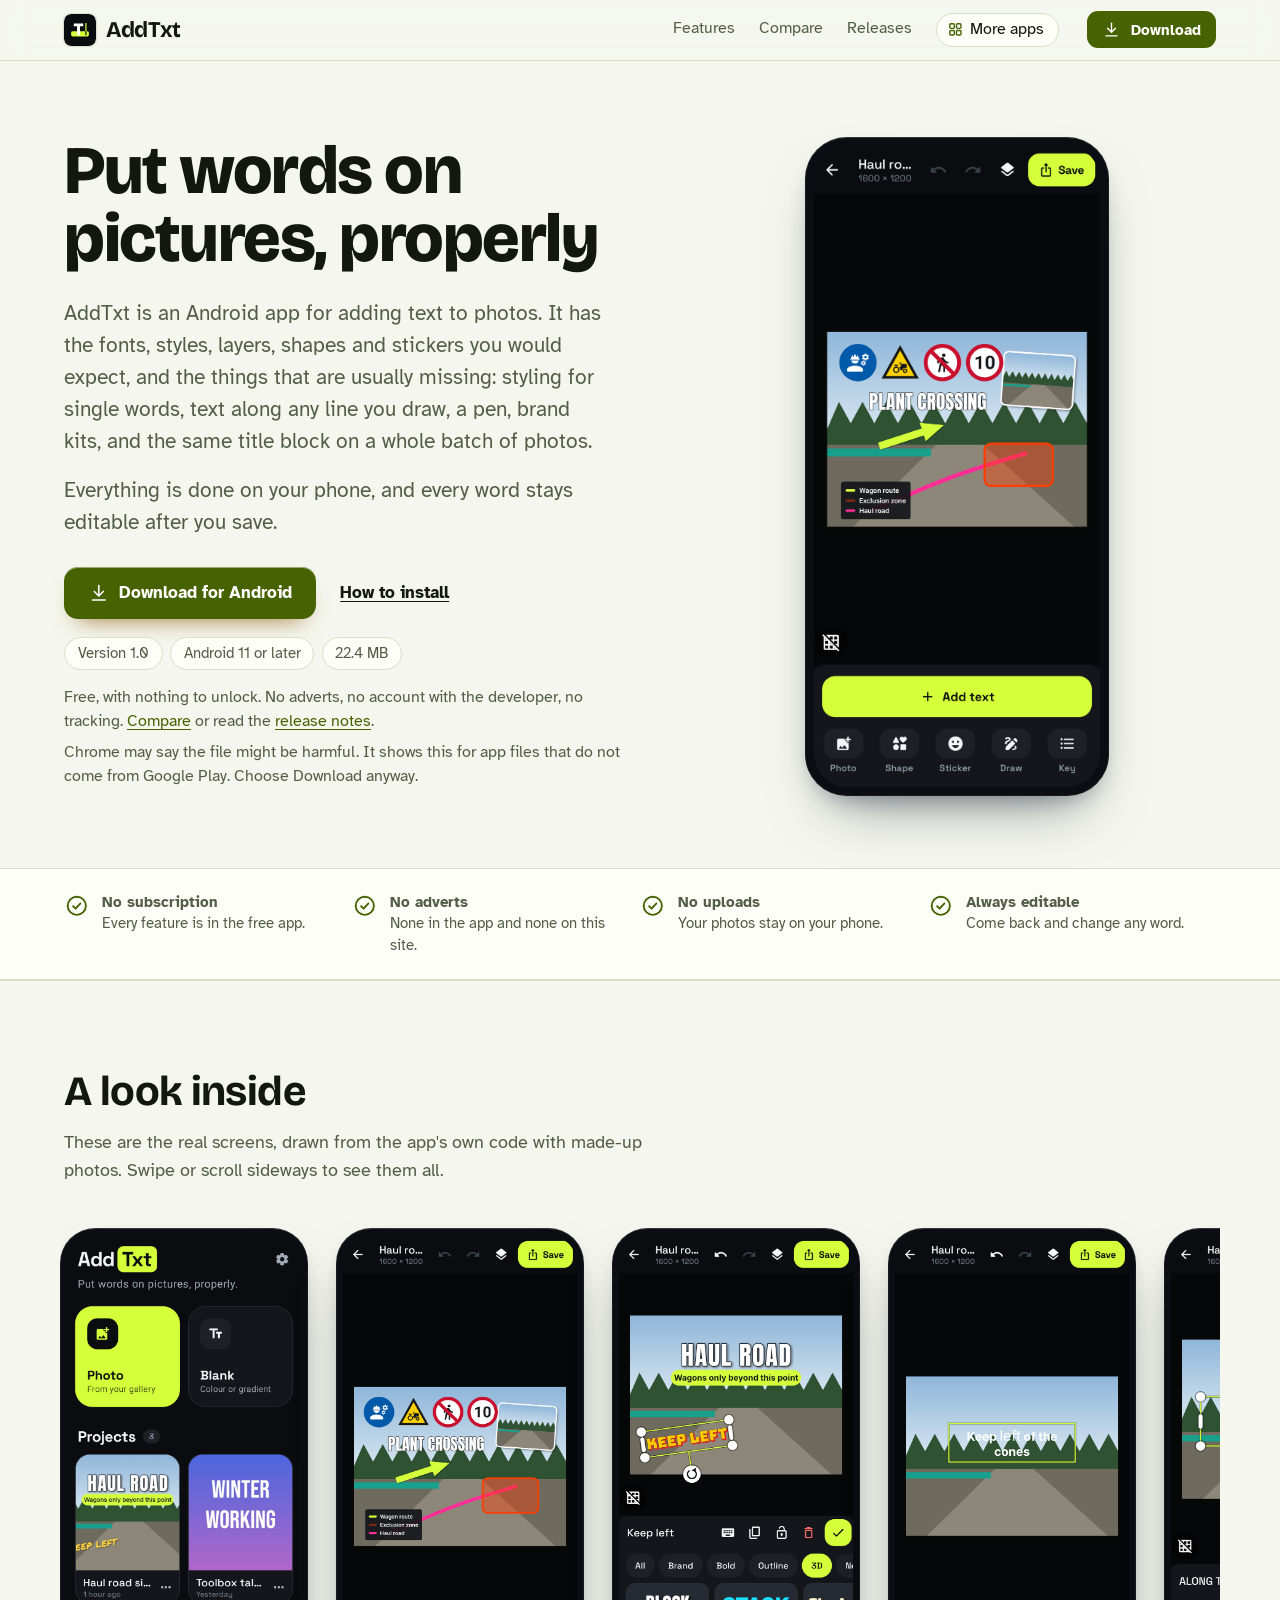
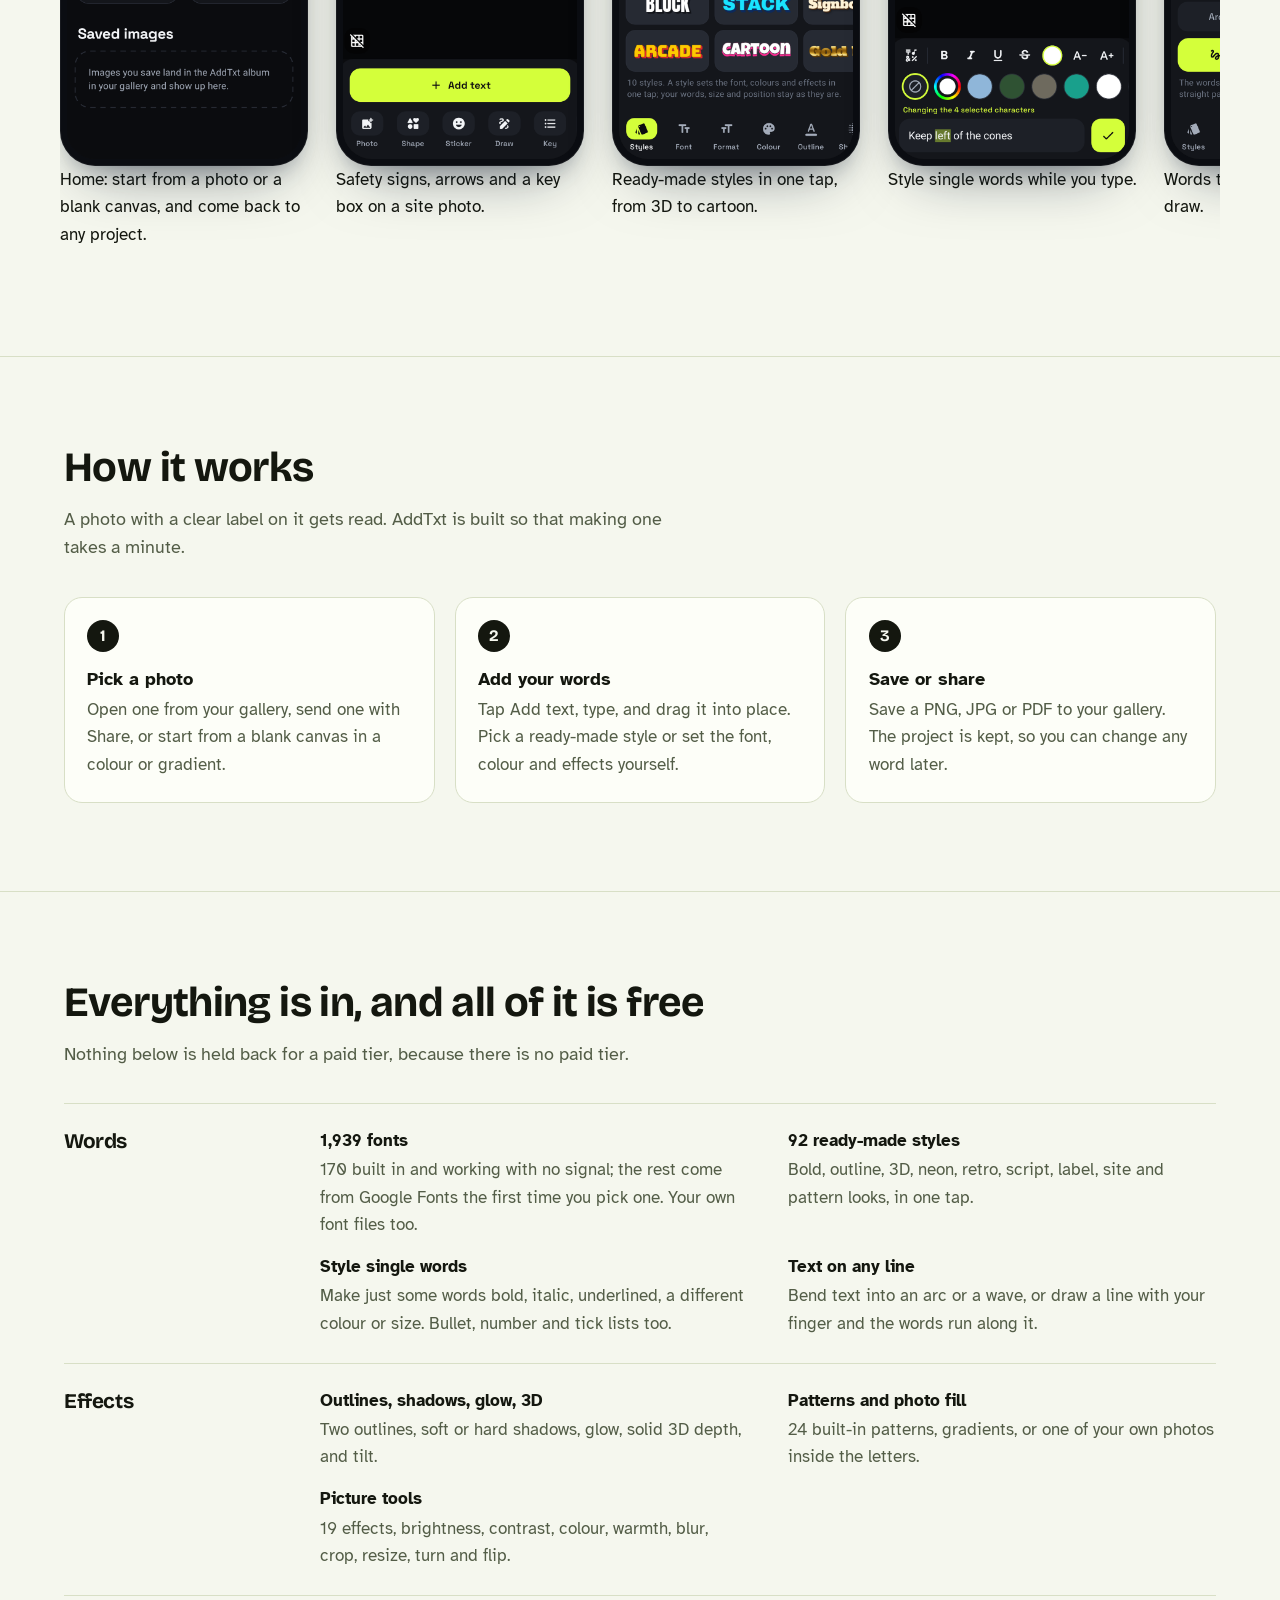
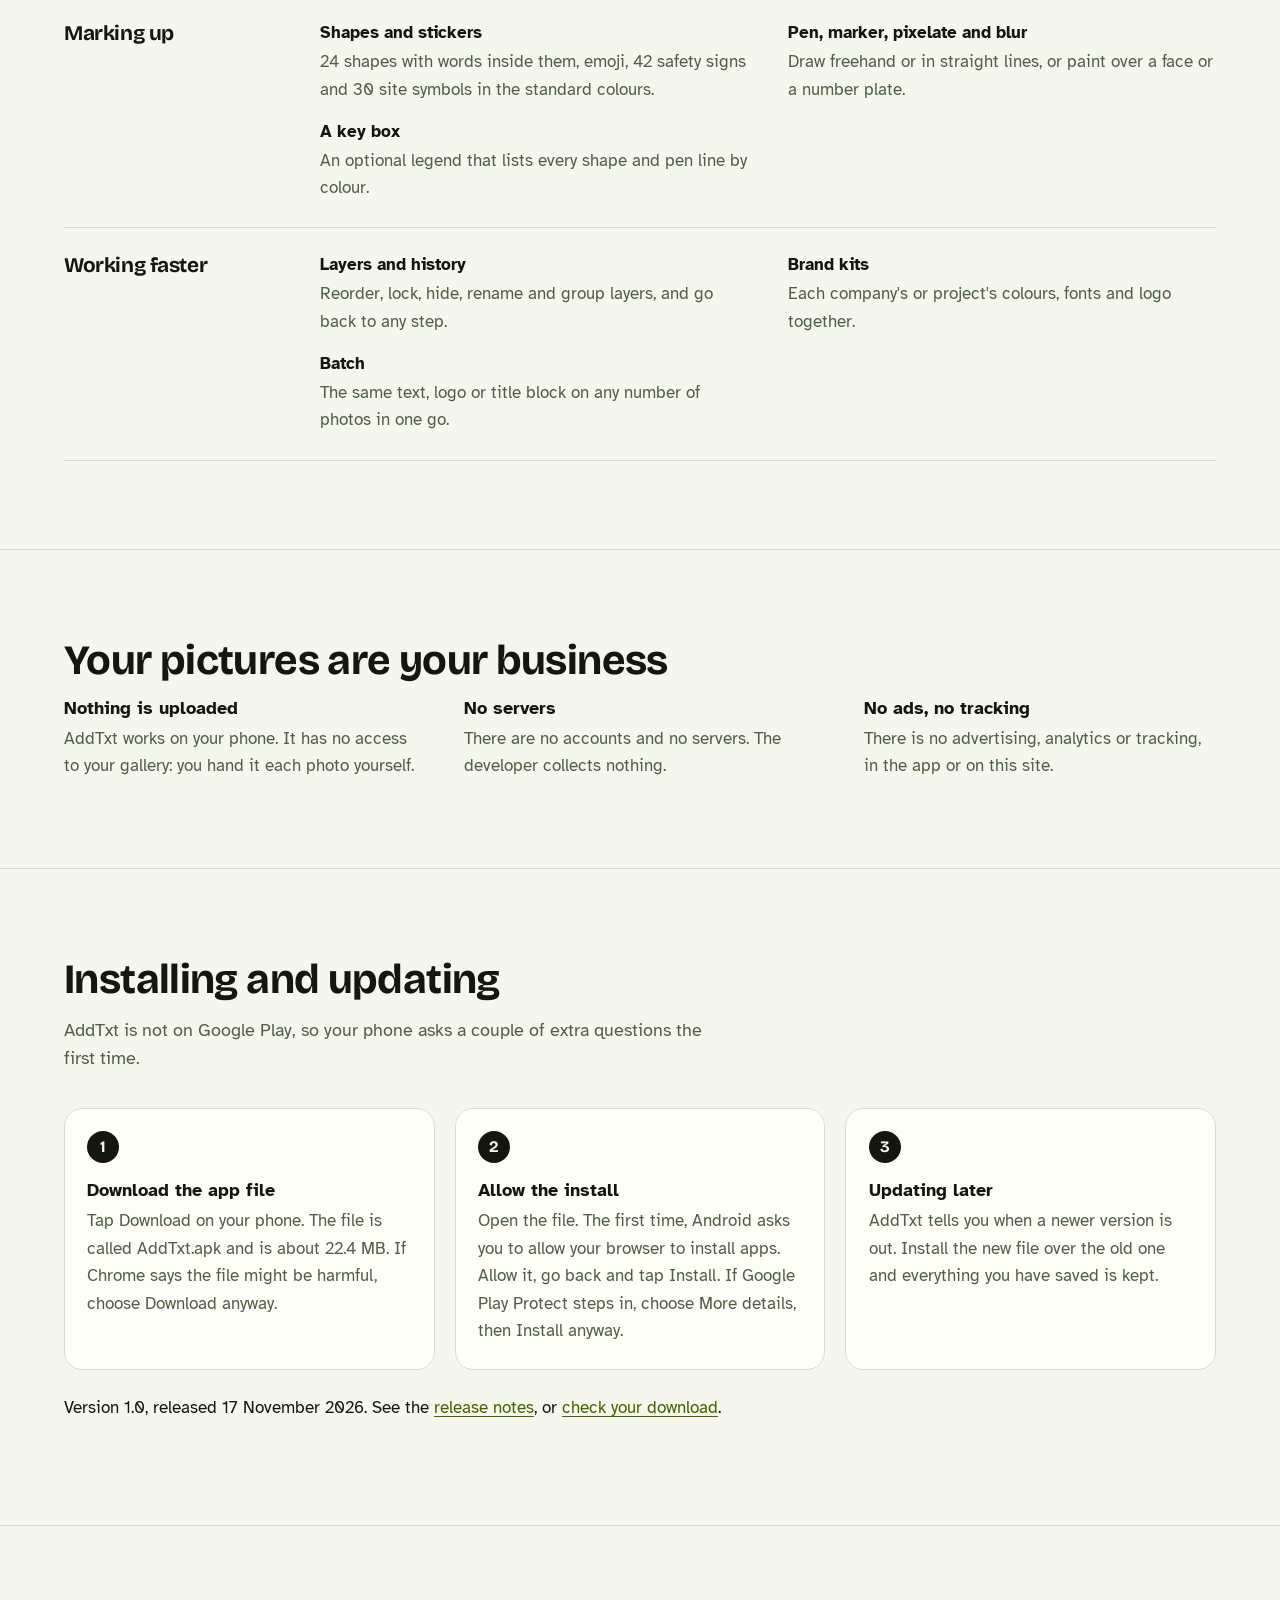
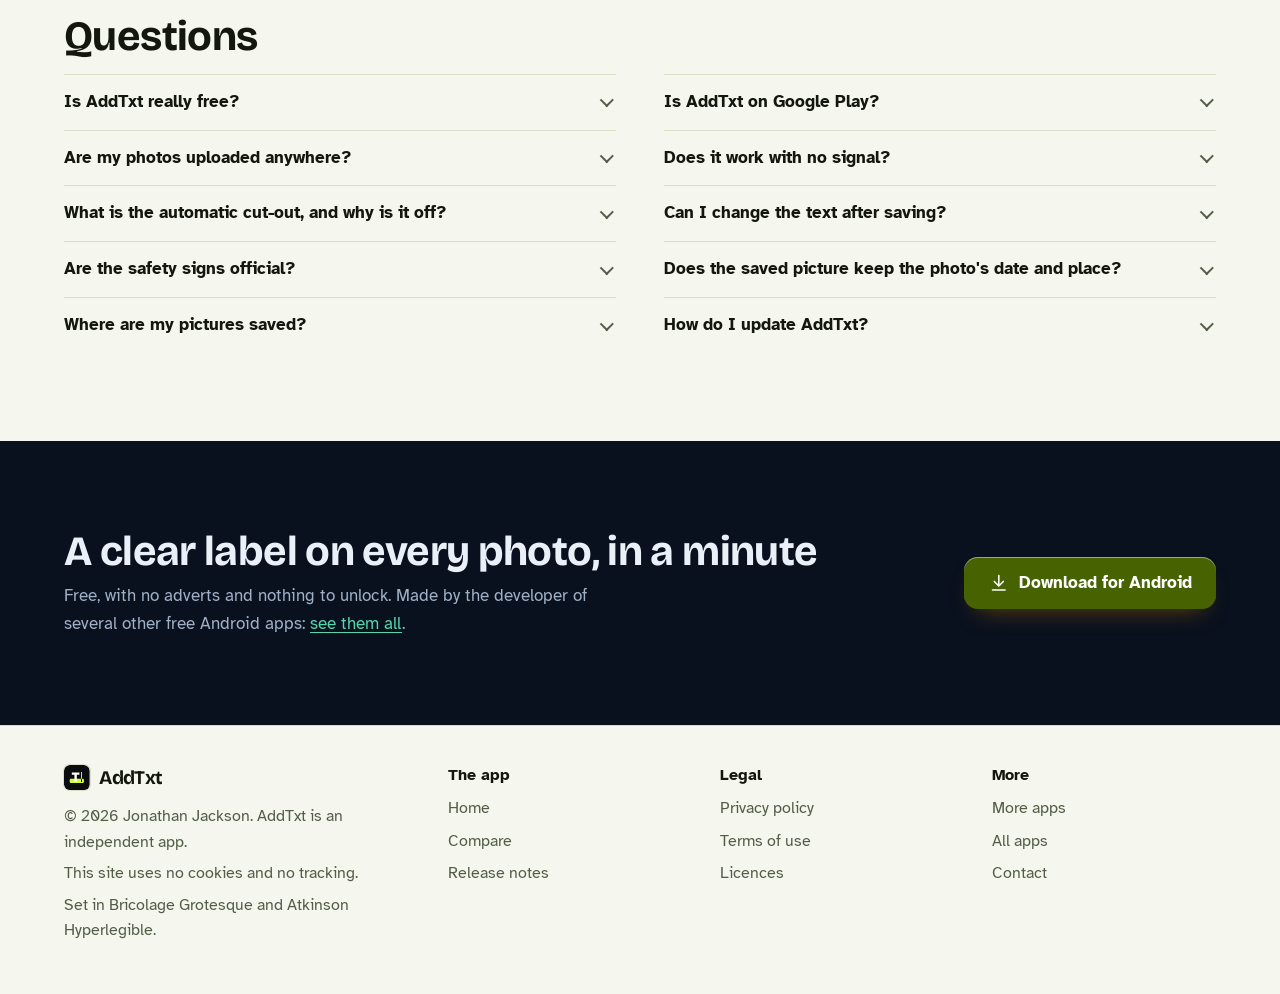
<file: index.html>
<!DOCTYPE html>
<html lang="en-GB">
<head>
<meta charset="utf-8">
<meta name="viewport" content="width=device-width, initial-scale=1">
<title>AddTxt: put words on pictures, properly</title>
<meta name="description" content="AddTxt is a free Android app for adding text to photos: 1,939 fonts, 92 ready-made styles, text along any line, layers, shapes, safety signs, a pen, brand kits and batches. No adverts, no uploads.">
<meta name="author" content="Jonathan Jackson">
<link rel="canonical" href="https://customgpter.github.io/addtxt/">
<meta name="theme-color" content="#f5f7ee" media="(prefers-color-scheme: light)">
<meta name="theme-color" content="#0b0c0f" media="(prefers-color-scheme: dark)">
<meta property="og:type" content="website">
<meta property="og:site_name" content="AddTxt">
<meta property="og:title" content="AddTxt: put words on pictures, properly">
<meta property="og:description" content="AddTxt is a free Android app for adding text to photos: 1,939 fonts, 92 ready-made styles, text along any line, layers, shapes, safety signs, a pen, brand kits and batches. No adverts, no uploads.">
<meta property="og:url" content="https://customgpter.github.io/addtxt/">
<meta property="og:image" content="https://customgpter.github.io/addtxt/assets/og.png">
<meta property="og:image:width" content="1200">
<meta property="og:image:height" content="630">
<meta property="og:image:alt" content="AddTxt&#x27;s editor with a haul road sign written on a site photo">
<meta property="og:locale" content="en_GB">
<meta name="twitter:card" content="summary_large_image">
<link rel="icon" href="./assets/favicon.svg" type="image/svg+xml">
<link rel="apple-touch-icon" href="./assets/apple-touch-icon.png">
<link rel="preload" href="./assets/fonts/bricolage-grotesque-latin.woff2" as="font" type="font/woff2" crossorigin>
<link rel="preload" href="./assets/fonts/atkinson-hyperlegible-latin-400-normal.woff2" as="font" type="font/woff2" crossorigin>
<link rel="stylesheet" href="./assets/site.css?v=1">
<link rel="stylesheet" href="./assets/house.css?v=1">
<link rel="stylesheet" href="./assets/apps-list.css?v=1">
<script src="./assets/apps-list.js?v=1" defer></script>
<script type="application/ld+json">{"@context":"https://schema.org","@type":"SoftwareApplication","name":"AddTxt","url":"https://customgpter.github.io/addtxt/","description":"AddTxt is a free Android app for adding text to photos: 1,939 fonts, 92 ready-made styles, text along any line, layers, shapes, safety signs, a pen, brand kits and batches. No adverts, no uploads.","applicationCategory":"PhotographyApplication","operatingSystem":"Android 11 or later","softwareVersion":"1.0","downloadUrl":"https://github.com/CustomGPTer/addtxt/releases/latest/download/AddTxt.apk","releaseNotes":"https://customgpter.github.io/addtxt/releases.html","offers":{"@type":"Offer","price":"0","priceCurrency":"GBP"},"inLanguage":"en-GB","image":"https://customgpter.github.io/addtxt/assets/og.png","featureList":["1,939 fonts","92 ready-made styles","Style single words","Text on any line","Outlines, shadows, glow, 3D","Patterns and photo fill","Picture tools","Shapes and stickers","Pen, marker, pixelate and blur","A key box","Layers and history","Brand kits"],"author":{"@type":"Person","name":"Jonathan Jackson"}}</script>
<script type="application/ld+json">{"@context":"https://schema.org","@type":"FAQPage","mainEntity":[{"@type":"Question","name":"Is AddTxt really free?","acceptedAnswer":{"@type":"Answer","text":"Yes. There is no paid version, no subscription and no adverts, and nothing in the app is locked."}},{"@type":"Question","name":"Is AddTxt on Google Play?","acceptedAnswer":{"@type":"Answer","text":"No. AddTxt is a personal project and is downloaded from this site as an Android app file. It needs Android 11 or later."}},{"@type":"Question","name":"Are my photos uploaded anywhere?","acceptedAnswer":{"@type":"Answer","text":"No. AddTxt reads and saves pictures on your phone, and it has no servers. It goes online for two things only: to fetch a font you pick, and to look for a newer version of itself."}},{"@type":"Question","name":"Does it work with no signal?","acceptedAnswer":{"@type":"Answer","text":"Yes. The 170 built-in fonts and every tool work offline. Only fonts you have not used before, and the first set-up of the optional automatic cut-out, need the internet."}},{"@type":"Question","name":"What is the automatic cut-out, and why is it off?","acceptedAnswer":{"@type":"Answer","text":"It finds the person or object in a photo by itself. It is made by Google, runs on the phone and never uploads a picture, but Google Play has to download it once and it reports details of the phone and how well it ran to Google. So it stays off, and nothing of it runs, until you switch it on in Settings."}},{"@type":"Question","name":"Can I change the text after saving?","acceptedAnswer":{"@type":"Answer","text":"Yes. Saving makes a picture in your gallery, and the project stays in AddTxt with every layer still editable."}},{"@type":"Question","name":"Are the safety signs official?","acceptedAnswer":{"@type":"Answer","text":"No. They use the standard colours and outlines with general pictograms, which is right for a briefing slide, a plan or a marked-up photo. They are not the official artwork and are no substitute for the printed signs a site needs."}},{"@type":"Question","name":"Does the saved picture keep the photo's date and place?","acceptedAnswer":{"@type":"Answer","text":"By default, yes, so it sorts beside the original. One switch in Settings removes them from everything you save, which is worth doing before sharing outside your team."}},{"@type":"Question","name":"Where are my pictures saved?","acceptedAnswer":{"@type":"Answer","text":"Pictures go to the AddTxt album in Pictures, and PDFs to Documents, AddTxt. Projects are kept inside the app and are not backed up anywhere."}},{"@type":"Question","name":"How do I update AddTxt?","acceptedAnswer":{"@type":"Answer","text":"AddTxt tells you on its home screen when a newer version is out. Download it from this site and install it over the one you have. Your projects and settings are kept."}}]}</script>
</head>
<body>
<a class="skip" href="#main">Skip to content</a>
<header class="masthead">
<div class="wrap">
<a class="brand" href="./" aria-label="AddTxt home"><svg viewBox="0 0 108 108" aria-hidden="true"><rect width="108" height="108" rx="24" fill="#0b0c0f"/><path fill="#d4ff3a" d="M29 58h50a5 5 0 0 1 5 5v8a5 5 0 0 1-5 5H29a5 5 0 0 1-5-5v-8a5 5 0 0 1 5-5z"/><path fill="#fff" d="M33 32h32v9H54v31H44V41H33z"/><path fill="#d4ff3a" d="M72 30h4v28h-4z"/><path fill="#0b0c0f" d="M72 58h4v14h-4z"/></svg><span>AddTxt</span></a>
<nav aria-label="Main"><ul><li><a href="./#features">Features</a></li><li><a href="./compare.html">Compare</a></li><li><a href="./releases.html">Releases</a></li><li><a class="more-apps" href="./more-apps.html"><svg class="ico" viewBox="0 0 24 24" aria-hidden="true"><rect x="4" y="4" width="6.5" height="6.5" rx="1.6"/><rect x="13.5" y="4" width="6.5" height="6.5" rx="1.6"/><rect x="4" y="13.5" width="6.5" height="6.5" rx="1.6"/><rect x="13.5" y="13.5" width="6.5" height="6.5" rx="1.6"/></svg>More apps</a></li></ul></nav>
<a class="button small" href="https://github.com/CustomGPTer/addtxt/releases/latest/download/AddTxt.apk"><svg class="ico" viewBox="0 0 24 24" aria-hidden="true"><path d="M12 4v11"/><path d="M7 10.5l5 5 5-5"/><path d="M5 20h14"/></svg>Download</a>
</div>
</header>
<main id="main">
<div class="hero">
<div class="wrap hero-grid">
<div class="hero-copy">
<h1>Put words on pictures, properly</h1>
<p class="lede">AddTxt is an Android app for adding text to photos. It has the fonts, styles, layers, shapes and stickers you would expect, and the things that are usually missing: styling for single words, text along any line you draw, a pen, brand kits, and the same title block on a whole batch of photos.</p><p class="lede">Everything is done on your phone, and every word stays editable after you save.</p>

<p class="get" id="download"><a class="button" href="https://github.com/CustomGPTer/addtxt/releases/latest/download/AddTxt.apk"><svg class="ico" viewBox="0 0 24 24" aria-hidden="true"><path d="M12 4v11"/><path d="M7 10.5l5 5 5-5"/><path d="M5 20h14"/></svg>Download for Android</a><a class="aside" href="#install">How to install</a></p>
<ul class="pills"><li>Version 1.0</li><li>Android 11 or later</li><li>22.4 MB</li></ul>
<p class="facts">Free, with nothing to unlock. No adverts, no account with the developer, no tracking. <a href="compare.html">Compare</a> or read the <a href="releases.html">release notes</a>.</p>
<p class="facts">Chrome may say the file might be harmful. It shows this for app files that do not come from Google Play. Choose Download anyway.</p>
</div>
<div class="hero-phone"><div class="phone"><img src="./assets/screens/signs.png" alt="Safety signs, arrows and a key box on a site photo." width="393" height="852" fetchpriority="high"></div></div>
</div>
</div>

<section class="promises" aria-label="In short">
<div class="wrap"><ul><li><svg class="ico" viewBox="0 0 24 24" aria-hidden="true"><circle cx="12" cy="12" r="8.5"/><path d="M8.6 12.4l2.3 2.3 4.5-4.9"/></svg><span><b>No subscription</b><span>Every feature is in the free app.</span></span></li><li><svg class="ico" viewBox="0 0 24 24" aria-hidden="true"><circle cx="12" cy="12" r="8.5"/><path d="M8.6 12.4l2.3 2.3 4.5-4.9"/></svg><span><b>No adverts</b><span>None in the app and none on this site.</span></span></li><li><svg class="ico" viewBox="0 0 24 24" aria-hidden="true"><circle cx="12" cy="12" r="8.5"/><path d="M8.6 12.4l2.3 2.3 4.5-4.9"/></svg><span><b>No uploads</b><span>Your photos stay on your phone.</span></span></li><li><svg class="ico" viewBox="0 0 24 24" aria-hidden="true"><circle cx="12" cy="12" r="8.5"/><path d="M8.6 12.4l2.3 2.3 4.5-4.9"/></svg><span><b>Always editable</b><span>Come back and change any word.</span></span></li></ul></div>
</section>

<section id="screens" aria-labelledby="screens-h">
<div class="wrap">
<h2 id="screens-h">A look inside</h2>
<p class="intro">These are the real screens, drawn from the app&#x27;s own code with made-up photos. Swipe or scroll sideways to see them all.</p>
<div class="gallery" tabindex="0" role="region" aria-label="Screens from AddTxt"><figure class="shot"><div class="phone"><img src="./assets/screens/home.png" alt="Home: start from a photo or a blank canvas, and come back to any project." width="393" height="852" loading="eager" decoding="async"></div><figcaption>Home: start from a photo or a blank canvas, and come back to any project.</figcaption></figure><figure class="shot"><div class="phone"><img src="./assets/screens/signs.png" alt="Safety signs, arrows and a key box on a site photo." width="393" height="852" loading="eager" decoding="async"></div><figcaption>Safety signs, arrows and a key box on a site photo.</figcaption></figure><figure class="shot"><div class="phone"><img src="./assets/screens/styles.png" alt="Ready-made styles in one tap, from 3D to cartoon." width="393" height="852" loading="eager" decoding="async"></div><figcaption>Ready-made styles in one tap, from 3D to cartoon.</figcaption></figure><figure class="shot"><div class="phone"><img src="./assets/screens/words.png" alt="Style single words while you type." width="393" height="852" loading="eager" decoding="async"></div><figcaption>Style single words while you type.</figcaption></figure><figure class="shot"><div class="phone"><img src="./assets/screens/line.png" alt="Words that run along a line you draw." width="393" height="852" loading="eager" decoding="async"></div><figcaption>Words that run along a line you draw.</figcaption></figure><figure class="shot"><div class="phone"><img src="./assets/screens/stickers.png" alt="Safety signs and symbols in the standard colours." width="393" height="852" loading="eager" decoding="async"></div><figcaption>Safety signs and symbols in the standard colours.</figcaption></figure><figure class="shot"><div class="phone"><img src="./assets/screens/layers.png" alt="Layers you can reorder, lock, hide and group." width="393" height="852" loading="eager" decoding="async"></div><figcaption>Layers you can reorder, lock, hide and group.</figcaption></figure><figure class="shot"><div class="phone"><img src="./assets/screens/save.png" alt="Save as PNG, JPG or PDF, or put the same layers on more photos." width="393" height="852" loading="eager" decoding="async"></div><figcaption>Save as PNG, JPG or PDF, or put the same layers on more photos.</figcaption></figure></div>
</div>
</section>

<section id="how" aria-labelledby="how-h">
<div class="wrap">
<h2 id="how-h">How it works</h2>
<p class="intro">A photo with a clear label on it gets read. AddTxt is built so that making one takes a minute.</p>
<ol class="steps"><li><h3>Pick a photo</h3><p>Open one from your gallery, send one with Share, or start from a blank canvas in a colour or gradient.</p></li><li><h3>Add your words</h3><p>Tap Add text, type, and drag it into place. Pick a ready-made style or set the font, colour and effects yourself.</p></li><li><h3>Save or share</h3><p>Save a PNG, JPG or PDF to your gallery. The project is kept, so you can change any word later.</p></li></ol>
</div>
</section>

<section id="features" aria-labelledby="features-h">
<div class="wrap">
<h2 id="features-h">Everything is in, and all of it is free</h2>
<p class="intro">Nothing below is held back for a paid tier, because there is no paid tier.</p>
<div class="groups"><div class="group"><h3>Words</h3><dl><div><dt>1,939 fonts</dt><dd>170 built in and working with no signal; the rest come from Google Fonts the first time you pick one. Your own font files too.</dd></div><div><dt>92 ready-made styles</dt><dd>Bold, outline, 3D, neon, retro, script, label, site and pattern looks, in one tap.</dd></div><div><dt>Style single words</dt><dd>Make just some words bold, italic, underlined, a different colour or size. Bullet, number and tick lists too.</dd></div><div><dt>Text on any line</dt><dd>Bend text into an arc or a wave, or draw a line with your finger and the words run along it.</dd></div></dl></div><div class="group"><h3>Effects</h3><dl><div><dt>Outlines, shadows, glow, 3D</dt><dd>Two outlines, soft or hard shadows, glow, solid 3D depth, and tilt.</dd></div><div><dt>Patterns and photo fill</dt><dd>24 built-in patterns, gradients, or one of your own photos inside the letters.</dd></div><div><dt>Picture tools</dt><dd>19 effects, brightness, contrast, colour, warmth, blur, crop, resize, turn and flip.</dd></div></dl></div><div class="group"><h3>Marking up</h3><dl><div><dt>Shapes and stickers</dt><dd>24 shapes with words inside them, emoji, 42 safety signs and 30 site symbols in the standard colours.</dd></div><div><dt>Pen, marker, pixelate and blur</dt><dd>Draw freehand or in straight lines, or paint over a face or a number plate.</dd></div><div><dt>A key box</dt><dd>An optional legend that lists every shape and pen line by colour.</dd></div></dl></div><div class="group"><h3>Working faster</h3><dl><div><dt>Layers and history</dt><dd>Reorder, lock, hide, rename and group layers, and go back to any step.</dd></div><div><dt>Brand kits</dt><dd>Each company's or project's colours, fonts and logo together.</dd></div><div><dt>Batch</dt><dd>The same text, logo or title block on any number of photos in one go.</dd></div></dl></div></div>
</div>
</section>

<section id="privacy" aria-labelledby="privacy-h">
<div class="wrap">
<h2 id="privacy-h">Your pictures are your business</h2>
<ul class="plain"><li><h3>Nothing is uploaded</h3><p>AddTxt works on your phone. It has no access to your gallery: you hand it each photo yourself.</p></li><li><h3>No servers</h3><p>There are no accounts and no servers. The developer collects nothing.</p></li><li><h3>No ads, no tracking</h3><p>There is no advertising, analytics or tracking, in the app or on this site.</p></li></ul>
</div>
</section>

<section id="install" aria-labelledby="install-h">
<div class="wrap">
<h2 id="install-h">Installing and updating</h2>
<p class="intro">AddTxt is not on Google Play, so your phone asks a couple of extra questions the first time.</p>
<ol class="steps"><li><h3>Download the app file</h3><p>Tap Download on your phone. The file is called AddTxt.apk and is about 22.4 MB. If Chrome says the file might be harmful, choose Download anyway.</p></li><li><h3>Allow the install</h3><p>Open the file. The first time, Android asks you to allow your browser to install apps. Allow it, go back and tap Install. If Google Play Protect steps in, choose More details, then Install anyway.</p></li><li><h3>Updating later</h3><p>AddTxt tells you when a newer version is out. Install the new file over the old one and everything you have saved is kept.</p></li></ol>
<p class="after-table">Version 1.0, released 17 November 2026. See the <a href="releases.html">release notes</a>, or <a href="releases.html#checking">check your download</a>.</p>
</div>
</section>

<section id="questions" aria-labelledby="questions-h">
<div class="wrap">
<h2 id="questions-h">Questions</h2>
<div class="faq"><details><summary>Is AddTxt really free?</summary><p>Yes. There is no paid version, no subscription and no adverts, and nothing in the app is locked.</p></details><details><summary>Is AddTxt on Google Play?</summary><p>No. AddTxt is a personal project and is downloaded from this site as an Android app file. It needs Android 11 or later.</p></details><details><summary>Are my photos uploaded anywhere?</summary><p>No. AddTxt reads and saves pictures on your phone, and it has no servers. It goes online for two things only: to fetch a font you pick, and to look for a newer version of itself.</p></details><details><summary>Does it work with no signal?</summary><p>Yes. The 170 built-in fonts and every tool work offline. Only fonts you have not used before, and the first set-up of the optional automatic cut-out, need the internet.</p></details><details><summary>What is the automatic cut-out, and why is it off?</summary><p>It finds the person or object in a photo by itself. It is made by Google, runs on the phone and never uploads a picture, but Google Play has to download it once and it reports details of the phone and how well it ran to Google. So it stays off, and nothing of it runs, until you switch it on in Settings.</p></details><details><summary>Can I change the text after saving?</summary><p>Yes. Saving makes a picture in your gallery, and the project stays in AddTxt with every layer still editable.</p></details><details><summary>Are the safety signs official?</summary><p>No. They use the standard colours and outlines with general pictograms, which is right for a briefing slide, a plan or a marked-up photo. They are not the official artwork and are no substitute for the printed signs a site needs.</p></details><details><summary>Does the saved picture keep the photo&#x27;s date and place?</summary><p>By default, yes, so it sorts beside the original. One switch in Settings removes them from everything you save, which is worth doing before sharing outside your team.</p></details><details><summary>Where are my pictures saved?</summary><p>Pictures go to the AddTxt album in Pictures, and PDFs to Documents, AddTxt. Projects are kept inside the app and are not backed up anywhere.</p></details><details><summary>How do I update AddTxt?</summary><p>AddTxt tells you on its home screen when a newer version is out. Download it from this site and install it over the one you have. Your projects and settings are kept.</p></details></div>
</div>
</section>

<section class="closing" aria-labelledby="closing-h">
<div class="wrap">
<div><h2 id="closing-h">A clear label on every photo, in a minute</h2><p>Free, with no adverts and nothing to unlock. Made by the developer of several other free Android apps: <a href="more-apps.html">see them all</a>.</p></div>
<a class="button" href="https://github.com/CustomGPTer/addtxt/releases/latest/download/AddTxt.apk"><svg class="ico" viewBox="0 0 24 24" aria-hidden="true"><path d="M12 4v11"/><path d="M7 10.5l5 5 5-5"/><path d="M5 20h14"/></svg>Download for Android</a>
</div>
</section>
</main>
<footer class="colophon">
<div class="wrap">
<div>
<a class="brand" href="./" aria-label="AddTxt home"><svg viewBox="0 0 108 108" aria-hidden="true"><rect width="108" height="108" rx="24" fill="#0b0c0f"/><path fill="#d4ff3a" d="M29 58h50a5 5 0 0 1 5 5v8a5 5 0 0 1-5 5H29a5 5 0 0 1-5-5v-8a5 5 0 0 1 5-5z"/><path fill="#fff" d="M33 32h32v9H54v31H44V41H33z"/><path fill="#d4ff3a" d="M72 30h4v28h-4z"/><path fill="#0b0c0f" d="M72 58h4v14h-4z"/></svg><span>AddTxt</span></a>
<p>&copy; 2026 Jonathan Jackson. AddTxt is an independent app.</p>
<p>This site uses no cookies and no tracking.</p>
<p>Set in Bricolage Grotesque and Atkinson Hyperlegible.</p>
</div>
<nav aria-label="The app"><h2>The app</h2><ul>
<li><a href="./">Home</a></li>
<li><a href="./compare.html">Compare</a></li>
<li><a href="./releases.html">Release notes</a></li>

</ul></nav>
<nav aria-label="Legal"><h2>Legal</h2><ul>
<li><a href="./privacy.html">Privacy policy</a></li>
<li><a href="./terms.html">Terms of use</a></li>
<li><a href="./licences.html">Licences</a></li>
</ul></nav>
<nav aria-label="More"><h2>More</h2><ul>
<li><a href="./more-apps.html">More apps</a></li>
<li><a href="https://customgpter.github.io/">All apps</a></li>
<li><a href="https://github.com/CustomGPTer/addtxt/issues">Contact</a></li>
</ul></nav>
</div>
</footer>
</body>
</html>
</file>
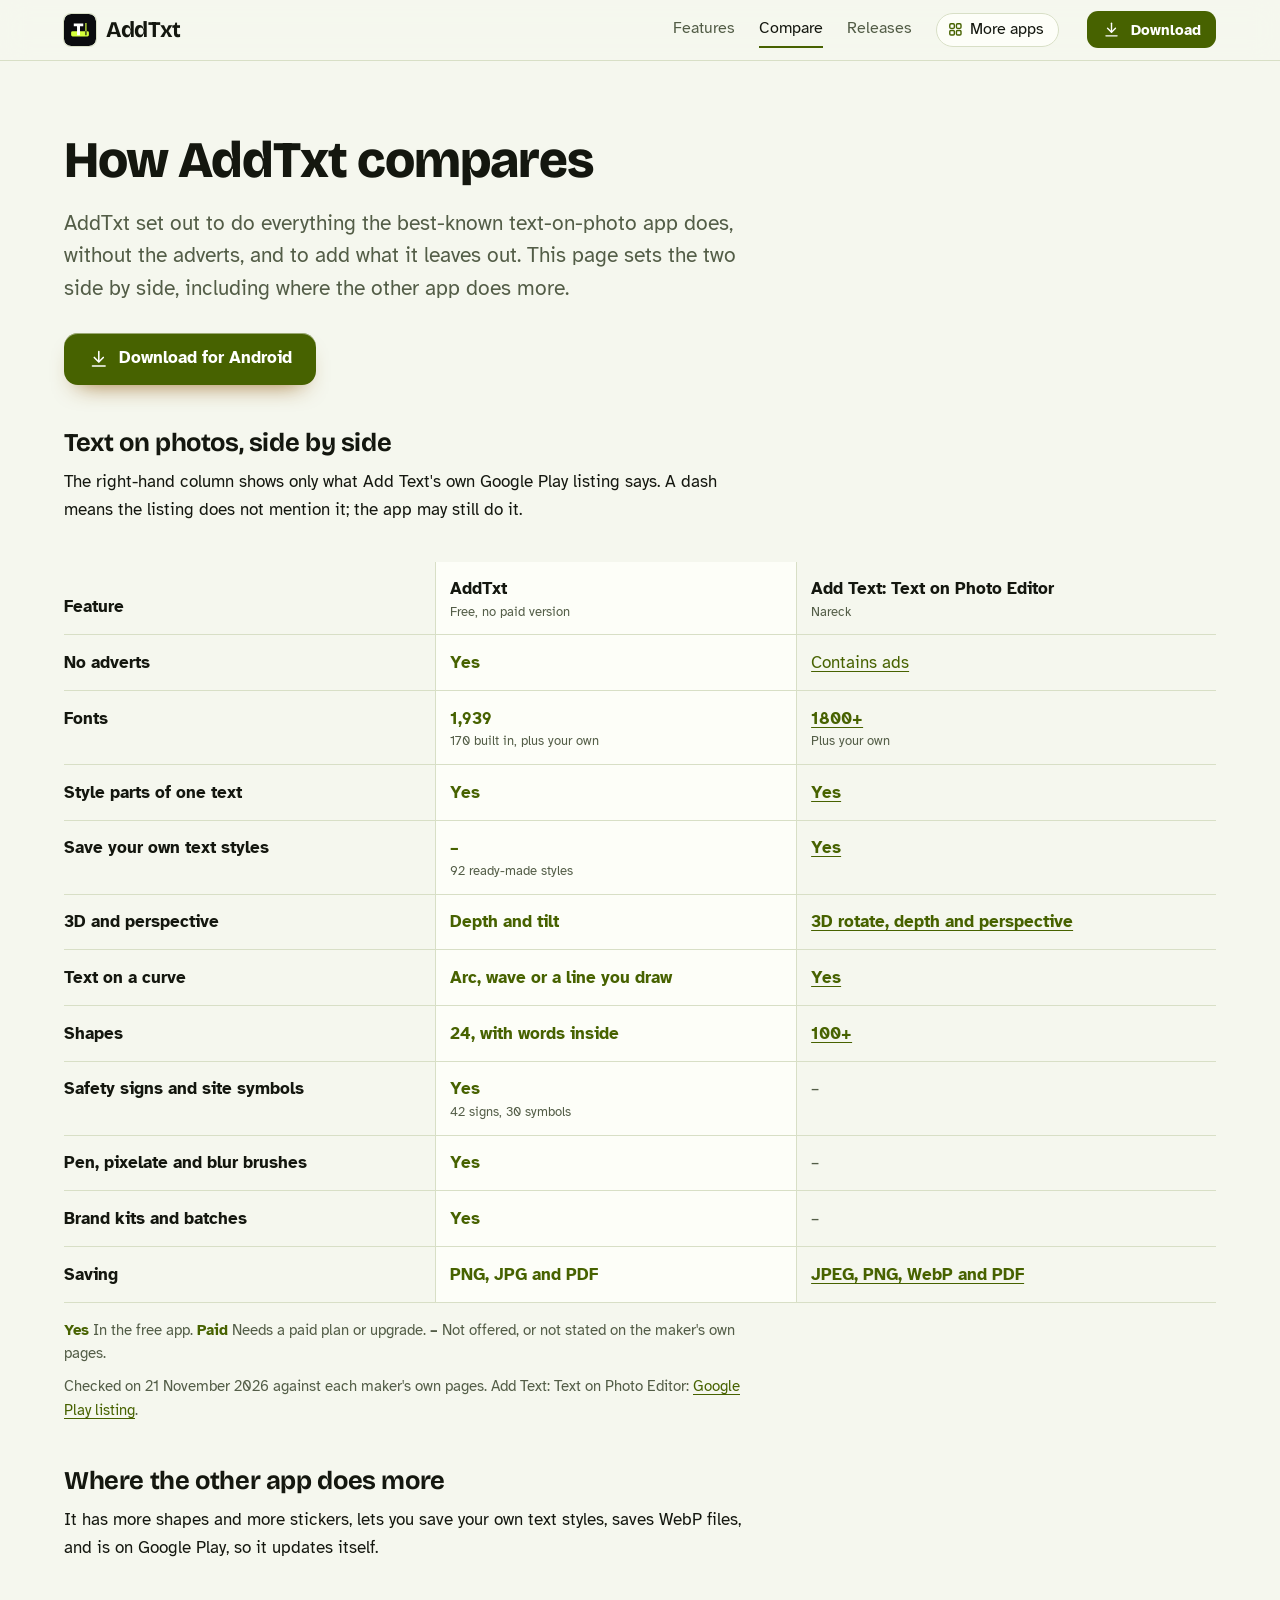
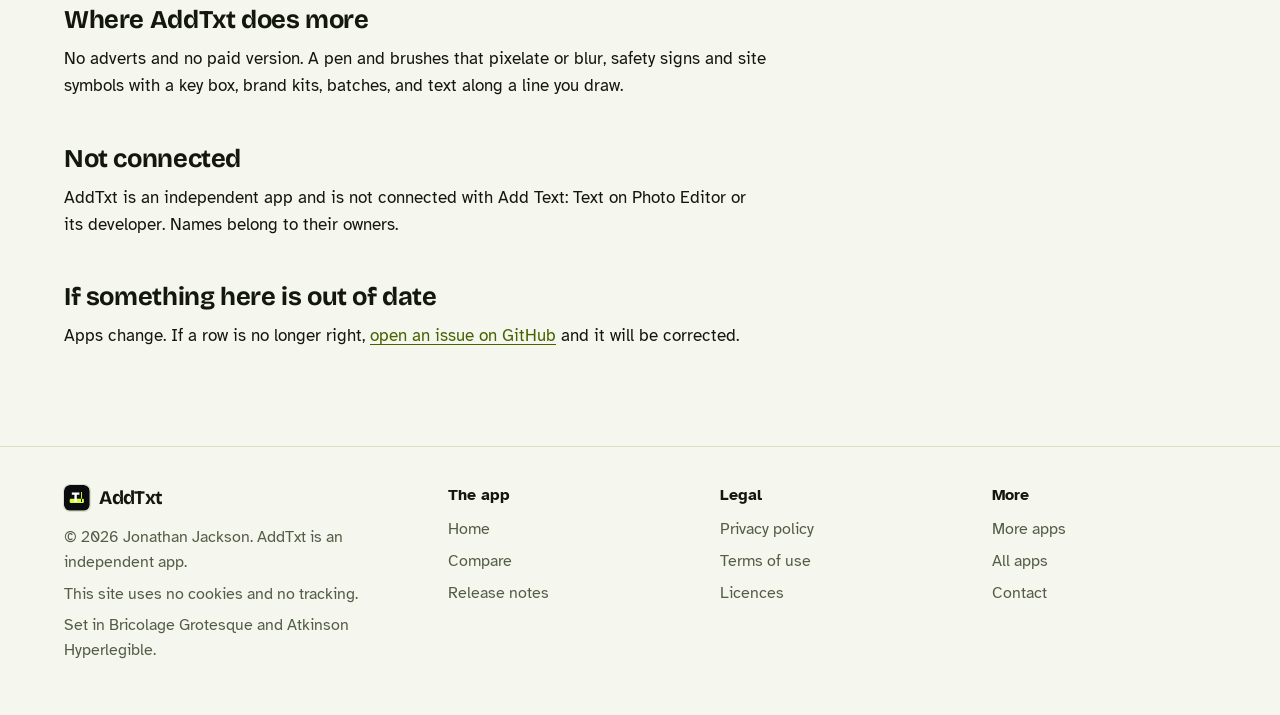
<file: compare.html>
<!DOCTYPE html>
<html lang="en-GB">
<head>
<meta charset="utf-8">
<meta name="viewport" content="width=device-width, initial-scale=1">
<title>AddTxt compared with Add Text: Text on Photo Editor</title>
<meta name="description" content="How AddTxt compares with Add Text: Text on Photo Editor, row by row, taken from that app&#x27;s own Google Play listing, including where it does more.">
<meta name="author" content="Jonathan Jackson">
<link rel="canonical" href="https://customgpter.github.io/addtxt/compare.html">
<meta name="theme-color" content="#f5f7ee" media="(prefers-color-scheme: light)">
<meta name="theme-color" content="#0b0c0f" media="(prefers-color-scheme: dark)">
<meta property="og:type" content="website">
<meta property="og:site_name" content="AddTxt">
<meta property="og:title" content="AddTxt compared with Add Text: Text on Photo Editor">
<meta property="og:description" content="How AddTxt compares with Add Text: Text on Photo Editor, row by row, taken from that app&#x27;s own Google Play listing, including where it does more.">
<meta property="og:url" content="https://customgpter.github.io/addtxt/compare.html">
<meta property="og:image" content="https://customgpter.github.io/addtxt/assets/og.png">
<meta property="og:image:width" content="1200">
<meta property="og:image:height" content="630">
<meta property="og:image:alt" content="AddTxt&#x27;s editor with a haul road sign written on a site photo">
<meta property="og:locale" content="en_GB">
<meta name="twitter:card" content="summary_large_image">
<link rel="icon" href="./assets/favicon.svg" type="image/svg+xml">
<link rel="apple-touch-icon" href="./assets/apple-touch-icon.png">
<link rel="preload" href="./assets/fonts/bricolage-grotesque-latin.woff2" as="font" type="font/woff2" crossorigin>
<link rel="preload" href="./assets/fonts/atkinson-hyperlegible-latin-400-normal.woff2" as="font" type="font/woff2" crossorigin>
<link rel="stylesheet" href="./assets/site.css?v=1">
<link rel="stylesheet" href="./assets/house.css?v=1">
<link rel="stylesheet" href="./assets/apps-list.css?v=1">
<script src="./assets/apps-list.js?v=1" defer></script>
</head>
<body>
<a class="skip" href="#main">Skip to content</a>
<header class="masthead">
<div class="wrap">
<a class="brand" href="./" aria-label="AddTxt home"><svg viewBox="0 0 108 108" aria-hidden="true"><rect width="108" height="108" rx="24" fill="#0b0c0f"/><path fill="#d4ff3a" d="M29 58h50a5 5 0 0 1 5 5v8a5 5 0 0 1-5 5H29a5 5 0 0 1-5-5v-8a5 5 0 0 1 5-5z"/><path fill="#fff" d="M33 32h32v9H54v31H44V41H33z"/><path fill="#d4ff3a" d="M72 30h4v28h-4z"/><path fill="#0b0c0f" d="M72 58h4v14h-4z"/></svg><span>AddTxt</span></a>
<nav aria-label="Main"><ul><li><a href="./#features">Features</a></li><li><a href="./compare.html" aria-current="page">Compare</a></li><li><a href="./releases.html">Releases</a></li><li><a class="more-apps" href="./more-apps.html"><svg class="ico" viewBox="0 0 24 24" aria-hidden="true"><rect x="4" y="4" width="6.5" height="6.5" rx="1.6"/><rect x="13.5" y="4" width="6.5" height="6.5" rx="1.6"/><rect x="4" y="13.5" width="6.5" height="6.5" rx="1.6"/><rect x="13.5" y="13.5" width="6.5" height="6.5" rx="1.6"/></svg>More apps</a></li></ul></nav>
<a class="button small" href="https://github.com/CustomGPTer/addtxt/releases/latest/download/AddTxt.apk"><svg class="ico" viewBox="0 0 24 24" aria-hidden="true"><path d="M12 4v11"/><path d="M7 10.5l5 5 5-5"/><path d="M5 20h14"/></svg>Download</a>
</div>
</header>
<main id="main" class="doc">
<div class="wrap">
<div class="measure">
<h1>How AddTxt compares</h1>
<p class="lede">AddTxt set out to do everything the best-known text-on-photo app does, without the adverts, and to add what it leaves out. This page sets the two side by side, including where the other app does more.</p>
<p class="get"><a class="button" href="https://github.com/CustomGPTer/addtxt/releases/latest/download/AddTxt.apk"><svg class="ico" viewBox="0 0 24 24" aria-hidden="true"><path d="M12 4v11"/><path d="M7 10.5l5 5 5-5"/><path d="M5 20h14"/></svg>Download for Android</a></p>
<h2 id="table">Text on photos, side by side</h2>
<p>The right-hand column shows only what Add Text's own Google Play listing says. A dash means the listing does not mention it; the app may still do it.</p>
</div>
<div class="scroll">
<table class="cmp">
<thead><tr><th scope="col">Feature</th><th scope="col" class="ours">AddTxt<small>Free, no paid version</small></th><th scope="col">Add Text: Text on Photo Editor<small>Nareck</small></th></tr></thead>
<tbody>
<tr><th scope="row">No adverts</th><td class="yes ours"><span class="app">AddTxt</span><span class="v">Yes</span></td><td class="na"><span class="app">Add Text: Text on Photo Editor</span><span class="v"><a href="https://play.google.com/store/apps/details?id=com.nand.addtext">Contains ads</a></span></td></tr>
<tr><th scope="row">Fonts</th><td class="yes ours"><span class="app">AddTxt</span><span class="v">1,939<small>170 built in, plus your own</small></span></td><td class="yes"><span class="app">Add Text: Text on Photo Editor</span><span class="v"><a href="https://play.google.com/store/apps/details?id=com.nand.addtext">1800+</a><small>Plus your own</small></span></td></tr>
<tr><th scope="row">Style parts of one text</th><td class="yes ours"><span class="app">AddTxt</span><span class="v">Yes</span></td><td class="yes"><span class="app">Add Text: Text on Photo Editor</span><span class="v"><a href="https://play.google.com/store/apps/details?id=com.nand.addtext">Yes</a></span></td></tr>
<tr><th scope="row">Save your own text styles</th><td class="yes ours"><span class="app">AddTxt</span><span class="v">&ndash;<small>92 ready-made styles</small></span></td><td class="yes"><span class="app">Add Text: Text on Photo Editor</span><span class="v"><a href="https://play.google.com/store/apps/details?id=com.nand.addtext">Yes</a></span></td></tr>
<tr><th scope="row">3D and perspective</th><td class="yes ours"><span class="app">AddTxt</span><span class="v">Depth and tilt</span></td><td class="yes"><span class="app">Add Text: Text on Photo Editor</span><span class="v"><a href="https://play.google.com/store/apps/details?id=com.nand.addtext">3D rotate, depth and perspective</a></span></td></tr>
<tr><th scope="row">Text on a curve</th><td class="yes ours"><span class="app">AddTxt</span><span class="v">Arc, wave or a line you draw</span></td><td class="yes"><span class="app">Add Text: Text on Photo Editor</span><span class="v"><a href="https://play.google.com/store/apps/details?id=com.nand.addtext">Yes</a></span></td></tr>
<tr><th scope="row">Shapes</th><td class="yes ours"><span class="app">AddTxt</span><span class="v">24, with words inside</span></td><td class="yes"><span class="app">Add Text: Text on Photo Editor</span><span class="v"><a href="https://play.google.com/store/apps/details?id=com.nand.addtext">100+</a></span></td></tr>
<tr><th scope="row">Safety signs and site symbols</th><td class="yes ours"><span class="app">AddTxt</span><span class="v">Yes<small>42 signs, 30 symbols</small></span></td><td class="na"><span class="app">Add Text: Text on Photo Editor</span><span class="v">&ndash;</span></td></tr>
<tr><th scope="row">Pen, pixelate and blur brushes</th><td class="yes ours"><span class="app">AddTxt</span><span class="v">Yes</span></td><td class="na"><span class="app">Add Text: Text on Photo Editor</span><span class="v">&ndash;</span></td></tr>
<tr><th scope="row">Brand kits and batches</th><td class="yes ours"><span class="app">AddTxt</span><span class="v">Yes</span></td><td class="na"><span class="app">Add Text: Text on Photo Editor</span><span class="v">&ndash;</span></td></tr>
<tr><th scope="row">Saving</th><td class="yes ours"><span class="app">AddTxt</span><span class="v">PNG, JPG and PDF</span></td><td class="yes"><span class="app">Add Text: Text on Photo Editor</span><span class="v"><a href="https://play.google.com/store/apps/details?id=com.nand.addtext">JPEG, PNG, WebP and PDF</a></span></td></tr>
</tbody>
</table>
</div>
<div class="measure">
<p class="key"><strong class="yes">Yes</strong> In the free app. <strong class="pay">Paid</strong> Needs a paid plan or upgrade. <strong>&ndash;</strong> Not offered, or not stated on the maker's own pages.</p>
<p class="key">Checked on 21 November 2026 against each maker's own pages. Add Text: Text on Photo Editor: <a href="https://play.google.com/store/apps/details?id=com.nand.addtext">Google Play listing</a>.</p>
<h2>Where the other app does more</h2><p>It has more shapes and more stickers, lets you save your own text styles, saves WebP files, and is on Google Play, so it updates itself.</p><h2>Where AddTxt does more</h2><p>No adverts and no paid version. A pen and brushes that pixelate or blur, safety signs and site symbols with a key box, brand kits, batches, and text along a line you draw.</p><h2>Not connected</h2><p>AddTxt is an independent app and is not connected with Add Text: Text on Photo Editor or its developer. Names belong to their owners.</p>
<h2 id="wrong">If something here is out of date</h2>
<p>Apps change. If a row is no longer right, <a href="https://github.com/CustomGPTer/addtxt/issues">open an issue on GitHub</a> and it will be corrected.</p>
</div>
</div>
</main>
<footer class="colophon">
<div class="wrap">
<div>
<a class="brand" href="./" aria-label="AddTxt home"><svg viewBox="0 0 108 108" aria-hidden="true"><rect width="108" height="108" rx="24" fill="#0b0c0f"/><path fill="#d4ff3a" d="M29 58h50a5 5 0 0 1 5 5v8a5 5 0 0 1-5 5H29a5 5 0 0 1-5-5v-8a5 5 0 0 1 5-5z"/><path fill="#fff" d="M33 32h32v9H54v31H44V41H33z"/><path fill="#d4ff3a" d="M72 30h4v28h-4z"/><path fill="#0b0c0f" d="M72 58h4v14h-4z"/></svg><span>AddTxt</span></a>
<p>&copy; 2026 Jonathan Jackson. AddTxt is an independent app.</p>
<p>This site uses no cookies and no tracking.</p>
<p>Set in Bricolage Grotesque and Atkinson Hyperlegible.</p>
</div>
<nav aria-label="The app"><h2>The app</h2><ul>
<li><a href="./">Home</a></li>
<li><a href="./compare.html">Compare</a></li>
<li><a href="./releases.html">Release notes</a></li>

</ul></nav>
<nav aria-label="Legal"><h2>Legal</h2><ul>
<li><a href="./privacy.html">Privacy policy</a></li>
<li><a href="./terms.html">Terms of use</a></li>
<li><a href="./licences.html">Licences</a></li>
</ul></nav>
<nav aria-label="More"><h2>More</h2><ul>
<li><a href="./more-apps.html">More apps</a></li>
<li><a href="https://customgpter.github.io/">All apps</a></li>
<li><a href="https://github.com/CustomGPTer/addtxt/issues">Contact</a></li>
</ul></nav>
</div>
</footer>
</body>
</html>
</file>
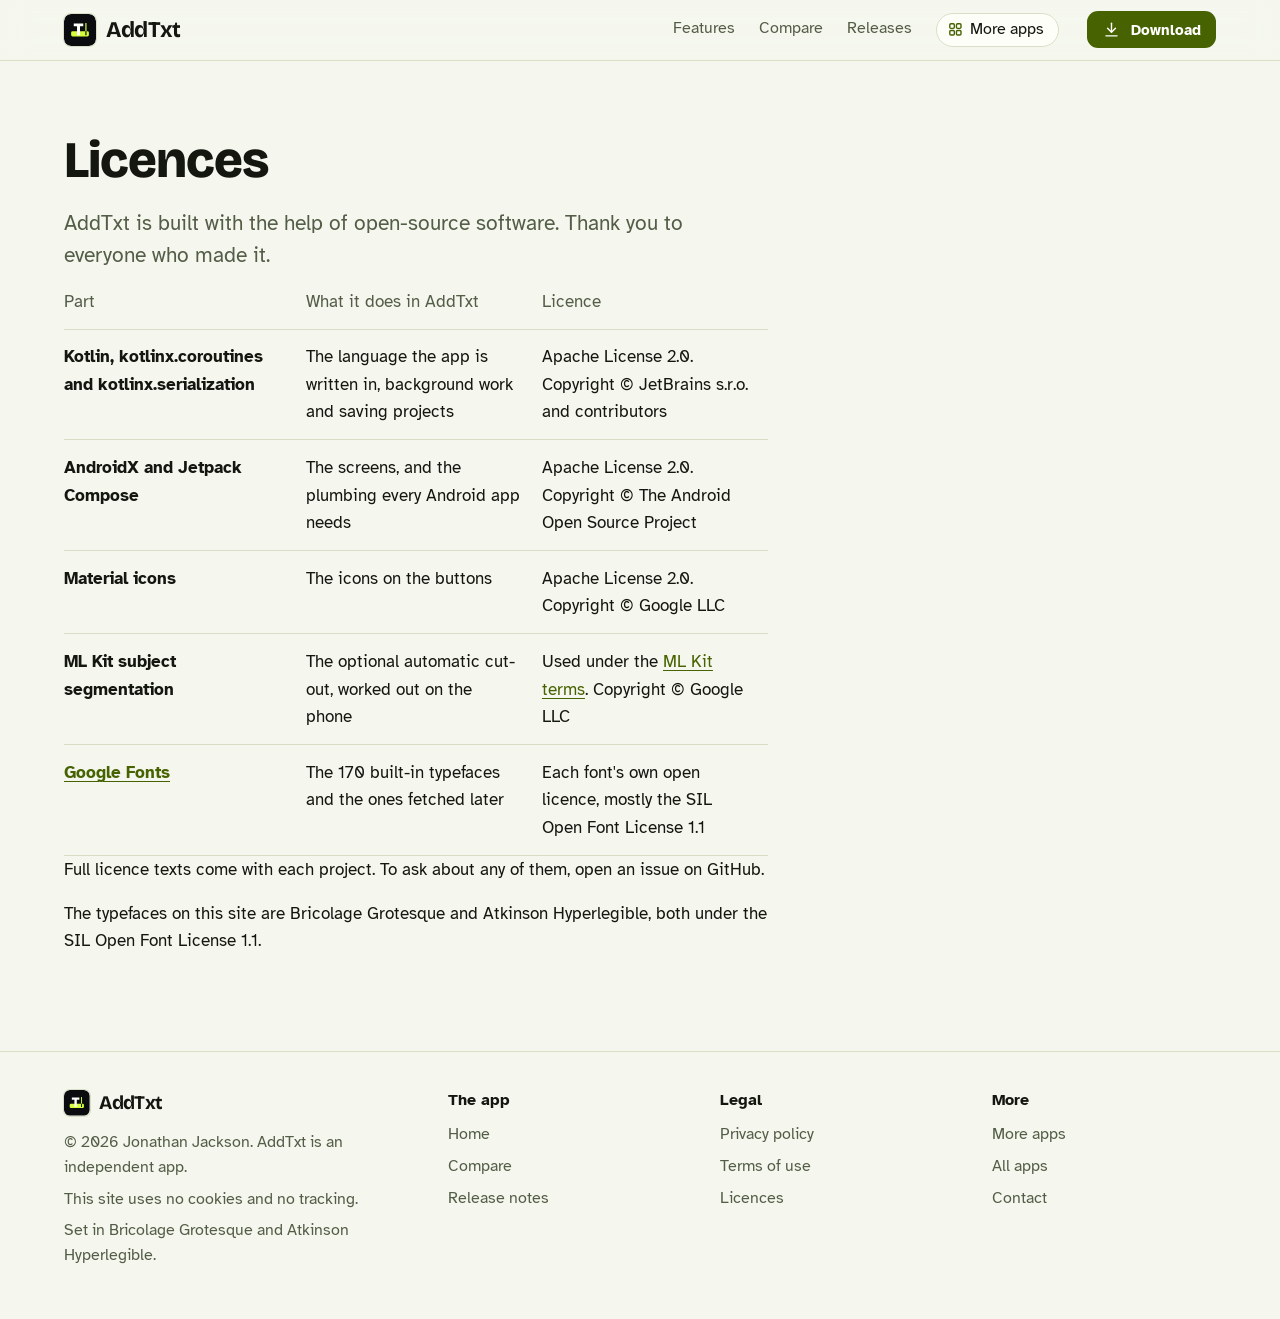
<file: licences.html>
<!DOCTYPE html>
<html lang="en-GB">
<head>
<meta charset="utf-8">
<meta name="viewport" content="width=device-width, initial-scale=1">
<title>AddTxt licences</title>
<meta name="description" content="The open-source parts inside AddTxt and their licences.">
<meta name="author" content="Jonathan Jackson">
<link rel="canonical" href="https://customgpter.github.io/addtxt/licences.html">
<meta name="theme-color" content="#f5f7ee" media="(prefers-color-scheme: light)">
<meta name="theme-color" content="#0b0c0f" media="(prefers-color-scheme: dark)">
<meta property="og:type" content="website">
<meta property="og:site_name" content="AddTxt">
<meta property="og:title" content="AddTxt licences">
<meta property="og:description" content="The open-source parts inside AddTxt and their licences.">
<meta property="og:url" content="https://customgpter.github.io/addtxt/licences.html">
<meta property="og:image" content="https://customgpter.github.io/addtxt/assets/og.png">
<meta property="og:image:width" content="1200">
<meta property="og:image:height" content="630">
<meta property="og:image:alt" content="AddTxt&#x27;s editor with a haul road sign written on a site photo">
<meta property="og:locale" content="en_GB">
<meta name="twitter:card" content="summary_large_image">
<link rel="icon" href="./assets/favicon.svg" type="image/svg+xml">
<link rel="apple-touch-icon" href="./assets/apple-touch-icon.png">
<link rel="preload" href="./assets/fonts/bricolage-grotesque-latin.woff2" as="font" type="font/woff2" crossorigin>
<link rel="preload" href="./assets/fonts/atkinson-hyperlegible-latin-400-normal.woff2" as="font" type="font/woff2" crossorigin>
<link rel="stylesheet" href="./assets/site.css?v=1">
<link rel="stylesheet" href="./assets/house.css?v=1">
<link rel="stylesheet" href="./assets/apps-list.css?v=1">
<script src="./assets/apps-list.js?v=1" defer></script>
</head>
<body>
<a class="skip" href="#main">Skip to content</a>
<header class="masthead">
<div class="wrap">
<a class="brand" href="./" aria-label="AddTxt home"><svg viewBox="0 0 108 108" aria-hidden="true"><rect width="108" height="108" rx="24" fill="#0b0c0f"/><path fill="#d4ff3a" d="M29 58h50a5 5 0 0 1 5 5v8a5 5 0 0 1-5 5H29a5 5 0 0 1-5-5v-8a5 5 0 0 1 5-5z"/><path fill="#fff" d="M33 32h32v9H54v31H44V41H33z"/><path fill="#d4ff3a" d="M72 30h4v28h-4z"/><path fill="#0b0c0f" d="M72 58h4v14h-4z"/></svg><span>AddTxt</span></a>
<nav aria-label="Main"><ul><li><a href="./#features">Features</a></li><li><a href="./compare.html">Compare</a></li><li><a href="./releases.html">Releases</a></li><li><a class="more-apps" href="./more-apps.html"><svg class="ico" viewBox="0 0 24 24" aria-hidden="true"><rect x="4" y="4" width="6.5" height="6.5" rx="1.6"/><rect x="13.5" y="4" width="6.5" height="6.5" rx="1.6"/><rect x="4" y="13.5" width="6.5" height="6.5" rx="1.6"/><rect x="13.5" y="13.5" width="6.5" height="6.5" rx="1.6"/></svg>More apps</a></li></ul></nav>
<a class="button small" href="https://github.com/CustomGPTer/addtxt/releases/latest/download/AddTxt.apk"><svg class="ico" viewBox="0 0 24 24" aria-hidden="true"><path d="M12 4v11"/><path d="M7 10.5l5 5 5-5"/><path d="M5 20h14"/></svg>Download</a>
</div>
</header>
<main id="main" class="doc">
<div class="wrap">
<div class="measure">
<h1>Licences</h1>
<p class="lede">AddTxt is built with the help of open-source software. Thank you to everyone who made it.</p>
<div class="scroll"><table><thead><tr><th scope="col">Part</th><th scope="col">What it does in AddTxt</th><th scope="col">Licence</th></tr></thead><tbody><tr><th scope="row">Kotlin, kotlinx.coroutines and kotlinx.serialization</th><td>The language the app is written in, background work and saving projects</td><td>Apache License 2.0. Copyright &copy; JetBrains s.r.o. and contributors</td></tr><tr><th scope="row">AndroidX and Jetpack Compose</th><td>The screens, and the plumbing every Android app needs</td><td>Apache License 2.0. Copyright &copy; The Android Open Source Project</td></tr><tr><th scope="row">Material icons</th><td>The icons on the buttons</td><td>Apache License 2.0. Copyright &copy; Google LLC</td></tr><tr><th scope="row">ML Kit subject segmentation</th><td>The optional automatic cut-out, worked out on the phone</td><td>Used under the <a href="https://developers.google.com/ml-kit/terms">ML Kit terms</a>. Copyright &copy; Google LLC</td></tr><tr><th scope="row"><a href="https://fonts.google.com/">Google Fonts</a></th><td>The 170 built-in typefaces and the ones fetched later</td><td>Each font's own open licence, mostly the SIL Open Font License 1.1</td></tr></tbody></table></div>
<p>Full licence texts come with each project. To ask about any of them, open an issue on GitHub.</p>
<p>The typefaces on this site are Bricolage Grotesque and Atkinson Hyperlegible, both under the SIL Open Font License 1.1.</p>
</div>
</div>
</main>
<footer class="colophon">
<div class="wrap">
<div>
<a class="brand" href="./" aria-label="AddTxt home"><svg viewBox="0 0 108 108" aria-hidden="true"><rect width="108" height="108" rx="24" fill="#0b0c0f"/><path fill="#d4ff3a" d="M29 58h50a5 5 0 0 1 5 5v8a5 5 0 0 1-5 5H29a5 5 0 0 1-5-5v-8a5 5 0 0 1 5-5z"/><path fill="#fff" d="M33 32h32v9H54v31H44V41H33z"/><path fill="#d4ff3a" d="M72 30h4v28h-4z"/><path fill="#0b0c0f" d="M72 58h4v14h-4z"/></svg><span>AddTxt</span></a>
<p>&copy; 2026 Jonathan Jackson. AddTxt is an independent app.</p>
<p>This site uses no cookies and no tracking.</p>
<p>Set in Bricolage Grotesque and Atkinson Hyperlegible.</p>
</div>
<nav aria-label="The app"><h2>The app</h2><ul>
<li><a href="./">Home</a></li>
<li><a href="./compare.html">Compare</a></li>
<li><a href="./releases.html">Release notes</a></li>

</ul></nav>
<nav aria-label="Legal"><h2>Legal</h2><ul>
<li><a href="./privacy.html">Privacy policy</a></li>
<li><a href="./terms.html">Terms of use</a></li>
<li><a href="./licences.html">Licences</a></li>
</ul></nav>
<nav aria-label="More"><h2>More</h2><ul>
<li><a href="./more-apps.html">More apps</a></li>
<li><a href="https://customgpter.github.io/">All apps</a></li>
<li><a href="https://github.com/CustomGPTer/addtxt/issues">Contact</a></li>
</ul></nav>
</div>
</footer>
</body>
</html>
</file>
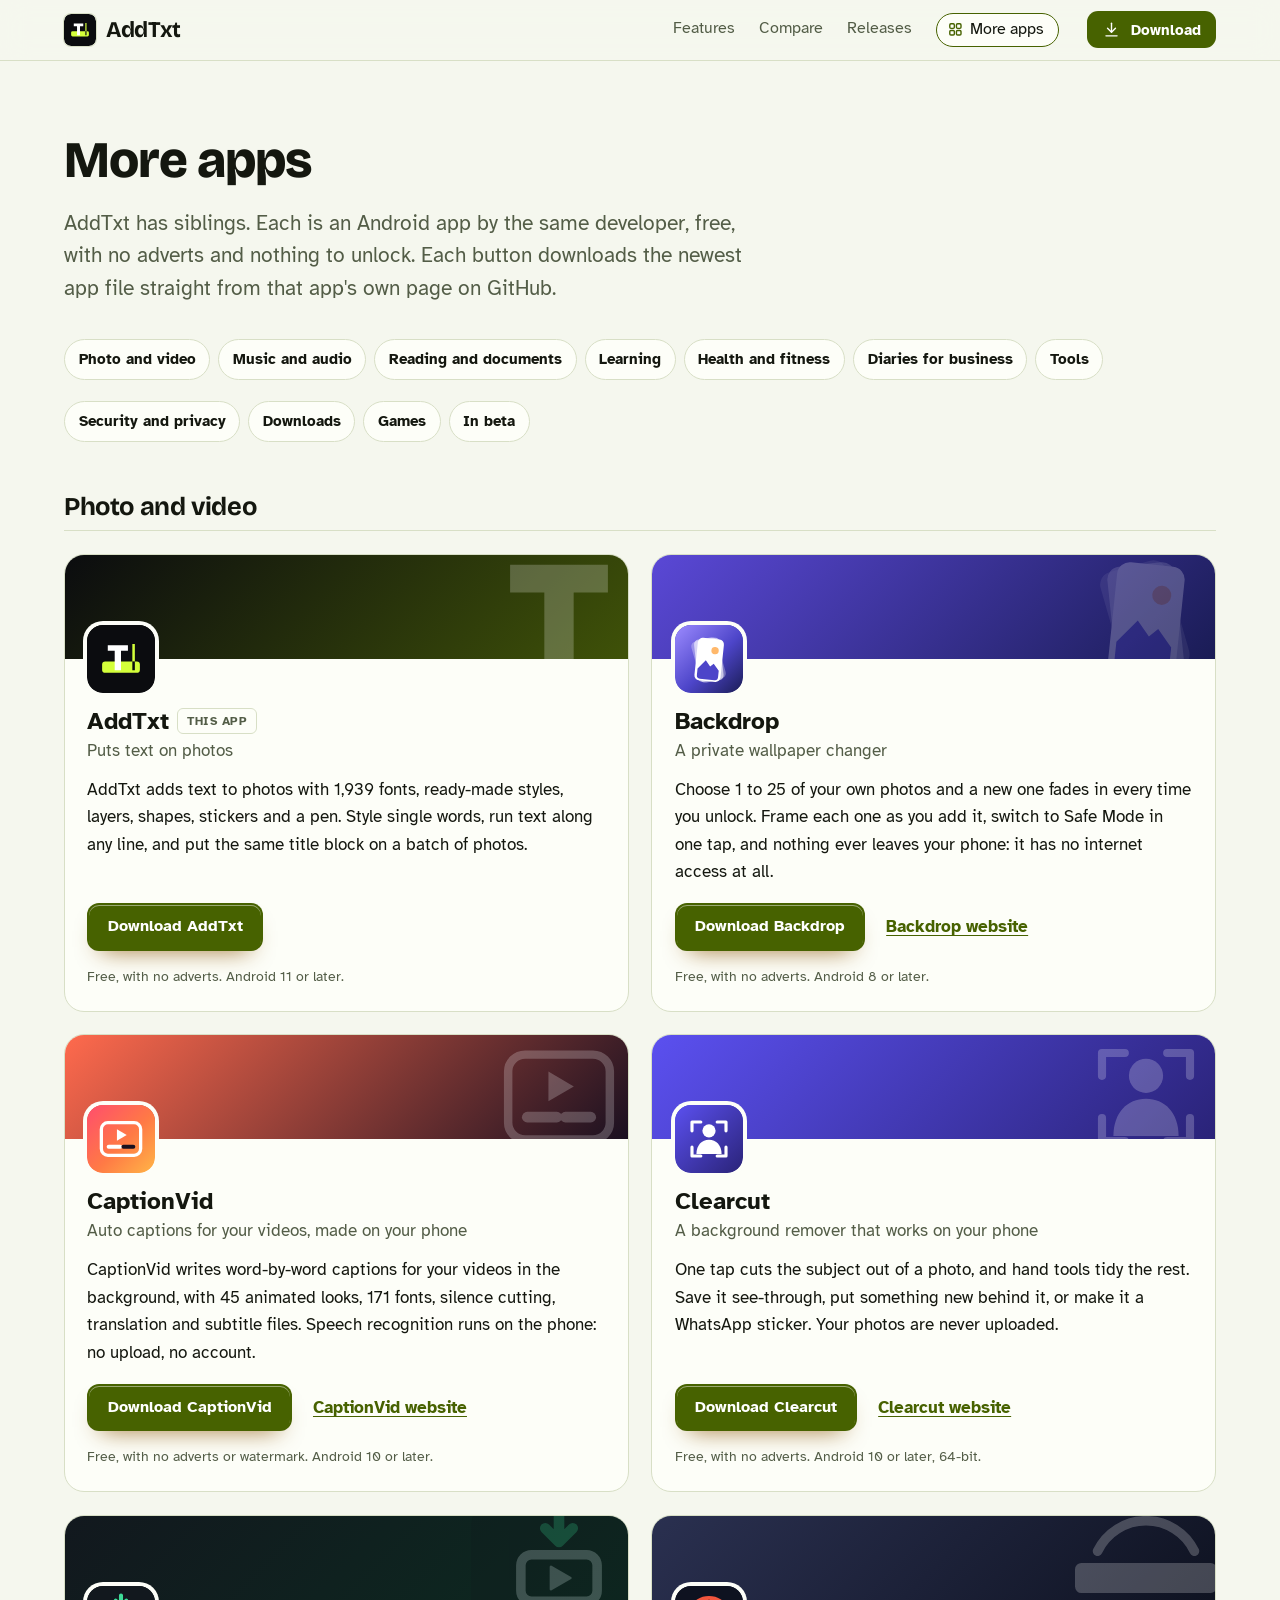
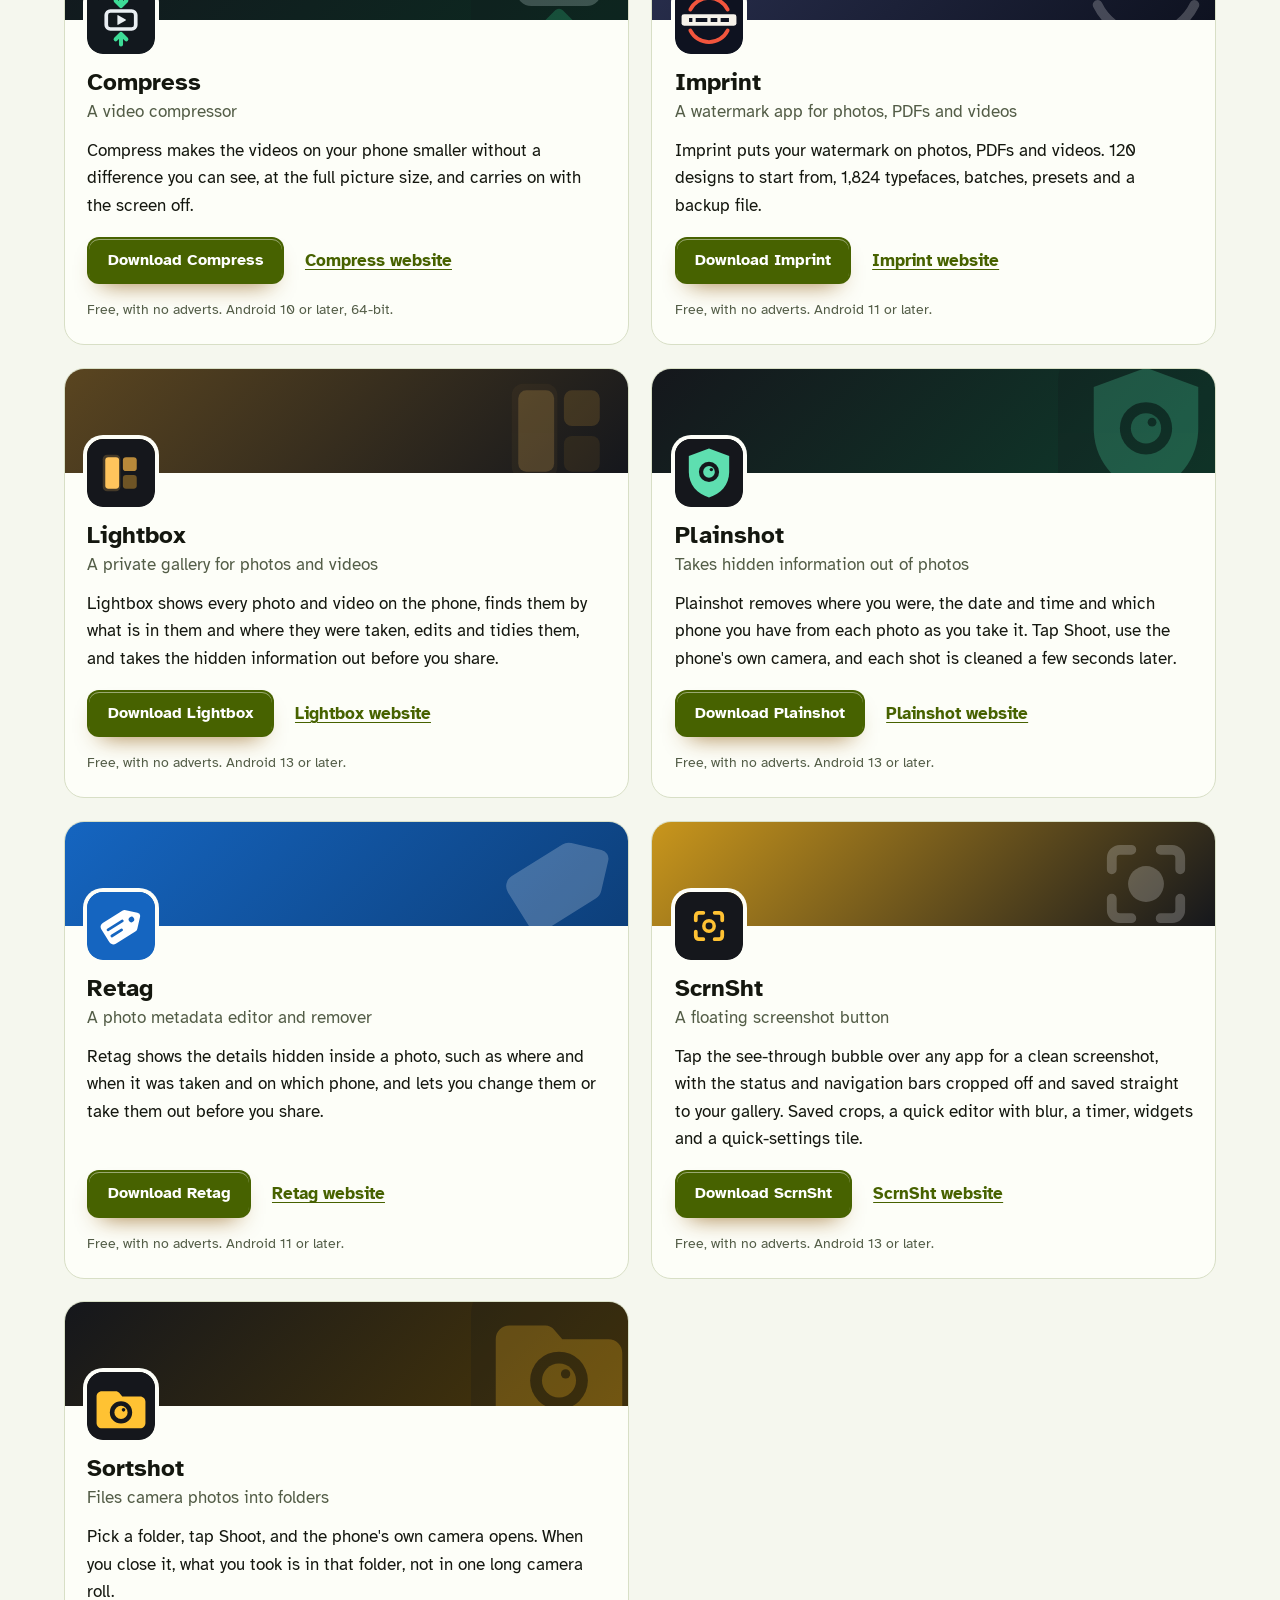
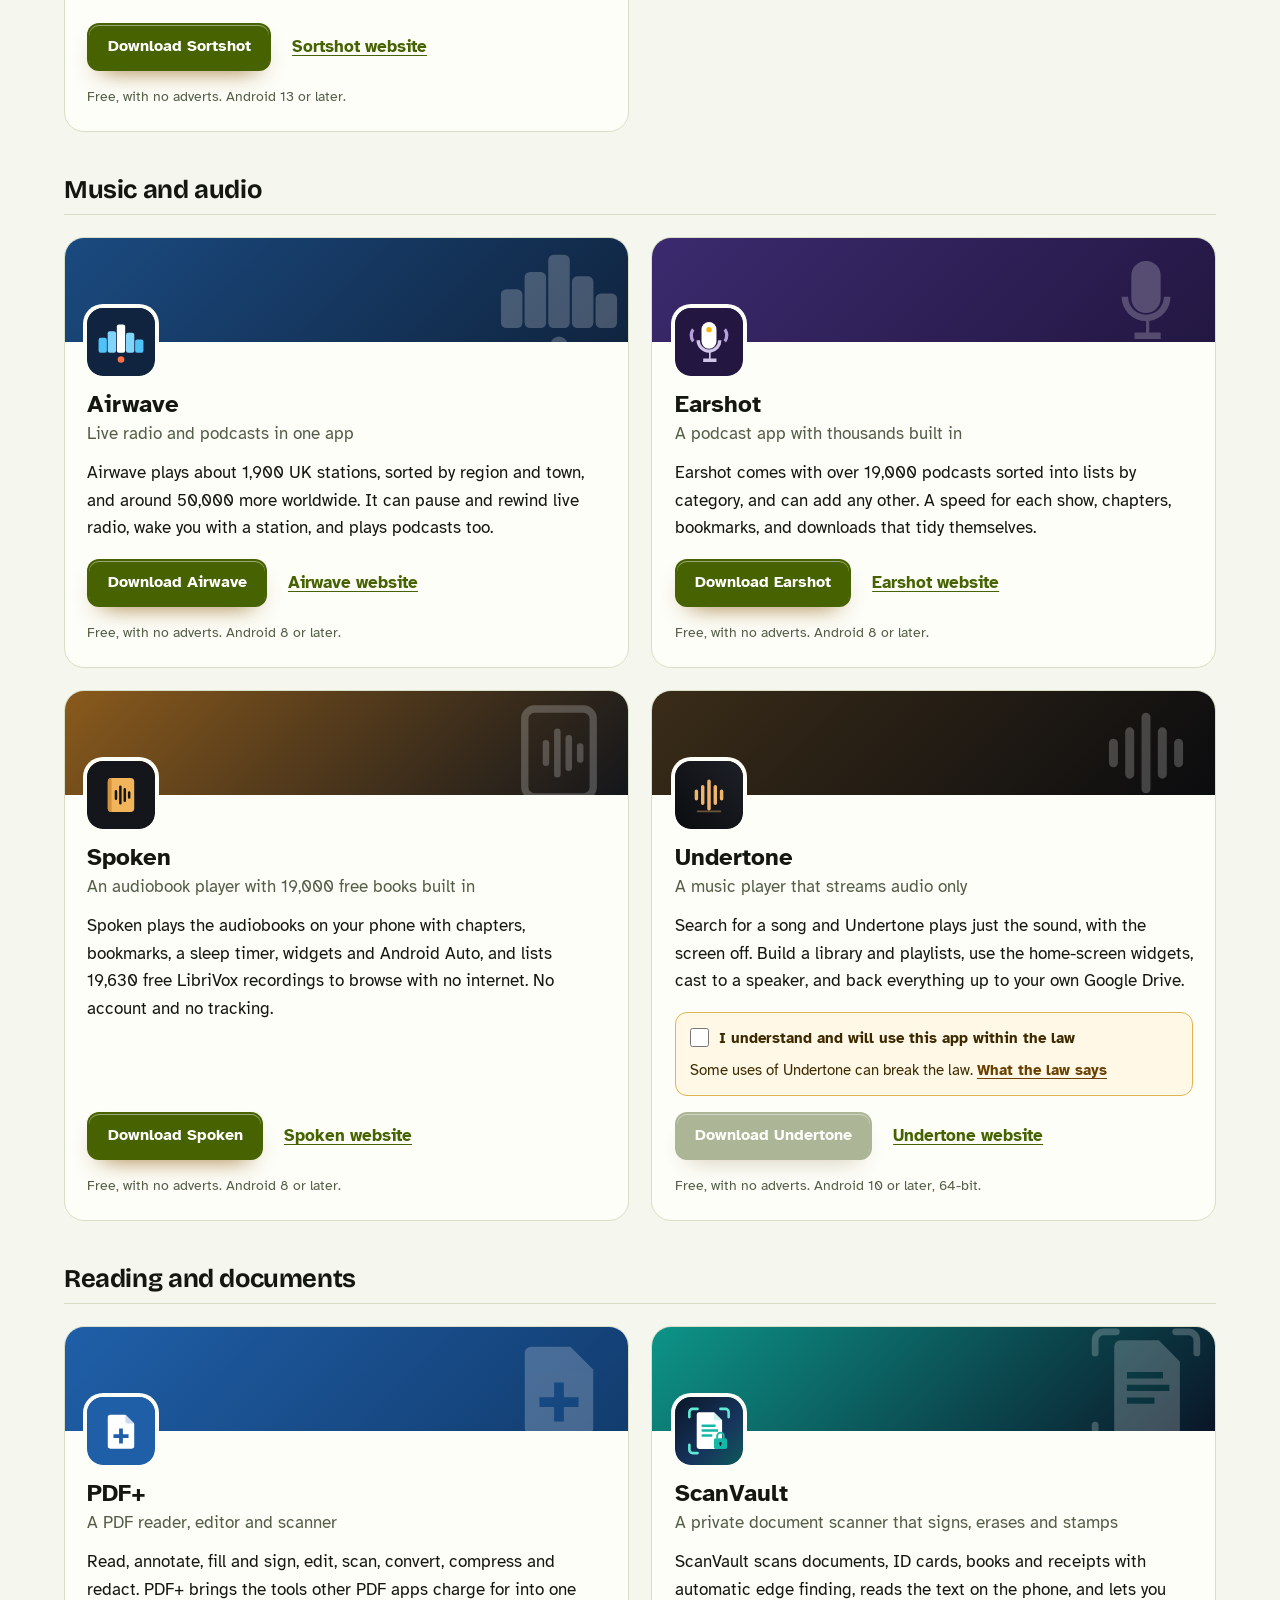
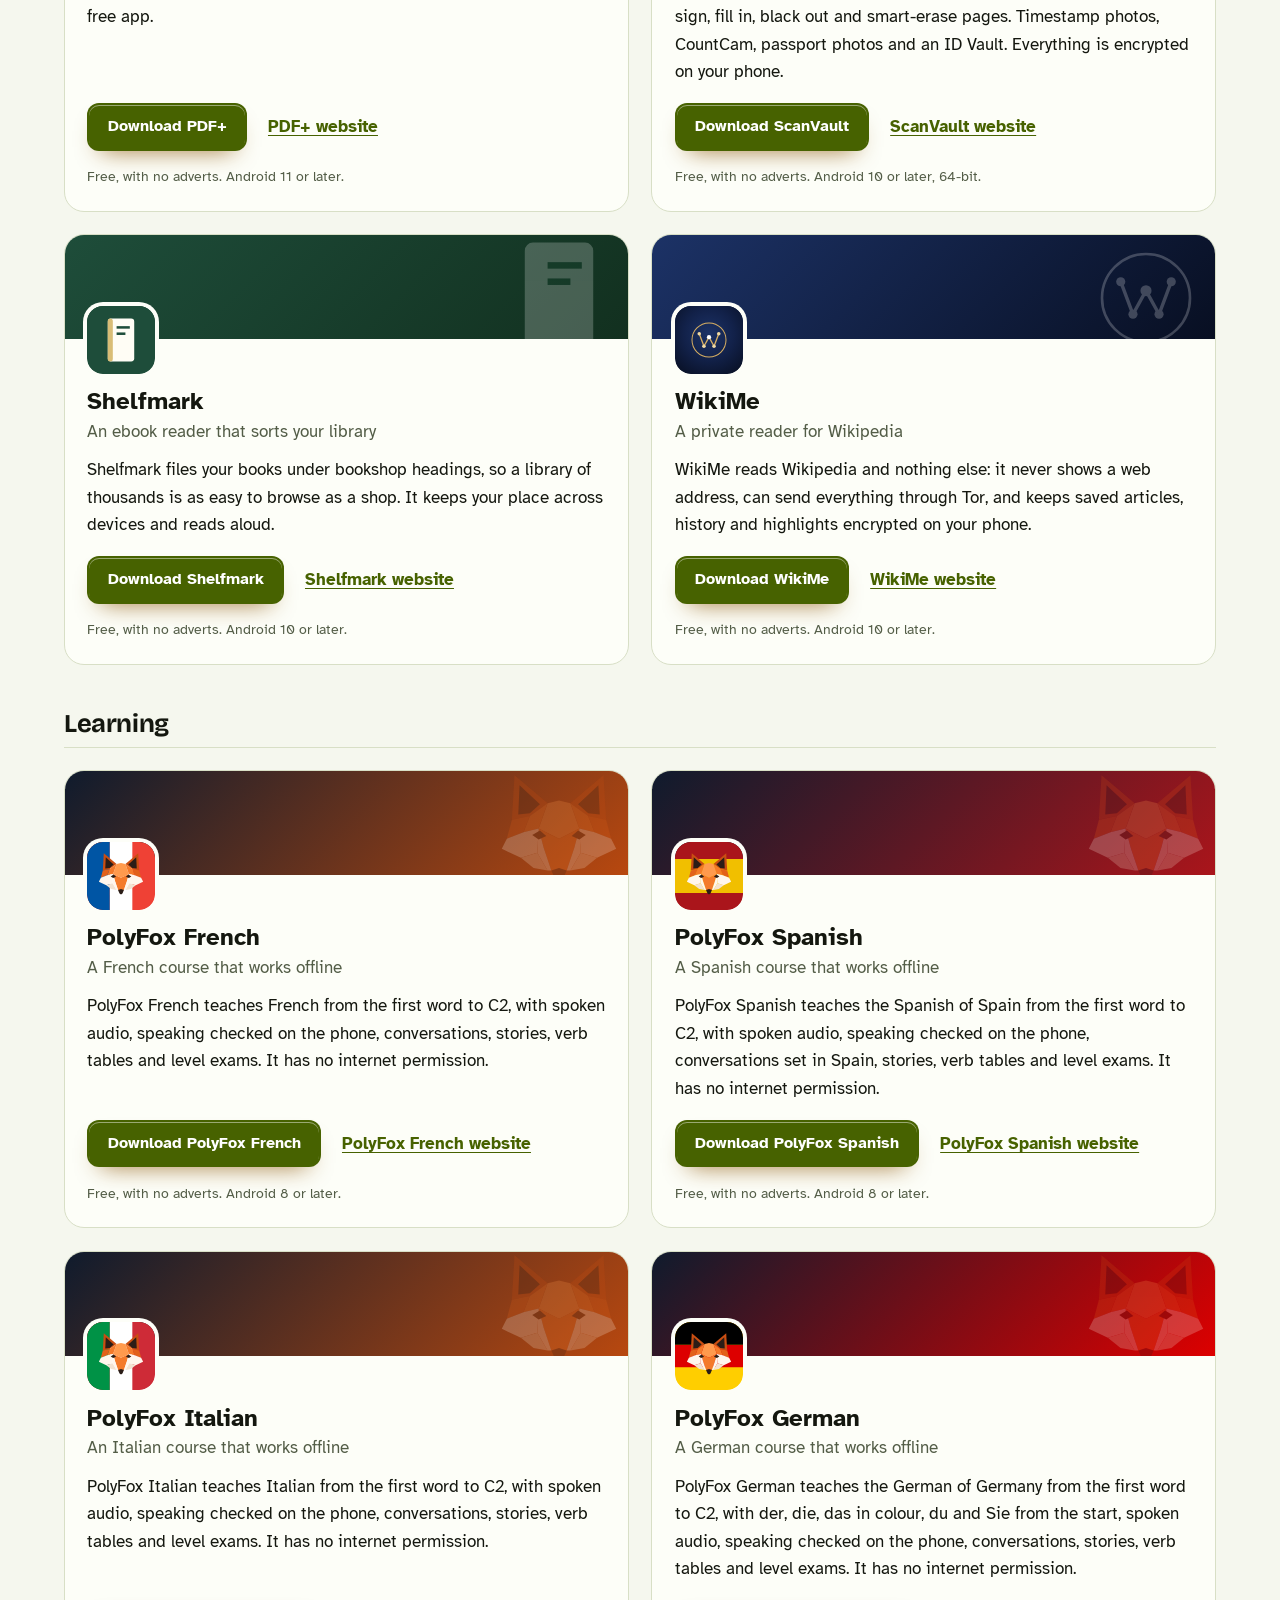
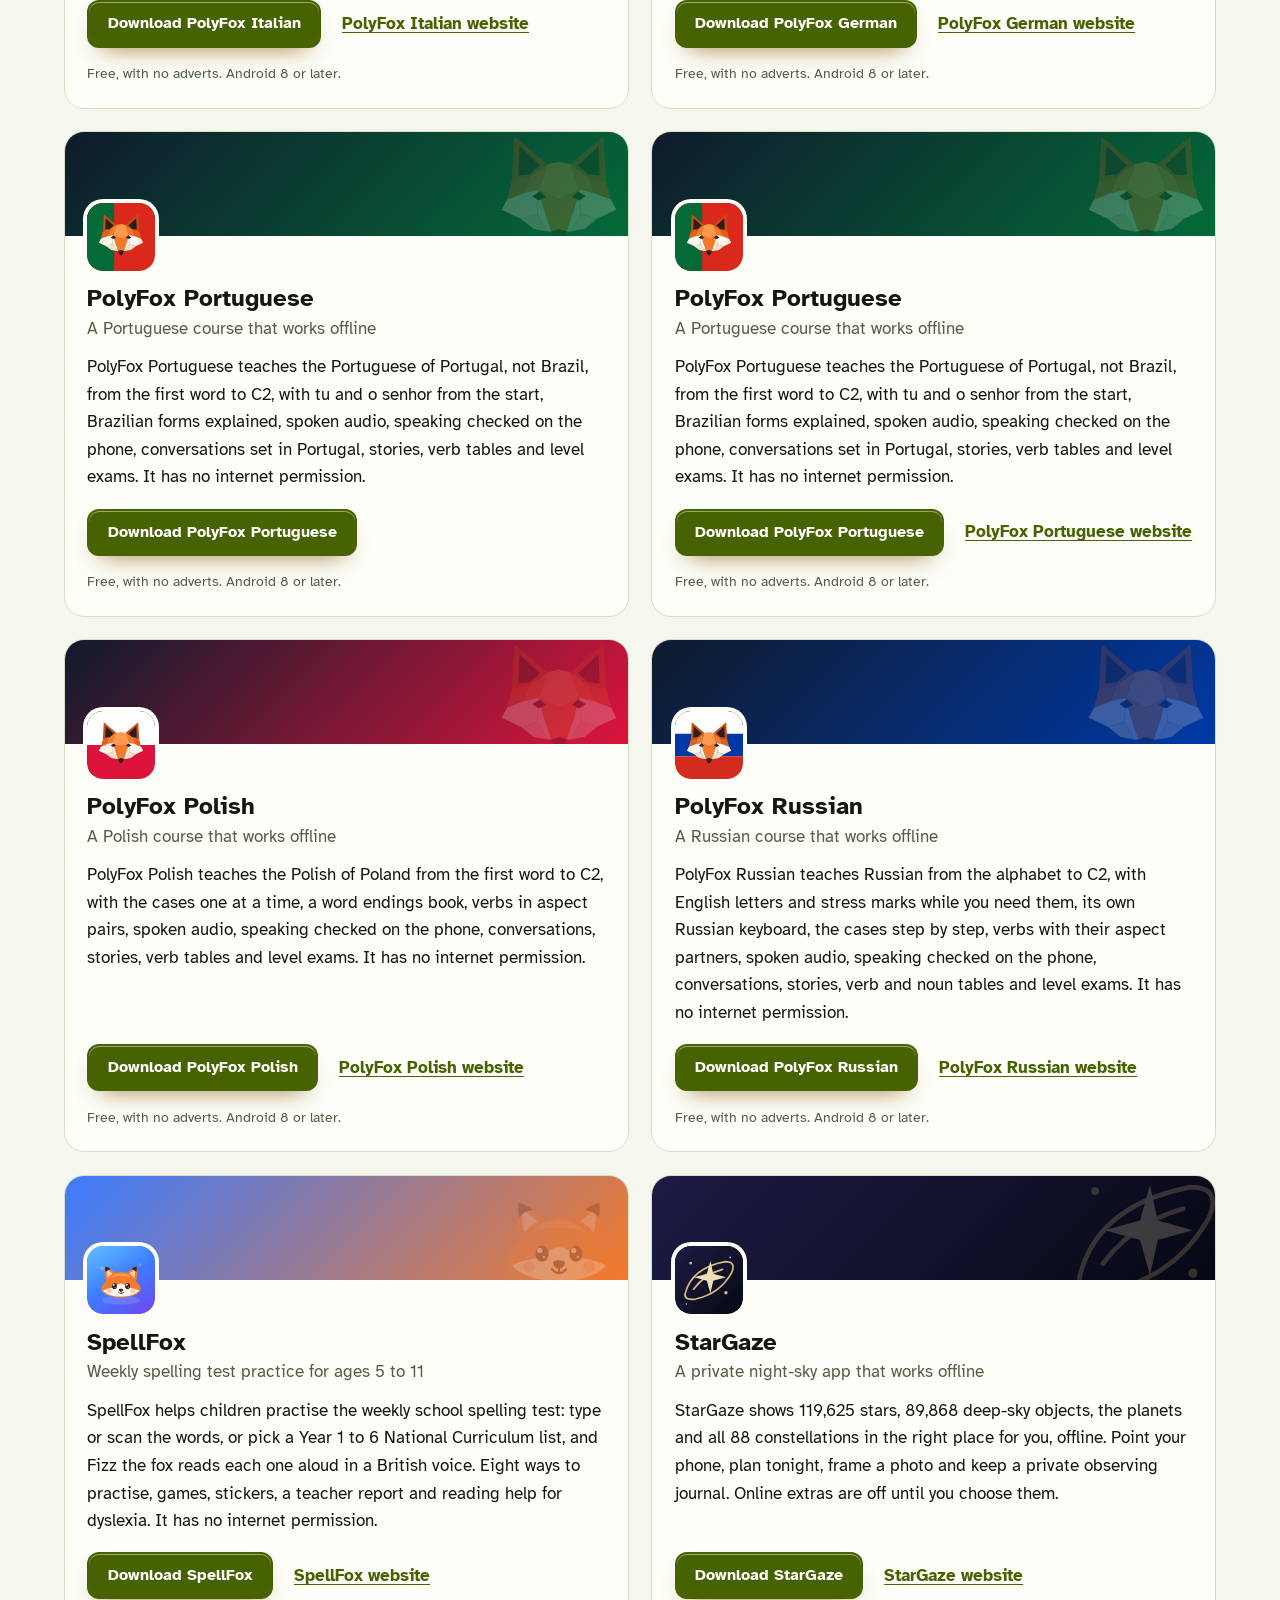
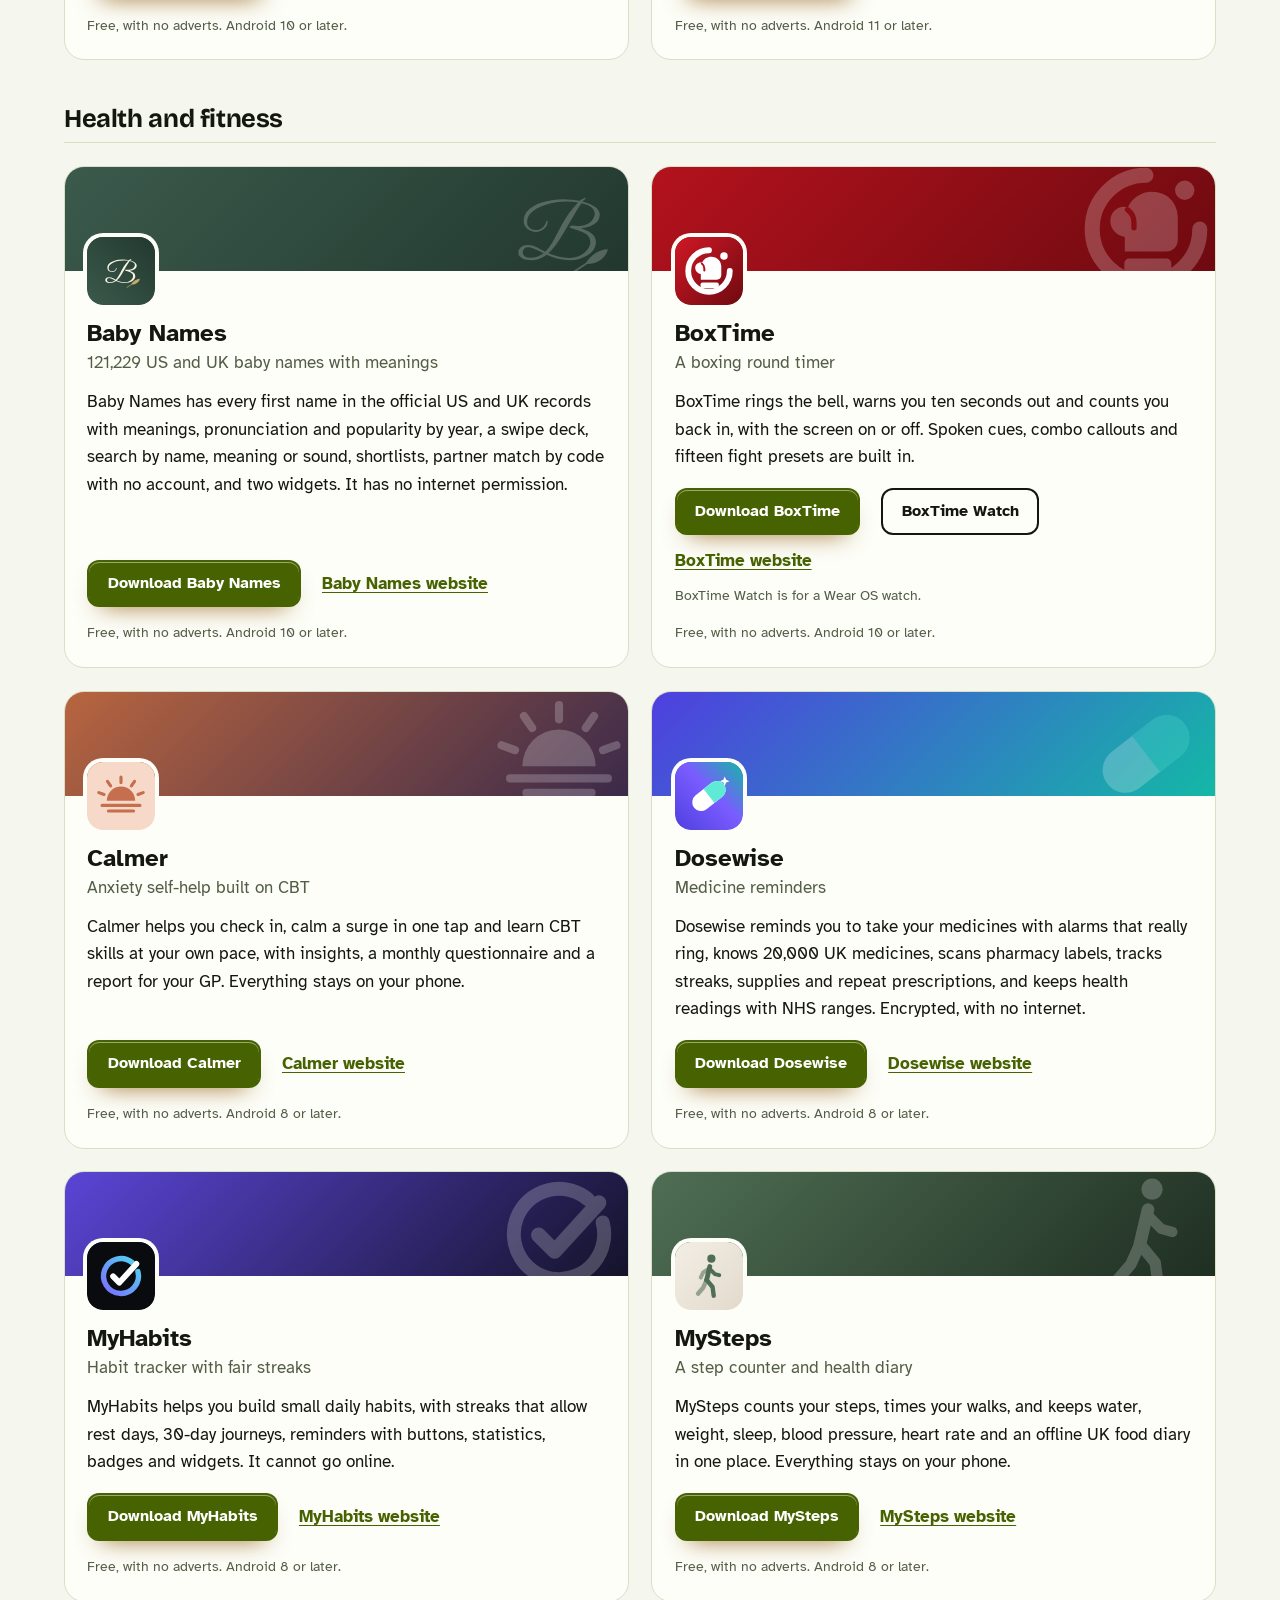
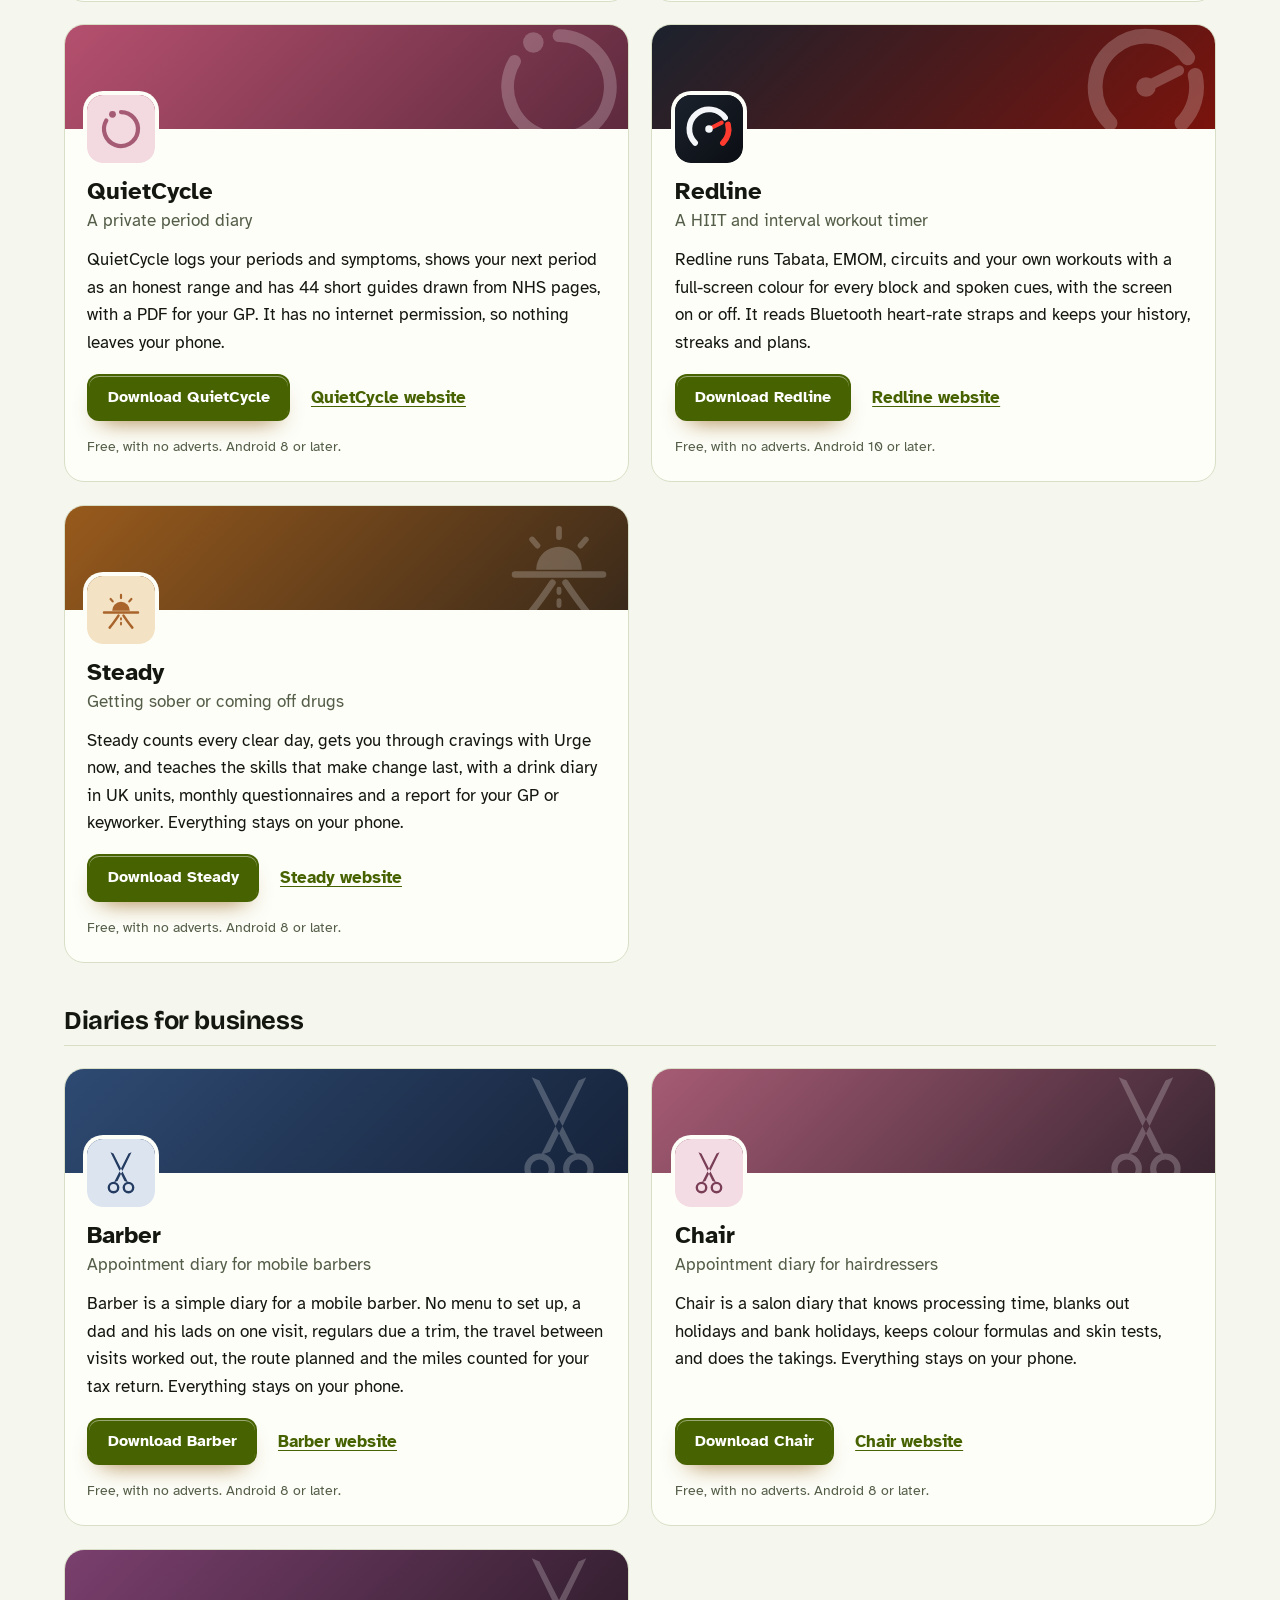
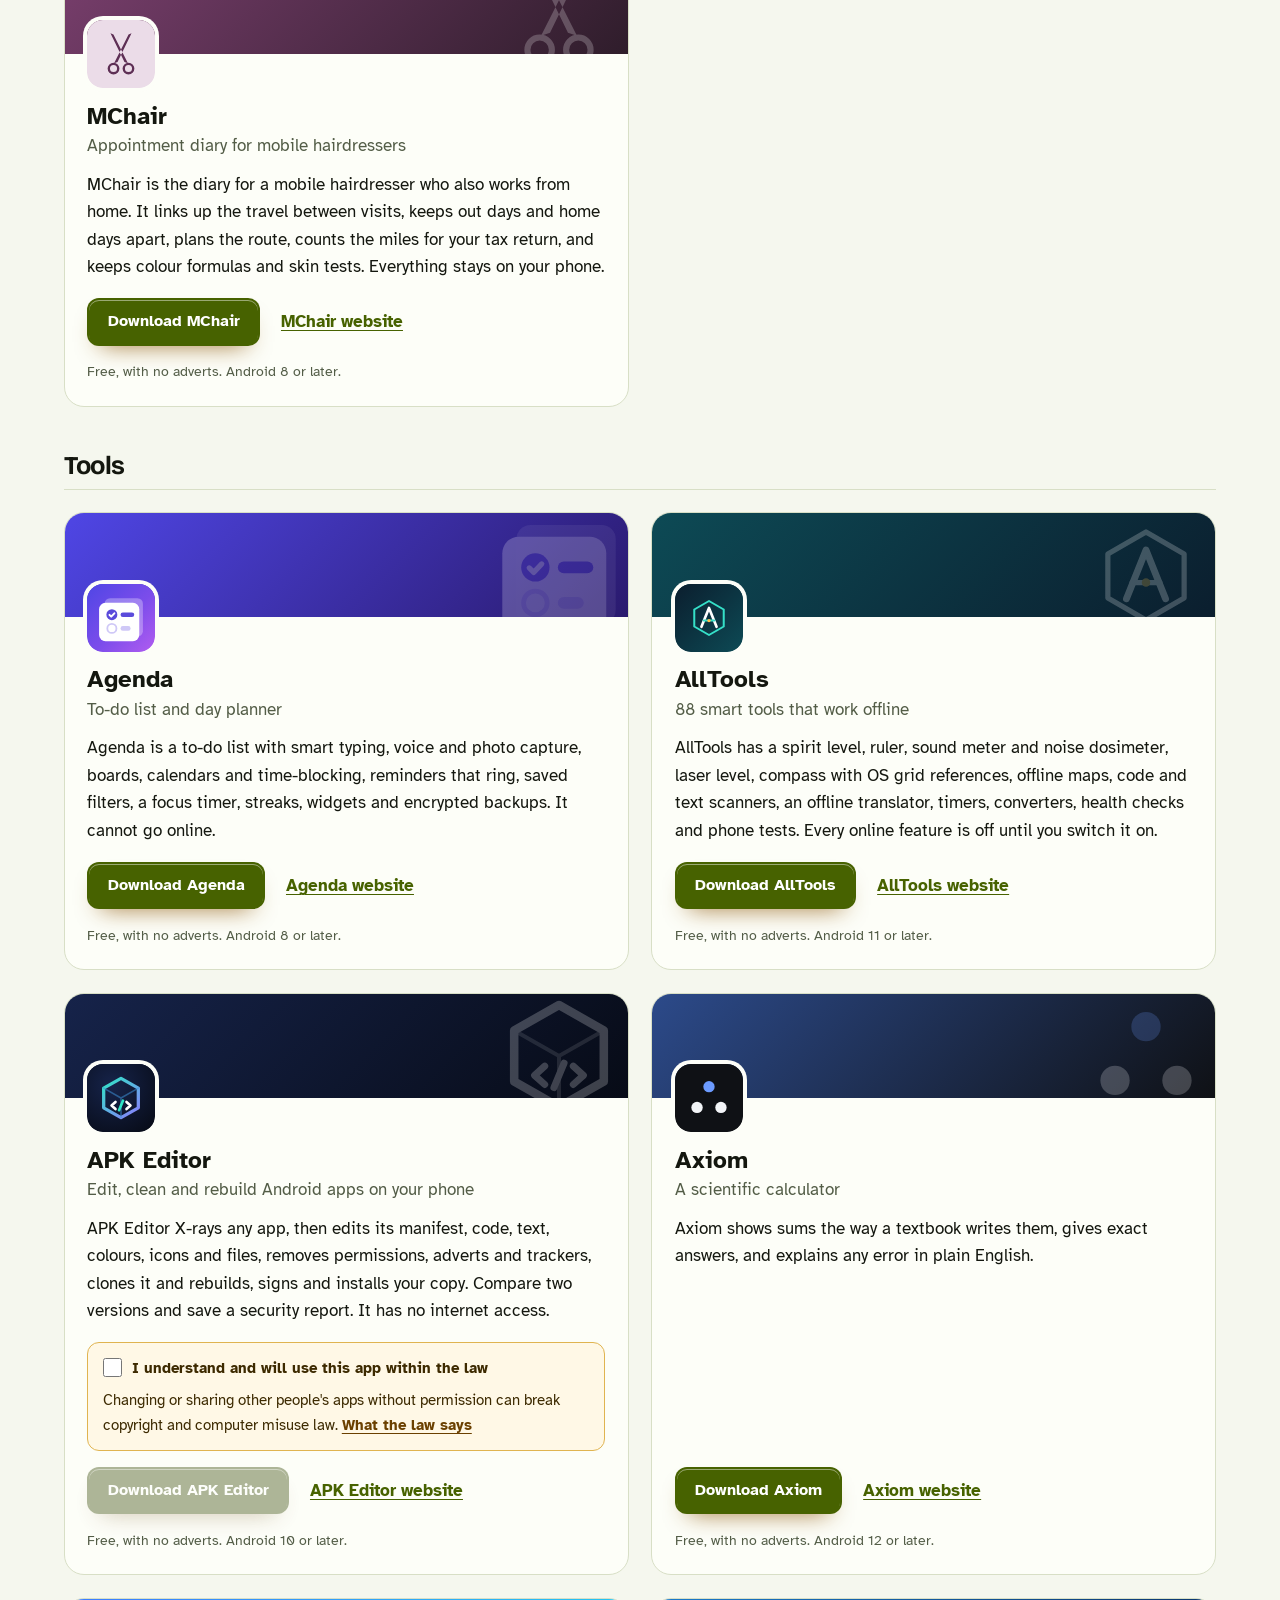
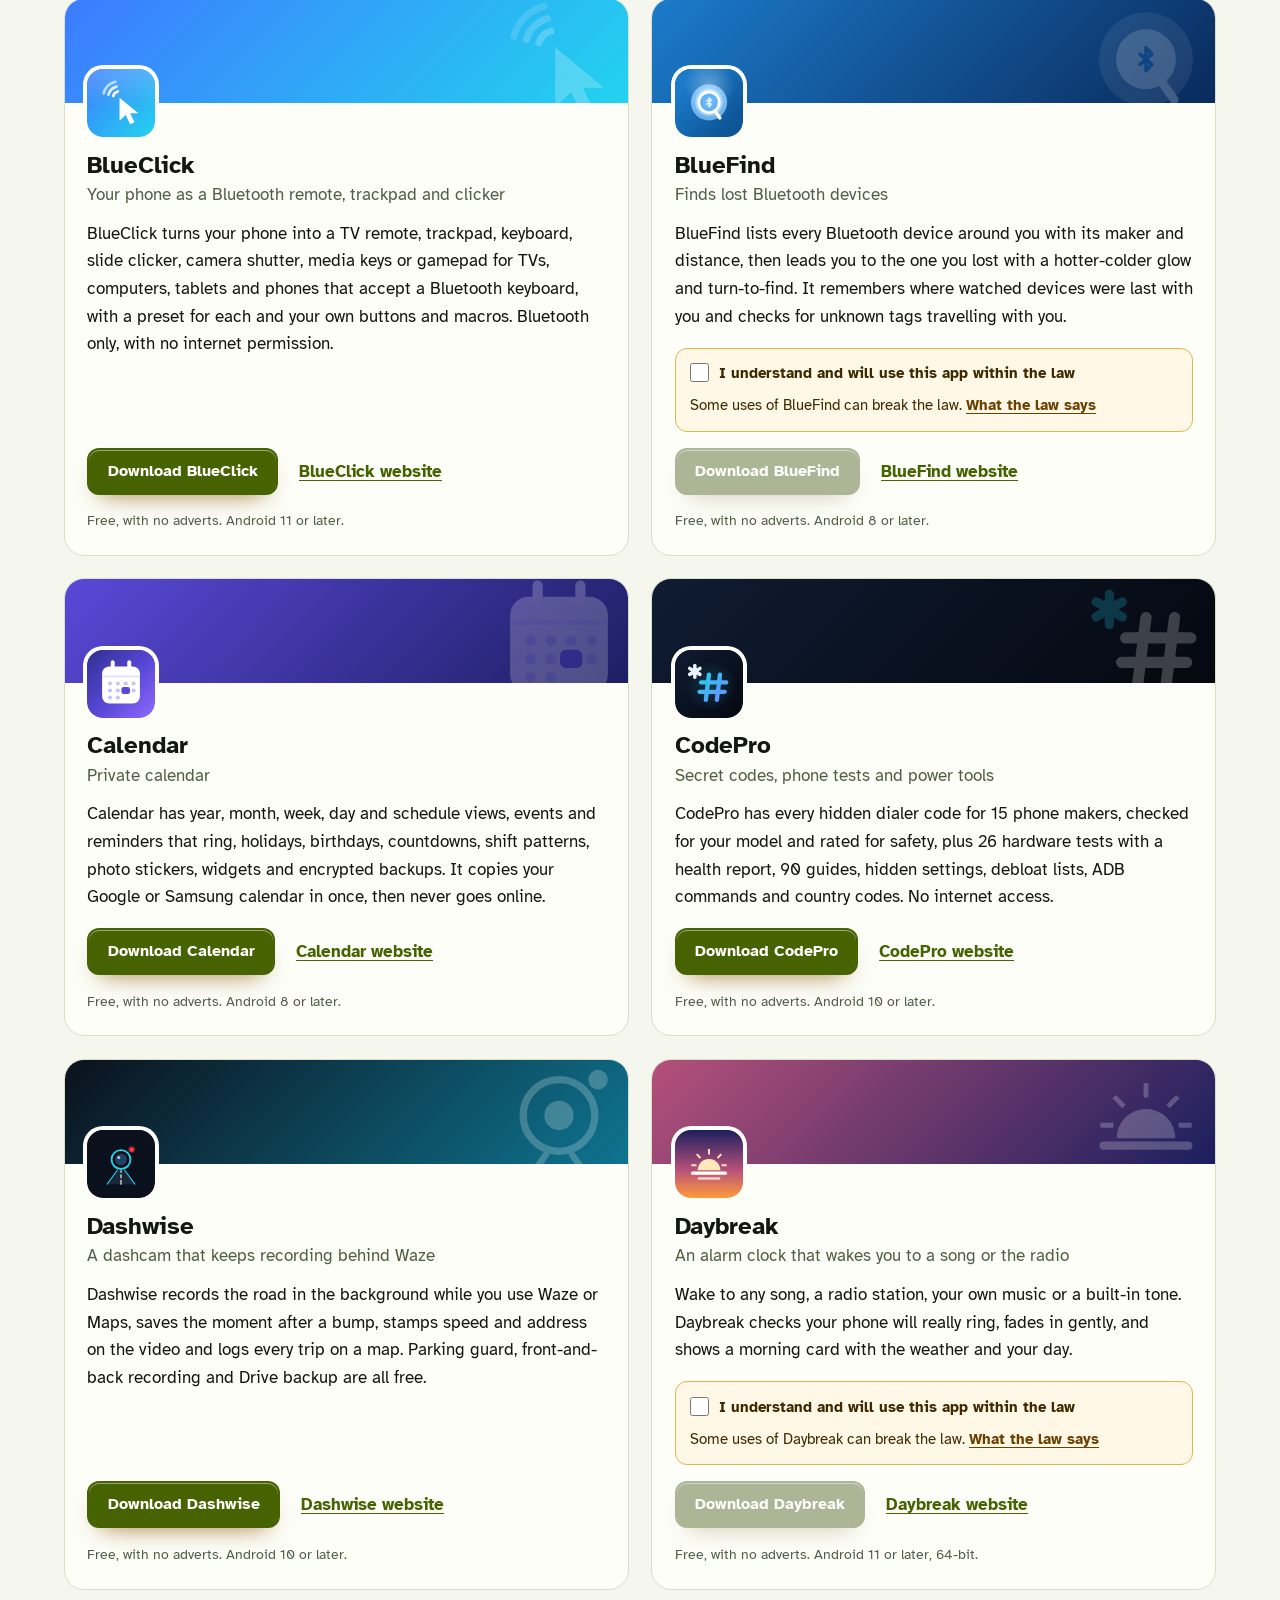
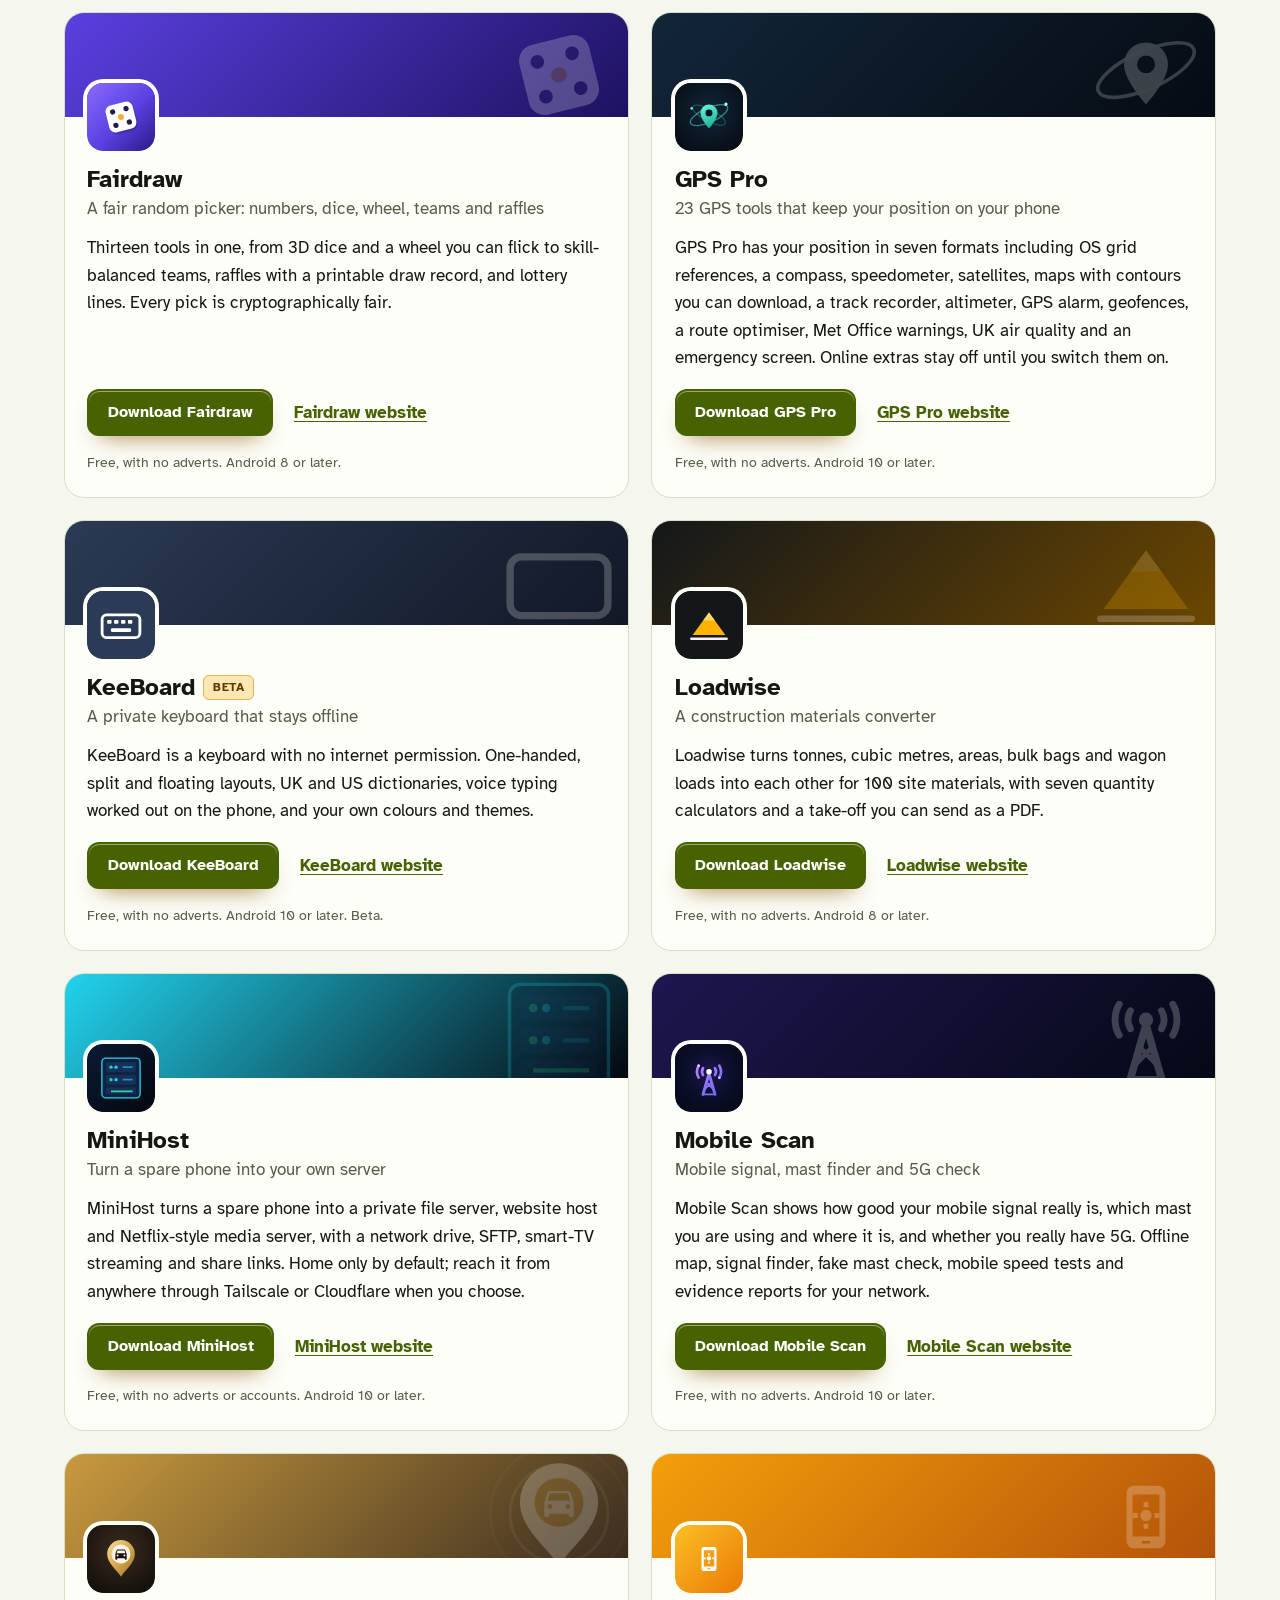
<file: more-apps.html>
<!DOCTYPE html>
<html lang="en-GB">
<head>
<meta charset="utf-8">
<meta name="viewport" content="width=device-width, initial-scale=1">
<title>More free Android apps from the maker of AddTxt</title>
<meta name="description" content="All 99 free Android apps from the maker of AddTxt, in one list by category, each with its download and a link to its website.">
<meta name="author" content="Jonathan Jackson">
<link rel="canonical" href="https://customgpter.github.io/addtxt/more-apps.html">
<meta name="theme-color" content="#f5f7ee" media="(prefers-color-scheme: light)">
<meta name="theme-color" content="#0b0c0f" media="(prefers-color-scheme: dark)">
<meta property="og:type" content="website">
<meta property="og:site_name" content="AddTxt">
<meta property="og:title" content="More free Android apps from the maker of AddTxt">
<meta property="og:description" content="All 99 free Android apps from the maker of AddTxt, in one list by category, each with its download and a link to its website.">
<meta property="og:url" content="https://customgpter.github.io/addtxt/more-apps.html">
<meta property="og:image" content="https://customgpter.github.io/addtxt/assets/og.png">
<meta property="og:image:width" content="1200">
<meta property="og:image:height" content="630">
<meta property="og:image:alt" content="AddTxt&#x27;s editor with a haul road sign written on a site photo">
<meta property="og:locale" content="en_GB">
<meta name="twitter:card" content="summary_large_image">
<link rel="icon" href="./assets/favicon.svg" type="image/svg+xml">
<link rel="apple-touch-icon" href="./assets/apple-touch-icon.png">
<link rel="preload" href="./assets/fonts/bricolage-grotesque-latin.woff2" as="font" type="font/woff2" crossorigin>
<link rel="preload" href="./assets/fonts/atkinson-hyperlegible-latin-400-normal.woff2" as="font" type="font/woff2" crossorigin>
<link rel="stylesheet" href="./assets/site.css?v=1">
<link rel="stylesheet" href="./assets/house.css?v=1">
<script type="application/ld+json">{"@context":"https://schema.org","@type":"ItemList","name":"Apps from the maker of AddTxt","url":"https://customgpter.github.io/addtxt/more-apps.html","itemListElement":[{"@type":"ListItem","position":1,"name":"AddTxt","url":"https://customgpter.github.io/addtxt/"},{"@type":"ListItem","position":2,"name":"Backdrop","url":"https://customgpter.github.io/backdrop/"},{"@type":"ListItem","position":3,"name":"CaptionVid","url":"https://customgpter.github.io/captionvid/"},{"@type":"ListItem","position":4,"name":"Clearcut","url":"https://customgpter.github.io/clearcut/"},{"@type":"ListItem","position":5,"name":"Compress","url":"https://customgpter.github.io/compress/"},{"@type":"ListItem","position":6,"name":"Imprint","url":"https://customgpter.github.io/imprint/"},{"@type":"ListItem","position":7,"name":"Lightbox","url":"https://customgpter.github.io/lightbox/"},{"@type":"ListItem","position":8,"name":"Plainshot","url":"https://customgpter.github.io/plainshot/"},{"@type":"ListItem","position":9,"name":"Retag","url":"https://customgpter.github.io/retag/"},{"@type":"ListItem","position":10,"name":"ScrnSht","url":"https://customgpter.github.io/scrnsht/"},{"@type":"ListItem","position":11,"name":"Sortshot","url":"https://customgpter.github.io/sortshot/"},{"@type":"ListItem","position":12,"name":"Airwave","url":"https://customgpter.github.io/airwave/"},{"@type":"ListItem","position":13,"name":"Earshot","url":"https://customgpter.github.io/earshot/"},{"@type":"ListItem","position":14,"name":"Spoken","url":"https://customgpter.github.io/spoken/"},{"@type":"ListItem","position":15,"name":"Undertone","url":"https://customgpter.github.io/undertone/"},{"@type":"ListItem","position":16,"name":"PDF+","url":"https://customgpter.github.io/pdfplus/"},{"@type":"ListItem","position":17,"name":"ScanVault","url":"https://customgpter.github.io/scanvault/"},{"@type":"ListItem","position":18,"name":"Shelfmark","url":"https://customgpter.github.io/shelfmark/"},{"@type":"ListItem","position":19,"name":"WikiMe","url":"https://customgpter.github.io/wikime/"},{"@type":"ListItem","position":20,"name":"PolyFox French","url":"https://customgpter.github.io/polyfox/"},{"@type":"ListItem","position":21,"name":"PolyFox German","url":"https://customgpter.github.io/polyfox-german/"},{"@type":"ListItem","position":22,"name":"PolyFox Portuguese","url":"https://customgpter.github.io/polyfox-portuguese/"},{"@type":"ListItem","position":23,"name":"PolyFox Polish","url":"https://customgpter.github.io/polyfox-polish/"},{"@type":"ListItem","position":24,"name":"PolyFox Russian","url":"https://customgpter.github.io/polyfox-russian/"},{"@type":"ListItem","position":25,"name":"SpellFox","url":"https://customgpter.github.io/spellfox/"},{"@type":"ListItem","position":26,"name":"StarGaze","url":"https://customgpter.github.io/stargaze/"},{"@type":"ListItem","position":27,"name":"Baby Names","url":"https://customgpter.github.io/babynames/"},{"@type":"ListItem","position":28,"name":"BoxTime","url":"https://customgpter.github.io/boxtime/"},{"@type":"ListItem","position":29,"name":"Calmer","url":"https://customgpter.github.io/calmer/"},{"@type":"ListItem","position":30,"name":"Dosewise","url":"https://customgpter.github.io/dosewise/"},{"@type":"ListItem","position":31,"name":"MyHabits","url":"https://customgpter.github.io/myhabits/"},{"@type":"ListItem","position":32,"name":"MySteps","url":"https://customgpter.github.io/mysteps/"},{"@type":"ListItem","position":33,"name":"QuietCycle","url":"https://customgpter.github.io/quietcycle/"},{"@type":"ListItem","position":34,"name":"Redline","url":"https://customgpter.github.io/redline/"},{"@type":"ListItem","position":35,"name":"Steady","url":"https://customgpter.github.io/steady/"},{"@type":"ListItem","position":36,"name":"Barber","url":"https://customgpter.github.io/barber/"},{"@type":"ListItem","position":37,"name":"Chair","url":"https://customgpter.github.io/chair/"},{"@type":"ListItem","position":38,"name":"MChair","url":"https://customgpter.github.io/mchair/"},{"@type":"ListItem","position":39,"name":"Agenda","url":"https://customgpter.github.io/agenda/"},{"@type":"ListItem","position":40,"name":"AllTools","url":"https://customgpter.github.io/alltools/"},{"@type":"ListItem","position":41,"name":"APK Editor","url":"https://customgpter.github.io/apkeditor/"},{"@type":"ListItem","position":42,"name":"Axiom","url":"https://customgpter.github.io/axiom/"},{"@type":"ListItem","position":43,"name":"BlueClick","url":"https://customgpter.github.io/blueclick/"},{"@type":"ListItem","position":44,"name":"BlueFind","url":"https://customgpter.github.io/bluefind/"},{"@type":"ListItem","position":45,"name":"Calendar","url":"https://customgpter.github.io/calendar/"},{"@type":"ListItem","position":46,"name":"CodePro","url":"https://customgpter.github.io/codepro/"},{"@type":"ListItem","position":47,"name":"Dashwise","url":"https://customgpter.github.io/dashwise/"},{"@type":"ListItem","position":48,"name":"Daybreak","url":"https://customgpter.github.io/daybreak/"},{"@type":"ListItem","position":49,"name":"Fairdraw","url":"https://customgpter.github.io/fairdraw/"},{"@type":"ListItem","position":50,"name":"GPS Pro","url":"https://customgpter.github.io/gpspro/"},{"@type":"ListItem","position":51,"name":"KeeBoard","url":"https://customgpter.github.io/keeboard/"},{"@type":"ListItem","position":52,"name":"Loadwise","url":"https://customgpter.github.io/loadwise/"},{"@type":"ListItem","position":53,"name":"MiniHost","url":"https://customgpter.github.io/minihost/"},{"@type":"ListItem","position":54,"name":"Mobile Scan","url":"https://customgpter.github.io/mobilescan/"},{"@type":"ListItem","position":55,"name":"Parkwise","url":"https://customgpter.github.io/parkwise/"},{"@type":"ListItem","position":56,"name":"Pocketmind","url":"https://customgpter.github.io/pocketmind/"},{"@type":"ListItem","position":57,"name":"Refine","url":"https://customgpter.github.io/refine/"},{"@type":"ListItem","position":58,"name":"Shiftwise","url":"https://customgpter.github.io/shiftwise/"},{"@type":"ListItem","position":59,"name":"SimpleCalc","url":"https://customgpter.github.io/simplecalc/"},{"@type":"ListItem","position":60,"name":"Skyline","url":"https://customgpter.github.io/skyline/"},{"@type":"ListItem","position":61,"name":"Slipway","url":"https://customgpter.github.io/slipway/"},{"@type":"ListItem","position":62,"name":"Tagger","url":"https://customgpter.github.io/tagger/"},{"@type":"ListItem","position":63,"name":"TotalClean","url":"https://customgpter.github.io/totalclean/"},{"@type":"ListItem","position":64,"name":"TVLink","url":"https://customgpter.github.io/tvlink/"},{"@type":"ListItem","position":65,"name":"Unbox","url":"https://customgpter.github.io/unbox/"},{"@type":"ListItem","position":66,"name":"WhatsKeep","url":"https://customgpter.github.io/whatskeep/"},{"@type":"ListItem","position":67,"name":"WiFi Scan","url":"https://customgpter.github.io/wifiscan/"},{"@type":"ListItem","position":68,"name":"Auditly","url":"https://customgpter.github.io/auditly/"},{"@type":"ListItem","position":69,"name":"Backchannel","url":"https://customgpter.github.io/backchannel/"},{"@type":"ListItem","position":70,"name":"ENotes","url":"https://customgpter.github.io/enotes/"},{"@type":"ListItem","position":71,"name":"FindMe","url":"https://customgpter.github.io/findme/"},{"@type":"ListItem","position":72,"name":"iLock","url":"https://customgpter.github.io/ilock/"},{"@type":"ListItem","position":73,"name":"ImSafe","url":"https://customgpter.github.io/imsafe/"},{"@type":"ListItem","position":74,"name":"IShred","url":"https://customgpter.github.io/ishred/"},{"@type":"ListItem","position":75,"name":"LockBox","url":"https://customgpter.github.io/lockbox/"},{"@type":"ListItem","position":76,"name":"PassVault","url":"https://customgpter.github.io/passvault/"},{"@type":"ListItem","position":77,"name":"SpyFind","url":"https://customgpter.github.io/spyfind/"},{"@type":"ListItem","position":78,"name":"TextWipe","url":"https://customgpter.github.io/textwipe/"},{"@type":"ListItem","position":79,"name":"Tracewire","url":"https://customgpter.github.io/tracewire/"},{"@type":"ListItem","position":80,"name":"Vigil","url":"https://customgpter.github.io/vigil/"},{"@type":"ListItem","position":81,"name":"Grab","url":"https://customgpter.github.io/grab/"},{"@type":"ListItem","position":82,"name":"Swarm","url":"https://customgpter.github.io/swarm/"},{"@type":"ListItem","position":83,"name":"Plane Games","url":"https://customgpter.github.io/plane-games/"},{"@type":"ListItem","position":84,"name":"Ninefold","url":"https://customgpter.github.io/ninefold/"},{"@type":"ListItem","position":85,"name":"Cubewise","url":"https://customgpter.github.io/cubewise/"},{"@type":"ListItem","position":86,"name":"Tilewise","url":"https://customgpter.github.io/tilewise/"},{"@type":"ListItem","position":87,"name":"Letterwise","url":"https://customgpter.github.io/letterwise/"},{"@type":"ListItem","position":88,"name":"Kingside","url":"https://customgpter.github.io/kingside/"},{"@type":"ListItem","position":89,"name":"Deckhand","url":"https://customgpter.github.io/deckhand/"},{"@type":"ListItem","position":90,"name":"SNESForge","url":"https://customgpter.github.io/snesforge/"},{"@type":"ListItem","position":91,"name":"Fame Boy","url":"https://customgpter.github.io/fameboy/"},{"@type":"ListItem","position":92,"name":"PSPPro","url":"https://customgpter.github.io/psppro/"},{"@type":"ListItem","position":93,"name":"MegaGen","url":"https://customgpter.github.io/megagen/"},{"@type":"ListItem","position":94,"name":"QVR","url":"https://customgpter.github.io/qvr/"},{"@type":"ListItem","position":95,"name":"QVR Watch","url":"https://customgpter.github.io/qvr-watch/"},{"@type":"ListItem","position":96,"name":"QVRLite","url":"https://customgpter.github.io/qvrlite/"},{"@type":"ListItem","position":97,"name":"Onionz","url":"https://customgpter.github.io/onionz/"},{"@type":"ListItem","position":98,"name":"OnionzWeb","url":"https://customgpter.github.io/onionzweb/"}]}</script>
<link rel="stylesheet" href="./assets/apps-list.css?v=1">
<script src="./assets/apps-list.js?v=1" defer></script>
</head>
<body>
<a class="skip" href="#main">Skip to content</a>
<header class="masthead">
<div class="wrap">
<a class="brand" href="./" aria-label="AddTxt home"><svg viewBox="0 0 108 108" aria-hidden="true"><rect width="108" height="108" rx="24" fill="#0b0c0f"/><path fill="#d4ff3a" d="M29 58h50a5 5 0 0 1 5 5v8a5 5 0 0 1-5 5H29a5 5 0 0 1-5-5v-8a5 5 0 0 1 5-5z"/><path fill="#fff" d="M33 32h32v9H54v31H44V41H33z"/><path fill="#d4ff3a" d="M72 30h4v28h-4z"/><path fill="#0b0c0f" d="M72 58h4v14h-4z"/></svg><span>AddTxt</span></a>
<nav aria-label="Main"><ul><li><a href="./#features">Features</a></li><li><a href="./compare.html">Compare</a></li><li><a href="./releases.html">Releases</a></li><li><a class="more-apps" href="./more-apps.html" aria-current="page"><svg class="ico" viewBox="0 0 24 24" aria-hidden="true"><rect x="4" y="4" width="6.5" height="6.5" rx="1.6"/><rect x="13.5" y="4" width="6.5" height="6.5" rx="1.6"/><rect x="4" y="13.5" width="6.5" height="6.5" rx="1.6"/><rect x="13.5" y="13.5" width="6.5" height="6.5" rx="1.6"/></svg>More apps</a></li></ul></nav>
<a class="button small" href="https://github.com/CustomGPTer/addtxt/releases/latest/download/AddTxt.apk"><svg class="ico" viewBox="0 0 24 24" aria-hidden="true"><path d="M12 4v11"/><path d="M7 10.5l5 5 5-5"/><path d="M5 20h14"/></svg>Download</a>
</div>
</header>
<main id="main" class="doc">
<div class="wrap">
<div class="measure">
<h1>More apps</h1>
<p class="lede">AddTxt has siblings. Each is an Android app by the same developer, free, with no adverts and nothing to unlock. Each button downloads the newest app file straight from that app's own page on GitHub.</p>
</div>
<!-- apps:start -->
<nav class="mapps-jump" aria-label="App groups"><ul><li><a href="#apps-photo">Photo and video</a></li><li><a href="#apps-audio">Music and audio</a></li><li><a href="#apps-reading">Reading and documents</a></li><li><a href="#apps-learning">Learning</a></li><li><a href="#apps-health">Health and fitness</a></li><li><a href="#apps-diaries">Diaries for business</a></li><li><a href="#apps-tools">Tools</a></li><li><a href="#apps-security">Security and privacy</a></li><li><a href="#apps-downloads">Downloads</a></li><li><a href="#apps-games">Games</a></li><li><a href="#apps-testing">In beta</a></li></ul></nav>
<div class="mapps-group" role="group" aria-labelledby="apps-photo"><h2 class="mapps-cat" id="apps-photo">Photo and video</h2>
<ul class="mapps"><li class="mapp" style="--b:#0b0c0f;--b2:#3f5208"><div class="mapp-cover" aria-hidden="true"><svg viewBox="0 0 108 108"><path fill="#fff" d="M24 22h60v17H63v49H45V39H24z"/></svg></div><div class="mapp-body"><svg class="mapp-icon" viewBox="0 0 108 108" aria-hidden="true"><rect width="108" height="108" rx="24" fill="#0b0c0f"/><path fill="#d4ff3a" d="M29 58h50a5 5 0 0 1 5 5v8a5 5 0 0 1-5 5H29a5 5 0 0 1-5-5v-8a5 5 0 0 1 5-5z"/><path fill="#fff" d="M33 32h32v9H54v31H44V41H33z"/><path fill="#d4ff3a" d="M72 30h4v28h-4z"/><path fill="#0b0c0f" d="M72 58h4v14h-4z"/></svg><h3>AddTxt<span class="mapp-badge here">This app</span></h3><p class="mapp-kind">Puts text on photos</p><p class="mapp-say">AddTxt adds text to photos with 1,939 fonts, ready-made styles, layers, shapes, stickers and a pen. Style single words, run text along any line, and put the same title block on a batch of photos.</p><p class="mapp-go"><a class="button" href="https://github.com/CustomGPTer/addtxt/releases/latest/download/AddTxt.apk">Download AddTxt</a></p><p class="mapp-needs">Free, with no adverts. Android 11 or later.</p></div></li>
<li class="mapp" style="--b:#5a48d6;--b2:#1a1c55"><div class="mapp-cover" aria-hidden="true"><svg viewBox="0 0 108 108"><g transform="translate(54 58) scale(1.3) translate(-54 -58)"><rect x="38" y="30" width="32" height="52" rx="6" fill="#fff" fill-opacity=".3" transform="rotate(-16 54 58)"/><rect x="38" y="30" width="32" height="52" rx="6" fill="#fff" fill-opacity=".6" transform="rotate(-6 54 58)"/><g transform="rotate(6 54 58)"><rect x="38" y="30" width="32" height="52" rx="6" fill="#fff"/><path d="M41 68l9-11 6 7 4-4 7 8v8a4 4 0 0 1-4 4H45a4 4 0 0 1-4-4z" fill="#4d45c9"/><circle cx="60" cy="44" r="4.5" fill="#FFB86B"/></g></g></svg></div><div class="mapp-body"><svg class="mapp-icon" viewBox="0 0 108 108" aria-hidden="true"><defs><linearGradient id="i-backdrop-mapp-cc" x1="0" y1="0" x2="1" y2="1"><stop offset="0" stop-color="#9c8bff"/><stop offset=".55" stop-color="#4d45c9"/><stop offset="1" stop-color="#1a1c55"/></linearGradient></defs><rect width="108" height="108" rx="24" fill="url(#i-backdrop-mapp-cc)"/><g transform="translate(54 58) scale(1.3) translate(-54 -58)"><rect x="38" y="30" width="32" height="52" rx="6" fill="#fff" fill-opacity=".3" transform="rotate(-16 54 58)"/><rect x="38" y="30" width="32" height="52" rx="6" fill="#fff" fill-opacity=".6" transform="rotate(-6 54 58)"/><g transform="rotate(6 54 58)"><rect x="38" y="30" width="32" height="52" rx="6" fill="#fff"/><path d="M41 68l9-11 6 7 4-4 7 8v8a4 4 0 0 1-4 4H45a4 4 0 0 1-4-4z" fill="#4d45c9"/><circle cx="60" cy="44" r="4.5" fill="#FFB86B"/></g></g></svg><h3>Backdrop</h3><p class="mapp-kind">A private wallpaper changer</p><p class="mapp-say">Choose 1 to 25 of your own photos and a new one fades in every time you unlock. Frame each one as you add it, switch to Safe Mode in one tap, and nothing ever leaves your phone: it has no internet access at all.</p><p class="mapp-go"><a class="button" href="https://github.com/CustomGPTer/backdrop/releases/latest/download/Backdrop.apk">Download Backdrop</a><a class="mapp-site" href="https://customgpter.github.io/backdrop/">Backdrop website</a></p><p class="mapp-needs">Free, with no adverts. Android 8 or later.</p></div></li>
<li class="mapp" style="--b:#ff6a4d;--b2:#1a1020"><div class="mapp-cover" aria-hidden="true"><svg viewBox="0 0 108 108"><g transform="translate(54 54) scale(1.3) translate(-54 -54)"><path d="M38,34 h32 a8,8 0 0 1 8,8 v24 a8,8 0 0 1 -8,8 h-32 a8,8 0 0 1 -8,-8 v-24 a8,8 0 0 1 8,-8 z" fill="none" stroke="#fff" stroke-width="4"/><path d="M49,42 L61,49 L49,56 Z" fill="#fff"/><path d="M39,61 h14 a2.5,2.5 0 0 1 0,5 h-14 a2.5,2.5 0 0 1 0,-5 z" fill="#fff"/><path d="M57,61 h12 a2.5,2.5 0 0 1 0,5 h-12 a2.5,2.5 0 0 1 0,-5 z" fill="#ffffff"/></g></svg></div><div class="mapp-body"><svg class="mapp-icon" viewBox="0 0 108 108" aria-hidden="true"><defs><linearGradient id="i-captionvid-cvbg" x1="0" y1="0" x2="1" y2="1"><stop offset="0" stop-color="#ff4d6d"/><stop offset=".55" stop-color="#ff7a45"/><stop offset="1" stop-color="#ffb547"/></linearGradient></defs><rect width="108" height="108" rx="24" fill="url(#i-captionvid-cvbg)"/><g transform="translate(54 54) scale(1.3) translate(-54 -54)"><path d="M38,34 h32 a8,8 0 0 1 8,8 v24 a8,8 0 0 1 -8,8 h-32 a8,8 0 0 1 -8,-8 v-24 a8,8 0 0 1 8,-8 z" fill="none" stroke="#fff" stroke-width="4"/><path d="M49,42 L61,49 L49,56 Z" fill="#fff"/><path d="M39,61 h14 a2.5,2.5 0 0 1 0,5 h-14 a2.5,2.5 0 0 1 0,-5 z" fill="#fff"/><path d="M57,61 h12 a2.5,2.5 0 0 1 0,5 h-12 a2.5,2.5 0 0 1 0,-5 z" fill="#1a1020"/></g></svg><h3>CaptionVid</h3><p class="mapp-kind">Auto captions for your videos, made on your phone</p><p class="mapp-say">CaptionVid writes word-by-word captions for your videos in the background, with 45 animated looks, 171 fonts, silence cutting, translation and subtitle files. Speech recognition runs on the phone: no upload, no account.</p><p class="mapp-go"><a class="button" href="https://github.com/CustomGPTer/captionvid/releases/latest/download/CaptionVid.apk">Download CaptionVid</a><a class="mapp-site" href="https://customgpter.github.io/captionvid/">CaptionVid website</a></p><p class="mapp-needs">Free, with no adverts or watermark. Android 10 or later.</p></div></li><li class="mapp" style="--b:#5b50f0;--b2:#2a2378"><div class="mapp-cover" aria-hidden="true"><svg viewBox="0 0 108 108"><circle cx="54" cy="41" r="10.5" fill="#fff"/><path d="M34 78c0-14.5 8.5-23 20-23s20 8.5 20 23z" fill="#fff"/><path d="M27 41V27h14M67 27h14v14M27 67v14h14M67 81h14V67" fill="none" stroke="#fff" stroke-width="5" stroke-linecap="round" stroke-linejoin="round"/></svg></div><div class="mapp-body"><svg class="mapp-icon" viewBox="0 0 108 108" aria-hidden="true"><defs><linearGradient id="i-clearcut-mapp-cc" x1="0" y1="0" x2="1" y2="1"><stop offset="0" stop-color="#5b50f0"/><stop offset="1" stop-color="#2a2378"/></linearGradient></defs><rect width="108" height="108" rx="24" fill="url(#i-clearcut-mapp-cc)"/><circle cx="54" cy="41" r="10.5" fill="#fff"/><path d="M34 78c0-14.5 8.5-23 20-23s20 8.5 20 23z" fill="#fff"/><path d="M27 41V27h14M67 27h14v14M27 67v14h14M67 81h14V67" fill="none" stroke="#fff" stroke-width="5" stroke-linecap="round" stroke-linejoin="round"/></svg><h3>Clearcut</h3><p class="mapp-kind">A background remover that works on your phone</p><p class="mapp-say">One tap cuts the subject out of a photo, and hand tools tidy the rest. Save it see-through, put something new behind it, or make it a WhatsApp sticker. Your photos are never uploaded.</p><p class="mapp-go"><a class="button" href="https://github.com/CustomGPTer/clearcut/releases/latest/download/Clearcut.apk">Download Clearcut</a><a class="mapp-site" href="https://customgpter.github.io/clearcut/">Clearcut website</a></p><p class="mapp-needs">Free, with no adverts. Android 10 or later, 64-bit.</p></div></li>
<li class="mapp" style="--b:#12181e;--b2:#0c2a20"><div class="mapp-cover" aria-hidden="true"><svg viewBox="0 0 108 108"><rect width="108" height="108" rx="24" fill="#12181e"/><g transform="translate(54 54) scale(1.3) translate(-54 -54)"><path fill="none" stroke="#e9eef3" stroke-width="4.5" stroke-linejoin="round" d="M41 43h26a5 5 0 0 1 5 5v12a5 5 0 0 1-5 5H41a5 5 0 0 1-5-5V48a5 5 0 0 1 5-5z"/><path fill="#e9eef3" d="M50.5 48.2l9.2 5.3a.6.6 0 0 1 0 1l-9.2 5.3a.6.6 0 0 1-.9-.5V48.7a.6.6 0 0 1 .9-.5z"/><path fill="none" stroke="#3ddc97" stroke-width="5" stroke-linecap="round" stroke-linejoin="round" d="M54 24v12M47.5 30.5 54 37l6.5-6.5M54 84V72M47.5 77.5 54 71l6.5 6.5"/></g></svg></div><div class="mapp-body"><svg class="mapp-icon" viewBox="0 0 108 108" aria-hidden="true"><rect width="108" height="108" rx="24" fill="#12181e"/><g transform="translate(54 54) scale(1.3) translate(-54 -54)"><path fill="none" stroke="#e9eef3" stroke-width="4.5" stroke-linejoin="round" d="M41 43h26a5 5 0 0 1 5 5v12a5 5 0 0 1-5 5H41a5 5 0 0 1-5-5V48a5 5 0 0 1 5-5z"/><path fill="#e9eef3" d="M50.5 48.2l9.2 5.3a.6.6 0 0 1 0 1l-9.2 5.3a.6.6 0 0 1-.9-.5V48.7a.6.6 0 0 1 .9-.5z"/><path fill="none" stroke="#3ddc97" stroke-width="5" stroke-linecap="round" stroke-linejoin="round" d="M54 24v12M47.5 30.5 54 37l6.5-6.5M54 84V72M47.5 77.5 54 71l6.5 6.5"/></g></svg><h3>Compress</h3><p class="mapp-kind">A video compressor</p><p class="mapp-say">Compress makes the videos on your phone smaller without a difference you can see, at the full picture size, and carries on with the screen off.</p><p class="mapp-go"><a class="button" href="https://github.com/CustomGPTer/compress/releases/latest/download/Compress.apk">Download Compress</a><a class="mapp-site" href="https://customgpter.github.io/compress/">Compress website</a></p><p class="mapp-needs">Free, with no adverts. Android 10 or later, 64-bit.</p></div></li>
<li class="mapp" style="--b:#2a3050;--b2:#0e1220"><div class="mapp-cover" aria-hidden="true"><svg viewBox="0 0 108 108"><g transform="translate(54 54) scale(1.32) translate(-54 -54)"><path d="M31.5 41.500A25 25 0 0 1 76.500 41.500" fill="none" stroke="#fff" stroke-width="4.5" stroke-linecap="round"/><path d="M76.500 66.500A25 25 0 0 1 31.500 66.500" fill="none" stroke="#fff" stroke-width="4.5" stroke-linecap="round"/><path fill="#fff" d="M24 47h60a3 3 0 0 1 3 3v8a3 3 0 0 1-3 3H24a3 3 0 0 1-3-3v-8a3 3 0 0 1 3-3z"/></g></svg></div><div class="mapp-body"><svg class="mapp-icon" viewBox="0 0 108 108" aria-hidden="true"><rect width="108" height="108" rx="24" fill="#0e1220"/><g transform="translate(54 54) scale(1.32) translate(-54 -54)"><path d="M31.5 41.500A25 25 0 0 1 76.500 41.500" fill="none" stroke="#f2553d" stroke-width="4.5" stroke-linecap="round"/><path d="M76.500 66.500A25 25 0 0 1 31.500 66.500" fill="none" stroke="#f2553d" stroke-width="4.5" stroke-linecap="round"/><path fill="#f6f2ea" d="M24 47h60a3 3 0 0 1 3 3v8a3 3 0 0 1-3 3H24a3 3 0 0 1-3-3v-8a3 3 0 0 1 3-3z"/><path fill="#0e1220" d="M30 51.500h4v5h-4zM38 51.500h14v5H38zM56 51.500h8v5h-8zM68 51.500h10v5H68z"/></g></svg><h3>Imprint</h3><p class="mapp-kind">A watermark app for photos, PDFs and videos</p><p class="mapp-say">Imprint puts your watermark on photos, PDFs and videos. 120 designs to start from, 1,824 typefaces, batches, presets and a backup file.</p><p class="mapp-go"><a class="button" href="https://github.com/CustomGPTer/imprint/releases/latest/download/Imprint.apk">Download Imprint</a><a class="mapp-site" href="https://customgpter.github.io/imprint/">Imprint website</a></p><p class="mapp-needs">Free, with no adverts. Android 11 or later.</p></div></li>
<li class="mapp" style="--b:#5a4520;--b2:#15171c"><div class="mapp-cover" aria-hidden="true"><svg viewBox="0 0 108 108"><path fill="#ffc45c" fill-opacity=".2" d="M32 25h14a7 7 0 0 1 7 7v44a7 7 0 0 1-7 7H32a7 7 0 0 1-7-7V32a7 7 0 0 1 7-7z"/><path fill="#ffc45c" d="M34 29h12a5 5 0 0 1 5 5v40a5 5 0 0 1-5 5H34a5 5 0 0 1-5-5V34a5 5 0 0 1 5-5z"/><path fill="#b8893a" d="M62 29h12a5 5 0 0 1 5 5v12a5 5 0 0 1-5 5H62a5 5 0 0 1-5-5V34a5 5 0 0 1 5-5z"/><path fill="#6e5425" d="M62 57h12a5 5 0 0 1 5 5v12a5 5 0 0 1-5 5H62a5 5 0 0 1-5-5V62a5 5 0 0 1 5-5z"/></svg></div><div class="mapp-body"><svg class="mapp-icon" viewBox="0 0 108 108" aria-hidden="true"><rect width="108" height="108" rx="24" fill="#15171c"/><path fill="#ffc45c" fill-opacity=".2" d="M32 25h14a7 7 0 0 1 7 7v44a7 7 0 0 1-7 7H32a7 7 0 0 1-7-7V32a7 7 0 0 1 7-7z"/><path fill="#ffc45c" d="M34 29h12a5 5 0 0 1 5 5v40a5 5 0 0 1-5 5H34a5 5 0 0 1-5-5V34a5 5 0 0 1 5-5z"/><path fill="#b8893a" d="M62 29h12a5 5 0 0 1 5 5v12a5 5 0 0 1-5 5H62a5 5 0 0 1-5-5V34a5 5 0 0 1 5-5z"/><path fill="#6e5425" d="M62 57h12a5 5 0 0 1 5 5v12a5 5 0 0 1-5 5H62a5 5 0 0 1-5-5V62a5 5 0 0 1 5-5z"/></svg><h3>Lightbox</h3><p class="mapp-kind">A private gallery for photos and videos</p><p class="mapp-say">Lightbox shows every photo and video on the phone, finds them by what is in them and where they were taken, edits and tidies them, and takes the hidden information out before you share.</p><p class="mapp-go"><a class="button" href="https://github.com/CustomGPTer/lightbox/releases/latest/download/Lightbox.apk">Download Lightbox</a><a class="mapp-site" href="https://customgpter.github.io/lightbox/">Lightbox website</a></p><p class="mapp-needs">Free, with no adverts. Android 13 or later.</p></div></li>
<li class="mapp" style="--b:#15171c;--b2:#0e3b2b"><div class="mapp-cover" aria-hidden="true"><svg viewBox="0 0 64 64"><rect width="64" height="64" rx="14" fill="#15171c"/><path d="M32 9l19 7v15c0 12-8 20.5-19 24-11-3.5-19-12-19-24V16z" fill="#5edfb0"/><circle cx="32" cy="31" r="9.5" fill="#15171c"/><circle cx="32" cy="31" r="5.5" fill="#5edfb0"/><circle cx="34.2" cy="28.8" r="1.6" fill="#15171c"/></svg></div><div class="mapp-body"><svg class="mapp-icon" viewBox="0 0 64 64" aria-hidden="true"><rect width="64" height="64" rx="14" fill="#15171c"/><path d="M32 9l19 7v15c0 12-8 20.5-19 24-11-3.5-19-12-19-24V16z" fill="#5edfb0"/><circle cx="32" cy="31" r="9.5" fill="#15171c"/><circle cx="32" cy="31" r="5.5" fill="#5edfb0"/><circle cx="34.2" cy="28.8" r="1.6" fill="#15171c"/></svg><h3>Plainshot</h3><p class="mapp-kind">Takes hidden information out of photos</p><p class="mapp-say">Plainshot removes where you were, the date and time and which phone you have from each photo as you take it. Tap Shoot, use the phone&#x27;s own camera, and each shot is cleaned a few seconds later.</p><p class="mapp-go"><a class="button" href="https://github.com/CustomGPTer/plainshot/releases/latest/download/Plainshot.apk">Download Plainshot</a><a class="mapp-site" href="https://customgpter.github.io/plainshot/">Plainshot website</a></p><p class="mapp-needs">Free, with no adverts. Android 13 or later.</p></div></li>
<li class="mapp" style="--b:#1565c0;--b2:#0d3f7a"><div class="mapp-cover" aria-hidden="true"><svg viewBox="0 0 108 108"><g transform="translate(54 54) scale(1.22) rotate(-32) translate(-54 -54)"><path fill="#fff" d="M36 38h30a6 6 0 0 1 4.2 1.8l11 11a4.5 4.5 0 0 1 0 6.4l-11 11a6 6 0 0 1-4.2 1.8H36a6 6 0 0 1-6-6V44a6 6 0 0 1 6-6z"/></g></svg></div><div class="mapp-body"><svg class="mapp-icon" viewBox="0 0 108 108" aria-hidden="true"><rect width="108" height="108" rx="24" fill="#1565c0"/><g transform="translate(54 54) scale(1.22) rotate(-32) translate(-54 -54)"><path fill="#fff" d="M36 38h30a6 6 0 0 1 4.2 1.8l11 11a4.5 4.5 0 0 1 0 6.4l-11 11a6 6 0 0 1-4.2 1.8H36a6 6 0 0 1-6-6V44a6 6 0 0 1 6-6z"/><circle cx="70" cy="54" r="3.6" fill="#1565c0"/><path fill="#1565c0" d="M37 47.5h22a1.75 1.75 0 0 1 0 3.5H37a1.75 1.75 0 0 1 0-3.5zM37 57h15a1.75 1.75 0 0 1 0 3.5H37a1.75 1.75 0 0 1 0-3.5z"/></g></svg><h3>Retag</h3><p class="mapp-kind">A photo metadata editor and remover</p><p class="mapp-say">Retag shows the details hidden inside a photo, such as where and when it was taken and on which phone, and lets you change them or take them out before you share.</p><p class="mapp-go"><a class="button" href="https://github.com/CustomGPTer/retag/releases/latest/download/Retag.apk">Download Retag</a><a class="mapp-site" href="https://customgpter.github.io/retag/">Retag website</a></p><p class="mapp-needs">Free, with no adverts. Android 11 or later.</p></div></li>
<li class="mapp" style="--b:#c9961c;--b2:#15171c"><div class="mapp-cover" aria-hidden="true"><svg viewBox="0 0 108 108"><path d="M33,45V38a5,5 0,0 1,5 -5H45 M63,33H70a5,5 0,0 1,5 5V45 M75,63V70a5,5 0,0 1,-5 5H63 M45,75H38a5,5 0,0 1,-5 -5V63" fill="none" stroke="#fff" stroke-width="6" stroke-linecap="round" stroke-linejoin="round"/><circle cx="54" cy="54" r="11" fill="#fff"/></svg></div><div class="mapp-body"><svg class="mapp-icon" viewBox="0 0 108 108" aria-hidden="true"><rect width="108" height="108" rx="24" fill="#15171c"/><path d="M33,45V38a5,5 0,0 1,5 -5H45 M63,33H70a5,5 0,0 1,5 5V45 M75,63V70a5,5 0,0 1,-5 5H63 M45,75H38a5,5 0,0 1,-5 -5V63" fill="none" stroke="#FFC233" stroke-width="6" stroke-linecap="round" stroke-linejoin="round"/><circle cx="54" cy="54" r="11" fill="#FFC233"/><circle cx="54" cy="54" r="5.5" fill="#15171c"/></svg><h3>ScrnSht</h3><p class="mapp-kind">A floating screenshot button</p><p class="mapp-say">Tap the see-through bubble over any app for a clean screenshot, with the status and navigation bars cropped off and saved straight to your gallery. Saved crops, a quick editor with blur, a timer, widgets and a quick-settings tile.</p><p class="mapp-go"><a class="button" href="https://github.com/CustomGPTer/scrnsht/releases/latest/download/ScrnSht.apk">Download ScrnSht</a><a class="mapp-site" href="https://customgpter.github.io/scrnsht/">ScrnSht website</a></p><p class="mapp-needs">Free, with no adverts. Android 13 or later.</p></div></li>
<li class="mapp" style="--b:#15171c;--b2:#4a3708"><div class="mapp-cover" aria-hidden="true"><svg viewBox="0 0 64 64"><rect width="64" height="64" rx="14" fill="#15171c"/><path d="M14 18h13c1.3 0 2.5.6 3.3 1.6L33.2 23H50c2.8 0 5 2.2 5 5v20c0 2.8-2.2 5-5 5H14c-2.8 0-5-2.2-5-5V23c0-2.8 2.2-5 5-5z" fill="#ffc233"/><circle cx="32" cy="38" r="10.5" fill="#15171c"/><circle cx="32" cy="38" r="6.2" fill="#ffc233"/><circle cx="34.4" cy="35.6" r="1.7" fill="#15171c"/></svg></div><div class="mapp-body"><svg class="mapp-icon" viewBox="0 0 64 64" aria-hidden="true"><rect width="64" height="64" rx="14" fill="#15171c"/><path d="M14 18h13c1.3 0 2.5.6 3.3 1.6L33.2 23H50c2.8 0 5 2.2 5 5v20c0 2.8-2.2 5-5 5H14c-2.8 0-5-2.2-5-5V23c0-2.8 2.2-5 5-5z" fill="#ffc233"/><circle cx="32" cy="38" r="10.5" fill="#15171c"/><circle cx="32" cy="38" r="6.2" fill="#ffc233"/><circle cx="34.4" cy="35.6" r="1.7" fill="#15171c"/></svg><h3>Sortshot</h3><p class="mapp-kind">Files camera photos into folders</p><p class="mapp-say">Pick a folder, tap Shoot, and the phone&#x27;s own camera opens. When you close it, what you took is in that folder, not in one long camera roll.</p><p class="mapp-go"><a class="button" href="https://github.com/CustomGPTer/sortshot/releases/latest/download/Sortshot.apk">Download Sortshot</a><a class="mapp-site" href="https://customgpter.github.io/sortshot/">Sortshot website</a></p><p class="mapp-needs">Free, with no adverts. Android 13 or later.</p></div></li></ul></div>
<div class="mapps-group" role="group" aria-labelledby="apps-audio"><h2 class="mapps-cat" id="apps-audio">Music and audio</h2>
<ul class="mapps"><li class="mapp" style="--b:#1a4a80;--b2:#10243f"><div class="mapp-cover" aria-hidden="true"><svg viewBox="0 0 108 108"><g transform="translate(54 54) scale(1.32) translate(-56 -55)"><rect x="29" y="50" width="10" height="18" rx="2.5" fill="#fff"/><rect x="40" y="42" width="10" height="26" rx="2.5" fill="#fff"/><rect x="51" y="34" width="10" height="34" rx="2.5" fill="#fff"/><rect x="62" y="44" width="10" height="24" rx="2.5" fill="#fff"/><rect x="73" y="52" width="10" height="16" rx="2.5" fill="#fff"/><circle cx="56" cy="76" r="4" fill="#fff"/></g></svg></div><div class="mapp-body"><svg class="mapp-icon" viewBox="0 0 108 108" aria-hidden="true"><rect width="108" height="108" rx="24" fill="#10243f"/><g transform="translate(54 54) scale(1.32) translate(-56 -55)"><rect x="29" y="50" width="10" height="18" rx="2.5" fill="#4fc3f7"/><rect x="40" y="42" width="10" height="26" rx="2.5" fill="#81d4fa"/><rect x="51" y="34" width="10" height="34" rx="2.5" fill="#fff"/><rect x="62" y="44" width="10" height="24" rx="2.5" fill="#81d4fa"/><rect x="73" y="52" width="10" height="16" rx="2.5" fill="#4fc3f7"/><circle cx="56" cy="76" r="4" fill="#ff7043"/></g></svg><h3>Airwave</h3><p class="mapp-kind">Live radio and podcasts in one app</p><p class="mapp-say">Airwave plays about 1,900 UK stations, sorted by region and town, and around 50,000 more worldwide. It can pause and rewind live radio, wake you with a station, and plays podcasts too.</p><p class="mapp-go"><a class="button" href="https://github.com/CustomGPTer/airwave/releases/latest/download/Airwave.apk">Download Airwave</a><a class="mapp-site" href="https://customgpter.github.io/airwave/">Airwave website</a></p><p class="mapp-needs">Free, with no adverts. Android 8 or later.</p></div></li>
<li class="mapp" style="--b:#3b2a6e;--b2:#231742"><div class="mapp-cover" aria-hidden="true"><svg viewBox="0 0 108 108"><path fill="#fff" d="M54 30a9 9 0 0 1 9 9v14a9 9 0 0 1-18 0V39a9 9 0 0 1 9-9z"/><path fill="#fff" d="M39 52h4a11 11 0 0 0 22 0h4a15 15 0 0 1-13 14.9V74h7v4H47v-4h7v-7.1A15 15 0 0 1 39 52z"/></svg></div><div class="mapp-body"><svg class="mapp-icon" viewBox="0 0 108 108" aria-hidden="true"><rect width="108" height="108" rx="24" fill="#231742"/><g transform="translate(54 54) scale(1.32) translate(-54 -54)"><path fill="#fff" d="M54 30a9 9 0 0 1 9 9v14a9 9 0 0 1-18 0V39a9 9 0 0 1 9-9z"/><path fill="#d1c4e9" d="M39 52h4a11 11 0 0 0 22 0h4a15 15 0 0 1-13 14.9V74h7v4H47v-4h7v-7.1A15 15 0 0 1 39 52z"/><circle cx="54" cy="39.2" r="3.2" fill="#ffb300"/><path fill="#b39ddb" d="M33.5 37.5l2.9 2.7a11 11 0 0 0 0 11.6l-2.9 2.7a15 15 0 0 1 0-17zM74.5 37.5a15 15 0 0 1 0 17l-2.9-2.7a11 11 0 0 0 0-11.6z"/></g></svg><h3>Earshot</h3><p class="mapp-kind">A podcast app with thousands built in</p><p class="mapp-say">Earshot comes with over 19,000 podcasts sorted into lists by category, and can add any other. A speed for each show, chapters, bookmarks, and downloads that tidy themselves.</p><p class="mapp-go"><a class="button" href="https://github.com/CustomGPTer/earshot/releases/latest/download/Earshot.apk">Download Earshot</a><a class="mapp-site" href="https://customgpter.github.io/earshot/">Earshot website</a></p><p class="mapp-needs">Free, with no adverts. Android 8 or later.</p></div></li>
<li class="mapp" style="--b:#8a5a1c;--b2:#14161b"><div class="mapp-cover" aria-hidden="true"><svg viewBox="0 0 108 108"><path d="M39,27h30a6,6 0 0 1 6,6v42a6,6 0 0 1 -6,6h-30a6,6 0 0 1 -6,-6v-42a6,6 0 0 1 6,-6z" fill="none" stroke="#fff" stroke-width="4.5" stroke-linejoin="round"/><path d="M46,48v12M53,41v26M60,45v18M67,50v8" fill="none" stroke="#fff" stroke-width="4" stroke-linecap="round"/></svg></div><div class="mapp-body"><svg class="mapp-icon" viewBox="0 0 108 108" aria-hidden="true"><rect width="108" height="108" rx="24" fill="#14161B"/><path fill="#F2B45A" d="M39,27h30a6,6 0 0 1 6,6v42a6,6 0 0 1 -6,6h-30a6,6 0 0 1 -6,-6v-42a6,6 0 0 1 6,-6z"/><path fill="#D2923A" d="M39,27a6,6 0 0 0 -6,6v42a6,6 0 0 0 6,6z"/><path d="M46,48v12M53,41v26M60,45v18M67,50v8" fill="none" stroke="#14161B" stroke-width="4" stroke-linecap="round"/></svg><h3>Spoken</h3><p class="mapp-kind">An audiobook player with 19,000 free books built in</p><p class="mapp-say">Spoken plays the audiobooks on your phone with chapters, bookmarks, a sleep timer, widgets and Android Auto, and lists 19,630 free LibriVox recordings to browse with no internet. No account and no tracking.</p><p class="mapp-go"><a class="button" href="https://github.com/CustomGPTer/spoken/releases/latest/download/Spoken.apk">Download Spoken</a><a class="mapp-site" href="https://customgpter.github.io/spoken/">Spoken website</a></p><p class="mapp-needs">Free, with no adverts. Android 8 or later.</p></div></li>
<li class="mapp is-gated" style="--b:#3a2c18;--b2:#0b0c0f"><div class="mapp-cover" aria-hidden="true"><svg viewBox="0 0 108 108"><path d="M34 48v12M44 41v26M54 32v44M64 41v26M74 48v12" fill="none" stroke="#fff" stroke-width="5.5" stroke-linecap="round"/></svg></div><div class="mapp-body"><svg class="mapp-icon" viewBox="0 0 108 108" aria-hidden="true"><defs><linearGradient id="i-undertone-G" x1="1" y1="0" x2="0" y2="1"><stop offset="0" stop-color="#1D2027"/><stop offset="1" stop-color="#0B0C0F"/></linearGradient></defs><rect width="108" height="108" rx="24" fill="url(#i-undertone-G)"/><path d="M34 48v12M44 41v26M54 32v44M64 41v26M74 48v12" fill="none" stroke="#F0B46A" stroke-width="5.5" stroke-linecap="round"/><path d="M36 80h36" fill="none" stroke="#F0B46A" stroke-opacity=".4" stroke-width="3" stroke-linecap="round"/></svg><h3>Undertone</h3><p class="mapp-kind">A music player that streams audio only</p><p class="mapp-say">Search for a song and Undertone plays just the sound, with the screen off. Build a library and playlists, use the home-screen widgets, cast to a speaker, and back everything up to your own Google Drive.</p><div class="mapp-law" data-gate><label><input type="checkbox"> I understand and will use this app within the law</label><p>Some uses of Undertone can break the law. <a href="https://customgpter.github.io/undertone/terms.html#law">What the law says</a></p><noscript><p>Turn on JavaScript to download, or use the <a href="https://customgpter.github.io/undertone/">Undertone website</a>.</p></noscript></div><p class="mapp-go"><a class="button" data-href="https://github.com/CustomGPTer/undertone/releases/latest/download/Undertone.apk" aria-disabled="true" role="link" tabindex="-1">Download Undertone</a><a class="mapp-site" href="https://customgpter.github.io/undertone/">Undertone website</a></p><p class="mapp-needs">Free, with no adverts. Android 10 or later, 64-bit.</p></div></li></ul></div>
<div class="mapps-group" role="group" aria-labelledby="apps-reading"><h2 class="mapps-cat" id="apps-reading">Reading and documents</h2>
<ul class="mapps"><li class="mapp" style="--b:#1f5fa8;--b2:#123c6e"><div class="mapp-cover" aria-hidden="true"><svg viewBox="0 0 108 108"><path fill="#fff" d="M37 28h24l14 14v36a4 4 0 0 1-4 4H37a4 4 0 0 1-4-4V32a4 4 0 0 1 4-4z"/><path fill="#1f5fa8" d="M51 50h6v9h9v6h-9v9h-6v-9h-9v-6h9z"/></svg></div><div class="mapp-body"><svg class="mapp-icon" viewBox="0 0 108 108" aria-hidden="true"><rect width="108" height="108" rx="24" fill="#1f5fa8"/><path fill="#fff" d="M37 28h24l14 14v36a4 4 0 0 1-4 4H37a4 4 0 0 1-4-4V32a4 4 0 0 1 4-4z"/><path fill="#c9dbf2" d="M61 28l14 14H65a4 4 0 0 1-4-4z"/><path fill="#1f5fa8" d="M51 50h6v9h9v6h-9v9h-6v-9h-9v-6h9z"/></svg><h3>PDF+</h3><p class="mapp-kind">A PDF reader, editor and scanner</p><p class="mapp-say">Read, annotate, fill and sign, edit, scan, convert, compress and redact. PDF+ brings the tools other PDF apps charge for into one free app.</p><p class="mapp-go"><a class="button" href="https://github.com/CustomGPTer/pdfplus/releases/latest/download/PDFPlus.apk">Download PDF+</a><a class="mapp-site" href="https://customgpter.github.io/pdfplus/">PDF+ website</a></p><p class="mapp-needs">Free, with no adverts. Android 11 or later.</p></div></li>
<li class="mapp" style="--b:#0d9488;--b2:#0a1628"><div class="mapp-cover" aria-hidden="true"><svg viewBox="0 0 108 108"><g transform="translate(54 54) scale(1.3) translate(-54 -55)"><path fill="#fff" d="M42,32h18l10,10v32a3,3 0,0 1,-3 3h-25a3,3 0,0 1,-3 -3v-39a3,3 0,0 1,3 -3z"/><path fill="#0E5A5A" d="M45,47h17v3h-17z M45,53h20v3h-20z M45,59h13v3h-13z"/><path fill="none" stroke="#fff" stroke-width="3.2" stroke-linecap="round" d="M30,38v-6a4,4 0,0 1,4 -4h6 M68,28h6a4,4 0,0 1,4 4v6 M30,72v6a4,4 0,0 0,4 4h6"/></g></svg></div><div class="mapp-body"><svg class="mapp-icon" viewBox="0 0 108 108" aria-hidden="true"><defs><linearGradient id="i-scanvault-svg_sv" x1="0" y1="0" x2="1" y2="1"><stop offset="0" stop-color="#0A1628"/><stop offset=".6" stop-color="#17345C"/><stop offset="1" stop-color="#0E5A5A"/></linearGradient></defs><rect width="108" height="108" rx="24" fill="url(#i-scanvault-svg_sv)"/><g transform="translate(54 54) scale(1.3) translate(-54 -55)"><path fill="#fff" d="M42,32h18l10,10v32a3,3 0,0 1,-3 3h-25a3,3 0,0 1,-3 -3v-39a3,3 0,0 1,3 -3z"/><path fill="#CCF5EE" d="M60,32l10,10h-8a2,2 0,0 1,-2 -2z"/><path fill="#14B8A6" d="M45,47h17v3h-17z M45,53h20v3h-20z M45,59h13v3h-13z"/><path fill="#14B8A6" d="M62,64h12a2,2 0,0 1,2 2v9a2,2 0,0 1,-2 2h-12a2,2 0,0 1,-2 -2v-9a2,2 0,0 1,2 -2z"/><path fill="none" stroke="#14B8A6" stroke-width="2.4" d="M64,64v-3a4,4 0,0 1,8 0v3"/><path fill="#0A1628" d="M68,68.5a1.6,1.6 0,1 1,-0.01 0z M67.2,69.5h1.6v3.5h-1.6z"/><path fill="none" stroke="#5EEAD4" stroke-width="3.2" stroke-linecap="round" d="M30,38v-6a4,4 0,0 1,4 -4h6 M68,28h6a4,4 0,0 1,4 4v6 M30,72v6a4,4 0,0 0,4 4h6"/></g></svg><h3>ScanVault</h3><p class="mapp-kind">A private document scanner that signs, erases and stamps</p><p class="mapp-say">ScanVault scans documents, ID cards, books and receipts with automatic edge finding, reads the text on the phone, and lets you sign, fill in, black out and smart-erase pages. Timestamp photos, CountCam, passport photos and an ID Vault. Everything is encrypted on your phone.</p><p class="mapp-go"><a class="button" href="https://github.com/CustomGPTer/scanvault/releases/latest/download/ScanVault.apk">Download ScanVault</a><a class="mapp-site" href="https://customgpter.github.io/scanvault/">ScanVault website</a></p><p class="mapp-needs">Free, with no adverts. Android 10 or later, 64-bit.</p></div></li>
<li class="mapp" style="--b:#1e4d3a;--b2:#12301f"><div class="mapp-cover" aria-hidden="true"><svg viewBox="0 0 108 108"><rect x="33" y="20" width="42" height="68" rx="5" fill="#fff"/><rect x="47" y="32" width="21" height="4" fill="#1e4d3a"/><rect x="47" y="42" width="14" height="4" fill="#1e4d3a"/></svg></div><div class="mapp-body"><svg class="mapp-icon" viewBox="0 0 108 108" aria-hidden="true"><rect width="108" height="108" rx="24" fill="#1e4d3a"/><rect x="33" y="20" width="42" height="68" rx="5" fill="#fffdf5"/><rect x="33" y="20" width="8" height="68" rx="4" fill="#d9bd76"/><rect x="47" y="32" width="21" height="4" fill="#1e4d3a"/><rect x="47" y="42" width="14" height="4" fill="#1e4d3a"/></svg><h3>Shelfmark</h3><p class="mapp-kind">An ebook reader that sorts your library</p><p class="mapp-say">Shelfmark files your books under bookshop headings, so a library of thousands is as easy to browse as a shop. It keeps your place across devices and reads aloud.</p><p class="mapp-go"><a class="button" href="https://github.com/CustomGPTer/shelfmark/releases/latest/download/Shelfmark.apk">Download Shelfmark</a><a class="mapp-site" href="https://customgpter.github.io/shelfmark/">Shelfmark website</a></p><p class="mapp-needs">Free, with no adverts. Android 10 or later.</p></div></li><li class="mapp" style="--b:#1c3266;--b2:#080f22"><div class="mapp-cover" aria-hidden="true"><svg viewBox="0 0 108 108"><circle cx="54" cy="54" r="27" fill="none" stroke="#fff" stroke-width="1.6"/><path d="M38.5,44 L46,64 L54,49.5 L62,64 L69.5,44" fill="none" stroke="#fff" stroke-width="2.1" stroke-linejoin="round" stroke-linecap="round"/><circle cx="38.5" cy="44" r="2.8" fill="#fff"/><circle cx="46" cy="64" r="2.8" fill="#fff"/><circle cx="54" cy="49.5" r="3.4" fill="#fff"/><circle cx="62" cy="64" r="2.8" fill="#fff"/><circle cx="69.5" cy="44" r="2.8" fill="#fff"/></svg></div><div class="mapp-body"><svg class="mapp-icon" viewBox="0 0 108 108" aria-hidden="true"><defs><radialGradient id="i-wikime-wmbg" cx="0.5" cy="0.41" r="0.75"><stop offset="0" stop-color="#1c3266"/><stop offset="0.5" stop-color="#122149"/><stop offset="1" stop-color="#080f22"/></radialGradient></defs><rect width="108" height="108" rx="24" fill="url(#i-wikime-wmbg)"/><circle cx="54" cy="54" r="27" fill="none" stroke="#D6AE62" stroke-width="1.6"/><path d="M38.5,44 L46,64 L54,49.5 L62,64 L69.5,44" fill="none" stroke="#D6AE62" stroke-width="2.1" stroke-linejoin="round" stroke-linecap="round"/><circle cx="38.5" cy="44" r="2.8" fill="#F1D9A2"/><circle cx="46" cy="64" r="2.8" fill="#F1D9A2"/><circle cx="54" cy="49.5" r="3.4" fill="#fff"/><circle cx="62" cy="64" r="2.8" fill="#F1D9A2"/><circle cx="69.5" cy="44" r="2.8" fill="#F1D9A2"/></svg><h3>WikiMe</h3><p class="mapp-kind">A private reader for Wikipedia</p><p class="mapp-say">WikiMe reads Wikipedia and nothing else: it never shows a web address, can send everything through Tor, and keeps saved articles, history and highlights encrypted on your phone.</p><p class="mapp-go"><a class="button" href="https://github.com/CustomGPTer/wikime/releases/latest/download/WikiMe.apk">Download WikiMe</a><a class="mapp-site" href="https://customgpter.github.io/wikime/">WikiMe website</a></p><p class="mapp-needs">Free, with no adverts. Android 10 or later.</p></div></li></ul></div>
<div class="mapps-group" role="group" aria-labelledby="apps-learning"><h2 class="mapps-cat" id="apps-learning">Learning</h2>
<ul class="mapps"><li class="mapp" style="--b:#0f1b2d;--b2:#b8480f"><div class="mapp-cover" aria-hidden="true"><svg viewBox="0 0 108 108"><polygon fill="#C94E12" points="26.7,17.9 47.0,35.1 36.1,42.9 25.1,45.2"/><polygon fill="#C94E12" points="82.9,45.2 71.9,42.9 61.0,35.1 81.3,17.9"/><polygon fill="#2B1D17" points="29.8,24.1 42.3,35.8 36.1,41.3 29.0,42.1"/><polygon fill="#2B1D17" points="79.0,42.1 71.9,41.3 65.7,35.8 78.2,24.1"/><polygon fill="#FF9A4D" points="54.0,33.5 47.0,35.1 41.5,50.7 54.0,56.9"/><polygon fill="#FF9A4D" points="54.0,56.9 66.5,50.7 61.0,35.1 54.0,33.5"/><polygon fill="#F47A2A" points="47.0,35.1 36.1,42.9 32.2,53.0 41.5,50.7"/><polygon fill="#F47A2A" points="66.5,50.7 75.8,53.0 71.9,42.9 61.0,35.1"/><polygon fill="#E2611A" points="36.1,42.9 25.1,45.2 22.0,56.9 32.2,53.0"/><polygon fill="#E2611A" points="75.8,53.0 86.0,56.9 82.9,45.2 71.9,42.9"/><polygon fill="#FFF6EC" points="32.2,53.0 22.0,56.9 18.9,63.1 30.6,68.6 40.7,65.5 41.5,50.7"/><polygon fill="#FFF6EC" points="66.5,50.7 67.3,65.5 77.4,68.6 89.1,63.1 86.0,56.9 75.8,53.0"/><polygon fill="#F3E3D2" points="30.6,68.6 40.7,65.5 47.0,76.4 38.4,74.8"/><polygon fill="#F3E3D2" points="69.6,74.8 61.0,76.4 67.3,65.5 77.4,68.6"/><polygon fill="#F47A2A" points="41.5,50.7 54.0,56.9 54.0,78.0 49.3,76.4 44.6,62.4"/><polygon fill="#F47A2A" points="63.4,62.4 58.7,76.4 54.0,78.0 54.0,56.9 66.5,50.7"/><polygon fill="#FFF6EC" points="41.5,50.7 44.6,62.4 49.3,76.4 47.0,76.4 40.7,65.5"/><polygon fill="#FFF6EC" points="67.3,65.5 61.0,76.4 58.7,76.4 63.4,62.4 66.5,50.7"/><polygon fill="#2B1D17" points="49.3,76.4 54.0,74.8 58.7,76.4 56.3,81.9 54.0,83.4 51.7,81.9"/><polygon fill="#2B1D17" points="37.6,54.6 42.3,51.8 46.2,55.3 41.5,57.3"/><polygon fill="#2B1D17" points="66.5,57.3 61.8,55.3 65.7,51.8 70.4,54.6"/></svg></div><div class="mapp-body"><svg class="mapp-icon" viewBox="0 0 108 108" aria-hidden="true"><rect width="108" height="108" rx="24" fill="#EF4135"/><path fill="#FFFFFF" d="M36 0H72V108H36Z"/><path fill="#0055A4" d="M24 0H36V108H24A24 24 0 0 1 0 84V24A24 24 0 0 1 24 0Z"/><polygon fill="#C94E12" points="26.7,17.9 47.0,35.1 36.1,42.9 25.1,45.2"/><polygon fill="#C94E12" points="82.9,45.2 71.9,42.9 61.0,35.1 81.3,17.9"/><polygon fill="#2B1D17" points="29.8,24.1 42.3,35.8 36.1,41.3 29.0,42.1"/><polygon fill="#2B1D17" points="79.0,42.1 71.9,41.3 65.7,35.8 78.2,24.1"/><polygon fill="#FF9A4D" points="54.0,33.5 47.0,35.1 41.5,50.7 54.0,56.9"/><polygon fill="#FF9A4D" points="54.0,56.9 66.5,50.7 61.0,35.1 54.0,33.5"/><polygon fill="#F47A2A" points="47.0,35.1 36.1,42.9 32.2,53.0 41.5,50.7"/><polygon fill="#F47A2A" points="66.5,50.7 75.8,53.0 71.9,42.9 61.0,35.1"/><polygon fill="#E2611A" points="36.1,42.9 25.1,45.2 22.0,56.9 32.2,53.0"/><polygon fill="#E2611A" points="75.8,53.0 86.0,56.9 82.9,45.2 71.9,42.9"/><polygon fill="#FFF6EC" points="32.2,53.0 22.0,56.9 18.9,63.1 30.6,68.6 40.7,65.5 41.5,50.7"/><polygon fill="#FFF6EC" points="66.5,50.7 67.3,65.5 77.4,68.6 89.1,63.1 86.0,56.9 75.8,53.0"/><polygon fill="#F3E3D2" points="30.6,68.6 40.7,65.5 47.0,76.4 38.4,74.8"/><polygon fill="#F3E3D2" points="69.6,74.8 61.0,76.4 67.3,65.5 77.4,68.6"/><polygon fill="#F47A2A" points="41.5,50.7 54.0,56.9 54.0,78.0 49.3,76.4 44.6,62.4"/><polygon fill="#F47A2A" points="63.4,62.4 58.7,76.4 54.0,78.0 54.0,56.9 66.5,50.7"/><polygon fill="#FFF6EC" points="41.5,50.7 44.6,62.4 49.3,76.4 47.0,76.4 40.7,65.5"/><polygon fill="#FFF6EC" points="67.3,65.5 61.0,76.4 58.7,76.4 63.4,62.4 66.5,50.7"/><polygon fill="#2B1D17" points="49.3,76.4 54.0,74.8 58.7,76.4 56.3,81.9 54.0,83.4 51.7,81.9"/><polygon fill="#2B1D17" points="37.6,54.6 42.3,51.8 46.2,55.3 41.5,57.3"/><polygon fill="#2B1D17" points="66.5,57.3 61.8,55.3 65.7,51.8 70.4,54.6"/></svg><h3>PolyFox French</h3><p class="mapp-kind">A French course that works offline</p><p class="mapp-say">PolyFox French teaches French from the first word to C2, with spoken audio, speaking checked on the phone, conversations, stories, verb tables and level exams. It has no internet permission.</p><p class="mapp-go"><a class="button" href="https://github.com/CustomGPTer/polyfox/releases/latest/download/PolyFox.apk">Download PolyFox French</a><a class="mapp-site" href="https://customgpter.github.io/polyfox/">PolyFox French website</a></p><p class="mapp-needs">Free, with no adverts. Android 8 or later.</p></div></li><li class="mapp" style="--b:#0f1b2d;--b2:#aa151b"><div class="mapp-cover" aria-hidden="true"><svg viewBox="0 0 108 108"><polygon fill="#C94E12" points="26.7,17.9 47.0,35.1 36.1,42.9 25.1,45.2"/><polygon fill="#C94E12" points="82.9,45.2 71.9,42.9 61.0,35.1 81.3,17.9"/><polygon fill="#2B1D17" points="29.8,24.1 42.3,35.8 36.1,41.3 29.0,42.1"/><polygon fill="#2B1D17" points="79.0,42.1 71.9,41.3 65.7,35.8 78.2,24.1"/><polygon fill="#FF9A4D" points="54.0,33.5 47.0,35.1 41.5,50.7 54.0,56.9"/><polygon fill="#FF9A4D" points="54.0,56.9 66.5,50.7 61.0,35.1 54.0,33.5"/><polygon fill="#F47A2A" points="47.0,35.1 36.1,42.9 32.2,53.0 41.5,50.7"/><polygon fill="#F47A2A" points="66.5,50.7 75.8,53.0 71.9,42.9 61.0,35.1"/><polygon fill="#E2611A" points="36.1,42.9 25.1,45.2 22.0,56.9 32.2,53.0"/><polygon fill="#E2611A" points="75.8,53.0 86.0,56.9 82.9,45.2 71.9,42.9"/><polygon fill="#FFF6EC" points="32.2,53.0 22.0,56.9 18.9,63.1 30.6,68.6 40.7,65.5 41.5,50.7"/><polygon fill="#FFF6EC" points="66.5,50.7 67.3,65.5 77.4,68.6 89.1,63.1 86.0,56.9 75.8,53.0"/><polygon fill="#F3E3D2" points="30.6,68.6 40.7,65.5 47.0,76.4 38.4,74.8"/><polygon fill="#F3E3D2" points="69.6,74.8 61.0,76.4 67.3,65.5 77.4,68.6"/><polygon fill="#F47A2A" points="41.5,50.7 54.0,56.9 54.0,78.0 49.3,76.4 44.6,62.4"/><polygon fill="#F47A2A" points="63.4,62.4 58.7,76.4 54.0,78.0 54.0,56.9 66.5,50.7"/><polygon fill="#FFF6EC" points="41.5,50.7 44.6,62.4 49.3,76.4 47.0,76.4 40.7,65.5"/><polygon fill="#FFF6EC" points="67.3,65.5 61.0,76.4 58.7,76.4 63.4,62.4 66.5,50.7"/><polygon fill="#2B1D17" points="49.3,76.4 54.0,74.8 58.7,76.4 56.3,81.9 54.0,83.4 51.7,81.9"/><polygon fill="#2B1D17" points="37.6,54.6 42.3,51.8 46.2,55.3 41.5,57.3"/><polygon fill="#2B1D17" points="66.5,57.3 61.8,55.3 65.7,51.8 70.4,54.6"/></svg></div><div class="mapp-body"><svg class="mapp-icon" viewBox="0 0 108 108" aria-hidden="true"><rect width="108" height="108" rx="24" fill="#AA151B"/><path fill="#F1BF00" d="M0 27H108V81H0Z"/><polygon fill="#C94E12" points="26.7,17.9 47.0,35.1 36.1,42.9 25.1,45.2"/><polygon fill="#C94E12" points="82.9,45.2 71.9,42.9 61.0,35.1 81.3,17.9"/><polygon fill="#2B1D17" points="29.8,24.1 42.3,35.8 36.1,41.3 29.0,42.1"/><polygon fill="#2B1D17" points="79.0,42.1 71.9,41.3 65.7,35.8 78.2,24.1"/><polygon fill="#FF9A4D" points="54.0,33.5 47.0,35.1 41.5,50.7 54.0,56.9"/><polygon fill="#FF9A4D" points="54.0,56.9 66.5,50.7 61.0,35.1 54.0,33.5"/><polygon fill="#F47A2A" points="47.0,35.1 36.1,42.9 32.2,53.0 41.5,50.7"/><polygon fill="#F47A2A" points="66.5,50.7 75.8,53.0 71.9,42.9 61.0,35.1"/><polygon fill="#E2611A" points="36.1,42.9 25.1,45.2 22.0,56.9 32.2,53.0"/><polygon fill="#E2611A" points="75.8,53.0 86.0,56.9 82.9,45.2 71.9,42.9"/><polygon fill="#FFF6EC" points="32.2,53.0 22.0,56.9 18.9,63.1 30.6,68.6 40.7,65.5 41.5,50.7"/><polygon fill="#FFF6EC" points="66.5,50.7 67.3,65.5 77.4,68.6 89.1,63.1 86.0,56.9 75.8,53.0"/><polygon fill="#F3E3D2" points="30.6,68.6 40.7,65.5 47.0,76.4 38.4,74.8"/><polygon fill="#F3E3D2" points="69.6,74.8 61.0,76.4 67.3,65.5 77.4,68.6"/><polygon fill="#F47A2A" points="41.5,50.7 54.0,56.9 54.0,78.0 49.3,76.4 44.6,62.4"/><polygon fill="#F47A2A" points="63.4,62.4 58.7,76.4 54.0,78.0 54.0,56.9 66.5,50.7"/><polygon fill="#FFF6EC" points="41.5,50.7 44.6,62.4 49.3,76.4 47.0,76.4 40.7,65.5"/><polygon fill="#FFF6EC" points="67.3,65.5 61.0,76.4 58.7,76.4 63.4,62.4 66.5,50.7"/><polygon fill="#2B1D17" points="49.3,76.4 54.0,74.8 58.7,76.4 56.3,81.9 54.0,83.4 51.7,81.9"/><polygon fill="#2B1D17" points="37.6,54.6 42.3,51.8 46.2,55.3 41.5,57.3"/><polygon fill="#2B1D17" points="66.5,57.3 61.8,55.3 65.7,51.8 70.4,54.6"/></svg><h3>PolyFox Spanish</h3><p class="mapp-kind">A Spanish course that works offline</p><p class="mapp-say">PolyFox Spanish teaches the Spanish of Spain from the first word to C2, with spoken audio, speaking checked on the phone, conversations set in Spain, stories, verb tables and level exams. It has no internet permission.</p><p class="mapp-go"><a class="button" href="https://github.com/CustomGPTer/polyfox-spanish/releases/latest/download/PolyFox.apk">Download PolyFox Spanish</a><a class="mapp-site" href="https://customgpter.github.io/polyfox-spanish/">PolyFox Spanish website</a></p><p class="mapp-needs">Free, with no adverts. Android 8 or later.</p></div></li>
<li class="mapp" style="--b:#0f1b2d;--b2:#b8480f"><div class="mapp-cover" aria-hidden="true"><svg viewBox="0 0 108 108"><polygon fill="#C94E12" points="26.7,17.9 47.0,35.1 36.1,42.9 25.1,45.2"/><polygon fill="#C94E12" points="82.9,45.2 71.9,42.9 61.0,35.1 81.3,17.9"/><polygon fill="#2B1D17" points="29.8,24.1 42.3,35.8 36.1,41.3 29.0,42.1"/><polygon fill="#2B1D17" points="79.0,42.1 71.9,41.3 65.7,35.8 78.2,24.1"/><polygon fill="#FF9A4D" points="54.0,33.5 47.0,35.1 41.5,50.7 54.0,56.9"/><polygon fill="#FF9A4D" points="54.0,56.9 66.5,50.7 61.0,35.1 54.0,33.5"/><polygon fill="#F47A2A" points="47.0,35.1 36.1,42.9 32.2,53.0 41.5,50.7"/><polygon fill="#F47A2A" points="66.5,50.7 75.8,53.0 71.9,42.9 61.0,35.1"/><polygon fill="#E2611A" points="36.1,42.9 25.1,45.2 22.0,56.9 32.2,53.0"/><polygon fill="#E2611A" points="75.8,53.0 86.0,56.9 82.9,45.2 71.9,42.9"/><polygon fill="#FFF6EC" points="32.2,53.0 22.0,56.9 18.9,63.1 30.6,68.6 40.7,65.5 41.5,50.7"/><polygon fill="#FFF6EC" points="66.5,50.7 67.3,65.5 77.4,68.6 89.1,63.1 86.0,56.9 75.8,53.0"/><polygon fill="#F3E3D2" points="30.6,68.6 40.7,65.5 47.0,76.4 38.4,74.8"/><polygon fill="#F3E3D2" points="69.6,74.8 61.0,76.4 67.3,65.5 77.4,68.6"/><polygon fill="#F47A2A" points="41.5,50.7 54.0,56.9 54.0,78.0 49.3,76.4 44.6,62.4"/><polygon fill="#F47A2A" points="63.4,62.4 58.7,76.4 54.0,78.0 54.0,56.9 66.5,50.7"/><polygon fill="#FFF6EC" points="41.5,50.7 44.6,62.4 49.3,76.4 47.0,76.4 40.7,65.5"/><polygon fill="#FFF6EC" points="67.3,65.5 61.0,76.4 58.7,76.4 63.4,62.4 66.5,50.7"/><polygon fill="#2B1D17" points="49.3,76.4 54.0,74.8 58.7,76.4 56.3,81.9 54.0,83.4 51.7,81.9"/><polygon fill="#2B1D17" points="37.6,54.6 42.3,51.8 46.2,55.3 41.5,57.3"/><polygon fill="#2B1D17" points="66.5,57.3 61.8,55.3 65.7,51.8 70.4,54.6"/></svg></div><div class="mapp-body"><svg class="mapp-icon" viewBox="0 0 108 108" aria-hidden="true"><rect width="108" height="108" rx="24" fill="#CE2B37"/><path fill="#FFFFFF" d="M36 0H72V108H36Z"/><path fill="#009246" d="M24 0H36V108H24A24 24 0 0 1 0 84V24A24 24 0 0 1 24 0Z"/><polygon fill="#C94E12" points="26.7,17.9 47.0,35.1 36.1,42.9 25.1,45.2"/><polygon fill="#C94E12" points="82.9,45.2 71.9,42.9 61.0,35.1 81.3,17.9"/><polygon fill="#2B1D17" points="29.8,24.1 42.3,35.8 36.1,41.3 29.0,42.1"/><polygon fill="#2B1D17" points="79.0,42.1 71.9,41.3 65.7,35.8 78.2,24.1"/><polygon fill="#FF9A4D" points="54.0,33.5 47.0,35.1 41.5,50.7 54.0,56.9"/><polygon fill="#FF9A4D" points="54.0,56.9 66.5,50.7 61.0,35.1 54.0,33.5"/><polygon fill="#F47A2A" points="47.0,35.1 36.1,42.9 32.2,53.0 41.5,50.7"/><polygon fill="#F47A2A" points="66.5,50.7 75.8,53.0 71.9,42.9 61.0,35.1"/><polygon fill="#E2611A" points="36.1,42.9 25.1,45.2 22.0,56.9 32.2,53.0"/><polygon fill="#E2611A" points="75.8,53.0 86.0,56.9 82.9,45.2 71.9,42.9"/><polygon fill="#FFF6EC" points="32.2,53.0 22.0,56.9 18.9,63.1 30.6,68.6 40.7,65.5 41.5,50.7"/><polygon fill="#FFF6EC" points="66.5,50.7 67.3,65.5 77.4,68.6 89.1,63.1 86.0,56.9 75.8,53.0"/><polygon fill="#F3E3D2" points="30.6,68.6 40.7,65.5 47.0,76.4 38.4,74.8"/><polygon fill="#F3E3D2" points="69.6,74.8 61.0,76.4 67.3,65.5 77.4,68.6"/><polygon fill="#F47A2A" points="41.5,50.7 54.0,56.9 54.0,78.0 49.3,76.4 44.6,62.4"/><polygon fill="#F47A2A" points="63.4,62.4 58.7,76.4 54.0,78.0 54.0,56.9 66.5,50.7"/><polygon fill="#FFF6EC" points="41.5,50.7 44.6,62.4 49.3,76.4 47.0,76.4 40.7,65.5"/><polygon fill="#FFF6EC" points="67.3,65.5 61.0,76.4 58.7,76.4 63.4,62.4 66.5,50.7"/><polygon fill="#2B1D17" points="49.3,76.4 54.0,74.8 58.7,76.4 56.3,81.9 54.0,83.4 51.7,81.9"/><polygon fill="#2B1D17" points="37.6,54.6 42.3,51.8 46.2,55.3 41.5,57.3"/><polygon fill="#2B1D17" points="66.5,57.3 61.8,55.3 65.7,51.8 70.4,54.6"/></svg><h3>PolyFox Italian</h3><p class="mapp-kind">An Italian course that works offline</p><p class="mapp-say">PolyFox Italian teaches Italian from the first word to C2, with spoken audio, speaking checked on the phone, conversations, stories, verb tables and level exams. It has no internet permission.</p><p class="mapp-go"><a class="button" href="https://github.com/CustomGPTer/polyfox-italian/releases/latest/download/PolyFox-Italian.apk">Download PolyFox Italian</a><a class="mapp-site" href="https://customgpter.github.io/polyfox-italian/">PolyFox Italian website</a></p><p class="mapp-needs">Free, with no adverts. Android 8 or later.</p></div></li>
<li class="mapp" style="--b:#0f1b2d;--b2:#dd0000"><div class="mapp-cover" aria-hidden="true"><svg viewBox="0 0 108 108"><polygon fill="#C94E12" points="26.7,17.9 47.0,35.1 36.1,42.9 25.1,45.2"/><polygon fill="#C94E12" points="82.9,45.2 71.9,42.9 61.0,35.1 81.3,17.9"/><polygon fill="#2B1D17" points="29.8,24.1 42.3,35.8 36.1,41.3 29.0,42.1"/><polygon fill="#2B1D17" points="79.0,42.1 71.9,41.3 65.7,35.8 78.2,24.1"/><polygon fill="#FF9A4D" points="54.0,33.5 47.0,35.1 41.5,50.7 54.0,56.9"/><polygon fill="#FF9A4D" points="54.0,56.9 66.5,50.7 61.0,35.1 54.0,33.5"/><polygon fill="#F47A2A" points="47.0,35.1 36.1,42.9 32.2,53.0 41.5,50.7"/><polygon fill="#F47A2A" points="66.5,50.7 75.8,53.0 71.9,42.9 61.0,35.1"/><polygon fill="#E2611A" points="36.1,42.9 25.1,45.2 22.0,56.9 32.2,53.0"/><polygon fill="#E2611A" points="75.8,53.0 86.0,56.9 82.9,45.2 71.9,42.9"/><polygon fill="#FFF6EC" points="32.2,53.0 22.0,56.9 18.9,63.1 30.6,68.6 40.7,65.5 41.5,50.7"/><polygon fill="#FFF6EC" points="66.5,50.7 67.3,65.5 77.4,68.6 89.1,63.1 86.0,56.9 75.8,53.0"/><polygon fill="#F3E3D2" points="30.6,68.6 40.7,65.5 47.0,76.4 38.4,74.8"/><polygon fill="#F3E3D2" points="69.6,74.8 61.0,76.4 67.3,65.5 77.4,68.6"/><polygon fill="#F47A2A" points="41.5,50.7 54.0,56.9 54.0,78.0 49.3,76.4 44.6,62.4"/><polygon fill="#F47A2A" points="63.4,62.4 58.7,76.4 54.0,78.0 54.0,56.9 66.5,50.7"/><polygon fill="#FFF6EC" points="41.5,50.7 44.6,62.4 49.3,76.4 47.0,76.4 40.7,65.5"/><polygon fill="#FFF6EC" points="67.3,65.5 61.0,76.4 58.7,76.4 63.4,62.4 66.5,50.7"/><polygon fill="#2B1D17" points="49.3,76.4 54.0,74.8 58.7,76.4 56.3,81.9 54.0,83.4 51.7,81.9"/><polygon fill="#2B1D17" points="37.6,54.6 42.3,51.8 46.2,55.3 41.5,57.3"/><polygon fill="#2B1D17" points="66.5,57.3 61.8,55.3 65.7,51.8 70.4,54.6"/></svg></div><div class="mapp-body"><svg class="mapp-icon" viewBox="0 0 108 108" aria-hidden="true"><rect width="108" height="108" rx="24" fill="#FFCE00"/><path fill="#DD0000" d="M0 36H108V72H0Z"/><path fill="#000000" d="M24 0H84A24 24 0 0 1 108 24V36H0V24A24 24 0 0 1 24 0Z"/><polygon fill="#C94E12" points="26.7,17.9 47.0,35.1 36.1,42.9 25.1,45.2"/><polygon fill="#C94E12" points="82.9,45.2 71.9,42.9 61.0,35.1 81.3,17.9"/><polygon fill="#2B1D17" points="29.8,24.1 42.3,35.8 36.1,41.3 29.0,42.1"/><polygon fill="#2B1D17" points="79.0,42.1 71.9,41.3 65.7,35.8 78.2,24.1"/><polygon fill="#FF9A4D" points="54.0,33.5 47.0,35.1 41.5,50.7 54.0,56.9"/><polygon fill="#FF9A4D" points="54.0,56.9 66.5,50.7 61.0,35.1 54.0,33.5"/><polygon fill="#F47A2A" points="47.0,35.1 36.1,42.9 32.2,53.0 41.5,50.7"/><polygon fill="#F47A2A" points="66.5,50.7 75.8,53.0 71.9,42.9 61.0,35.1"/><polygon fill="#E2611A" points="36.1,42.9 25.1,45.2 22.0,56.9 32.2,53.0"/><polygon fill="#E2611A" points="75.8,53.0 86.0,56.9 82.9,45.2 71.9,42.9"/><polygon fill="#FFF6EC" points="32.2,53.0 22.0,56.9 18.9,63.1 30.6,68.6 40.7,65.5 41.5,50.7"/><polygon fill="#FFF6EC" points="66.5,50.7 67.3,65.5 77.4,68.6 89.1,63.1 86.0,56.9 75.8,53.0"/><polygon fill="#F3E3D2" points="30.6,68.6 40.7,65.5 47.0,76.4 38.4,74.8"/><polygon fill="#F3E3D2" points="69.6,74.8 61.0,76.4 67.3,65.5 77.4,68.6"/><polygon fill="#F47A2A" points="41.5,50.7 54.0,56.9 54.0,78.0 49.3,76.4 44.6,62.4"/><polygon fill="#F47A2A" points="63.4,62.4 58.7,76.4 54.0,78.0 54.0,56.9 66.5,50.7"/><polygon fill="#FFF6EC" points="41.5,50.7 44.6,62.4 49.3,76.4 47.0,76.4 40.7,65.5"/><polygon fill="#FFF6EC" points="67.3,65.5 61.0,76.4 58.7,76.4 63.4,62.4 66.5,50.7"/><polygon fill="#2B1D17" points="49.3,76.4 54.0,74.8 58.7,76.4 56.3,81.9 54.0,83.4 51.7,81.9"/><polygon fill="#2B1D17" points="37.6,54.6 42.3,51.8 46.2,55.3 41.5,57.3"/><polygon fill="#2B1D17" points="66.5,57.3 61.8,55.3 65.7,51.8 70.4,54.6"/></svg><h3>PolyFox German</h3><p class="mapp-kind">A German course that works offline</p><p class="mapp-say">PolyFox German teaches the German of Germany from the first word to C2, with der, die, das in colour, du and Sie from the start, spoken audio, speaking checked on the phone, conversations, stories, verb tables and level exams. It has no internet permission.</p><p class="mapp-go"><a class="button" href="https://github.com/CustomGPTer/polyfox-german/releases/latest/download/PolyFoxGerman.apk">Download PolyFox German</a><a class="mapp-site" href="https://customgpter.github.io/polyfox-german/">PolyFox German website</a></p><p class="mapp-needs">Free, with no adverts. Android 8 or later.</p></div></li><li class="mapp" style="--b:#0f1b2d;--b2:#046a38"><div class="mapp-cover" aria-hidden="true"><svg viewBox="0 0 108 108"><polygon fill="#C94E12" points="26.7,17.9 47.0,35.1 36.1,42.9 25.1,45.2"/><polygon fill="#C94E12" points="82.9,45.2 71.9,42.9 61.0,35.1 81.3,17.9"/><polygon fill="#2B1D17" points="29.8,24.1 42.3,35.8 36.1,41.3 29.0,42.1"/><polygon fill="#2B1D17" points="79.0,42.1 71.9,41.3 65.7,35.8 78.2,24.1"/><polygon fill="#FF9A4D" points="54.0,33.5 47.0,35.1 41.5,50.7 54.0,56.9"/><polygon fill="#FF9A4D" points="54.0,56.9 66.5,50.7 61.0,35.1 54.0,33.5"/><polygon fill="#F47A2A" points="47.0,35.1 36.1,42.9 32.2,53.0 41.5,50.7"/><polygon fill="#F47A2A" points="66.5,50.7 75.8,53.0 71.9,42.9 61.0,35.1"/><polygon fill="#E2611A" points="36.1,42.9 25.1,45.2 22.0,56.9 32.2,53.0"/><polygon fill="#E2611A" points="75.8,53.0 86.0,56.9 82.9,45.2 71.9,42.9"/><polygon fill="#FFF6EC" points="32.2,53.0 22.0,56.9 18.9,63.1 30.6,68.6 40.7,65.5 41.5,50.7"/><polygon fill="#FFF6EC" points="66.5,50.7 67.3,65.5 77.4,68.6 89.1,63.1 86.0,56.9 75.8,53.0"/><polygon fill="#F3E3D2" points="30.6,68.6 40.7,65.5 47.0,76.4 38.4,74.8"/><polygon fill="#F3E3D2" points="69.6,74.8 61.0,76.4 67.3,65.5 77.4,68.6"/><polygon fill="#F47A2A" points="41.5,50.7 54.0,56.9 54.0,78.0 49.3,76.4 44.6,62.4"/><polygon fill="#F47A2A" points="63.4,62.4 58.7,76.4 54.0,78.0 54.0,56.9 66.5,50.7"/><polygon fill="#FFF6EC" points="41.5,50.7 44.6,62.4 49.3,76.4 47.0,76.4 40.7,65.5"/><polygon fill="#FFF6EC" points="67.3,65.5 61.0,76.4 58.7,76.4 63.4,62.4 66.5,50.7"/><polygon fill="#2B1D17" points="49.3,76.4 54.0,74.8 58.7,76.4 56.3,81.9 54.0,83.4 51.7,81.9"/><polygon fill="#2B1D17" points="37.6,54.6 42.3,51.8 46.2,55.3 41.5,57.3"/><polygon fill="#2B1D17" points="66.5,57.3 61.8,55.3 65.7,51.8 70.4,54.6"/></svg></div><div class="mapp-body"><svg class="mapp-icon" viewBox="0 0 108 108" aria-hidden="true"><rect width="108" height="108" rx="24" fill="#DA291C"/><path fill="#046A38" d="M24 0H43.2V108H24A24 24 0 0 1 0 84V24A24 24 0 0 1 24 0Z"/><circle cx="43.2" cy="54" r="16" fill="none" stroke="#FFD100" stroke-width="3.2"/><polygon fill="#C94E12" points="26.7,17.9 47.0,35.1 36.1,42.9 25.1,45.2"/><polygon fill="#C94E12" points="82.9,45.2 71.9,42.9 61.0,35.1 81.3,17.9"/><polygon fill="#2B1D17" points="29.8,24.1 42.3,35.8 36.1,41.3 29.0,42.1"/><polygon fill="#2B1D17" points="79.0,42.1 71.9,41.3 65.7,35.8 78.2,24.1"/><polygon fill="#FF9A4D" points="54.0,33.5 47.0,35.1 41.5,50.7 54.0,56.9"/><polygon fill="#FF9A4D" points="54.0,56.9 66.5,50.7 61.0,35.1 54.0,33.5"/><polygon fill="#F47A2A" points="47.0,35.1 36.1,42.9 32.2,53.0 41.5,50.7"/><polygon fill="#F47A2A" points="66.5,50.7 75.8,53.0 71.9,42.9 61.0,35.1"/><polygon fill="#E2611A" points="36.1,42.9 25.1,45.2 22.0,56.9 32.2,53.0"/><polygon fill="#E2611A" points="75.8,53.0 86.0,56.9 82.9,45.2 71.9,42.9"/><polygon fill="#FFF6EC" points="32.2,53.0 22.0,56.9 18.9,63.1 30.6,68.6 40.7,65.5 41.5,50.7"/><polygon fill="#FFF6EC" points="66.5,50.7 67.3,65.5 77.4,68.6 89.1,63.1 86.0,56.9 75.8,53.0"/><polygon fill="#F3E3D2" points="30.6,68.6 40.7,65.5 47.0,76.4 38.4,74.8"/><polygon fill="#F3E3D2" points="69.6,74.8 61.0,76.4 67.3,65.5 77.4,68.6"/><polygon fill="#F47A2A" points="41.5,50.7 54.0,56.9 54.0,78.0 49.3,76.4 44.6,62.4"/><polygon fill="#F47A2A" points="63.4,62.4 58.7,76.4 54.0,78.0 54.0,56.9 66.5,50.7"/><polygon fill="#FFF6EC" points="41.5,50.7 44.6,62.4 49.3,76.4 47.0,76.4 40.7,65.5"/><polygon fill="#FFF6EC" points="67.3,65.5 61.0,76.4 58.7,76.4 63.4,62.4 66.5,50.7"/><polygon fill="#2B1D17" points="49.3,76.4 54.0,74.8 58.7,76.4 56.3,81.9 54.0,83.4 51.7,81.9"/><polygon fill="#2B1D17" points="37.6,54.6 42.3,51.8 46.2,55.3 41.5,57.3"/><polygon fill="#2B1D17" points="66.5,57.3 61.8,55.3 65.7,51.8 70.4,54.6"/></svg><h3>PolyFox Portuguese</h3><p class="mapp-kind">A Portuguese course that works offline</p><p class="mapp-say">PolyFox Portuguese teaches the Portuguese of Portugal, not Brazil, from the first word to C2, with tu and o senhor from the start, Brazilian forms explained, spoken audio, speaking checked on the phone, conversations set in Portugal, stories, verb tables and level exams. It has no internet permission.</p><p class="mapp-go"><a class="button" href="https://github.com/CustomGPTer/polyfox-portuguese/releases/latest/download/PolyFoxPortuguese.apk">Download PolyFox Portuguese</a></p><p class="mapp-needs">Free, with no adverts. Android 8 or later.</p></div></li><li class="mapp" style="--b:#0f1b2d;--b2:#046a38"><div class="mapp-cover" aria-hidden="true"><svg viewBox="0 0 108 108"><polygon fill="#C94E12" points="26.7,17.9 47.0,35.1 36.1,42.9 25.1,45.2"/><polygon fill="#C94E12" points="82.9,45.2 71.9,42.9 61.0,35.1 81.3,17.9"/><polygon fill="#2B1D17" points="29.8,24.1 42.3,35.8 36.1,41.3 29.0,42.1"/><polygon fill="#2B1D17" points="79.0,42.1 71.9,41.3 65.7,35.8 78.2,24.1"/><polygon fill="#FF9A4D" points="54.0,33.5 47.0,35.1 41.5,50.7 54.0,56.9"/><polygon fill="#FF9A4D" points="54.0,56.9 66.5,50.7 61.0,35.1 54.0,33.5"/><polygon fill="#F47A2A" points="47.0,35.1 36.1,42.9 32.2,53.0 41.5,50.7"/><polygon fill="#F47A2A" points="66.5,50.7 75.8,53.0 71.9,42.9 61.0,35.1"/><polygon fill="#E2611A" points="36.1,42.9 25.1,45.2 22.0,56.9 32.2,53.0"/><polygon fill="#E2611A" points="75.8,53.0 86.0,56.9 82.9,45.2 71.9,42.9"/><polygon fill="#FFF6EC" points="32.2,53.0 22.0,56.9 18.9,63.1 30.6,68.6 40.7,65.5 41.5,50.7"/><polygon fill="#FFF6EC" points="66.5,50.7 67.3,65.5 77.4,68.6 89.1,63.1 86.0,56.9 75.8,53.0"/><polygon fill="#F3E3D2" points="30.6,68.6 40.7,65.5 47.0,76.4 38.4,74.8"/><polygon fill="#F3E3D2" points="69.6,74.8 61.0,76.4 67.3,65.5 77.4,68.6"/><polygon fill="#F47A2A" points="41.5,50.7 54.0,56.9 54.0,78.0 49.3,76.4 44.6,62.4"/><polygon fill="#F47A2A" points="63.4,62.4 58.7,76.4 54.0,78.0 54.0,56.9 66.5,50.7"/><polygon fill="#FFF6EC" points="41.5,50.7 44.6,62.4 49.3,76.4 47.0,76.4 40.7,65.5"/><polygon fill="#FFF6EC" points="67.3,65.5 61.0,76.4 58.7,76.4 63.4,62.4 66.5,50.7"/><polygon fill="#2B1D17" points="49.3,76.4 54.0,74.8 58.7,76.4 56.3,81.9 54.0,83.4 51.7,81.9"/><polygon fill="#2B1D17" points="37.6,54.6 42.3,51.8 46.2,55.3 41.5,57.3"/><polygon fill="#2B1D17" points="66.5,57.3 61.8,55.3 65.7,51.8 70.4,54.6"/></svg></div><div class="mapp-body"><svg class="mapp-icon" viewBox="0 0 108 108" aria-hidden="true"><rect width="108" height="108" rx="24" fill="#DA291C"/><path fill="#046A38" d="M24 0H43.2V108H24A24 24 0 0 1 0 84V24A24 24 0 0 1 24 0Z"/><circle cx="43.2" cy="54" r="16" fill="none" stroke="#FFD100" stroke-width="3.2"/><polygon fill="#C94E12" points="26.7,17.9 47.0,35.1 36.1,42.9 25.1,45.2"/><polygon fill="#C94E12" points="82.9,45.2 71.9,42.9 61.0,35.1 81.3,17.9"/><polygon fill="#2B1D17" points="29.8,24.1 42.3,35.8 36.1,41.3 29.0,42.1"/><polygon fill="#2B1D17" points="79.0,42.1 71.9,41.3 65.7,35.8 78.2,24.1"/><polygon fill="#FF9A4D" points="54.0,33.5 47.0,35.1 41.5,50.7 54.0,56.9"/><polygon fill="#FF9A4D" points="54.0,56.9 66.5,50.7 61.0,35.1 54.0,33.5"/><polygon fill="#F47A2A" points="47.0,35.1 36.1,42.9 32.2,53.0 41.5,50.7"/><polygon fill="#F47A2A" points="66.5,50.7 75.8,53.0 71.9,42.9 61.0,35.1"/><polygon fill="#E2611A" points="36.1,42.9 25.1,45.2 22.0,56.9 32.2,53.0"/><polygon fill="#E2611A" points="75.8,53.0 86.0,56.9 82.9,45.2 71.9,42.9"/><polygon fill="#FFF6EC" points="32.2,53.0 22.0,56.9 18.9,63.1 30.6,68.6 40.7,65.5 41.5,50.7"/><polygon fill="#FFF6EC" points="66.5,50.7 67.3,65.5 77.4,68.6 89.1,63.1 86.0,56.9 75.8,53.0"/><polygon fill="#F3E3D2" points="30.6,68.6 40.7,65.5 47.0,76.4 38.4,74.8"/><polygon fill="#F3E3D2" points="69.6,74.8 61.0,76.4 67.3,65.5 77.4,68.6"/><polygon fill="#F47A2A" points="41.5,50.7 54.0,56.9 54.0,78.0 49.3,76.4 44.6,62.4"/><polygon fill="#F47A2A" points="63.4,62.4 58.7,76.4 54.0,78.0 54.0,56.9 66.5,50.7"/><polygon fill="#FFF6EC" points="41.5,50.7 44.6,62.4 49.3,76.4 47.0,76.4 40.7,65.5"/><polygon fill="#FFF6EC" points="67.3,65.5 61.0,76.4 58.7,76.4 63.4,62.4 66.5,50.7"/><polygon fill="#2B1D17" points="49.3,76.4 54.0,74.8 58.7,76.4 56.3,81.9 54.0,83.4 51.7,81.9"/><polygon fill="#2B1D17" points="37.6,54.6 42.3,51.8 46.2,55.3 41.5,57.3"/><polygon fill="#2B1D17" points="66.5,57.3 61.8,55.3 65.7,51.8 70.4,54.6"/></svg><h3>PolyFox Portuguese</h3><p class="mapp-kind">A Portuguese course that works offline</p><p class="mapp-say">PolyFox Portuguese teaches the Portuguese of Portugal, not Brazil, from the first word to C2, with tu and o senhor from the start, Brazilian forms explained, spoken audio, speaking checked on the phone, conversations set in Portugal, stories, verb tables and level exams. It has no internet permission.</p><p class="mapp-go"><a class="button" href="https://github.com/CustomGPTer/polyfox-portuguese/releases/latest/download/PolyFoxPortuguese.apk">Download PolyFox Portuguese</a><a class="mapp-site" href="https://customgpter.github.io/polyfox-portuguese/">PolyFox Portuguese website</a></p><p class="mapp-needs">Free, with no adverts. Android 8 or later.</p></div></li><li class="mapp" style="--b:#0f1b2d;--b2:#dc143c"><div class="mapp-cover" aria-hidden="true"><svg viewBox="0 0 108 108"><polygon fill="#C94E12" points="26.7,17.9 47.0,35.1 36.1,42.9 25.1,45.2"/><polygon fill="#C94E12" points="82.9,45.2 71.9,42.9 61.0,35.1 81.3,17.9"/><polygon fill="#2B1D17" points="29.8,24.1 42.3,35.8 36.1,41.3 29.0,42.1"/><polygon fill="#2B1D17" points="79.0,42.1 71.9,41.3 65.7,35.8 78.2,24.1"/><polygon fill="#FF9A4D" points="54.0,33.5 47.0,35.1 41.5,50.7 54.0,56.9"/><polygon fill="#FF9A4D" points="54.0,56.9 66.5,50.7 61.0,35.1 54.0,33.5"/><polygon fill="#F47A2A" points="47.0,35.1 36.1,42.9 32.2,53.0 41.5,50.7"/><polygon fill="#F47A2A" points="66.5,50.7 75.8,53.0 71.9,42.9 61.0,35.1"/><polygon fill="#E2611A" points="36.1,42.9 25.1,45.2 22.0,56.9 32.2,53.0"/><polygon fill="#E2611A" points="75.8,53.0 86.0,56.9 82.9,45.2 71.9,42.9"/><polygon fill="#FFF6EC" points="32.2,53.0 22.0,56.9 18.9,63.1 30.6,68.6 40.7,65.5 41.5,50.7"/><polygon fill="#FFF6EC" points="66.5,50.7 67.3,65.5 77.4,68.6 89.1,63.1 86.0,56.9 75.8,53.0"/><polygon fill="#F3E3D2" points="30.6,68.6 40.7,65.5 47.0,76.4 38.4,74.8"/><polygon fill="#F3E3D2" points="69.6,74.8 61.0,76.4 67.3,65.5 77.4,68.6"/><polygon fill="#F47A2A" points="41.5,50.7 54.0,56.9 54.0,78.0 49.3,76.4 44.6,62.4"/><polygon fill="#F47A2A" points="63.4,62.4 58.7,76.4 54.0,78.0 54.0,56.9 66.5,50.7"/><polygon fill="#FFF6EC" points="41.5,50.7 44.6,62.4 49.3,76.4 47.0,76.4 40.7,65.5"/><polygon fill="#FFF6EC" points="67.3,65.5 61.0,76.4 58.7,76.4 63.4,62.4 66.5,50.7"/><polygon fill="#2B1D17" points="49.3,76.4 54.0,74.8 58.7,76.4 56.3,81.9 54.0,83.4 51.7,81.9"/><polygon fill="#2B1D17" points="37.6,54.6 42.3,51.8 46.2,55.3 41.5,57.3"/><polygon fill="#2B1D17" points="66.5,57.3 61.8,55.3 65.7,51.8 70.4,54.6"/></svg></div><div class="mapp-body"><svg class="mapp-icon" viewBox="0 0 108 108" aria-hidden="true"><rect width="108" height="108" rx="24" fill="#FFFFFF"/><path fill="#DC143C" d="M0 54H108V84A24 24 0 0 1 84 108H24A24 24 0 0 1 0 84Z"/><polygon fill="#C94E12" points="26.7,17.9 47.0,35.1 36.1,42.9 25.1,45.2"/><polygon fill="#C94E12" points="82.9,45.2 71.9,42.9 61.0,35.1 81.3,17.9"/><polygon fill="#2B1D17" points="29.8,24.1 42.3,35.8 36.1,41.3 29.0,42.1"/><polygon fill="#2B1D17" points="79.0,42.1 71.9,41.3 65.7,35.8 78.2,24.1"/><polygon fill="#FF9A4D" points="54.0,33.5 47.0,35.1 41.5,50.7 54.0,56.9"/><polygon fill="#FF9A4D" points="54.0,56.9 66.5,50.7 61.0,35.1 54.0,33.5"/><polygon fill="#F47A2A" points="47.0,35.1 36.1,42.9 32.2,53.0 41.5,50.7"/><polygon fill="#F47A2A" points="66.5,50.7 75.8,53.0 71.9,42.9 61.0,35.1"/><polygon fill="#E2611A" points="36.1,42.9 25.1,45.2 22.0,56.9 32.2,53.0"/><polygon fill="#E2611A" points="75.8,53.0 86.0,56.9 82.9,45.2 71.9,42.9"/><polygon fill="#FFF6EC" points="32.2,53.0 22.0,56.9 18.9,63.1 30.6,68.6 40.7,65.5 41.5,50.7"/><polygon fill="#FFF6EC" points="66.5,50.7 67.3,65.5 77.4,68.6 89.1,63.1 86.0,56.9 75.8,53.0"/><polygon fill="#F3E3D2" points="30.6,68.6 40.7,65.5 47.0,76.4 38.4,74.8"/><polygon fill="#F3E3D2" points="69.6,74.8 61.0,76.4 67.3,65.5 77.4,68.6"/><polygon fill="#F47A2A" points="41.5,50.7 54.0,56.9 54.0,78.0 49.3,76.4 44.6,62.4"/><polygon fill="#F47A2A" points="63.4,62.4 58.7,76.4 54.0,78.0 54.0,56.9 66.5,50.7"/><polygon fill="#FFF6EC" points="41.5,50.7 44.6,62.4 49.3,76.4 47.0,76.4 40.7,65.5"/><polygon fill="#FFF6EC" points="67.3,65.5 61.0,76.4 58.7,76.4 63.4,62.4 66.5,50.7"/><polygon fill="#2B1D17" points="49.3,76.4 54.0,74.8 58.7,76.4 56.3,81.9 54.0,83.4 51.7,81.9"/><polygon fill="#2B1D17" points="37.6,54.6 42.3,51.8 46.2,55.3 41.5,57.3"/><polygon fill="#2B1D17" points="66.5,57.3 61.8,55.3 65.7,51.8 70.4,54.6"/></svg><h3>PolyFox Polish</h3><p class="mapp-kind">A Polish course that works offline</p><p class="mapp-say">PolyFox Polish teaches the Polish of Poland from the first word to C2, with the cases one at a time, a word endings book, verbs in aspect pairs, spoken audio, speaking checked on the phone, conversations, stories, verb tables and level exams. It has no internet permission.</p><p class="mapp-go"><a class="button" href="https://github.com/CustomGPTer/polyfox-polish/releases/latest/download/PolyFoxPolish.apk">Download PolyFox Polish</a><a class="mapp-site" href="https://customgpter.github.io/polyfox-polish/">PolyFox Polish website</a></p><p class="mapp-needs">Free, with no adverts. Android 8 or later.</p></div></li><li class="mapp" style="--b:#0f1b2d;--b2:#0039a6"><div class="mapp-cover" aria-hidden="true"><svg viewBox="0 0 108 108"><polygon fill="#C94E12" points="26.7,17.9 47.0,35.1 36.1,42.9 25.1,45.2"/><polygon fill="#C94E12" points="82.9,45.2 71.9,42.9 61.0,35.1 81.3,17.9"/><polygon fill="#2B1D17" points="29.8,24.1 42.3,35.8 36.1,41.3 29.0,42.1"/><polygon fill="#2B1D17" points="79.0,42.1 71.9,41.3 65.7,35.8 78.2,24.1"/><polygon fill="#FF9A4D" points="54.0,33.5 47.0,35.1 41.5,50.7 54.0,56.9"/><polygon fill="#FF9A4D" points="54.0,56.9 66.5,50.7 61.0,35.1 54.0,33.5"/><polygon fill="#F47A2A" points="47.0,35.1 36.1,42.9 32.2,53.0 41.5,50.7"/><polygon fill="#F47A2A" points="66.5,50.7 75.8,53.0 71.9,42.9 61.0,35.1"/><polygon fill="#E2611A" points="36.1,42.9 25.1,45.2 22.0,56.9 32.2,53.0"/><polygon fill="#E2611A" points="75.8,53.0 86.0,56.9 82.9,45.2 71.9,42.9"/><polygon fill="#FFF6EC" points="32.2,53.0 22.0,56.9 18.9,63.1 30.6,68.6 40.7,65.5 41.5,50.7"/><polygon fill="#FFF6EC" points="66.5,50.7 67.3,65.5 77.4,68.6 89.1,63.1 86.0,56.9 75.8,53.0"/><polygon fill="#F3E3D2" points="30.6,68.6 40.7,65.5 47.0,76.4 38.4,74.8"/><polygon fill="#F3E3D2" points="69.6,74.8 61.0,76.4 67.3,65.5 77.4,68.6"/><polygon fill="#F47A2A" points="41.5,50.7 54.0,56.9 54.0,78.0 49.3,76.4 44.6,62.4"/><polygon fill="#F47A2A" points="63.4,62.4 58.7,76.4 54.0,78.0 54.0,56.9 66.5,50.7"/><polygon fill="#FFF6EC" points="41.5,50.7 44.6,62.4 49.3,76.4 47.0,76.4 40.7,65.5"/><polygon fill="#FFF6EC" points="67.3,65.5 61.0,76.4 58.7,76.4 63.4,62.4 66.5,50.7"/><polygon fill="#2B1D17" points="49.3,76.4 54.0,74.8 58.7,76.4 56.3,81.9 54.0,83.4 51.7,81.9"/><polygon fill="#2B1D17" points="37.6,54.6 42.3,51.8 46.2,55.3 41.5,57.3"/><polygon fill="#2B1D17" points="66.5,57.3 61.8,55.3 65.7,51.8 70.4,54.6"/></svg></div><div class="mapp-body"><svg class="mapp-icon" viewBox="0 0 108 108" aria-hidden="true"><rect width="108" height="108" rx="24" fill="#FFFFFF"/><path fill="#0039A6" d="M0 36H108V72H0Z"/><path fill="#D52B1E" d="M0 72H108V84A24 24 0 0 1 84 108H24A24 24 0 0 1 0 84Z"/><polygon fill="#C94E12" points="26.7,17.9 47.0,35.1 36.1,42.9 25.1,45.2"/><polygon fill="#C94E12" points="82.9,45.2 71.9,42.9 61.0,35.1 81.3,17.9"/><polygon fill="#2B1D17" points="29.8,24.1 42.3,35.8 36.1,41.3 29.0,42.1"/><polygon fill="#2B1D17" points="79.0,42.1 71.9,41.3 65.7,35.8 78.2,24.1"/><polygon fill="#FF9A4D" points="54.0,33.5 47.0,35.1 41.5,50.7 54.0,56.9"/><polygon fill="#FF9A4D" points="54.0,56.9 66.5,50.7 61.0,35.1 54.0,33.5"/><polygon fill="#F47A2A" points="47.0,35.1 36.1,42.9 32.2,53.0 41.5,50.7"/><polygon fill="#F47A2A" points="66.5,50.7 75.8,53.0 71.9,42.9 61.0,35.1"/><polygon fill="#E2611A" points="36.1,42.9 25.1,45.2 22.0,56.9 32.2,53.0"/><polygon fill="#E2611A" points="75.8,53.0 86.0,56.9 82.9,45.2 71.9,42.9"/><polygon fill="#FFF6EC" points="32.2,53.0 22.0,56.9 18.9,63.1 30.6,68.6 40.7,65.5 41.5,50.7"/><polygon fill="#FFF6EC" points="66.5,50.7 67.3,65.5 77.4,68.6 89.1,63.1 86.0,56.9 75.8,53.0"/><polygon fill="#F3E3D2" points="30.6,68.6 40.7,65.5 47.0,76.4 38.4,74.8"/><polygon fill="#F3E3D2" points="69.6,74.8 61.0,76.4 67.3,65.5 77.4,68.6"/><polygon fill="#F47A2A" points="41.5,50.7 54.0,56.9 54.0,78.0 49.3,76.4 44.6,62.4"/><polygon fill="#F47A2A" points="63.4,62.4 58.7,76.4 54.0,78.0 54.0,56.9 66.5,50.7"/><polygon fill="#FFF6EC" points="41.5,50.7 44.6,62.4 49.3,76.4 47.0,76.4 40.7,65.5"/><polygon fill="#FFF6EC" points="67.3,65.5 61.0,76.4 58.7,76.4 63.4,62.4 66.5,50.7"/><polygon fill="#2B1D17" points="49.3,76.4 54.0,74.8 58.7,76.4 56.3,81.9 54.0,83.4 51.7,81.9"/><polygon fill="#2B1D17" points="37.6,54.6 42.3,51.8 46.2,55.3 41.5,57.3"/><polygon fill="#2B1D17" points="66.5,57.3 61.8,55.3 65.7,51.8 70.4,54.6"/></svg><h3>PolyFox Russian</h3><p class="mapp-kind">A Russian course that works offline</p><p class="mapp-say">PolyFox Russian teaches Russian from the alphabet to C2, with English letters and stress marks while you need them, its own Russian keyboard, the cases step by step, verbs with their aspect partners, spoken audio, speaking checked on the phone, conversations, stories, verb and noun tables and level exams. It has no internet permission.</p><p class="mapp-go"><a class="button" href="https://github.com/CustomGPTer/polyfox-russian/releases/latest/download/PolyFoxRussian.apk">Download PolyFox Russian</a><a class="mapp-site" href="https://customgpter.github.io/polyfox-russian/">PolyFox Russian website</a></p><p class="mapp-needs">Free, with no adverts. Android 8 or later.</p></div></li><li class="mapp" style="--b:#3D7BFF;--b2:#F47A2A"><div class="mapp-cover" aria-hidden="true"><svg viewBox="0 0 108 108"><g transform="translate(14.00 29.20) scale(0.4)"><path fill="#F47B2B" d="M44,74 C34,52 32,26 38,8 C56,14 76,30 86,46 Z"/><path fill="#FFD3BD" d="M50,62 C44,46 42,32 45,20 C56,26 68,36 74,46 Z"/><path fill="#3B2418" d="M38,8 C46,10 54,14 60,19 C52,20 44,24 39,30 C37,22 37,15 38,8 Z"/><path fill="#F47B2B" d="M156,74 C166,52 168,26 162,8 C144,14 124,30 114,46 Z"/><path fill="#FFD3BD" d="M150,62 C156,46 158,32 155,20 C144,26 132,36 126,46 Z"/><path fill="#3B2418" d="M162,8 C154,10 146,14 140,19 C148,20 156,24 161,30 C163,22 163,15 162,8 Z"/><path fill="#F47B2B" d="M100,30 C130,30 152,44 160,68 C172,78 182,92 178,104 C168,122 134,132 100,132 C66,132 32,122 22,104 C18,92 28,78 40,68 C48,44 70,30 100,30 Z"/><path fill="#FF9D4F" d="M100,35 C118,35 134,42 142,54 C130,49 116,46 100,46 C84,46 70,49 58,54 C66,42 82,35 100,35 Z"/><path fill="#FFF8EF" d="M100,76 C112,76 120,86 128,92 C142,94 158,97 172,104 C160,119 132,128 100,128 C68,128 40,119 28,104 C42,97 58,94 72,92 C80,86 88,76 100,76 Z"/><path fill="#3B2418" d="M64,86 a10,12.5 0 1,0 20,0 a10,12.5 0 1,0 -20,0 Z"/><path fill="#FFFFFF" d="M66.5,81 a4,4 0 1,0 8,0 a4,4 0 1,0 -8,0 Z"/><path fill="#FFFFFF" d="M75.2,91 a1.8,1.8 0 1,0 3.6,0 a1.8,1.8 0 1,0 -3.6,0 Z"/><path fill="#3B2418" d="M116,86 a10,12.5 0 1,0 20,0 a10,12.5 0 1,0 -20,0 Z"/><path fill="#FFFFFF" d="M118.5,81 a4,4 0 1,0 8,0 a4,4 0 1,0 -8,0 Z"/><path fill="#FFFFFF" d="M127.2,91 a1.8,1.8 0 1,0 3.6,0 a1.8,1.8 0 1,0 -3.6,0 Z"/><path fill="#FF8E7C" fill-opacity="0.50" d="M45,106 a9,9 0 1,0 18,0 a9,9 0 1,0 -18,0 Z"/><path fill="#FF8E7C" fill-opacity="0.50" d="M137,106 a9,9 0 1,0 18,0 a9,9 0 1,0 -18,0 Z"/><path fill="#3B2418" d="M91,100 C91,95 109,95 109,100 C109,105 104,109 100,109 C96,109 91,105 91,100 Z"/><path fill="none" stroke="#3B2418" stroke-width="3.2" stroke-linecap="round" d="M100,109 L100,113.5 M89,110 Q100,122 111,110"/></g></svg></div><div class="mapp-body"><svg class="mapp-icon" viewBox="0 0 108 108" aria-hidden="true"><defs><linearGradient id="i-spellfox-sfbg" x1="20" y1="0" x2="88" y2="108" gradientUnits="userSpaceOnUse"><stop offset="0" stop-color="#5BB8FF"/><stop offset=".5" stop-color="#3D7BFF"/><stop offset="1" stop-color="#6A4DF0"/></linearGradient></defs><rect width="108" height="108" rx="24" fill="url(#i-spellfox-sfbg)"/><path fill="#fff" fill-opacity=".13" d="M54,86 m-30,0 a30,7 0 1,0 60,0 a30,7 0 1,0 -60,0"/><path fill="#fff" fill-opacity=".25" d="M24,30 l1.6,3.6 3.6,1.6 -3.6,1.6 -1.6,3.6 -1.6,-3.6 -3.6,-1.6 3.6,-1.6z"/><path fill="#fff" fill-opacity=".25" d="M84,26 l1.2,2.7 2.7,1.2 -2.7,1.2 -1.2,2.7 -1.2,-2.7 -2.7,-1.2 2.7,-1.2z"/><g transform="translate(14.00 29.20) scale(0.4)"><path fill="#F47B2B" d="M44,74 C34,52 32,26 38,8 C56,14 76,30 86,46 Z"/><path fill="#FFD3BD" d="M50,62 C44,46 42,32 45,20 C56,26 68,36 74,46 Z"/><path fill="#3B2418" d="M38,8 C46,10 54,14 60,19 C52,20 44,24 39,30 C37,22 37,15 38,8 Z"/><path fill="#F47B2B" d="M156,74 C166,52 168,26 162,8 C144,14 124,30 114,46 Z"/><path fill="#FFD3BD" d="M150,62 C156,46 158,32 155,20 C144,26 132,36 126,46 Z"/><path fill="#3B2418" d="M162,8 C154,10 146,14 140,19 C148,20 156,24 161,30 C163,22 163,15 162,8 Z"/><path fill="#F47B2B" d="M100,30 C130,30 152,44 160,68 C172,78 182,92 178,104 C168,122 134,132 100,132 C66,132 32,122 22,104 C18,92 28,78 40,68 C48,44 70,30 100,30 Z"/><path fill="#FF9D4F" d="M100,35 C118,35 134,42 142,54 C130,49 116,46 100,46 C84,46 70,49 58,54 C66,42 82,35 100,35 Z"/><path fill="#FFF8EF" d="M100,76 C112,76 120,86 128,92 C142,94 158,97 172,104 C160,119 132,128 100,128 C68,128 40,119 28,104 C42,97 58,94 72,92 C80,86 88,76 100,76 Z"/><path fill="#3B2418" d="M64,86 a10,12.5 0 1,0 20,0 a10,12.5 0 1,0 -20,0 Z"/><path fill="#FFFFFF" d="M66.5,81 a4,4 0 1,0 8,0 a4,4 0 1,0 -8,0 Z"/><path fill="#FFFFFF" d="M75.2,91 a1.8,1.8 0 1,0 3.6,0 a1.8,1.8 0 1,0 -3.6,0 Z"/><path fill="#3B2418" d="M116,86 a10,12.5 0 1,0 20,0 a10,12.5 0 1,0 -20,0 Z"/><path fill="#FFFFFF" d="M118.5,81 a4,4 0 1,0 8,0 a4,4 0 1,0 -8,0 Z"/><path fill="#FFFFFF" d="M127.2,91 a1.8,1.8 0 1,0 3.6,0 a1.8,1.8 0 1,0 -3.6,0 Z"/><path fill="#FF8E7C" fill-opacity="0.50" d="M45,106 a9,9 0 1,0 18,0 a9,9 0 1,0 -18,0 Z"/><path fill="#FF8E7C" fill-opacity="0.50" d="M137,106 a9,9 0 1,0 18,0 a9,9 0 1,0 -18,0 Z"/><path fill="#3B2418" d="M91,100 C91,95 109,95 109,100 C109,105 104,109 100,109 C96,109 91,105 91,100 Z"/><path fill="none" stroke="#3B2418" stroke-width="3.2" stroke-linecap="round" d="M100,109 L100,113.5 M89,110 Q100,122 111,110"/></g></svg><h3>SpellFox</h3><p class="mapp-kind">Weekly spelling test practice for ages 5 to 11</p><p class="mapp-say">SpellFox helps children practise the weekly school spelling test: type or scan the words, or pick a Year 1 to 6 National Curriculum list, and Fizz the fox reads each one aloud in a British voice. Eight ways to practise, games, stickers, a teacher report and reading help for dyslexia. It has no internet permission.</p><p class="mapp-go"><a class="button" href="https://github.com/CustomGPTer/spellfox/releases/latest/download/SpellFox.apk">Download SpellFox</a><a class="mapp-site" href="https://customgpter.github.io/spellfox/">SpellFox website</a></p><p class="mapp-needs">Free, with no adverts. Android 10 or later.</p></div></li><li class="mapp" style="--b:#1d1b45;--b2:#060914"><div class="mapp-cover" aria-hidden="true"><svg viewBox="0 0 108 108"><g transform="translate(54 54) scale(1.2) translate(-54 -54)"><path d="M20 74Q29 37 77 28Q93 28 86 44Q69 74 35 81Q19 83 20 74M32 67Q48 46 73 39" stroke="#d8ba7f" stroke-width="2.4" fill="none" stroke-linecap="round"/><path d="m56 27 4 18 18 5-18 5-4 18-5-18-18-5 18-5Z" fill="#f2dfb6"/><circle cx="78" cy="72" r="2.4" fill="#d8ba7f"/><circle cx="28" cy="30" r="2" fill="#d8ba7f"/><circle cx="84" cy="22" r="1.2" fill="#a9c4f9"/><circle cx="22" cy="88" r="1" fill="#a9c4f9"/></g></svg></div><div class="mapp-body"><svg class="mapp-icon" viewBox="0 0 108 108" aria-hidden="true"><defs><linearGradient id="i-stargaze-sgbg" x1="0" y1="0" x2="1" y2="1"><stop offset="0" stop-color="#1d1b45"/><stop offset="1" stop-color="#060914"/></linearGradient></defs><rect width="108" height="108" rx="24" fill="url(#i-stargaze-sgbg)"/><g transform="translate(54 54) scale(1.12) translate(-54 -54)"><path d="M20 74Q29 37 77 28Q93 28 86 44Q69 74 35 81Q19 83 20 74M32 67Q48 46 73 39" stroke="#d8ba7f" stroke-width="2.4" fill="none" stroke-linecap="round"/><path d="m56 27 4 18 18 5-18 5-4 18-5-18-18-5 18-5Z" fill="#f2dfb6"/><circle cx="78" cy="72" r="2.4" fill="#d8ba7f"/><circle cx="28" cy="30" r="2" fill="#d8ba7f"/><circle cx="84" cy="22" r="1.2" fill="#a9c4f9"/><circle cx="22" cy="88" r="1" fill="#a9c4f9"/></g></svg><h3>StarGaze</h3><p class="mapp-kind">A private night-sky app that works offline</p><p class="mapp-say">StarGaze shows 119,625 stars, 89,868 deep-sky objects, the planets and all 88 constellations in the right place for you, offline. Point your phone, plan tonight, frame a photo and keep a private observing journal. Online extras are off until you choose them.</p><p class="mapp-go"><a class="button" href="https://github.com/CustomGPTer/stargaze/releases/latest/download/StarGaze.apk">Download StarGaze</a><a class="mapp-site" href="https://customgpter.github.io/stargaze/">StarGaze website</a></p><p class="mapp-needs">Free, with no adverts. Android 11 or later.</p></div></li></ul></div>
<div class="mapps-group" role="group" aria-labelledby="apps-health"><h2 class="mapps-cat" id="apps-health">Health and fitness</h2>
<ul class="mapps"><li class="mapp" style="--b:#3b5a4c;--b2:#22382e"><div class="mapp-cover" aria-hidden="true"><svg viewBox="0 0 108 108"><path fill="#fff" d="M36.72 73.11Q35.7 73.11 34.38 72.9Q33.07 72.69 31.84 72.18Q30.62 71.68 29.81 70.73Q29 69.78 29 68.35Q29 66.64 30.52 65.23Q32.05 63.82 34.82 63.82Q36.86 63.82 38.61 64.49Q40.37 65.16 42.05 66.11Q43.74 67.05 45.54 67.98Q47.85 65.76 49.77 62.48Q51.69 59.2 53.61 55.43Q55.52 51.67 57.77 47.88Q60.01 44.09 62.96 40.76L65.65 37.76Q63.94 37.48 62.09 37.32Q60.24 37.16 58.25 37.16Q55.52 37.16 52.31 37.62Q49.1 38.08 45.94 39.05Q42.77 40.02 40.16 41.5Q37.55 42.98 35.98 45.01Q34.41 47.05 34.41 49.68Q34.41 51.48 35.22 52.54Q36.02 53.61 37.25 54.09Q38.47 54.58 39.72 54.58Q41.8 54.58 43.23 53.63Q44.67 52.68 45.38 51.44Q46.1 50.19 46.1 49.22Q46.1 48.89 46.56 48.89Q47.02 48.89 47.02 49.63Q47.02 51.53 45.87 52.91Q44.71 54.3 42.98 55.04Q41.25 55.78 39.49 55.78Q37.87 55.78 36.19 54.99Q34.5 54.21 33.39 52.64Q32.28 51.07 32.28 48.76Q32.28 45.98 33.85 43.83Q35.42 41.68 38.06 40.16Q40.69 38.63 43.93 37.64Q47.16 36.65 50.46 36.19Q53.77 35.72 56.68 35.72Q59.36 35.72 61.93 35.98Q64.49 36.23 66.75 36.74Q67.4 36.19 68.07 35.77Q68.74 35.35 69.3 35.12Q69.8 34.89 70.13 34.89Q70.5 34.89 70.5 35.17Q70.5 35.31 69.99 35.68Q69.39 36.14 68.95 36.53Q68.51 36.93 68.42 37.11Q73.13 38.31 76.07 40.41Q79 42.52 79 45.38Q79 47.74 77.38 49.52Q75.77 51.3 73.15 52.31Q70.54 53.33 67.59 53.47Q71.74 54.81 74.22 56.93Q76.69 59.06 76.69 62.34Q76.69 64.79 75.28 66.78Q73.87 68.76 71.54 70.17Q69.2 71.58 66.43 72.35Q63.66 73.11 60.93 73.11Q56.63 73.11 53.33 72.23Q50.03 71.35 46.47 69.73Q41.99 73.11 36.72 73.11ZM60.28 71.77Q63.15 71.77 65.51 70.89Q67.86 70.01 69.6 68.58Q71.33 67.15 72.28 65.39Q73.22 63.63 73.22 61.93Q73.22 60.31 72.25 58.81Q71.28 57.3 69.2 56.29Q66.52 54.95 64.49 54.42Q62.46 53.88 61.26 53.42Q60.79 53.19 60.65 53.1Q60.52 53.01 60.52 52.91Q60.52 52.45 60.98 52.17Q61.44 51.9 62.04 51.9Q62.96 51.9 64.03 52.04Q65.09 52.17 66.29 52.17Q69.3 52.17 71.47 50.97Q73.64 49.77 74.82 47.97Q76 46.17 76 44.41Q76 42.42 74.24 40.92Q72.48 39.42 67.86 38.22Q65.55 41.41 63.24 45.36Q60.93 49.31 58.62 53.35Q56.31 57.4 53.95 61Q51.6 64.61 49.24 67.19Q48.69 67.79 48.36 68.09Q48.04 68.39 47.48 68.9Q50.26 70.06 53.58 70.91Q56.91 71.77 60.28 71.77ZM35.79 71.68Q38.38 71.81 40.53 71.05Q42.68 70.29 44.53 68.9Q43.42 68.35 41.71 67.47Q40 66.59 38.24 65.92Q36.49 65.25 35.19 65.25Q33.48 65.25 32.6 66.15Q31.73 67.05 31.73 68.21Q31.73 69.41 32.74 70.5Q33.76 71.58 35.79 71.68Z"/><path fill="#fff" d="M70,75.5 C73.5,69.5 79,66.5 84,66.2 C83,71.2 78,75.8 70,75.5 Z"/><path fill="none" stroke="#fff" stroke-width="1.1" stroke-linecap="round" d="M63.5,80 C67.5,77.5 73.5,73.5 80.5,68.8"/></svg></div><div class="mapp-body"><svg class="mapp-icon" viewBox="0 0 108 108" aria-hidden="true"><defs><linearGradient id="i-babynames-bnbg" x1="0" y1="1" x2="1" y2="0"><stop offset="0" stop-color="#3b5a4c"/><stop offset="1" stop-color="#22382e"/></linearGradient></defs><rect width="108" height="108" rx="24" fill="url(#i-babynames-bnbg)"/><path fill="#F7F1E3" d="M36.72 73.11Q35.7 73.11 34.38 72.9Q33.07 72.69 31.84 72.18Q30.62 71.68 29.81 70.73Q29 69.78 29 68.35Q29 66.64 30.52 65.23Q32.05 63.82 34.82 63.82Q36.86 63.82 38.61 64.49Q40.37 65.16 42.05 66.11Q43.74 67.05 45.54 67.98Q47.85 65.76 49.77 62.48Q51.69 59.2 53.61 55.43Q55.52 51.67 57.77 47.88Q60.01 44.09 62.96 40.76L65.65 37.76Q63.94 37.48 62.09 37.32Q60.24 37.16 58.25 37.16Q55.52 37.16 52.31 37.62Q49.1 38.08 45.94 39.05Q42.77 40.02 40.16 41.5Q37.55 42.98 35.98 45.01Q34.41 47.05 34.41 49.68Q34.41 51.48 35.22 52.54Q36.02 53.61 37.25 54.09Q38.47 54.58 39.72 54.58Q41.8 54.58 43.23 53.63Q44.67 52.68 45.38 51.44Q46.1 50.19 46.1 49.22Q46.1 48.89 46.56 48.89Q47.02 48.89 47.02 49.63Q47.02 51.53 45.87 52.91Q44.71 54.3 42.98 55.04Q41.25 55.78 39.49 55.78Q37.87 55.78 36.19 54.99Q34.5 54.21 33.39 52.64Q32.28 51.07 32.28 48.76Q32.28 45.98 33.85 43.83Q35.42 41.68 38.06 40.16Q40.69 38.63 43.93 37.64Q47.16 36.65 50.46 36.19Q53.77 35.72 56.68 35.72Q59.36 35.72 61.93 35.98Q64.49 36.23 66.75 36.74Q67.4 36.19 68.07 35.77Q68.74 35.35 69.3 35.12Q69.8 34.89 70.13 34.89Q70.5 34.89 70.5 35.17Q70.5 35.31 69.99 35.68Q69.39 36.14 68.95 36.53Q68.51 36.93 68.42 37.11Q73.13 38.31 76.07 40.41Q79 42.52 79 45.38Q79 47.74 77.38 49.52Q75.77 51.3 73.15 52.31Q70.54 53.33 67.59 53.47Q71.74 54.81 74.22 56.93Q76.69 59.06 76.69 62.34Q76.69 64.79 75.28 66.78Q73.87 68.76 71.54 70.17Q69.2 71.58 66.43 72.35Q63.66 73.11 60.93 73.11Q56.63 73.11 53.33 72.23Q50.03 71.35 46.47 69.73Q41.99 73.11 36.72 73.11ZM60.28 71.77Q63.15 71.77 65.51 70.89Q67.86 70.01 69.6 68.58Q71.33 67.15 72.28 65.39Q73.22 63.63 73.22 61.93Q73.22 60.31 72.25 58.81Q71.28 57.3 69.2 56.29Q66.52 54.95 64.49 54.42Q62.46 53.88 61.26 53.42Q60.79 53.19 60.65 53.1Q60.52 53.01 60.52 52.91Q60.52 52.45 60.98 52.17Q61.44 51.9 62.04 51.9Q62.96 51.9 64.03 52.04Q65.09 52.17 66.29 52.17Q69.3 52.17 71.47 50.97Q73.64 49.77 74.82 47.97Q76 46.17 76 44.41Q76 42.42 74.24 40.92Q72.48 39.42 67.86 38.22Q65.55 41.41 63.24 45.36Q60.93 49.31 58.62 53.35Q56.31 57.4 53.95 61Q51.6 64.61 49.24 67.19Q48.69 67.79 48.36 68.09Q48.04 68.39 47.48 68.9Q50.26 70.06 53.58 70.91Q56.91 71.77 60.28 71.77ZM35.79 71.68Q38.38 71.81 40.53 71.05Q42.68 70.29 44.53 68.9Q43.42 68.35 41.71 67.47Q40 66.59 38.24 65.92Q36.49 65.25 35.19 65.25Q33.48 65.25 32.6 66.15Q31.73 67.05 31.73 68.21Q31.73 69.41 32.74 70.5Q33.76 71.58 35.79 71.68Z"/><path fill="#C9A86A" d="M70,75.5 C73.5,69.5 79,66.5 84,66.2 C83,71.2 78,75.8 70,75.5 Z"/><path fill="none" stroke="#C9A86A" stroke-width="1.1" stroke-linecap="round" d="M63.5,80 C67.5,77.5 73.5,73.5 80.5,68.8"/></svg><h3>Baby Names</h3><p class="mapp-kind">121,229 US and UK baby names with meanings</p><p class="mapp-say">Baby Names has every first name in the official US and UK records with meanings, pronunciation and popularity by year, a swipe deck, search by name, meaning or sound, shortlists, partner match by code with no account, and two widgets. It has no internet permission.</p><p class="mapp-go"><a class="button" href="https://github.com/CustomGPTer/babynames/releases/latest/download/BabyNames.apk">Download Baby Names</a><a class="mapp-site" href="https://customgpter.github.io/babynames/">Baby Names website</a></p><p class="mapp-needs">Free, with no adverts. Android 10 or later.</p></div></li><li class="mapp" style="--b:#b3121d;--b2:#6e0a10"><div class="mapp-cover" aria-hidden="true"><svg viewBox="0 0 108 108"><g transform="translate(54 54) scale(1.32) translate(-54 -54)"><path d="M54 29a25 25 0 1 0 25 25" fill="none" stroke="#fff" stroke-width="7" stroke-linecap="round"/><circle cx="72" cy="36" r="4.5" fill="#fff"/><g transform="translate(54 56) scale(1.12) translate(-54 -56)"><path fill="#fff" d="M47 66.5h15.5a2 2 0 0 1 2 2v2.2a2 2 0 0 1-2 2H47a2 2 0 0 1-2-2v-2.2a2 2 0 0 1 2-2z"/><path fill="#fff" d="M45.2 63.6V57.5c-3.6-.6-6-3.3-6-6.7 0-3.3 2.6-5.8 5.8-5.8.5 0 1 .1 1.5.2C48.3 41.3 52 38.8 56.5 38.8c6.3 0 10.7 4.7 10.7 10.7v9.3c0 2.7-2.1 4.8-4.8 4.8z"/><path d="M46.3 46.2c1.7 1.3 2.7 3.1 2.7 5.3v2.2" fill="none" stroke="#b3121d" stroke-width="2.2" stroke-linecap="round"/></g></g></svg></div><div class="mapp-body"><svg class="mapp-icon" viewBox="0 0 108 108" aria-hidden="true"><defs><linearGradient id="i-boxtime-mapp-bt" x1="0" y1="0" x2="1" y2="1"><stop offset="0" stop-color="#d01826"/><stop offset="1" stop-color="#6e0a10"/></linearGradient></defs><rect width="108" height="108" rx="24" fill="url(#i-boxtime-mapp-bt)"/><g transform="translate(54 54) scale(1.32) translate(-54 -54)"><path d="M54 29a25 25 0 1 0 25 25" fill="none" stroke="#fff" stroke-width="7" stroke-linecap="round"/><circle cx="72" cy="36" r="4.5" fill="#fff"/><g transform="translate(54 56) scale(1.12) translate(-54 -56)"><path fill="#fff" d="M47 66.5h15.5a2 2 0 0 1 2 2v2.2a2 2 0 0 1-2 2H47a2 2 0 0 1-2-2v-2.2a2 2 0 0 1 2-2z"/><path fill="#fff" d="M45.2 63.6V57.5c-3.6-.6-6-3.3-6-6.7 0-3.3 2.6-5.8 5.8-5.8.5 0 1 .1 1.5.2C48.3 41.3 52 38.8 56.5 38.8c6.3 0 10.7 4.7 10.7 10.7v9.3c0 2.7-2.1 4.8-4.8 4.8z"/><path d="M46.3 46.2c1.7 1.3 2.7 3.1 2.7 5.3v2.2" fill="none" stroke="#b3121d" stroke-width="2.2" stroke-linecap="round"/></g></g></svg><h3>BoxTime</h3><p class="mapp-kind">A boxing round timer</p><p class="mapp-say">BoxTime rings the bell, warns you ten seconds out and counts you back in, with the screen on or off. Spoken cues, combo callouts and fifteen fight presets are built in.</p><p class="mapp-go"><a class="button" href="https://github.com/CustomGPTer/boxtime/releases/latest/download/BoxTime.apk">Download BoxTime</a><a class="button ghost" href="https://github.com/CustomGPTer/boxtime/releases/latest/download/BoxTime-Watch.apk">BoxTime Watch</a><a class="mapp-site" href="https://customgpter.github.io/boxtime/">BoxTime website</a></p><p class="mapp-also">BoxTime Watch is for a Wear OS watch.</p><p class="mapp-needs">Free, with no adverts. Android 10 or later.</p></div></li>
<li class="mapp" style="--b:#b8653f;--b2:#3b2a4a"><div class="mapp-cover" aria-hidden="true"><svg viewBox="0 0 108 108"><g transform="translate(54 54) scale(1.25) translate(-54 -56)"><path fill="#fff" d="M36 62a18 18 0 0 1 36 0z"/><path fill="none" stroke="#fff" stroke-width="4" stroke-linecap="round" d="M32.4 54.1 25.8 51.7M40.8 43.2 36.8 37.4M54 39V32M67.2 43.2 71.2 37.4M75.6 54.1 82.2 51.7M30 68H78M38 75H70"/></g></svg></div><div class="mapp-body"><svg class="mapp-icon" viewBox="0 0 108 108" aria-hidden="true"><rect width="108" height="108" rx="24" fill="#F6D9C8"/><g transform="translate(54 54) scale(1.25) translate(-54 -56)"><path fill="#C66F4E" d="M36 62a18 18 0 0 1 36 0z"/><path fill="none" stroke="#C66F4E" stroke-width="4" stroke-linecap="round" d="M32.4 54.1 25.8 51.7M40.8 43.2 36.8 37.4M54 39V32M67.2 43.2 71.2 37.4M75.6 54.1 82.2 51.7M30 68H78M38 75H70"/></g></svg><h3>Calmer</h3><p class="mapp-kind">Anxiety self-help built on CBT</p><p class="mapp-say">Calmer helps you check in, calm a surge in one tap and learn CBT skills at your own pace, with insights, a monthly questionnaire and a report for your GP. Everything stays on your phone.</p><p class="mapp-go"><a class="button" href="https://github.com/CustomGPTer/calmer/releases/latest/download/Calmer.apk">Download Calmer</a><a class="mapp-site" href="https://customgpter.github.io/calmer/">Calmer website</a></p><p class="mapp-needs">Free, with no adverts. Android 8 or later.</p></div></li>
<li class="mapp" style="--b:#4f3fe0;--b2:#14b8a6"><div class="mapp-cover" aria-hidden="true"><svg viewBox="0 0 108 108"><g transform="rotate(-38 54 54)"><rect x="24" y="40" width="60" height="28" rx="14" fill="#fff"/><path d="M54 40h16a14 14 0 0 1 0 28H54z" fill="#5eead4"/></g></svg></div><div class="mapp-body"><svg class="mapp-icon" viewBox="0 0 108 108" aria-hidden="true"><defs><linearGradient id="i-dosewise-dwg" x1="0" y1="1" x2="1" y2="0"><stop offset="0" stop-color="#4f3fe0"/><stop offset=".55" stop-color="#7a5cff"/><stop offset="1" stop-color="#14b8a6"/></linearGradient></defs><rect width="108" height="108" rx="24" fill="url(#i-dosewise-dwg)"/><g transform="rotate(-38 54 54)"><rect x="24" y="40" width="60" height="28" rx="14" fill="#fff"/><path d="M54 40h16a14 14 0 0 1 0 28H54z" fill="#5eead4"/></g><path d="M79 23l2.2 5.3 5.3 2.2-5.3 2.2L79 38l-2.2-5.3-5.3-2.2 5.3-2.2z" fill="#fff"/></svg><h3>Dosewise</h3><p class="mapp-kind">Medicine reminders</p><p class="mapp-say">Dosewise reminds you to take your medicines with alarms that really ring, knows 20,000 UK medicines, scans pharmacy labels, tracks streaks, supplies and repeat prescriptions, and keeps health readings with NHS ranges. Encrypted, with no internet.</p><p class="mapp-go"><a class="button" href="https://github.com/CustomGPTer/dosewise/releases/latest/download/Dosewise.apk">Download Dosewise</a><a class="mapp-site" href="https://customgpter.github.io/dosewise/">Dosewise website</a></p><p class="mapp-needs">Free, with no adverts. Android 8 or later.</p></div></li>
<li class="mapp" style="--b:#5a45d6;--b2:#141329"><div class="mapp-cover" aria-hidden="true"><svg viewBox="0 0 108 108"><g transform="translate(54 54) scale(1.32) translate(-54 -54)" fill="none" stroke-linecap="round" stroke-linejoin="round"><path d="M67.5 37.9A21 21 0 1 0 74.3 48.6" stroke="#fff" stroke-width="6.5"/><path d="M44.5 54.5 52 62 72.500 39.500" stroke="#fff" stroke-width="7"/></g></svg></div><div class="mapp-body"><svg class="mapp-icon" viewBox="0 0 108 108" aria-hidden="true"><defs><linearGradient id="i-myhabits-mh-card" x1="0" y1="1" x2="1" y2="0"><stop offset="0" stop-color="#7c6cff"/><stop offset="1" stop-color="#4fd8f0"/></linearGradient></defs><rect width="108" height="108" rx="24" fill="#0a0b0f"/><g transform="translate(54 54) scale(1.32) translate(-54 -54)" fill="none" stroke-linecap="round" stroke-linejoin="round"><path d="M67.5 37.9A21 21 0 1 0 74.3 48.6" stroke="url(#i-myhabits-mh-card)" stroke-width="6.5"/><path d="M44.5 54.5 52 62 72.500 39.500" stroke="#fff" stroke-width="7"/></g></svg><h3>MyHabits</h3><p class="mapp-kind">Habit tracker with fair streaks</p><p class="mapp-say">MyHabits helps you build small daily habits, with streaks that allow rest days, 30-day journeys, reminders with buttons, statistics, badges and widgets. It cannot go online.</p><p class="mapp-go"><a class="button" href="https://github.com/CustomGPTer/myhabits/releases/latest/download/MyHabits.apk">Download MyHabits</a><a class="mapp-site" href="https://customgpter.github.io/myhabits/">MyHabits website</a></p><p class="mapp-needs">Free, with no adverts. Android 8 or later.</p></div></li>
<li class="mapp" style="--b:#4f6e54;--b2:#1f2f22"><div class="mapp-cover" aria-hidden="true"><svg viewBox="0 0 108 108"><g transform="translate(54 54) scale(1.25) translate(-54 -52)" fill="none" stroke="#fff" stroke-linecap="round" stroke-linejoin="round"><circle cx="57" cy="30" r="5.2" fill="#fff" stroke="none"/><path d="M55 40 51 57" stroke-width="6.2"/><path d="M54.6 42.5 61.5 49.5 67 51" stroke-width="5"/><path d="M51 57 58.5 66 60 77" stroke-width="5.6"/><path d="M51 57 46.5 67 40 74.5" stroke-width="5.6"/></g></svg></div><div class="mapp-body"><svg class="mapp-icon" viewBox="0 0 108 108" aria-hidden="true"><defs><linearGradient id="i-mysteps-G" x1="0" y1="0" x2="1" y2="1"><stop offset="0" stop-color="#F3EEE5"/><stop offset="1" stop-color="#E2DACC"/></linearGradient></defs><rect width="108" height="108" rx="24" fill="url(#i-mysteps-G)"/><g transform="translate(54 54) scale(1.25) translate(-54 -52)" fill="none" stroke="#4F6E54" stroke-linecap="round" stroke-linejoin="round"><circle cx="57" cy="30" r="5.2" fill="#4F6E54" stroke="none"/><path d="M55 40 51 57" stroke-width="6.2"/><path d="M54.6 42.5 61.5 49.5 67 51" stroke-width="5"/><path d="M54.6 42.5 46.5 47.5 43.5 54" stroke-width="5" stroke-opacity=".55"/><path d="M51 57 58.5 66 60 77" stroke-width="5.6"/><path d="M51 57 46.5 67 40 74.5" stroke-width="5.6" stroke-opacity=".55"/></g></svg><h3>MySteps</h3><p class="mapp-kind">A step counter and health diary</p><p class="mapp-say">MySteps counts your steps, times your walks, and keeps water, weight, sleep, blood pressure, heart rate and an offline UK food diary in one place. Everything stays on your phone.</p><p class="mapp-go"><a class="button" href="https://github.com/CustomGPTer/mysteps/releases/latest/download/MySteps.apk">Download MySteps</a><a class="mapp-site" href="https://customgpter.github.io/mysteps/">MySteps website</a></p><p class="mapp-needs">Free, with no adverts. Android 8 or later.</p></div></li>
<li class="mapp" style="--b:#b5506f;--b2:#5e2a3d"><div class="mapp-cover" aria-hidden="true"><svg viewBox="0 0 108 108"><g transform="translate(54 54) scale(1.75) translate(-54 -54)"><path fill="none" stroke="#fff" stroke-width="4.5" stroke-linecap="round" d="M54,36 A18,18 0 1,1 38.41,45"/><circle cx="45" cy="38.41" r="3.6" fill="#fff"/></g></svg></div><div class="mapp-body"><svg class="mapp-icon" viewBox="0 0 108 108" aria-hidden="true"><rect width="108" height="108" rx="24" fill="#F3D9E0"/><g transform="translate(54 54) scale(1.5) translate(-54 -54)"><path fill="none" stroke="#A65B74" stroke-width="4.5" stroke-linecap="round" d="M54,36 A18,18 0 1,1 38.41,45"/><circle cx="45" cy="38.41" r="3.6" fill="#A65B74"/></g></svg><h3>QuietCycle</h3><p class="mapp-kind">A private period diary</p><p class="mapp-say">QuietCycle logs your periods and symptoms, shows your next period as an honest range and has 44 short guides drawn from NHS pages, with a PDF for your GP. It has no internet permission, so nothing leaves your phone.</p><p class="mapp-go"><a class="button" href="https://github.com/CustomGPTer/quietcycle/releases/latest/download/QuietCycle.apk">Download QuietCycle</a><a class="mapp-site" href="https://customgpter.github.io/quietcycle/">QuietCycle website</a></p><p class="mapp-needs">Free, with no adverts. Android 8 or later.</p></div></li>
<li class="mapp" style="--b:#1b222d;--b2:#7a130c"><div class="mapp-cover" aria-hidden="true"><svg viewBox="0 0 108 108"><g transform="translate(54 54) scale(1.3) translate(-54 -54)" fill="none" stroke-linecap="round"><path d="M37.03 70.97A24 24 0 1 1 73.66 40.23" stroke="#fff" stroke-width="7"/><path d="M77.2 48.5A24 24 0 0 1 70.97 70.97" stroke="#fff" stroke-width="7"/><path d="M54 54 69.5 46.2" stroke="#fff" stroke-width="5"/><circle cx="54" cy="54" r="4.6" fill="#fff"/></g></svg></div><div class="mapp-body"><svg class="mapp-icon" viewBox="0 0 108 108" aria-hidden="true"><defs><linearGradient id="i-redline-mapp-rl" x1="0" y1="0" x2="1" y2="1"><stop offset="0" stop-color="#1b222d"/><stop offset="1" stop-color="#0b0e13"/></linearGradient></defs><rect width="108" height="108" rx="24" fill="url(#i-redline-mapp-rl)"/><g transform="translate(54 54) scale(1.3) translate(-54 -54)" fill="none" stroke-linecap="round"><path d="M37.03 70.97A24 24 0 1 1 73.66 40.23" stroke="#f4f6fa" stroke-width="7"/><path d="M77.2 48.5A24 24 0 0 1 70.97 70.97" stroke="#ff3b2f" stroke-width="7"/><path d="M54 54 69.5 46.2" stroke="#ff3b2f" stroke-width="5"/><circle cx="54" cy="54" r="4.6" fill="#f4f6fa"/></g></svg><h3>Redline</h3><p class="mapp-kind">A HIIT and interval workout timer</p><p class="mapp-say">Redline runs Tabata, EMOM, circuits and your own workouts with a full-screen colour for every block and spoken cues, with the screen on or off. It reads Bluetooth heart-rate straps and keeps your history, streaks and plans.</p><p class="mapp-go"><a class="button" href="https://github.com/CustomGPTer/redline/releases/latest/download/Redline.apk">Download Redline</a><a class="mapp-site" href="https://customgpter.github.io/redline/">Redline website</a></p><p class="mapp-needs">Free, with no adverts. Android 10 or later.</p></div></li>
<li class="mapp" style="--b:#985a1c;--b2:#3b2a1a"><div class="mapp-cover" aria-hidden="true"><svg viewBox="0 0 108 108"><path fill="#fff" d="M40,55 A14,14 0 0,1 68,55 Z"/><path fill="none" stroke="#fff" stroke-width="3.5" stroke-linecap="round" d="M54,30 L54,35 M37.5,36.5 L40.8,40.3 M70.5,36.5 L67.2,40.3"/><path fill="none" stroke="#fff" stroke-width="4" stroke-linecap="round" stroke-linejoin="round" d="M27,58 L81,58 M50,63 C46,69 42,75 36,82 M58,63 C62,69 66,75 72,82"/><path fill="none" stroke="#fff" stroke-width="3" stroke-linecap="round" d="M54,67 L54,69 M54,74 L54,77"/></svg></div><div class="mapp-body"><svg class="mapp-icon" viewBox="0 0 108 108" aria-hidden="true"><rect width="108" height="108" rx="24" fill="#F3E2C4"/><path fill="#A8642A" d="M40,55 A14,14 0 0,1 68,55 Z"/><path fill="none" stroke="#A8642A" stroke-width="3.5" stroke-linecap="round" d="M54,30 L54,35 M37.5,36.5 L40.8,40.3 M70.5,36.5 L67.2,40.3"/><path fill="none" stroke="#A8642A" stroke-width="4" stroke-linecap="round" stroke-linejoin="round" d="M27,58 L81,58 M50,63 C46,69 42,75 36,82 M58,63 C62,69 66,75 72,82"/><path fill="none" stroke="#A8642A" stroke-width="3" stroke-linecap="round" d="M54,67 L54,69 M54,74 L54,77"/></svg><h3>Steady</h3><p class="mapp-kind">Getting sober or coming off drugs</p><p class="mapp-say">Steady counts every clear day, gets you through cravings with Urge now, and teaches the skills that make change last, with a drink diary in UK units, monthly questionnaires and a report for your GP or keyworker. Everything stays on your phone.</p><p class="mapp-go"><a class="button" href="https://github.com/CustomGPTer/steady/releases/latest/download/Steady.apk">Download Steady</a><a class="mapp-site" href="https://customgpter.github.io/steady/">Steady website</a></p><p class="mapp-needs">Free, with no adverts. Android 8 or later.</p></div></li></ul></div>
<div class="mapps-group" role="group" aria-labelledby="apps-diaries"><h2 class="mapps-cat" id="apps-diaries">Diaries for business</h2>
<ul class="mapps"><li class="mapp" style="--b:#2e4a72;--b2:#16233a"><div class="mapp-cover" aria-hidden="true"><svg viewBox="0 0 108 108"><g transform="translate(54 54) scale(1.25) translate(-54 -52)"><path fill="#fff" fill-rule="evenodd" d="M37 70.5a7.5 7.5 0 1 0 15 0a7.5 7.5 0 1 0-15 0zM40 70.5a4.5 4.5 0 1 0 9 0a4.5 4.5 0 1 0-9 0zM56 70.5a7.5 7.5 0 1 0 15 0a7.5 7.5 0 1 0-15 0zM59 70.5a4.5 4.5 0 1 0 9 0a4.5 4.5 0 1 0-9 0z"/><path fill="#fff" d="M45.2 63.6 49.6 62.2 67.4 25.6 63.6 27.2zM62.8 63.6 58.4 62.2 40.6 25.6 44.4 27.2z"/><circle cx="54" cy="49.8" r="1.8" fill="none"/></g></svg></div><div class="mapp-body"><svg class="mapp-icon" viewBox="0 0 108 108" aria-hidden="true"><rect width="108" height="108" rx="24" fill="#DCE4F0"/><g transform="translate(54 54) scale(1.25) translate(-54 -52)"><path fill="#243C61" fill-rule="evenodd" d="M37 70.5a7.5 7.5 0 1 0 15 0a7.5 7.5 0 1 0-15 0zM40 70.5a4.5 4.5 0 1 0 9 0a4.5 4.5 0 1 0-9 0zM56 70.5a7.5 7.5 0 1 0 15 0a7.5 7.5 0 1 0-15 0zM59 70.5a4.5 4.5 0 1 0 9 0a4.5 4.5 0 1 0-9 0z"/><path fill="#243C61" d="M45.2 63.6 49.6 62.2 67.4 25.6 63.6 27.2zM62.8 63.6 58.4 62.2 40.6 25.6 44.4 27.2z"/><circle cx="54" cy="49.8" r="1.8" fill="#DCE4F0"/></g></svg><h3>Barber</h3><p class="mapp-kind">Appointment diary for mobile barbers</p><p class="mapp-say">Barber is a simple diary for a mobile barber. No menu to set up, a dad and his lads on one visit, regulars due a trim, the travel between visits worked out, the route planned and the miles counted for your tax return. Everything stays on your phone.</p><p class="mapp-go"><a class="button" href="https://github.com/CustomGPTer/barber/releases/latest/download/Barber.apk">Download Barber</a><a class="mapp-site" href="https://customgpter.github.io/barber/">Barber website</a></p><p class="mapp-needs">Free, with no adverts. Android 8 or later.</p></div></li>
<li class="mapp" style="--b:#a65b74;--b2:#3a2632"><div class="mapp-cover" aria-hidden="true"><svg viewBox="0 0 108 108"><g transform="translate(54 54) scale(1.25) translate(-54 -52)"><path fill="#fff" fill-rule="evenodd" d="M37 70.5a7.5 7.5 0 1 0 15 0a7.5 7.5 0 1 0-15 0zM40 70.5a4.5 4.5 0 1 0 9 0a4.5 4.5 0 1 0-9 0zM56 70.5a7.5 7.5 0 1 0 15 0a7.5 7.5 0 1 0-15 0zM59 70.5a4.5 4.5 0 1 0 9 0a4.5 4.5 0 1 0-9 0z"/><path fill="#fff" d="M45.2 63.6 49.6 62.2 67.4 25.6 63.6 27.2zM62.8 63.6 58.4 62.2 40.6 25.6 44.4 27.2z"/><circle cx="54" cy="49.8" r="1.8" fill="none"/></g></svg></div><div class="mapp-body"><svg class="mapp-icon" viewBox="0 0 108 108" aria-hidden="true"><rect width="108" height="108" rx="24" fill="#F3DCE3"/><g transform="translate(54 54) scale(1.25) translate(-54 -52)"><path fill="#7A3F57" fill-rule="evenodd" d="M37 70.5a7.5 7.5 0 1 0 15 0a7.5 7.5 0 1 0-15 0zM40 70.5a4.5 4.5 0 1 0 9 0a4.5 4.5 0 1 0-9 0zM56 70.5a7.5 7.5 0 1 0 15 0a7.5 7.5 0 1 0-15 0zM59 70.5a4.5 4.5 0 1 0 9 0a4.5 4.5 0 1 0-9 0z"/><path fill="#7A3F57" d="M45.2 63.6 49.6 62.2 67.4 25.6 63.6 27.2zM62.8 63.6 58.4 62.2 40.6 25.6 44.4 27.2z"/><circle cx="54" cy="49.8" r="1.8" fill="#F3DCE3"/></g></svg><h3>Chair</h3><p class="mapp-kind">Appointment diary for hairdressers</p><p class="mapp-say">Chair is a salon diary that knows processing time, blanks out holidays and bank holidays, keeps colour formulas and skin tests, and does the takings. Everything stays on your phone.</p><p class="mapp-go"><a class="button" href="https://github.com/CustomGPTer/chair/releases/latest/download/Chair.apk">Download Chair</a><a class="mapp-site" href="https://customgpter.github.io/chair/">Chair website</a></p><p class="mapp-needs">Free, with no adverts. Android 8 or later.</p></div></li>
<li class="mapp" style="--b:#7a3f6e;--b2:#2f1d2b"><div class="mapp-cover" aria-hidden="true"><svg viewBox="0 0 108 108"><g transform="translate(54 54) scale(1.25) translate(-54 -52)"><path fill="#fff" fill-rule="evenodd" d="M37 70.5a7.5 7.5 0 1 0 15 0a7.5 7.5 0 1 0-15 0zM40 70.5a4.5 4.5 0 1 0 9 0a4.5 4.5 0 1 0-9 0zM56 70.5a7.5 7.5 0 1 0 15 0a7.5 7.5 0 1 0-15 0zM59 70.5a4.5 4.5 0 1 0 9 0a4.5 4.5 0 1 0-9 0z"/><path fill="#fff" d="M45.2 63.6 49.6 62.2 67.4 25.6 63.6 27.2zM62.8 63.6 58.4 62.2 40.6 25.6 44.4 27.2z"/><circle cx="54" cy="49.8" r="1.8" fill="none"/></g></svg></div><div class="mapp-body"><svg class="mapp-icon" viewBox="0 0 108 108" aria-hidden="true"><rect width="108" height="108" rx="24" fill="#EBDCE8"/><g transform="translate(54 54) scale(1.25) translate(-54 -52)"><path fill="#5E2F55" fill-rule="evenodd" d="M37 70.5a7.5 7.5 0 1 0 15 0a7.5 7.5 0 1 0-15 0zM40 70.5a4.5 4.5 0 1 0 9 0a4.5 4.5 0 1 0-9 0zM56 70.5a7.5 7.5 0 1 0 15 0a7.5 7.5 0 1 0-15 0zM59 70.5a4.5 4.5 0 1 0 9 0a4.5 4.5 0 1 0-9 0z"/><path fill="#5E2F55" d="M45.2 63.6 49.6 62.2 67.4 25.6 63.6 27.2zM62.8 63.6 58.4 62.2 40.6 25.6 44.4 27.2z"/><circle cx="54" cy="49.8" r="1.8" fill="#EBDCE8"/></g></svg><h3>MChair</h3><p class="mapp-kind">Appointment diary for mobile hairdressers</p><p class="mapp-say">MChair is the diary for a mobile hairdresser who also works from home. It links up the travel between visits, keeps out days and home days apart, plans the route, counts the miles for your tax return, and keeps colour formulas and skin tests. Everything stays on your phone.</p><p class="mapp-go"><a class="button" href="https://github.com/CustomGPTer/mchair/releases/latest/download/MChair.apk">Download MChair</a><a class="mapp-site" href="https://customgpter.github.io/mchair/">MChair website</a></p><p class="mapp-needs">Free, with no adverts. Android 8 or later.</p></div></li></ul></div>
<div class="mapps-group" role="group" aria-labelledby="apps-tools"><h2 class="mapps-cat" id="apps-tools">Tools</h2>
<ul class="mapps"><li class="mapp" style="--b:#4f46e5;--b2:#2a1a6e"><div class="mapp-cover" aria-hidden="true"><svg viewBox="0 0 108 108"><g transform="translate(54 56) scale(1.45) translate(-52 -56)"><rect x="34" y="33" width="42" height="42" rx="6" fill="#fff" fill-opacity=".3"/><rect x="28" y="38" width="44" height="42" rx="7" fill="#fff" fill-opacity=".95"/><circle cx="42" cy="51" r="6" fill="#5b4bdb"/><path d="M39.4 51.2l1.9 1.9 3.4-3.6" stroke="#fff" stroke-width="2.2" fill="none" stroke-linecap="round" stroke-linejoin="round"/><rect x="51.5" y="48.5" width="15" height="5" rx="2.5" fill="#5b4bdb"/><circle cx="42" cy="66" r="5" fill="none" stroke="#cfc8f7" stroke-width="2"/><rect x="51.5" y="63.5" width="11" height="5" rx="2.5" fill="#cfc8f7"/></g></svg></div><div class="mapp-body"><svg class="mapp-icon" viewBox="0 0 108 108" aria-hidden="true"><defs><linearGradient id="i-agenda-agi" x1="0" y1="0" x2="1" y2="1"><stop offset="0" stop-color="#4f46e5"/><stop offset=".55" stop-color="#7c4deb"/><stop offset="1" stop-color="#b15cf0"/></linearGradient></defs><rect width="108" height="108" rx="24" fill="url(#i-agenda-agi)"/><g transform="translate(54 56) scale(1.45) translate(-52 -56)"><rect x="34" y="33" width="42" height="42" rx="6" fill="#fff" fill-opacity=".3"/><rect x="28" y="38" width="44" height="42" rx="7" fill="#fff"/><circle cx="42" cy="51" r="6" fill="#5b4bdb"/><path d="M39.4 51.2l1.9 1.9 3.4-3.6" stroke="#fff" stroke-width="2.2" fill="none" stroke-linecap="round" stroke-linejoin="round"/><rect x="51.5" y="48.5" width="15" height="5" rx="2.5" fill="#5b4bdb"/><circle cx="42" cy="66" r="5" fill="none" stroke="#cfc8f7" stroke-width="2"/><rect x="51.5" y="63.5" width="11" height="5" rx="2.5" fill="#cfc8f7"/></g></svg><h3>Agenda</h3><p class="mapp-kind">To-do list and day planner</p><p class="mapp-say">Agenda is a to-do list with smart typing, voice and photo capture, boards, calendars and time-blocking, reminders that ring, saved filters, a focus timer, streaks, widgets and encrypted backups. It cannot go online.</p><p class="mapp-go"><a class="button" href="https://github.com/CustomGPTer/agenda/releases/latest/download/Agenda.apk">Download Agenda</a><a class="mapp-site" href="https://customgpter.github.io/agenda/">Agenda website</a></p><p class="mapp-needs">Free, with no adverts. Android 8 or later.</p></div></li>
<li class="mapp" style="--b:#0d4a55;--b2:#0b1e2e"><div class="mapp-cover" aria-hidden="true"><svg viewBox="0 0 108 108"><path d="M54 27L77.4 40.5L77.4 67.5L54 81L30.6 67.5L30.6 40.5Z" stroke="#fff" stroke-width="3.2" stroke-linejoin="round" fill="none"/><path d="M42 68L54 38L66 68" stroke="#fff" stroke-width="4.2" stroke-linecap="round" stroke-linejoin="round" fill="none"/><path d="M45.5 58L62.5 58" stroke="#fff" stroke-width="3.2" stroke-linecap="round"/><circle cx="54" cy="58" r="2.6" fill="#ffc24b"/></svg></div><div class="mapp-body"><svg class="mapp-icon" viewBox="0 0 108 108" aria-hidden="true"><defs><linearGradient id="i-alltools-atbg" x1="0" y1="0" x2="1" y2="1"><stop offset="0" stop-color="#0b1e2e"/><stop offset="1" stop-color="#0d4a55"/></linearGradient></defs><rect width="108" height="108" rx="24" fill="url(#i-alltools-atbg)"/><path d="M54 27L77.4 40.5L77.4 67.5L54 81L30.6 67.5L30.6 40.5Z" stroke="#35e0c8" stroke-width="3.2" stroke-linejoin="round" fill="none"/><path d="M42 68L54 38L66 68" stroke="#fff" stroke-width="4.2" stroke-linecap="round" stroke-linejoin="round" fill="none"/><path d="M45.5 58L62.5 58" stroke="#35e0c8" stroke-width="3.2" stroke-linecap="round"/><circle cx="54" cy="58" r="2.6" fill="#ffc24b"/></svg><h3>AllTools</h3><p class="mapp-kind">88 smart tools that work offline</p><p class="mapp-say">AllTools has a spirit level, ruler, sound meter and noise dosimeter, laser level, compass with OS grid references, offline maps, code and text scanners, an offline translator, timers, converters, health checks and phone tests. Every online feature is off until you switch it on.</p><p class="mapp-go"><a class="button" href="https://github.com/CustomGPTer/alltools/releases/latest/download/AllTools.apk">Download AllTools</a><a class="mapp-site" href="https://customgpter.github.io/alltools/">AllTools website</a></p><p class="mapp-needs">Free, with no adverts. Android 11 or later.</p></div></li><li class="mapp is-gated" style="--b:#16234a;--b2:#070b16"><div class="mapp-cover" aria-hidden="true"><svg viewBox="0 0 108 108"><g transform="translate(54 54) scale(1.25) translate(-54 -52)"><path d="M54 27L76 39.5L76 64.5L54 77L32 64.5L32 39.5Z" stroke="#fff" stroke-width="4.2" stroke-linejoin="round" fill="none"/><path d="M32 39.5L54 52L76 39.5M54 52L54 77" stroke="#fff" stroke-width="2" stroke-linecap="round" fill="none" opacity=".5"/><path d="M47 57L42 61.5L47 66M61 57L66 61.5L61 66" stroke="#fff" stroke-width="3.4" stroke-linecap="round" stroke-linejoin="round" fill="none"/><path d="M56.5 55.5L51.5 67.5" stroke="#fff" stroke-width="3.4" stroke-linecap="round"/></g></svg></div><div class="mapp-body"><svg class="mapp-icon" viewBox="0 0 108 108" aria-hidden="true"><defs><radialGradient id="i-apkeditor-aebg" cx="40" cy="34" r="96" gradientUnits="userSpaceOnUse"><stop offset="0" stop-color="#16234a"/><stop offset="1" stop-color="#070b16"/></radialGradient><linearGradient id="i-apkeditor-aehx" x1="32" y1="27" x2="76" y2="77" gradientUnits="userSpaceOnUse"><stop offset="0" stop-color="#2ee6c5"/><stop offset="1" stop-color="#8b7cff"/></linearGradient></defs><rect width="108" height="108" rx="24" fill="url(#i-apkeditor-aebg)"/><g transform="translate(54 54) scale(1.25) translate(-54 -52)"><path d="M54 27L76 39.5L76 64.5L54 77L32 64.5L32 39.5Z" stroke="url(#i-apkeditor-aehx)" stroke-width="4.2" stroke-linejoin="round" fill="none"/><path d="M32 39.5L54 52L76 39.5M54 52L54 77" stroke="#3d8fd6" stroke-width="2" stroke-linecap="round" fill="none" opacity=".55"/><path d="M47 57L42 61.5L47 66M61 57L66 61.5L61 66" stroke="#fff" stroke-width="3.4" stroke-linecap="round" stroke-linejoin="round" fill="none"/><path d="M56.5 55.5L51.5 67.5" stroke="#2ee6c5" stroke-width="3.4" stroke-linecap="round"/></g></svg><h3>APK Editor</h3><p class="mapp-kind">Edit, clean and rebuild Android apps on your phone</p><p class="mapp-say">APK Editor X-rays any app, then edits its manifest, code, text, colours, icons and files, removes permissions, adverts and trackers, clones it and rebuilds, signs and installs your copy. Compare two versions and save a security report. It has no internet access.</p><div class="mapp-law" data-gate><label><input type="checkbox"> I understand and will use this app within the law</label><p>Changing or sharing other people's apps without permission can break copyright and computer misuse law. <a href="https://customgpter.github.io/apkeditor/terms.html#law">What the law says</a></p><noscript><p>Turn on JavaScript to download, or use the <a href="https://customgpter.github.io/apkeditor/">APK Editor website</a>.</p></noscript></div><p class="mapp-go"><a class="button" data-href="https://github.com/CustomGPTer/apkeditor/releases/latest/download/APKEditor.apk" aria-disabled="true" role="link" tabindex="-1">Download APK Editor</a><a class="mapp-site" href="https://customgpter.github.io/apkeditor/">APK Editor website</a></p><p class="mapp-needs">Free, with no adverts. Android 10 or later.</p></div></li><li class="mapp" style="--b:#2c4a8a;--b2:#0f1115"><div class="mapp-cover" aria-hidden="true"><svg viewBox="0 0 108 108"><circle cx="54" cy="36" r="9" fill="#6c9bff"/><circle cx="35" cy="69" r="9" fill="#f3f5f8"/><circle cx="73" cy="69" r="9" fill="#f3f5f8"/></svg></div><div class="mapp-body"><svg class="mapp-icon" viewBox="0 0 108 108" aria-hidden="true"><rect width="108" height="108" rx="24" fill="#0f1115"/><circle cx="54" cy="36" r="9" fill="#6c9bff"/><circle cx="35" cy="69" r="9" fill="#f3f5f8"/><circle cx="73" cy="69" r="9" fill="#f3f5f8"/></svg><h3>Axiom</h3><p class="mapp-kind">A scientific calculator</p><p class="mapp-say">Axiom shows sums the way a textbook writes them, gives exact answers, and explains any error in plain English.</p><p class="mapp-go"><a class="button" href="https://github.com/CustomGPTer/axiom/releases/latest/download/Axiom.apk">Download Axiom</a><a class="mapp-site" href="https://customgpter.github.io/axiom/">Axiom website</a></p><p class="mapp-needs">Free, with no adverts. Android 12 or later.</p></div></li>
<li class="mapp" style="--b:#3D7BFF;--b2:#22D3EE"><div class="mapp-cover" aria-hidden="true"><svg viewBox="0 0 108 108"><g transform="translate(54 54) scale(1.3) translate(-54 -54)"><path fill="#fff" d="M52.20 47.52L52.20 75.60L59.76 68.76L65.16 79.92L70.56 77.40L65.16 66.60L75.24 66.60Z"/><g fill="none" stroke="#fff" stroke-width="3.31" stroke-linecap="round"><path d="M44.55 45.47A7.92 7.92 0 0 1 50.15 39.87"/><path opacity=".82" d="M38.64 43.89A14.04 14.04 0 0 1 48.57 33.96"/><path opacity=".64" d="M32.73 42.30A20.16 20.16 0 0 1 46.98 28.05"/></g></g></svg></div><div class="mapp-body"><svg class="mapp-icon" viewBox="0 0 108 108" aria-hidden="true"><defs><linearGradient id="i-blueclick-bcbg" x1="0" y1="0" x2="108" y2="108" gradientUnits="userSpaceOnUse"><stop offset="0" stop-color="#3D7BFF"/><stop offset="1" stop-color="#22D3EE"/></linearGradient><linearGradient id="i-blueclick-bcsh" x1="0" y1="0" x2="0" y2="58" gradientUnits="userSpaceOnUse"><stop offset="0" stop-color="#fff" stop-opacity=".19"/><stop offset="1" stop-color="#fff" stop-opacity="0"/></linearGradient></defs><rect width="108" height="108" rx="24" fill="url(#i-blueclick-bcbg)"/><path d="M0 24A24 24 0 0 1 24 0H84A24 24 0 0 1 108 24V58H0Z" fill="url(#i-blueclick-bcsh)"/><g transform="translate(54 54) scale(1.3) translate(-54 -54)"><path fill="#fff" d="M52.20 47.52L52.20 75.60L59.76 68.76L65.16 79.92L70.56 77.40L65.16 66.60L75.24 66.60Z"/><g fill="none" stroke="#fff" stroke-width="3.31" stroke-linecap="round"><path d="M44.55 45.47A7.92 7.92 0 0 1 50.15 39.87"/><path opacity=".82" d="M38.64 43.89A14.04 14.04 0 0 1 48.57 33.96"/><path opacity=".64" d="M32.73 42.30A20.16 20.16 0 0 1 46.98 28.05"/></g></g></svg><h3>BlueClick</h3><p class="mapp-kind">Your phone as a Bluetooth remote, trackpad and clicker</p><p class="mapp-say">BlueClick turns your phone into a TV remote, trackpad, keyboard, slide clicker, camera shutter, media keys or gamepad for TVs, computers, tablets and phones that accept a Bluetooth keyboard, with a preset for each and your own buttons and macros. Bluetooth only, with no internet permission.</p><p class="mapp-go"><a class="button" href="https://github.com/CustomGPTer/blueclick/releases/latest/download/BlueClick.apk">Download BlueClick</a><a class="mapp-site" href="https://customgpter.github.io/blueclick/">BlueClick website</a></p><p class="mapp-needs">Free, with no adverts. Android 11 or later.</p></div></li><li class="mapp is-gated" style="--b:#1b7bcb;--b2:#0a2a5c"><div class="mapp-cover" aria-hidden="true"><svg viewBox="0 0 108 108"><circle cx="54" cy="52.92" r="28.8" fill="#fff" fill-opacity=".35"/><path d="M63 65.88L71.28 77.76" stroke="#fff" stroke-width="5.4" stroke-linecap="round"/><circle cx="54" cy="52.92" r="18.36" fill="#fff" fill-opacity=".95"/><path d="M50.4 49.75L57.6 56.09L54 60.12L54 45.72L57.6 49.75L50.4 56.09" fill="none" stroke="#1B7BCB" stroke-width="2.2" stroke-linecap="round" stroke-linejoin="round"/></svg></div><div class="mapp-body"><svg class="mapp-icon" viewBox="0 0 108 108" aria-hidden="true"><defs><linearGradient id="i-bluefind-bfa" gradientUnits="userSpaceOnUse" x1="18" y1="18" x2="90" y2="90"><stop offset="0" stop-color="#1B7BCB"/><stop offset="1" stop-color="#0D5596"/></linearGradient><radialGradient id="i-bluefind-bfb" gradientUnits="userSpaceOnUse" cx="54" cy="26" r="40"><stop offset="0" stop-color="#fff" stop-opacity=".33"/><stop offset="1" stop-color="#fff" stop-opacity="0"/></radialGradient><radialGradient id="i-bluefind-bfc" gradientUnits="userSpaceOnUse" cx="54" cy="39.6" r="39.6"><stop offset="0" stop-color="#B7E0FF"/><stop offset=".6" stop-color="#7FC0F5"/><stop offset="1" stop-color="#6AB0EC"/></radialGradient><radialGradient id="i-bluefind-bfd" gradientUnits="userSpaceOnUse" cx="54" cy="52.92" r="14.4"><stop offset="0" stop-color="#79C3FF"/><stop offset="1" stop-color="#5AAEF5"/></radialGradient></defs><rect width="108" height="108" rx="24" fill="url(#i-bluefind-bfa)"/><rect width="108" height="108" rx="24" fill="url(#i-bluefind-bfb)"/><circle cx="54" cy="52.92" r="28.8" fill="url(#i-bluefind-bfc)"/><circle cx="54" cy="52.92" r="21.6" fill="#fff" fill-opacity=".35"/><path d="M63 65.88L71.28 77.76" stroke="#fff" stroke-width="5.4" stroke-linecap="round"/><circle cx="54" cy="52.92" r="18.36" fill="#fff"/><circle cx="54" cy="52.92" r="14.04" fill="url(#i-bluefind-bfd)"/><path d="M50.4 49.75L57.6 56.09L54 60.12L54 45.72L57.6 49.75L50.4 56.09" fill="none" stroke="#fff" stroke-width="1.87" stroke-linecap="round" stroke-linejoin="round"/></svg><h3>BlueFind</h3><p class="mapp-kind">Finds lost Bluetooth devices</p><p class="mapp-say">BlueFind lists every Bluetooth device around you with its maker and distance, then leads you to the one you lost with a hotter-colder glow and turn-to-find. It remembers where watched devices were last with you and checks for unknown tags travelling with you.</p><div class="mapp-law" data-gate><label><input type="checkbox"> I understand and will use this app within the law</label><p>Some uses of BlueFind can break the law. <a href="https://customgpter.github.io/bluefind/terms.html#law">What the law says</a></p><noscript><p>Turn on JavaScript to download, or use the <a href="https://customgpter.github.io/bluefind/">BlueFind website</a>.</p></noscript></div><p class="mapp-go"><a class="button" data-href="https://github.com/CustomGPTer/bluefind/releases/latest/download/BlueFind.apk" aria-disabled="true" role="link" tabindex="-1">Download BlueFind</a><a class="mapp-site" href="https://customgpter.github.io/bluefind/">BlueFind website</a></p><p class="mapp-needs">Free, with no adverts. Android 8 or later.</p></div></li>
<li class="mapp" style="--b:#5a48d8;--b2:#1d1f63"><div class="mapp-cover" aria-hidden="true"><svg viewBox="0 0 108 108"><g transform="translate(54 55) scale(1.25) translate(-54 -55)"><path d="M39,32 h30 a9,9 0 0 1 9,9 v29 a9,9 0 0 1 -9,9 h-30 a9,9 0 0 1 -9,-9 v-29 a9,9 0 0 1 9,-9 z" fill="#fff" fill-opacity=".95"/><rect x="41" y="24" width="5" height="13" rx="2.5" fill="#fff"/><rect x="62" y="24" width="5" height="13" rx="2.5" fill="#fff"/><rect x="30" y="43.5" width="48" height="2.2" fill="#e3deff"/><g fill="#c9c2f7"><circle cx="40" cy="53.5" r="2.6"/><circle cx="50" cy="53.5" r="2.6"/><circle cx="60" cy="53.5" r="2.6"/><circle cx="70" cy="53.5" r="2.6"/><circle cx="40" cy="62.5" r="2.6"/><circle cx="50" cy="62.5" r="2.6"/><circle cx="70" cy="62.5" r="2.6"/><circle cx="40" cy="71.5" r="2.6"/><circle cx="50" cy="71.5" r="2.6"/></g><rect x="54.5" y="58" width="11" height="9" rx="3" fill="#5a48d8"/></g></svg></div><div class="mapp-body"><svg class="mapp-icon" viewBox="0 0 108 108" aria-hidden="true"><defs><linearGradient id="i-calendar-cli" x1="0" y1="0" x2="1" y2="1"><stop offset="0" stop-color="#2e3192"/><stop offset=".55" stop-color="#5a48d8"/><stop offset="1" stop-color="#8f6bff"/></linearGradient></defs><rect width="108" height="108" rx="24" fill="url(#i-calendar-cli)"/><g transform="translate(54 55) scale(1.25) translate(-54 -55)"><path d="M39,32 h30 a9,9 0 0 1 9,9 v29 a9,9 0 0 1 -9,9 h-30 a9,9 0 0 1 -9,-9 v-29 a9,9 0 0 1 9,-9 z" fill="#fff"/><rect x="41" y="24" width="5" height="13" rx="2.5" fill="#fff"/><rect x="62" y="24" width="5" height="13" rx="2.5" fill="#fff"/><rect x="30" y="43.5" width="48" height="2.2" fill="#e3deff"/><g fill="#c9c2f7"><circle cx="40" cy="53.5" r="2.6"/><circle cx="50" cy="53.5" r="2.6"/><circle cx="60" cy="53.5" r="2.6"/><circle cx="70" cy="53.5" r="2.6"/><circle cx="40" cy="62.5" r="2.6"/><circle cx="50" cy="62.5" r="2.6"/><circle cx="70" cy="62.5" r="2.6"/><circle cx="40" cy="71.5" r="2.6"/><circle cx="50" cy="71.5" r="2.6"/></g><rect x="54.5" y="58" width="11" height="9" rx="3" fill="#5a48d8"/></g></svg><h3>Calendar</h3><p class="mapp-kind">Private calendar</p><p class="mapp-say">Calendar has year, month, week, day and schedule views, events and reminders that ring, holidays, birthdays, countdowns, shift patterns, photo stickers, widgets and encrypted backups. It copies your Google or Samsung calendar in once, then never goes online.</p><p class="mapp-go"><a class="button" href="https://github.com/CustomGPTer/calendar/releases/latest/download/Calendar.apk">Download Calendar</a><a class="mapp-site" href="https://customgpter.github.io/calendar/">Calendar website</a></p><p class="mapp-needs">Free, with no adverts. Android 8 or later.</p></div></li>
<li class="mapp" style="--b:#0f1c33;--b2:#05080f"><div class="mapp-cover" aria-hidden="true"><svg viewBox="0 0 108 108"><g transform="translate(54 54) scale(1.25) translate(-54 -54)"><path d="M54 42L50 74M68 42L64 74M44 52L76 52M42 64L74 64" fill="none" stroke="#fff" stroke-width="5.5" stroke-linecap="round"/><path d="M36 30.5L36 45.5M29.5 34.25L42.5 41.75M29.5 41.75L42.5 34.25" fill="none" stroke="#22D3EE" stroke-width="4.5" stroke-linecap="round"/></g></svg></div><div class="mapp-body"><svg class="mapp-icon" viewBox="0 0 108 108" aria-hidden="true"><defs><linearGradient id="i-codepro-cpbg" x1="0" y1="0" x2="1" y2="1"><stop offset="0" stop-color="#0F1C33"/><stop offset="1" stop-color="#05080F"/></linearGradient><radialGradient id="i-codepro-cpgl" cx="58" cy="58" r="40" gradientUnits="userSpaceOnUse"><stop offset="0" stop-color="#22D3EE" stop-opacity=".2"/><stop offset="1" stop-color="#22D3EE" stop-opacity="0"/></radialGradient><linearGradient id="i-codepro-cphs" x1="42" y1="42" x2="76" y2="74" gradientUnits="userSpaceOnUse"><stop offset="0" stop-color="#22D3EE"/><stop offset="1" stop-color="#6E8BFF"/></linearGradient></defs><rect width="108" height="108" rx="24" fill="url(#i-codepro-cpbg)"/><circle cx="54" cy="54" r="40" fill="url(#i-codepro-cpgl)"/><g transform="translate(54 54) scale(1.25) translate(-54 -54)"><path d="M54 42L50 74M68 42L64 74M44 52L76 52M42 64L74 64" fill="none" stroke="url(#i-codepro-cphs)" stroke-width="5.5" stroke-linecap="round"/><path d="M36 30.5L36 45.5M29.5 34.25L42.5 41.75M29.5 41.75L42.5 34.25" fill="none" stroke="#EAF2FF" stroke-width="4.5" stroke-linecap="round"/></g></svg><h3>CodePro</h3><p class="mapp-kind">Secret codes, phone tests and power tools</p><p class="mapp-say">CodePro has every hidden dialer code for 15 phone makers, checked for your model and rated for safety, plus 26 hardware tests with a health report, 90 guides, hidden settings, debloat lists, ADB commands and country codes. No internet access.</p><p class="mapp-go"><a class="button" href="https://github.com/CustomGPTer/codepro/releases/latest/download/CodePro.apk">Download CodePro</a><a class="mapp-site" href="https://customgpter.github.io/codepro/">CodePro website</a></p><p class="mapp-needs">Free, with no adverts. Android 10 or later.</p></div></li>
<li class="mapp" style="--b:#0b111c;--b2:#0e7490"><div class="mapp-cover" aria-hidden="true"><svg viewBox="0 0 108 108"><circle cx="54" cy="50" r="22" fill="none" stroke="#fff" stroke-width="4.5"/><circle cx="54" cy="50" r="9" fill="#fff"/><circle cx="78" cy="28" r="6" fill="#fff"/><path d="M36,88l10,-14M72,88l-10,-14" stroke="#fff" stroke-width="4" stroke-linecap="round"/></svg></div><div class="mapp-body"><svg class="mapp-icon" viewBox="0 0 108 108" aria-hidden="true"><rect width="108" height="108" rx="24" fill="#0B111C"/><path d="M51,60L57,60L76,86L32,86Z" fill="#1B2638"/><path d="M51,60L32,86M57,60L76,86" stroke="#22D3EE" stroke-width="1.6" stroke-linecap="round" fill="none"/><path d="M54,64v3M54,71v5M54,80v6" stroke="#fff" stroke-width="1.8" stroke-linecap="round"/><circle cx="54" cy="47" r="17" fill="#070B12"/><circle cx="54" cy="47" r="15" fill="none" stroke="#22D3EE" stroke-width="3"/><circle cx="54" cy="47" r="9.5" fill="#1F4166"/><circle cx="50.5" cy="43.5" r="2.4" fill="#fff" fill-opacity=".7"/><circle cx="71" cy="31" r="6" fill="#FF3B3B" fill-opacity=".25"/><circle cx="71" cy="31" r="3.8" fill="#FF3B3B"/></svg><h3>Dashwise</h3><p class="mapp-kind">A dashcam that keeps recording behind Waze</p><p class="mapp-say">Dashwise records the road in the background while you use Waze or Maps, saves the moment after a bump, stamps speed and address on the video and logs every trip on a map. Parking guard, front-and-back recording and Drive backup are all free.</p><p class="mapp-go"><a class="button" href="https://github.com/CustomGPTer/dashwise/releases/latest/download/Dashwise.apk">Download Dashwise</a><a class="mapp-site" href="https://customgpter.github.io/dashwise/">Dashwise website</a></p><p class="mapp-needs">Free, with no adverts. Android 10 or later.</p></div></li>
<li class="mapp is-gated" style="--b:#b5507a;--b2:#1b1f5e"><div class="mapp-cover" aria-hidden="true"><svg viewBox="0 0 108 108"><path fill="#fff" d="M36 64a18 18 0 0 1 36 0zM28 66h52a2.5 2.5 0 0 1 0 5H28a2.5 2.5 0 0 1 0-5zM52.5 30h3v9h-3zM33.4 39.5l2.1-2.1 6 6-2.1 2.1zM72.5 37.4l2.1 2.1-6 6-2.1-2.1zM26 54.5h8v3h-8zM74 54.5h8v3h-8z"/></svg></div><div class="mapp-body"><svg class="mapp-icon" viewBox="0 0 108 108" aria-hidden="true"><defs><linearGradient id="i-daybreak-G" x1="0" y1="1" x2="0" y2="0"><stop offset="0" stop-color="#FF9A3D"/><stop offset=".42" stop-color="#B5507A"/><stop offset="1" stop-color="#1B1F5E"/></linearGradient></defs><rect width="108" height="108" rx="24" fill="url(#i-daybreak-G)"/><path fill="#FFE9B8" d="M36 64a18 18 0 0 1 36 0z"/><path fill="#FFF" d="M28 66h52a2.5 2.5 0 0 1 0 5H28a2.5 2.5 0 0 1 0-5z"/><path fill="#FFF" fill-opacity=".7" d="M38 75h32a2 2 0 0 1 0 4H38a2 2 0 0 1 0-4z"/><path fill="#FFE9B8" d="M52.5 30h3v9h-3zM33.4 39.5l2.1-2.1 6 6-2.1 2.1zM72.5 37.4l2.1 2.1-6 6-2.1-2.1zM26 54.5h8v3h-8zM74 54.5h8v3h-8z"/></svg><h3>Daybreak</h3><p class="mapp-kind">An alarm clock that wakes you to a song or the radio</p><p class="mapp-say">Wake to any song, a radio station, your own music or a built-in tone. Daybreak checks your phone will really ring, fades in gently, and shows a morning card with the weather and your day.</p><div class="mapp-law" data-gate><label><input type="checkbox"> I understand and will use this app within the law</label><p>Some uses of Daybreak can break the law. <a href="https://customgpter.github.io/daybreak/terms.html#law">What the law says</a></p><noscript><p>Turn on JavaScript to download, or use the <a href="https://customgpter.github.io/daybreak/">Daybreak website</a>.</p></noscript></div><p class="mapp-go"><a class="button" data-href="https://github.com/CustomGPTer/daybreak/releases/latest/download/Daybreak.apk" aria-disabled="true" role="link" tabindex="-1">Download Daybreak</a><a class="mapp-site" href="https://customgpter.github.io/daybreak/">Daybreak website</a></p><p class="mapp-needs">Free, with no adverts. Android 11 or later, 64-bit.</p></div></li>
<li class="mapp" style="--b:#5b3fe0;--b2:#1d1260"><div class="mapp-cover" aria-hidden="true"><svg viewBox="0 0 108 108"><g transform="rotate(-14 54 54)"><rect x="32" y="32" width="44" height="44" rx="10" fill="#fff"/><circle cx="43" cy="43" r="4.2" fill="#241A4D"/><circle cx="65" cy="43" r="4.2" fill="#241A4D"/><circle cx="43" cy="65" r="4.2" fill="#241A4D"/><circle cx="65" cy="65" r="4.2" fill="#241A4D"/><circle cx="54" cy="54" r="4.8" fill="#F2B233"/></g></svg></div><div class="mapp-body"><svg class="mapp-icon" viewBox="0 0 108 108" aria-hidden="true"><defs><linearGradient id="i-fairdraw-fd-g-card" x1="0" y1="0" x2="1" y2="1"><stop offset="0" stop-color="#8A6CFF"/><stop offset=".55" stop-color="#5B3FE0"/><stop offset="1" stop-color="#2A1A86"/></linearGradient></defs><rect width="108" height="108" rx="24" fill="url(#i-fairdraw-fd-g-card)"/><g transform="rotate(-14 54 54)"><rect x="33.5" y="35.5" width="44" height="44" rx="10" fill="#180C5C" fill-opacity=".25"/><rect x="32" y="32" width="44" height="44" rx="10" fill="#fff"/><circle cx="43" cy="43" r="4.2" fill="#241A4D"/><circle cx="65" cy="43" r="4.2" fill="#241A4D"/><circle cx="43" cy="65" r="4.2" fill="#241A4D"/><circle cx="65" cy="65" r="4.2" fill="#241A4D"/><circle cx="54" cy="54" r="4.8" fill="#F2B233"/></g></svg><h3>Fairdraw</h3><p class="mapp-kind">A fair random picker: numbers, dice, wheel, teams and raffles</p><p class="mapp-say">Thirteen tools in one, from 3D dice and a wheel you can flick to skill-balanced teams, raffles with a printable draw record, and lottery lines. Every pick is cryptographically fair.</p><p class="mapp-go"><a class="button" href="https://github.com/CustomGPTer/fairdraw/releases/latest/download/Fairdraw.apk">Download Fairdraw</a><a class="mapp-site" href="https://customgpter.github.io/fairdraw/">Fairdraw website</a></p><p class="mapp-needs">Free, with no adverts. Android 8 or later.</p></div></li>
<li class="mapp" style="--b:#12263a;--b2:#060b12"><div class="mapp-cover" aria-hidden="true"><svg viewBox="0 0 108 108"><g transform="rotate(-24 54 51)"><path d="M22,51 a32,11.5 0 1,0 64,0 a32,11.5 0 1,0 -64,0" fill="none" stroke="#fff" stroke-opacity=".9" stroke-width="2.2"/></g><path fill="#fff" fill-opacity=".95" fill-rule="evenodd" d="M54,72 C54,72 40.5,57.5 40.5,47.5 A13.5,13.5 0 1,1 67.5,47.5 C67.5,57.5 54,72 54,72 Z M48.5,47.5 a5.5,5.5 0 1,0 11,0 a5.5,5.5 0 1,0 -11,0 Z"/></svg></div><div class="mapp-body"><svg class="mapp-icon" viewBox="0 0 108 108" aria-hidden="true"><defs><radialGradient id="i-gpspro-gpbg" cx="54" cy="46" r="76" gradientUnits="userSpaceOnUse"><stop offset="0" stop-color="#12263A"/><stop offset="1" stop-color="#060B12"/></radialGradient><linearGradient id="i-gpspro-gppin" x1="44" y1="34" x2="64" y2="72" gradientUnits="userSpaceOnUse"><stop offset="0" stop-color="#6CF5DE"/><stop offset="1" stop-color="#14A88F"/></linearGradient></defs><rect width="108" height="108" rx="24" fill="url(#i-gpspro-gpbg)"/><g transform="rotate(-24 54 51)"><path d="M22,51 a32,11.5 0 1,0 64,0 a32,11.5 0 1,0 -64,0" fill="none" stroke="#3FE0C5" stroke-opacity=".55" stroke-width="2.2"/><circle cx="85.6" cy="46.2" r="2.6" fill="#B8FFF1"/></g><g transform="rotate(28 54 51)"><path d="M25,51 a29,9.5 0 1,0 58,0 a29,9.5 0 1,0 -58,0" fill="none" stroke="#3FE0C5" stroke-opacity=".35" stroke-width="1.6"/><circle cx="24.7" cy="54.5" r="2.1" fill="#7CEFDB"/></g><path d="M54,72 C54,72 40.5,57.5 40.5,47.5 A13.5,13.5 0 1,1 67.5,47.5 C67.5,57.5 54,72 54,72 Z" fill="url(#i-gpspro-gppin)"/><circle cx="54" cy="47.5" r="5.5" fill="#0A1420"/></svg><h3>GPS Pro</h3><p class="mapp-kind">23 GPS tools that keep your position on your phone</p><p class="mapp-say">GPS Pro has your position in seven formats including OS grid references, a compass, speedometer, satellites, maps with contours you can download, a track recorder, altimeter, GPS alarm, geofences, a route optimiser, Met Office warnings, UK air quality and an emergency screen. Online extras stay off until you switch them on.</p><p class="mapp-go"><a class="button" href="https://github.com/CustomGPTer/gpspro/releases/latest/download/GPSPro.apk">Download GPS Pro</a><a class="mapp-site" href="https://customgpter.github.io/gpspro/">GPS Pro website</a></p><p class="mapp-needs">Free, with no adverts. Android 10 or later.</p></div></li>
<li class="mapp" style="--b:#2b3a55;--b2:#121826"><div class="mapp-cover" aria-hidden="true"><svg viewBox="0 0 108 108"><rect x="24" y="38" width="60" height="36" rx="7" fill="none" stroke="#fff" stroke-width="4.5"/></svg></div><div class="mapp-body"><svg class="mapp-icon" viewBox="0 0 108 108" aria-hidden="true"><rect width="108" height="108" rx="24" fill="#2b3a55"/><g fill="#fff"><rect x="24" y="38" width="60" height="36" rx="7" fill="none" stroke="#fff" stroke-width="4.5"/><rect x="32" y="46" width="7" height="6" rx="1.5"/><rect x="43" y="46" width="7" height="6" rx="1.5"/><rect x="54" y="46" width="7" height="6" rx="1.5"/><rect x="65" y="46" width="7" height="6" rx="1.5"/><rect x="38" y="59" width="32" height="6" rx="2"/></g></svg><h3>KeeBoard<span class="mapp-badge beta">Beta</span></h3><p class="mapp-kind">A private keyboard that stays offline</p><p class="mapp-say">KeeBoard is a keyboard with no internet permission. One-handed, split and floating layouts, UK and US dictionaries, voice typing worked out on the phone, and your own colours and themes.</p><p class="mapp-go"><a class="button" href="https://github.com/CustomGPTer/keeboard/releases/download/v0.1.0-beta2/KeeBoard.apk">Download KeeBoard</a><a class="mapp-site" href="https://customgpter.github.io/keeboard/">KeeBoard website</a></p><p class="mapp-needs">Free, with no adverts. Android 10 or later. Beta.</p></div></li>
<li class="mapp" style="--b:#14171a;--b2:#6b4700"><div class="mapp-cover" aria-hidden="true"><svg viewBox="0 0 108 108"><path fill="#ffb300" d="M54 34 80 70H28z"/><path fill="#ffd766" d="M54 34l9.4 13H44.6z"/><path fill="#f2f3f5" d="M26 74h56a2 2 0 0 1 0 4H26a2 2 0 0 1 0-4z"/></svg></div><div class="mapp-body"><svg class="mapp-icon" viewBox="0 0 108 108" aria-hidden="true"><rect width="108" height="108" rx="24" fill="#14171a"/><path fill="#ffb300" d="M54 34 80 70H28z"/><path fill="#ffd766" d="M54 34l9.4 13H44.6z"/><path fill="#f2f3f5" d="M26 74h56a2 2 0 0 1 0 4H26a2 2 0 0 1 0-4z"/></svg><h3>Loadwise</h3><p class="mapp-kind">A construction materials converter</p><p class="mapp-say">Loadwise turns tonnes, cubic metres, areas, bulk bags and wagon loads into each other for 100 site materials, with seven quantity calculators and a take-off you can send as a PDF.</p><p class="mapp-go"><a class="button" href="https://github.com/CustomGPTer/loadwise/releases/latest/download/Loadwise.apk">Download Loadwise</a><a class="mapp-site" href="https://customgpter.github.io/loadwise/">Loadwise website</a></p><p class="mapp-needs">Free, with no adverts. Android 8 or later.</p></div></li>
<li class="mapp" style="--b:#22d3ee;--b2:#04070e"><div class="mapp-cover" aria-hidden="true"><svg viewBox="0 0 108 108"><g transform="translate(54 54) scale(1.32) translate(-54 -54)"><path d="M36,30h36a5,5 0 0 1 5,5v38a5,5 0 0 1 -5,5h-36a5,5 0 0 1 -5,-5v-38a5,5 0 0 1 5,-5z" fill="#0f2140" stroke="#22d3ee" stroke-width="1.6"/><path d="M38,35h32a2,2 0 0 1 2,2v8a2,2 0 0 1 -2,2h-32a2,2 0 0 1 -2,-2v-8a2,2 0 0 1 2,-2z" fill="#16305a"/><path d="M38,50h32a2,2 0 0 1 2,2v8a2,2 0 0 1 -2,2h-32a2,2 0 0 1 -2,-2v-8a2,2 0 0 1 2,-2z" fill="#16305a"/><path d="M38,65h32a2,2 0 0 1 2,2v4a2,2 0 0 1 -2,2h-32a2,2 0 0 1 -2,-2v-4a2,2 0 0 1 2,-2z" fill="#16305a"/><circle cx="42" cy="41" r="2" fill="#34d399"/><circle cx="48" cy="41" r="2" fill="#22d3ee"/><circle cx="42" cy="56" r="2" fill="#34d399"/><circle cx="48" cy="56" r="2" fill="#22d3ee"/><path d="M56,40h12v2h-12z M56,55h12v2h-12z" fill="#22d3ee" fill-opacity=".6"/><path d="M42,69h26v2h-26z" fill="#34d399"/></g></svg></div><div class="mapp-body"><svg class="mapp-icon" viewBox="0 0 108 108" aria-hidden="true"><defs><linearGradient id="i-minihost-mhbg" x1="0" y1="0" x2="1" y2="1"><stop offset="0" stop-color="#0b1a33"/><stop offset="1" stop-color="#04070e"/></linearGradient></defs><rect width="108" height="108" rx="24" fill="url(#i-minihost-mhbg)"/><g transform="translate(54 54) scale(1.32) translate(-54 -54)"><path d="M36,30h36a5,5 0 0 1 5,5v38a5,5 0 0 1 -5,5h-36a5,5 0 0 1 -5,-5v-38a5,5 0 0 1 5,-5z" fill="#0f2140" stroke="#22d3ee" stroke-width="1.6"/><path d="M38,35h32a2,2 0 0 1 2,2v8a2,2 0 0 1 -2,2h-32a2,2 0 0 1 -2,-2v-8a2,2 0 0 1 2,-2z" fill="#16305a"/><path d="M38,50h32a2,2 0 0 1 2,2v8a2,2 0 0 1 -2,2h-32a2,2 0 0 1 -2,-2v-8a2,2 0 0 1 2,-2z" fill="#16305a"/><path d="M38,65h32a2,2 0 0 1 2,2v4a2,2 0 0 1 -2,2h-32a2,2 0 0 1 -2,-2v-4a2,2 0 0 1 2,-2z" fill="#16305a"/><circle cx="42" cy="41" r="2" fill="#34d399"/><circle cx="48" cy="41" r="2" fill="#22d3ee"/><circle cx="42" cy="56" r="2" fill="#34d399"/><circle cx="48" cy="56" r="2" fill="#22d3ee"/><path d="M56,40h12v2h-12z M56,55h12v2h-12z" fill="#22d3ee" fill-opacity=".6"/><path d="M42,69h26v2h-26z" fill="#34d399"/></g></svg><h3>MiniHost</h3><p class="mapp-kind">Turn a spare phone into your own server</p><p class="mapp-say">MiniHost turns a spare phone into a private file server, website host and Netflix-style media server, with a network drive, SFTP, smart-TV streaming and share links. Home only by default; reach it from anywhere through Tailscale or Cloudflare when you choose.</p><p class="mapp-go"><a class="button" href="https://github.com/CustomGPTer/minihost/releases/latest/download/MiniHost.apk">Download MiniHost</a><a class="mapp-site" href="https://customgpter.github.io/minihost/">MiniHost website</a></p><p class="mapp-needs">Free, with no adverts or accounts. Android 10 or later.</p></div></li><li class="mapp" style="--b:#1e1650;--b2:#050916"><div class="mapp-cover" aria-hidden="true"><svg viewBox="0 0 108 108"><g fill="none" stroke="#fff" stroke-linecap="round" stroke-linejoin="round"><path d="M54 47L44.5 80M54 47L63.5 80" stroke-width="4.6"/><path d="M49.9 60.5L61.4 72.5M58.1 60.5L46.6 72.5M44.5 80L63.5 80" stroke-width="3"/><path d="M44.47 38.5A11 11 0 0 0 44.47 49.5M63.53 38.5A11 11 0 0 1 63.53 49.5" stroke-width="4.2"/><path d="M37.55 34.5A19 19 0 0 0 37.55 53.5M70.45 34.5A19 19 0 0 1 70.45 53.5" stroke-width="4.2"/></g><circle cx="54" cy="44" r="4.4" fill="#fff"/></svg></div><div class="mapp-body"><svg class="mapp-icon" viewBox="0 0 108 108" aria-hidden="true"><defs><radialGradient id="i-mobilescan-msa" gradientUnits="userSpaceOnUse" cx="54" cy="46" r="76"><stop offset="0" stop-color="#1E1650"/><stop offset=".5" stop-color="#0B0E2A"/><stop offset="1" stop-color="#050916"/></radialGradient><linearGradient id="i-mobilescan-msb" gradientUnits="userSpaceOnUse" x1="30" y1="30" x2="78" y2="82"><stop offset="0" stop-color="#C084FC"/><stop offset="1" stop-color="#6366F1"/></linearGradient></defs><rect width="108" height="108" rx="24" fill="url(#i-mobilescan-msa)"/><g fill="none" stroke="url(#i-mobilescan-msb)" stroke-linecap="round" stroke-linejoin="round"><path d="M54 47L44.5 80M54 47L63.5 80" stroke-width="4.6"/><path d="M49.9 60.5L61.4 72.5M58.1 60.5L46.6 72.5M44.5 80L63.5 80" stroke-width="3"/><path d="M44.47 38.5A11 11 0 0 0 44.47 49.5M63.53 38.5A11 11 0 0 1 63.53 49.5" stroke-width="4.2"/><path d="M37.55 34.5A19 19 0 0 0 37.55 53.5M70.45 34.5A19 19 0 0 1 70.45 53.5" stroke-width="4.2"/></g><circle cx="54" cy="44" r="4.4" fill="#fff"/><circle cx="37.55" cy="34.5" r="2" fill="#E9D5FF"/><circle cx="70.45" cy="53.5" r="2" fill="#C7D2FE"/></svg><h3>Mobile Scan</h3><p class="mapp-kind">Mobile signal, mast finder and 5G check</p><p class="mapp-say">Mobile Scan shows how good your mobile signal really is, which mast you are using and where it is, and whether you really have 5G. Offline map, signal finder, fake mast check, mobile speed tests and evidence reports for your network.</p><p class="mapp-go"><a class="button" href="https://github.com/CustomGPTer/mobilescan/releases/latest/download/MobileScan.apk">Download Mobile Scan</a><a class="mapp-site" href="https://customgpter.github.io/mobilescan/">Mobile Scan website</a></p><p class="mapp-needs">Free, with no adverts. Android 10 or later.</p></div></li><li class="mapp" style="--b:#c99a3e;--b2:#3a2c1f"><div class="mapp-cover" aria-hidden="true"><svg viewBox="0 0 108 108"><circle cx="54" cy="52" r="30" fill="none" stroke="#fff" stroke-opacity=".25" stroke-width="2"/><circle cx="54" cy="52" r="42" fill="none" stroke="#fff" stroke-opacity=".12" stroke-width="2"/><path d="M54 84C48 74 30 61 30 45A24 24 0 1 1 78 45C78 61 60 74 54 84Z" fill="#fff"/><circle cx="54" cy="45" r="15" fill="#c99a3e"/><g transform="translate(42 33)"><path fill="#fff" d="M18.92 6.01C18.72 5.42 18.16 5 17.5 5h-11c-.66 0-1.21.42-1.42 1.01L3 12v8c0 .55.45 1 1 1h1c.55 0 1-.45 1-1v-1h12v1c0 .55.45 1 1 1h1c.55 0 1-.45 1-1v-8l-2.08-5.99zM6.5 16c-.83 0-1.5-.67-1.5-1.5S5.67 13 6.5 13s1.5.67 1.5 1.5S7.33 16 6.5 16zm11 0c-.83 0-1.5-.67-1.5-1.5s.67-1.5 1.5-1.5 1.5.67 1.5 1.5-.67 1.5-1.5 1.5zM5 11l1.5-4.5h11L19 11H5z"/></g></svg></div><div class="mapp-body"><svg class="mapp-icon" viewBox="0 0 108 108" aria-hidden="true"><defs><radialGradient id="i-parkwise-pwcb" cx="50%" cy="36%" r="74%"><stop offset="0" stop-color="#3A2C1F"/><stop offset="1" stop-color="#120E0A"/></radialGradient><linearGradient id="i-parkwise-pwcg" x1="0" y1="0" x2="1" y2="1"><stop offset="0" stop-color="#F6DC9C"/><stop offset=".5" stop-color="#D6A84E"/><stop offset="1" stop-color="#9C6F24"/></linearGradient></defs><rect width="108" height="108" rx="24" fill="url(#i-parkwise-pwcb)"/><path d="M54 82C49 73 32 61 32 46A22 22 0 1 1 76 46C76 61 59 73 54 82Z" fill="url(#i-parkwise-pwcg)"/><circle cx="54" cy="46" r="15" fill="#FBF4E6"/><g transform="translate(42 34)"><path fill="#1A140E" d="M18.92 6.01C18.72 5.42 18.16 5 17.5 5h-11c-.66 0-1.21.42-1.42 1.01L3 12v8c0 .55.45 1 1 1h1c.55 0 1-.45 1-1v-1h12v1c0 .55.45 1 1 1h1c.55 0 1-.45 1-1v-8l-2.08-5.99zM6.5 16c-.83 0-1.5-.67-1.5-1.5S5.67 13 6.5 13s1.5.67 1.5 1.5S7.33 16 6.5 16zm11 0c-.83 0-1.5-.67-1.5-1.5s.67-1.5 1.5-1.5 1.5.67 1.5 1.5-.67 1.5-1.5 1.5zM5 11l1.5-4.5h11L19 11H5z"/></g></svg><h3>Parkwise</h3><p class="mapp-kind">Finds your parked car</p><p class="mapp-say">Parkwise saves where you parked with one tap and walks you back with a live arrow. It remembers the level and bay, reminds you before the parking ticket runs out, and keeps everything on your phone.</p><p class="mapp-go"><a class="button" href="https://github.com/CustomGPTer/parkwise/releases/latest/download/Parkwise.apk">Download Parkwise</a><a class="mapp-site" href="https://customgpter.github.io/parkwise/">Parkwise website</a></p><p class="mapp-needs">Free, with no adverts. Android 8 or later.</p></div></li>
<li class="mapp" style="--b:#f59e0b;--b2:#b45309"><div class="mapp-cover" aria-hidden="true"><svg viewBox="0 0 108 108"><g transform="translate(32 32) scale(1.8333)"><path fill="#fff" fill-rule="evenodd" d="M8,1.5h8a2.5,2.5 0,0 1,2.5 2.5v16a2.5,2.5 0,0 1,-2.5 2.5H8a2.5,2.5 0,0 1,-2.5 -2.5V4A2.5,2.5 0,0 1,8 1.5zM7.5,4.5v14h9v-14zM12,9.6a1.9,1.9 0,1 0,0.001 0zM11.2,7.1h1.6v1.6h-1.6zM11.2,14.3h1.6v1.6h-1.6zM7.6,10.7h1.6v1.6H7.6zM14.8,10.7h1.6v1.6h-1.6zM10.6,20h2.8v0.9h-2.8z"/></g></svg></div><div class="mapp-body"><svg class="mapp-icon" viewBox="0 0 108 108" aria-hidden="true"><defs><linearGradient id="i-phoneon-bg" x1="0" y1="0" x2="1" y2="1"><stop offset="0" stop-color="#FBBF24"/><stop offset="1" stop-color="#EA7A06"/></linearGradient></defs><rect width="108" height="108" rx="24" fill="url(#i-phoneon-bg)"/><g transform="translate(32 32) scale(1.8333)"><path fill="#fff" fill-rule="evenodd" d="M8,1.5h8a2.5,2.5 0,0 1,2.5 2.5v16a2.5,2.5 0,0 1,-2.5 2.5H8a2.5,2.5 0,0 1,-2.5 -2.5V4A2.5,2.5 0,0 1,8 1.5zM7.5,4.5v14h9v-14zM12,9.6a1.9,1.9 0,1 0,0.001 0zM11.2,7.1h1.6v1.6h-1.6zM11.2,14.3h1.6v1.6h-1.6zM7.6,10.7h1.6v1.6H7.6zM14.8,10.7h1.6v1.6h-1.6zM10.6,20h2.8v0.9h-2.8z"/></g></svg><h3>PhoneOn</h3><p class="mapp-kind">Keeps your screen on for as long as you choose</p><p class="mapp-say">PhoneOn stops the screen timing out and locking for 15 minutes, an hour or until you stop it, from widgets, a pull-down tile or the app, with a quiet Stop button in the pull-down panel. It never changes your phone's settings and has no internet permission.</p><p class="mapp-go"><a class="button" href="https://github.com/CustomGPTer/phoneon/releases/latest/download/PhoneOn.apk">Download PhoneOn</a><a class="mapp-site" href="https://customgpter.github.io/phoneon/">PhoneOn website</a></p><p class="mapp-needs">Free, with no adverts. Android 8 or later.</p></div></li><li class="mapp" style="--b:#1b6b4b;--b2:#081312"><div class="mapp-cover" aria-hidden="true"><svg viewBox="0 0 108 108"><path fill="#fff" d="M30,74L30,35Q30,28 37,28L56,28Q78,28 78,48Q78,67 56,67L45,67L45,56L55,56Q65,56 65,48Q65,40 55,40L43,40L43,74Z"/><circle cx="74" cy="74" r="5" fill="#79E5B0"/></svg></div><div class="mapp-body"><svg class="mapp-icon" viewBox="0 0 108 108" aria-hidden="true"><rect width="108" height="108" rx="24" fill="#0C201D"/><path fill="#79E5B0" d="M30,74L30,35Q30,28 37,28L56,28Q78,28 78,48Q78,67 56,67L45,67L45,56L55,56Q65,56 65,48Q65,40 55,40L43,40L43,74Z"/><circle cx="74" cy="74" r="5" fill="#FFFFFF"/></svg><h3>Pocketmind</h3><p class="mapp-kind">Private AI assistant that runs on your phone</p><p class="mapp-say">Pocketmind chats, writes and explains with AI models that run on your own phone, so your conversations never leave it. Download a model once, lock the app offline and switch models mid-chat. Encrypted history, assistants, offline voice and backups.</p><p class="mapp-go"><a class="button" href="https://github.com/CustomGPTer/pocketmind/releases/latest/download/Pocketmind.apk">Download Pocketmind</a><a class="mapp-site" href="https://customgpter.github.io/pocketmind/">Pocketmind website</a></p><p class="mapp-needs">Free, with no adverts. Android 10 or later, 64-bit phones.</p></div></li>
<li class="mapp" style="--b:#1f3a5f;--b2:#0f2038"><div class="mapp-cover" aria-hidden="true"><svg viewBox="0 0 108 108"><circle cx="48" cy="48" r="18" fill="none" stroke="#fff" stroke-width="5"/><path d="M61.5 61.5 77 77" fill="none" stroke="#fff" stroke-width="7" stroke-linecap="round"/><path d="M39 41.5h18M42.5 48h11M46 54.5h4" fill="none" stroke="#fff" stroke-width="3.6" stroke-linecap="round"/></svg></div><div class="mapp-body"><svg class="mapp-icon" viewBox="0 0 108 108" aria-hidden="true"><rect width="108" height="108" rx="24" fill="#1f3a5f"/><circle cx="48" cy="48" r="18" fill="none" stroke="#fff" stroke-width="5"/><path d="M61.5 61.5 77 77" fill="none" stroke="#fff" stroke-width="7" stroke-linecap="round"/><path d="M39 41.5h18M42.5 48h11M46 54.5h4" fill="none" stroke="#fff" stroke-width="3.6" stroke-linecap="round"/></svg><h3>Refine</h3><p class="mapp-kind">A search builder for Google, Bing and DuckDuckGo</p><p class="mapp-say">Tick what you want, such as a file type, a website or a date range, and Refine writes the search shortcuts for you. Presets, site groups and a cheat sheet of every shortcut are built in.</p><p class="mapp-go"><a class="button" href="https://github.com/CustomGPTer/refine/releases/latest/download/Refine.apk">Download Refine</a><a class="mapp-site" href="https://customgpter.github.io/refine/">Refine website</a></p><p class="mapp-needs">Free, with no adverts. Android 11 or later.</p></div></li>
<li class="mapp" style="--b:#2a2d33;--b2:#0f1114"><div class="mapp-cover" aria-hidden="true"><svg viewBox="0 0 108 108"><path d="M54 85C54 85 29 64 29 47C29 15 79 15 79 47C79 64 54 85 54 85Z" fill="#FFB020"/><circle cx="54" cy="47" r="15" fill="#0F1114"/><path d="M54 37V47L61 43" stroke="#FFB020" stroke-width="3" stroke-linecap="round" fill="none"/></svg></div><div class="mapp-body"><svg class="mapp-icon" viewBox="0 0 108 108" aria-hidden="true"><rect width="108" height="108" rx="24" fill="#0F1114"/><path d="M54 85C54 85 29 64 29 47C29 15 79 15 79 47C79 64 54 85 54 85Z" fill="#FFB020"/><circle cx="54" cy="47" r="15" fill="#0F1114"/><path d="M54 37V47L61 43" stroke="#FFB020" stroke-width="3" stroke-linecap="round" fill="none"/></svg><h3>Shiftwise</h3><p class="mapp-kind">Hours, timesheets and pay for UK hourly and day-rate workers</p><p class="mapp-say">Shiftwise clocks you in when you reach site, keeps an honest record of every shift with reasons for any change, and works out your pay, overtime, mileage and CIS. PDF timesheets and CSV exports, all on your phone.</p><p class="mapp-go"><a class="button" href="https://github.com/CustomGPTer/shiftwise/releases/latest/download/Shiftwise.apk">Download Shiftwise</a><a class="mapp-site" href="https://customgpter.github.io/shiftwise/">Shiftwise website</a></p><p class="mapp-needs">Free, with no adverts. Android 10 or later.</p></div></li>
<li class="mapp" style="--b:#0e1311;--b2:#0b7f4a"><div class="mapp-cover" aria-hidden="true"><svg viewBox="0 0 108 108"><rect width="108" height="108" rx="30" fill="url(#scgc)"/><defs><linearGradient id="scgc" x1="0" y1="0" x2="1" y2="1"><stop offset="0" stop-color="#3fd18a"/><stop offset=".5" stop-color="#17a864"/><stop offset="1" stop-color="#0b7f4a"/></linearGradient></defs><g stroke-width="8.1" stroke-linecap="round" fill="none"><path stroke="#fff" d="M23.6 35.6h24M35.6 23.6v24M62.8 26.8l17.8 17.8M62.8 44.6l17.8-17.8M23.6 72.4h24"/><path stroke="#ffb938" d="M60.4 65.9h24M60.4 78.9h24"/></g></svg></div><div class="mapp-body"><svg class="mapp-icon" viewBox="0 0 108 108" aria-hidden="true"><rect width="108" height="108" rx="30" fill="url(#i-simplecalc-scgi)"/><defs><linearGradient id="i-simplecalc-scgi" x1="0" y1="0" x2="1" y2="1"><stop offset="0" stop-color="#3fd18a"/><stop offset=".5" stop-color="#17a864"/><stop offset="1" stop-color="#0b7f4a"/></linearGradient></defs><g stroke-width="8.1" stroke-linecap="round" fill="none"><path stroke="#fff" d="M23.6 35.6h24M35.6 23.6v24M62.8 26.8l17.8 17.8M62.8 44.6l17.8-17.8M23.6 72.4h24"/><path stroke="#ffb938" d="M60.4 65.9h24M60.4 78.9h24"/></g></svg><h3>SimpleCalc</h3><p class="mapp-kind">An everyday calculator with tools</p><p class="mapp-say">SimpleCalc is a calculator with exact maths, a scientific pad and history, plus Smart entry and 14 everyday tools: VAT, percentages, tip and split, loans, units, dates and more.</p><p class="mapp-go"><a class="button" href="https://github.com/CustomGPTer/simplecalc/releases/latest/download/SimpleCalc.apk">Download SimpleCalc</a><a class="mapp-site" href="https://customgpter.github.io/simplecalc/">SimpleCalc website</a></p><p class="mapp-needs">Free, with no adverts. Android 8 or later.</p></div></li>
<li class="mapp" style="--b:#102638;--b2:#081522"><div class="mapp-cover" aria-hidden="true"><svg viewBox="0 0 108 108"><circle cx="71" cy="43" r="16" fill="#fff" fill-opacity=".85"/><path fill="#fff" d="M30,70C17,70 18,51 30,51C30,34 56,31 62,49C78,44 88,65 75,72L30,72Z"/><path d="M25,81L79,81M36,88L68,88" fill="none" stroke="#fff" stroke-width="3" stroke-linecap="round"/></svg></div><div class="mapp-body"><svg class="mapp-icon" viewBox="0 0 108 108" aria-hidden="true"><rect width="108" height="108" rx="24" fill="#102638"/><circle cx="71" cy="43" r="16" fill="#F4CE83"/><path fill="#CEEDE4" d="M30,70C17,70 18,51 30,51C30,34 56,31 62,49C78,44 88,65 75,72L30,72Z"/><path d="M25,81L79,81M36,88L68,88" fill="none" stroke="#92CDBE" stroke-width="3" stroke-linecap="round"/></svg><h3>Skyline</h3><p class="mapp-kind">A private weather app with animated skies</p><p class="mapp-say">Skyline shows the weather over a sky that moves with it: the next 24 hours as a chart you can touch, 16 days ahead, air quality and pollen, an activity planner, rain radar, Met Office UK warnings and three widgets. No adverts, no account, no tracking.</p><p class="mapp-go"><a class="button" href="https://github.com/CustomGPTer/skyline/releases/latest/download/Skyline.apk">Download Skyline</a><a class="mapp-site" href="https://customgpter.github.io/skyline/">Skyline website</a></p><p class="mapp-needs">Free, with no adverts. Android 10 or later.</p></div></li>
<li class="mapp is-gated" style="--b:#0e7357;--b2:#06201a"><div class="mapp-cover" aria-hidden="true"><svg viewBox="0 0 108 108"><path d="M33 75L75 66" stroke="#fff" stroke-width="6.5" stroke-linecap="round" fill="none"/><path d="M54 31L54 58" stroke="#fff" stroke-width="8" stroke-linecap="round" fill="none"/><path d="M42.5 48L54 59.5L65.5 48" stroke="#fff" stroke-width="8" stroke-linecap="round" stroke-linejoin="round" fill="none"/></svg></div><div class="mapp-body"><svg class="mapp-icon" viewBox="0 0 108 108" aria-hidden="true"><defs><linearGradient id="i-slipway-swbg" x1="0" y1="0" x2="1" y2="1"><stop offset="0" stop-color="#0a3a30"/><stop offset=".55" stop-color="#0e7357"/><stop offset="1" stop-color="#19b784"/></linearGradient></defs><rect width="108" height="108" rx="24" fill="url(#i-slipway-swbg)"/><path d="M33 75L75 66" stroke="#9ff3d6" stroke-width="6.5" stroke-linecap="round" fill="none"/><path d="M54 31L54 58" stroke="#fff" stroke-width="8" stroke-linecap="round" fill="none"/><path d="M42.5 48L54 59.5L65.5 48" stroke="#fff" stroke-width="8" stroke-linecap="round" stroke-linejoin="round" fill="none"/></svg><h3>Slipway</h3><p class="mapp-kind">A private APK, XAPK and APKS installer</p><p class="mapp-say">Slipway installs APK, XAPK, APKS, APKM and ZIP files with a safety report first: a red, amber or green verdict, permissions in plain English, signature and tracker checks. Revision-aware library, install queue and history. It has no internet access.</p><div class="mapp-law" data-gate><label><input type="checkbox"> I understand and will use this app within the law</label><p>Installing copies of apps you have no right to use can break copyright law. <a href="https://customgpter.github.io/slipway/terms.html#law">What the law says</a></p><noscript><p>Turn on JavaScript to download, or use the <a href="https://customgpter.github.io/slipway/">Slipway website</a>.</p></noscript></div><p class="mapp-go"><a class="button" data-href="https://github.com/CustomGPTer/slipway/releases/latest/download/Slipway.apk" aria-disabled="true" role="link" tabindex="-1">Download Slipway</a><a class="mapp-site" href="https://customgpter.github.io/slipway/">Slipway website</a></p><p class="mapp-needs">Free, with no adverts. Android 10 or later.</p></div></li><li class="mapp is-gated" style="--b:#17222e;--b2:#080b10"><div class="mapp-cover" aria-hidden="true"><svg viewBox="0 0 108 108"><g transform="translate(54 54) scale(1.25) translate(-54 -54)"><rect x="25" y="25" width="58" height="58" rx="9.5" fill="none" stroke="#fff" stroke-opacity="1" stroke-width="2.6"/><rect x="30" y="30" width="48" height="48" rx="7.6" fill="none" stroke="#fff" stroke-opacity=".9" stroke-width="2.6"/><rect x="35" y="35" width="38" height="38" rx="5.8" fill="none" stroke="#fff" stroke-opacity=".75" stroke-width="2.6"/><rect x="40" y="40" width="28" height="28" rx="4.2" fill="none" stroke="#fff" stroke-opacity=".6" stroke-width="2.6"/><rect x="47.8" y="47.8" width="12.4" height="12.4" rx="2.2" fill="#FFB547"/><rect x="51.6" y="51.6" width="4.8" height="4.8" rx="0.9" fill="#0B0F14"/></g></svg></div><div class="mapp-body"><svg class="mapp-icon" viewBox="0 0 108 108" aria-hidden="true"><defs><radialGradient id="i-tagger-tgg" cx="54" cy="40" r="80" gradientUnits="userSpaceOnUse"><stop offset="0" stop-color="#17222E"/><stop offset="1" stop-color="#080B10"/></radialGradient></defs><rect width="108" height="108" rx="24" fill="url(#i-tagger-tgg)"/><g transform="translate(54 54) scale(1.25) translate(-54 -54)"><rect x="25" y="25" width="58" height="58" rx="9.5" fill="none" stroke="#2DE1C2" stroke-opacity="1" stroke-width="2.6"/><rect x="30" y="30" width="48" height="48" rx="7.6" fill="none" stroke="#2DE1C2" stroke-opacity=".9" stroke-width="2.6"/><rect x="35" y="35" width="38" height="38" rx="5.8" fill="none" stroke="#2DE1C2" stroke-opacity=".75" stroke-width="2.6"/><rect x="40" y="40" width="28" height="28" rx="4.2" fill="none" stroke="#2DE1C2" stroke-opacity=".6" stroke-width="2.6"/><rect x="47.8" y="47.8" width="12.4" height="12.4" rx="2.2" fill="#FFB547"/><rect x="51.6" y="51.6" width="4.8" height="4.8" rx="0.9" fill="#0B0F14"/></g></svg><h3>Tagger</h3><p class="mapp-kind">NFC tag reader, writer and automation</p><p class="mapp-say">Tagger reads any NFC tag, checks chips are genuine and links are safe, writes 16 kinds of record, protects tags with passwords or encryption, and makes tags that run tasks on your phone. Every pro tool free, everything encrypted.</p><div class="mapp-law" data-gate><label><input type="checkbox"> I understand and will use this app within the law</label><p>Some uses of Tagger can break the law. <a href="https://customgpter.github.io/tagger/terms.html#law">What the law says</a></p><noscript><p>Turn on JavaScript to download, or use the <a href="https://customgpter.github.io/tagger/">Tagger website</a>.</p></noscript></div><p class="mapp-go"><a class="button" data-href="https://github.com/CustomGPTer/tagger/releases/latest/download/Tagger.apk" aria-disabled="true" role="link" tabindex="-1">Download Tagger</a><a class="mapp-site" href="https://customgpter.github.io/tagger/">Tagger website</a></p><p class="mapp-needs">Free, with no adverts. Android 10 or later, with NFC.</p></div></li>
<li class="mapp" style="--b:#0b0f14;--b2:#0d3340"><div class="mapp-cover" aria-hidden="true"><svg viewBox="0 0 64 64"><rect width="64" height="64" rx="14" fill="#0b0f14"/><circle cx="32" cy="32" r="19" fill="none" stroke="#35d0f2" stroke-width="6" stroke-linecap="round" stroke-dasharray="92 28" transform="rotate(-210 32 32)"/><path d="M32 22l3 7 7 3-7 3-3 7-3-7-7-3 7-3z" fill="#e9eef3"/></svg></div><div class="mapp-body"><svg class="mapp-icon" viewBox="0 0 64 64" aria-hidden="true"><rect width="64" height="64" rx="14" fill="#0b0f14"/><circle cx="32" cy="32" r="19" fill="none" stroke="#35d0f2" stroke-width="6" stroke-linecap="round" stroke-dasharray="92 28" transform="rotate(-210 32 32)"/><path d="M32 22l3 7 7 3-7 3-3 7-3-7-7-3 7-3z" fill="#e9eef3"/></svg><h3>TotalClean</h3><p class="mapp-kind">A phone cleaner with a safety bin</p><p class="mapp-say">TotalClean clears junk, finds the big and duplicate files, and puts anything personal in a 30-day bin first, so a clean-up can be undone.</p><p class="mapp-go"><a class="button" href="https://github.com/CustomGPTer/totalclean/releases/latest/download/TotalClean.apk">Download TotalClean</a><a class="mapp-site" href="https://customgpter.github.io/totalclean/">TotalClean website</a></p><p class="mapp-needs">Free, with no adverts. Android 11 or later.</p></div></li>
<li class="mapp" style="--b:#6d55d9;--b2:#18162b"><div class="mapp-cover" aria-hidden="true"><svg viewBox="0 0 108 108"><path d="M36 25.5Q54 9 72 25.5M43 34Q54 24.5 65 34" fill="none" stroke="#fff" stroke-width="4" stroke-linecap="round"/><rect x="36" y="42" width="36" height="51" rx="6" fill="#fff"/><path fill="#6d55d9" d="M51 52h6v7h7v6h-7v7h-6v-7h-7v-6h7zM46 80h5v5h-5zM57 80h5v5h-5z"/></svg></div><div class="mapp-body"><svg class="mapp-icon" viewBox="0 0 108 108" aria-hidden="true"><rect width="108" height="108" rx="24" fill="#18162b"/><path d="M36 25.5Q54 9 72 25.5M43 34Q54 24.5 65 34" fill="none" stroke="#bca6ff" stroke-width="4" stroke-linecap="round"/><rect x="36" y="42" width="36" height="51" rx="6" fill="#a78bfa"/><path fill="#221a36" d="M51 52h6v7h7v6h-7v7h-6v-7h-7v-6h7zM46 80h5v5h-5zM57 80h5v5h-5z"/></svg><h3>TVLink</h3><p class="mapp-kind">A private TV remote for your home Wi-Fi</p><p class="mapp-say">TVLink works Samsung, LG, Sony, Philips, Panasonic, Android TV and Google TV sets over your home Wi-Fi, or by infrared on phones with an IR blaster. Eight remote skins, favourites, streaming buttons, activities, widgets and an app lock. Nothing leaves your home network.</p><p class="mapp-go"><a class="button" href="https://github.com/CustomGPTer/tvlink/releases/latest/download/TVLink.apk">Download TVLink</a><a class="mapp-site" href="https://customgpter.github.io/tvlink/">TVLink website</a></p><p class="mapp-needs">Free, with no adverts. Android 10 or later.</p></div></li>
<li class="mapp is-gated" style="--b:#0f1e3d;--b2:#050914"><div class="mapp-cover" aria-hidden="true"><svg viewBox="0 0 108 108"><path d="M38 49L54 40L46 34L30 43Z" fill="#fff"/><path d="M54 40L70 49L78 43L62 34Z" fill="#fff"/><path d="M38 49L54 40L70 49L54 58Z" fill="none" stroke="#fff" stroke-width="1.5"/><path d="M38 49L54 58L54 78L38 69Z" fill="#fff"/><path d="M54 58L70 49L70 69L54 78Z" fill="#fff"/><path d="M51.5 52L51.5 33L46 33L54 24L62 33L56.5 33L56.5 52Z" fill="#fff"/></svg></div><div class="mapp-body"><svg class="mapp-icon" viewBox="0 0 108 108" aria-hidden="true"><defs><linearGradient id="i-unbox-ubbg" x1="0" y1="0" x2="1" y2="1"><stop offset="0" stop-color="#0f1e3d"/><stop offset="1" stop-color="#050914"/></linearGradient><radialGradient id="i-unbox-ubgl" cx="50%" cy="50%" r="50%"><stop offset="0" stop-color="#21e6c1" stop-opacity=".22"/><stop offset="1" stop-color="#21e6c1" stop-opacity="0"/></radialGradient></defs><rect width="108" height="108" rx="24" fill="url(#i-unbox-ubbg)"/><circle cx="54" cy="54" r="38" fill="url(#i-unbox-ubgl)"/><path d="M38 49L54 40L46 34L30 43Z" fill="#7cf5e1"/><path d="M54 40L70 49L78 43L62 34Z" fill="#b4fff2"/><path d="M38 49L54 40L70 49L54 58Z" fill="#0a1630"/><path d="M38 49L54 58L54 78L38 69Z" fill="#12b5a0"/><path d="M54 58L70 49L70 69L54 78Z" fill="#21e6c1"/><path d="M51.5 52L51.5 33L46 33L54 24L62 33L56.5 33L56.5 52Z" fill="#fff"/></svg><h3>Unbox</h3><p class="mapp-kind">A private APK extractor and backup manager</p><p class="mapp-say">Unbox saves the apps on your phone as files you can keep, share and reinstall. Split apps are saved complete as .apks bundles, every file is checked after saving, and a watch list keeps each new version. It has no internet access.</p><div class="mapp-law" data-gate><label><input type="checkbox"> I understand and will use this app within the law</label><p>Sharing copies of apps you have no right to share can break copyright law. <a href="https://customgpter.github.io/unbox/terms.html#law">What the law says</a></p><noscript><p>Turn on JavaScript to download, or use the <a href="https://customgpter.github.io/unbox/">Unbox website</a>.</p></noscript></div><p class="mapp-go"><a class="button" data-href="https://github.com/CustomGPTer/unbox/releases/latest/download/Unbox.apk" aria-disabled="true" role="link" tabindex="-1">Download Unbox</a><a class="mapp-site" href="https://customgpter.github.io/unbox/">Unbox website</a></p><p class="mapp-needs">Free, with no adverts. Android 10 or later.</p></div></li><li class="mapp is-gated" style="--b:#0f6e66;--b2:#091423"><div class="mapp-cover" aria-hidden="true"><svg viewBox="0 0 108 108"><path fill="#fff" d="M29 15h50a19 19 0 0 1 19 19v35a19 19 0 0 1-19 19H49l-25 15V88a19 19 0 0 1-14-19V34a19 19 0 0 1 19-19Z"/><rect x="29" y="36" width="49" height="6" rx="3" fill="#0f6e66"/><rect x="29" y="52" width="33" height="6" rx="3" fill="#0f6e66"/><path fill="none" stroke="#0f6e66" stroke-width="6" stroke-linecap="round" stroke-linejoin="round" d="m67 70 8 8 15-19"/></svg></div><div class="mapp-body"><svg class="mapp-icon" viewBox="0 0 108 108" aria-hidden="true"><rect width="108" height="108" rx="24" fill="#0A1424"/><path fill="#57E1CD" d="M29 15h50a19 19 0 0 1 19 19v35a19 19 0 0 1-19 19H49l-25 15V88a19 19 0 0 1-14-19V34a19 19 0 0 1 19-19Z"/><rect x="29" y="36" width="49" height="6" rx="3" fill="#0A1424"/><rect x="29" y="52" width="33" height="6" rx="3" fill="#0A1424"/><path fill="none" stroke="#FFF" stroke-width="6" stroke-linecap="round" stroke-linejoin="round" d="m67 70 8 8 15-19"/></svg><h3>WhatsKeep</h3><p class="mapp-kind">Private notification archive</p><p class="mapp-say">WhatsKeep saves the notifications from the apps you choose, including WhatsApp, so messages are still there after they are deleted or cleared. Search, favourites, saved pictures and automatic deletion, all encrypted on your phone, with no internet access.</p><div class="mapp-law" data-gate><label><input type="checkbox"> I understand and will use this app within the law</label><p>Saving other people's messages from a phone that is not yours is covered by the law. <a href="https://customgpter.github.io/whatskeep/terms.html#law">What the law says</a></p><noscript><p>Turn on JavaScript to download, or use the <a href="https://customgpter.github.io/whatskeep/">WhatsKeep website</a>.</p></noscript></div><p class="mapp-go"><a class="button" data-href="https://github.com/CustomGPTer/whatskeep/releases/latest/download/WhatsKeep.apk" aria-disabled="true" role="link" tabindex="-1">Download WhatsKeep</a><a class="mapp-site" href="https://customgpter.github.io/whatskeep/">WhatsKeep website</a></p><p class="mapp-needs">Free, with no adverts. Android 10 or later.</p></div></li>
<li class="mapp is-gated" style="--b:#13285a;--b2:#050916"><div class="mapp-cover" aria-hidden="true"><svg viewBox="0 0 108 108"><g fill="none" stroke="#fff" stroke-width="6.2" stroke-linecap="round"><path d="M46.93 62.93A10 10 0 0 1 61.07 62.93"/><path d="M39.86 55.86A20 20 0 0 1 68.14 55.86" stroke-opacity=".85"/><path d="M32.79 48.79A30 30 0 0 1 75.21 48.79" stroke-opacity=".7"/></g><circle cx="54" cy="70" r="4.6" fill="#fff"/></svg></div><div class="mapp-body"><svg class="mapp-icon" viewBox="0 0 108 108" aria-hidden="true"><defs><radialGradient id="i-wifiscan-wsa" gradientUnits="userSpaceOnUse" cx="54" cy="44" r="80"><stop offset="0" stop-color="#13285A"/><stop offset="1" stop-color="#050916"/></radialGradient><linearGradient id="i-wifiscan-wsb" gradientUnits="userSpaceOnUse" x1="24" y1="40" x2="84" y2="40"><stop offset="0" stop-color="#22D3EE"/><stop offset="1" stop-color="#3B82F6"/></linearGradient></defs><rect width="108" height="108" rx="24" fill="url(#i-wifiscan-wsa)"/><circle cx="54" cy="54" r="34" fill="#fff" fill-opacity=".08"/><g fill="none" stroke="url(#i-wifiscan-wsb)" stroke-width="6.2" stroke-linecap="round"><path d="M46.93 62.93A10 10 0 0 1 61.07 62.93"/><path d="M39.86 55.86A20 20 0 0 1 68.14 55.86"/><path d="M32.79 48.79A30 30 0 0 1 75.21 48.79"/></g><circle cx="54" cy="70" r="4.6" fill="#fff"/><circle cx="32.79" cy="48.79" r="2.2" fill="#67E8F9"/><circle cx="75.21" cy="48.79" r="2.2" fill="#93C5FD"/></svg><h3>WiFi Scan</h3><p class="mapp-kind">WiFi and network analyser</p><p class="mapp-say">WiFi Scan tests your speed, rates your signal and every channel nearby, finds every device on your WiFi, checks your router's security and tells you why your WiFi is slow. Heatmaps, scheduled tests, alerts and PDF reports included.</p><div class="mapp-law" data-gate><label><input type="checkbox"> I understand and will use this app within the law</label><p>Some uses of WiFi Scan can break the law. <a href="https://customgpter.github.io/wifiscan/terms.html#law">What the law says</a></p><noscript><p>Turn on JavaScript to download, or use the <a href="https://customgpter.github.io/wifiscan/">WiFi Scan website</a>.</p></noscript></div><p class="mapp-go"><a class="button" data-href="https://github.com/CustomGPTer/wifiscan/releases/latest/download/WiFiScan.apk" aria-disabled="true" role="link" tabindex="-1">Download WiFi Scan</a><a class="mapp-site" href="https://customgpter.github.io/wifiscan/">WiFi Scan website</a></p><p class="mapp-needs">Free, with no adverts. Android 8 or later.</p></div></li></ul></div>
<div class="mapps-group" role="group" aria-labelledby="apps-security"><h2 class="mapps-cat" id="apps-security">Security and privacy</h2>
<ul class="mapps"><li class="mapp" style="--b:#0f3b37;--b2:#04070e"><div class="mapp-cover" aria-hidden="true"><svg viewBox="0 0 108 108"><circle cx="54" cy="54" r="33" fill="none" stroke="#fff" stroke-opacity=".35" stroke-width="1.6"/><g transform="translate(54 52) scale(1.2) translate(-54 -51.5)"><path d="M54 33C59.5 36 65 37.4 69 37.4C69.4 52.5 63.4 62.5 54 70C44.6 62.5 38.6 52.5 39 37.4C43 37.4 48.5 36 54 33Z" fill="#fff"/><path d="M46.5 51.5L51.8 56.8L62 46" fill="none" stroke="#0f3b37" stroke-width="3.6" stroke-linecap="round" stroke-linejoin="round"/></g></svg></div><div class="mapp-body"><svg class="mapp-icon" viewBox="0 0 108 108" aria-hidden="true"><defs><linearGradient id="i-auditly-aubg" x1="0" y1="0" x2="1" y2="1"><stop offset="0" stop-color="#10233F"/><stop offset="1" stop-color="#04070E"/></linearGradient><radialGradient id="i-auditly-augl" cx="50%" cy="50%" r="50%"><stop offset="0" stop-color="#2EE6C5" stop-opacity=".22"/><stop offset="1" stop-color="#2EE6C5" stop-opacity="0"/></radialGradient><linearGradient id="i-auditly-aush" x1="0" y1="0" x2="0" y2="1"><stop offset="0" stop-color="#2EE6C5"/><stop offset="1" stop-color="#38BDF8"/></linearGradient></defs><rect width="108" height="108" rx="24" fill="url(#i-auditly-aubg)"/><circle cx="54" cy="54" r="40" fill="url(#i-auditly-augl)"/><circle cx="54" cy="54" r="33" fill="none" stroke="#2EE6C5" stroke-opacity=".35" stroke-width="1.4"/><circle cx="54" cy="54" r="25" fill="none" stroke="#2EE6C5" stroke-opacity=".18" stroke-width="1.2"/><g transform="translate(54 52) scale(1.2) translate(-54 -51.5)"><path d="M54 33C59.5 36 65 37.4 69 37.4C69.4 52.5 63.4 62.5 54 70C44.6 62.5 38.6 52.5 39 37.4C43 37.4 48.5 36 54 33Z" fill="url(#i-auditly-aush)"/><path d="M46.5 51.5L51.8 56.8L62 46" fill="none" stroke="#fff" stroke-width="3.6" stroke-linecap="round" stroke-linejoin="round"/></g></svg><h3>Auditly</h3><p class="mapp-kind">App privacy and permission auditor</p><p class="mapp-say">Auditly grades every app on your phone for privacy, explains each permission in plain English, finds the trackers built into apps and gives you a short list of fixes. It has no internet access, so nothing leaves your phone.</p><p class="mapp-go"><a class="button" href="https://github.com/CustomGPTer/auditly/releases/latest/download/Auditly.apk">Download Auditly</a><a class="mapp-site" href="https://customgpter.github.io/auditly/">Auditly website</a></p><p class="mapp-needs">Free, with no adverts. Android 10 or later.</p></div></li>
<li class="mapp is-gated" style="--b:#17645d;--b2:#0a2426"><div class="mapp-cover" aria-hidden="true"><svg viewBox="0 0 108 108"><g transform="translate(0 -3)"><path fill="#fff" fill-rule="evenodd" d="M36 32h36a8 8 0 0 1 8 8v24a8 8 0 0 1-8 8H56L42 83V72h-6a8 8 0 0 1-8-8V40a8 8 0 0 1 8-8zM54 41a7 7 0 0 0-3.400 13.100L49 65h10l-1.600-10.900A7 7 0 0 0 54 41z"/></g></svg></div><div class="mapp-body"><svg class="mapp-icon" viewBox="0 0 108 108" aria-hidden="true"><rect width="108" height="108" rx="24" fill="#0f3f3d"/><g transform="translate(0 -3)"><path fill="#5eead4" fill-rule="evenodd" d="M36 32h36a8 8 0 0 1 8 8v24a8 8 0 0 1-8 8H56L42 83V72h-6a8 8 0 0 1-8-8V40a8 8 0 0 1 8-8zM54 41a7 7 0 0 0-3.400 13.100L49 65h10l-1.600-10.900A7 7 0 0 0 54 41z"/></g></svg><h3>Backchannel</h3><p class="mapp-kind">Private messages with no server</p><p class="mapp-say">Backchannel sends messages straight from one phone to the other over Tor, encrypted with the Signal Protocol. No account and no phone number. It is an early release.</p><div class="mapp-law" data-gate><label><input type="checkbox"> I understand and will use this app within the law</label><p>Some uses of Backchannel can break the law. <a href="https://customgpter.github.io/backchannel/terms.html#law">What the law says</a></p><noscript><p>Turn on JavaScript to download, or use the <a href="https://customgpter.github.io/backchannel/">Backchannel website</a>.</p></noscript></div><p class="mapp-go"><a class="button" data-href="https://github.com/CustomGPTer/backchannel/releases/latest/download/Backchannel.apk" aria-disabled="true" role="link" tabindex="-1">Download Backchannel</a><a class="mapp-site" href="https://customgpter.github.io/backchannel/">Backchannel website</a></p><p class="mapp-needs">Free, with no adverts. Android 10 or later.</p></div></li>
<li class="mapp" style="--b:#2a4fd6;--b2:#14257a"><div class="mapp-cover" aria-hidden="true"><svg viewBox="0 0 108 108"><g transform="translate(54 54) scale(1.3) translate(-59.5 -58)"><path fill="#fff" d="M39 30h28a6 6 0 0 1 6 6v36a6 6 0 0 1-6 6H39a6 6 0 0 1-6-6V36a6 6 0 0 1 6-6z"/><path fill="#2a4fd6" d="M40 39h26a2 2 0 0 1 0 4H40a2 2 0 0 1 0-4zM40 47h26a2 2 0 0 1 0 4H40a2 2 0 0 1 0-4zM40 55h14a2 2 0 0 1 0 4H40a2 2 0 0 1 0-4z"/><circle cx="72" cy="72" r="14" fill="#2a4fd6"/><circle cx="72" cy="72" r="11" fill="#fff"/><path fill="#2a4fd6" d="M68 71h8a1.5 1.5 0 0 1 1.5 1.5v5A1.5 1.5 0 0 1 76 79h-8a1.5 1.5 0 0 1-1.5-1.5v-5A1.5 1.5 0 0 1 68 71z"/><path d="M68.8 71v-2.2a3.2 3.2 0 0 1 6.4 0V71" fill="none" stroke="#2a4fd6" stroke-width="2"/></g></svg></div><div class="mapp-body"><svg class="mapp-icon" viewBox="0 0 108 108" aria-hidden="true"><defs><linearGradient id="i-enotes-mapp" x1="0" y1="0" x2="1" y2="1"><stop offset="0" stop-color="#5a86ff"/><stop offset="1" stop-color="#1e3fb8"/></linearGradient></defs><rect width="108" height="108" rx="24" fill="url(#i-enotes-mapp)"/><g transform="translate(54 54) scale(1.3) translate(-59.5 -58)"><path fill="#fff" d="M39 30h28a6 6 0 0 1 6 6v36a6 6 0 0 1-6 6H39a6 6 0 0 1-6-6V36a6 6 0 0 1 6-6z"/><path fill="#3d6bff" d="M40 39h26a2 2 0 0 1 0 4H40a2 2 0 0 1 0-4z"/><path fill="#b4c6ff" d="M40 47h26a2 2 0 0 1 0 4H40a2 2 0 0 1 0-4zM40 55h14a2 2 0 0 1 0 4H40a2 2 0 0 1 0-4z"/><circle cx="72" cy="72" r="14" fill="#fff"/><circle cx="72" cy="72" r="11" fill="#2a4fd6"/><path fill="#fff" d="M68 71h8a1.5 1.5 0 0 1 1.5 1.5v5A1.5 1.5 0 0 1 76 79h-8a1.5 1.5 0 0 1-1.5-1.5v-5A1.5 1.5 0 0 1 68 71z"/><path d="M68.8 71v-2.2a3.2 3.2 0 0 1 6.4 0V71" fill="none" stroke="#fff" stroke-width="2"/></g></svg><h3>ENotes</h3><p class="mapp-kind">Encrypted notes</p><p class="mapp-say">ENotes encrypts every note, checklist, photo, scan, drawing and recording on your phone, with S Pen drawing, PDFs, templates and reminders. It has no internet permission, so nothing in it can be sent anywhere by itself.</p><p class="mapp-go"><a class="button" href="https://github.com/CustomGPTer/enotes/releases/latest/download/ENotes.apk">Download ENotes</a><a class="mapp-site" href="https://customgpter.github.io/enotes/">ENotes website</a></p><p class="mapp-needs">Free, with no adverts. Android 10 or later.</p></div></li>
<li class="mapp" style="--b:#0b1929;--b2:#050c15"><div class="mapp-cover" aria-hidden="true"><svg viewBox="0 0 108 108"><path fill="#fff" fill-opacity=".95" fill-rule="evenodd" d="M54,22c-16,0 -27,11 -27,26c0,20 27,40 27,40s27,-20 27,-40c0,-15 -11,-26 -27,-26z M54,35a13,13 0,1 1,0 26a13,13 0,1 1,0 -26z"/></svg></div><div class="mapp-body"><svg class="mapp-icon" viewBox="0 0 108 108" aria-hidden="true"><rect width="108" height="108" rx="24" fill="#0B1929"/><path fill="none" stroke="#20483F" stroke-width="1.2" d="M16,54a38,38 0,1 0,76 0a38,38 0,1 0,-76 0M26,54a28,28 0,1 0,56 0a28,28 0,1 0,-56 0"/><path fill="#54E4C2" d="M54,22c-16,0 -27,11 -27,26c0,20 27,40 27,40s27,-20 27,-40c0,-15 -11,-26 -27,-26z"/><path fill="#0B1929" d="M54,35a13,13 0,1 1,0 26a13,13 0,1 1,0 -26"/><path fill="#FFFFFF" d="M54,42a6,6 0,1 1,0 12a6,6 0,1 1,0 -12"/></svg><h3>FindMe</h3><p class="mapp-kind">Share where you are, privately</p><p class="mapp-say">FindMe gets a GPS fix on your phone and turns it into a message with Google Maps and Waze links for WhatsApp, text or email. No live tracking: optional reminders ask if you have moved. It has no internet permission.</p><p class="mapp-go"><a class="button" href="https://github.com/CustomGPTer/findme/releases/latest/download/FindMe.apk">Download FindMe</a><a class="mapp-site" href="https://customgpter.github.io/findme/">FindMe website</a></p><p class="mapp-needs">Free, with no adverts. Android 10 or later.</p></div></li>
<li class="mapp" style="--b:#2f6fe0;--b2:#123a8f"><div class="mapp-cover" aria-hidden="true"><svg viewBox="0 0 108 108"><g transform="translate(28.8 27.8) scale(2.1)"><path fill="#fff" d="M18 8h-1V6c0-2.76-2.24-5-5-5S7 3.24 7 6v2H6c-1.1 0-2 .9-2 2v10c0 1.1.9 2 2 2h12c1.1 0 2-.9 2-2V10c0-1.1-.9-2-2-2zM9 6c0-1.66 1.34-3 3-3s3 1.34 3 3v2H9V6z"/></g></svg></div><div class="mapp-body"><svg class="mapp-icon" viewBox="0 0 108 108" aria-hidden="true"><defs><linearGradient id="i-ilock-mapp-il" x1="0" y1="0" x2="1" y2="1"><stop offset="0" stop-color="#4c97ff"/><stop offset="1" stop-color="#1748b5"/></linearGradient></defs><rect width="108" height="108" rx="24" fill="url(#i-ilock-mapp-il)"/><g transform="translate(28.8 27.8) scale(2.1)"><path fill="#fff" d="M18 8h-1V6c0-2.76-2.24-5-5-5S7 3.24 7 6v2H6c-1.1 0-2 .9-2 2v10c0 1.1.9 2 2 2h12c1.1 0 2-.9 2-2V10c0-1.1-.9-2-2-2zM9 6c0-1.66 1.34-3 3-3s3 1.34 3 3v2H9V6z"/><path fill="#1f5fd6" d="M12 12.2a1.9 1.9 0 0 0-.9 3.57V17.6a.9.9 0 0 0 1.8 0v-1.83A1.9 1.9 0 0 0 12 12.2z"/></g></svg><h3>iLock</h3><p class="mapp-kind">An app locker that cannot go online</p><p class="mapp-say">iLock puts a PIN, a pattern or your fingerprint in front of the apps you choose. It has no internet permission, so your code, your logs and your photos stay on your phone.</p><p class="mapp-go"><a class="button" href="https://github.com/CustomGPTer/ilock/releases/latest/download/iLock.apk">Download iLock</a><a class="mapp-site" href="https://customgpter.github.io/ilock/">iLock website</a></p><p class="mapp-needs">Free, with no adverts. Android 11 or later.</p></div></li>
<li class="mapp" style="--b:#e5484d;--b2:#4a0d10"><div class="mapp-cover" aria-hidden="true"><svg viewBox="0 0 108 108"><path d="M54,27.5 L75.5,35.8 L75.5,53.5 C75.5,66.8 66.6,76.3 54,81.5 C41.4,76.3 32.5,66.8 32.5,53.5 L32.5,35.8 Z" fill="none" stroke="#fff" stroke-width="4.6" stroke-linejoin="round"/><path d="M54,65 C54,65 45.5,57.2 45.5,50.5 C45.5,45.8 49.3,42 54,42 C58.7,42 62.5,45.8 62.5,50.5 C62.5,57.2 54,65 54,65 Z M54,47.2 C55.8,47.2 57.3,48.7 57.3,50.5 C57.3,52.3 55.8,53.8 54,53.8 C52.2,53.8 50.7,52.3 50.7,50.5 C50.7,48.7 52.2,47.2 54,47.2 Z" fill="#fff" fill-rule="evenodd"/></svg></div><div class="mapp-body"><svg class="mapp-icon" viewBox="0 0 108 108" aria-hidden="true"><rect width="108" height="108" rx="24" fill="#14181f"/><path d="M54,27.5 L75.5,35.8 L75.5,53.5 C75.5,66.8 66.6,76.3 54,81.5 C41.4,76.3 32.5,66.8 32.5,53.5 L32.5,35.8 Z" fill="none" stroke="#f4f6f8" stroke-width="4.6" stroke-linejoin="round"/><path d="M54,65 C54,65 45.5,57.2 45.5,50.5 C45.5,45.8 49.3,42 54,42 C58.7,42 62.5,45.8 62.5,50.5 C62.5,57.2 54,65 54,65 Z M54,47.2 C55.8,47.2 57.3,48.7 57.3,50.5 C57.3,52.3 55.8,53.8 54,53.8 C52.2,53.8 50.7,52.3 50.7,50.5 C50.7,48.7 52.2,47.2 54,47.2 Z" fill="#ff4d4f" fill-rule="evenodd"/></svg><h3>ImSafe</h3><p class="mapp-kind">A personal safety app that walks you home</p><p class="mapp-say">ImSafe texts your chosen contacts your location in one press, and walks you home with a timer that texts and rings them if you don't arrive. Danger PIN, panic triggers, siren and fake call included. No account, no tracking.</p><p class="mapp-go"><a class="button" href="https://github.com/CustomGPTer/imsafe/releases/latest/download/ImSafe.apk">Download ImSafe</a><a class="mapp-site" href="https://customgpter.github.io/imsafe/">ImSafe website</a></p><p class="mapp-needs">Free, with no adverts. Android 10 or later.</p></div></li>
<li class="mapp" style="--b:#13463a;--b2:#0b1417"><div class="mapp-cover" aria-hidden="true"><svg viewBox="0 0 108 108"><g transform="translate(54 54) scale(1.12) translate(-54 -53.5)"><path d="M54,20 L80,31 L77,57 Q73,76 54,87 Q35,76 31,57 L28,31Z" fill="#fff"/><path d="M54,28 L72,36 L69,55 Q66,68 54,77 Q42,68 39,55 L36,36Z" fill="#13463a"/><path d="M46,42 L46,60 M54,39 L54,66 M62,42 L62,60" fill="none" stroke="#fff" stroke-width="4" stroke-linecap="round"/><path d="M38,52 L70,52" fill="none" stroke="#13463a" stroke-width="4"/></g></svg></div><div class="mapp-body"><svg class="mapp-icon" viewBox="0 0 108 108" aria-hidden="true"><defs><linearGradient id="i-ishred-isbg" x1="0" y1="0" x2="1" y2="1"><stop offset="0" stop-color="#17463b"/><stop offset="1" stop-color="#0b1417"/></linearGradient></defs><rect width="108" height="108" rx="24" fill="url(#i-ishred-isbg)"/><g transform="translate(54 54) scale(1.12) translate(-54 -53.5)"><path d="M54,20 L80,31 L77,57 Q73,76 54,87 Q35,76 31,57 L28,31Z" fill="#62E9AE"/><path d="M54,28 L72,36 L69,55 Q66,68 54,77 Q42,68 39,55 L36,36Z" fill="#0f2a25"/><path d="M46,42 L46,60 M54,39 L54,66 M62,42 L62,60" fill="none" stroke="#62E9AE" stroke-width="4" stroke-linecap="round"/><path d="M38,52 L70,52" fill="none" stroke="#0f2a25" stroke-width="4"/></g></svg><h3>IShred</h3><p class="mapp-kind">Erases files so they are hard to get back</p><p class="mapp-say">IShred overwrites the files and folders you choose before deleting them, with eight methods including your own patterns, read-back checks, free-space overwrite and signed reports. It has no internet permission.</p><p class="mapp-go"><a class="button" href="https://github.com/CustomGPTer/ishred/releases/latest/download/IShred.apk">Download IShred</a><a class="mapp-site" href="https://customgpter.github.io/ishred/">IShred website</a></p><p class="mapp-needs">Free, with no adverts. Android 10 or later.</p></div></li><li class="mapp" style="--b:#2f7ff0;--b2:#0a4fc4"><div class="mapp-cover" aria-hidden="true"><svg viewBox="0 0 108 108"><defs><linearGradient id="lb-cover" x1="0" y1="0" x2="1" y2="1"><stop offset="0" stop-color="#3e91ff"/><stop offset="1" stop-color="#0a4fc4"/></linearGradient></defs><rect width="108" height="108" rx="24" fill="url(#lb-cover)"/><g transform="translate(54 55) scale(1.42) translate(-54 -58)"><path d="M43 50V43a11 11 0 0 1 22 0v7" fill="none" stroke="#fff" stroke-width="6" stroke-linecap="round"/><path fill="#fff" d="M39 48h30a6 6 0 0 1 6 6v20a6 6 0 0 1-6 6H39a6 6 0 0 1-6-6V54a6 6 0 0 1 6-6z"/><path fill="#0a4fc4" d="M54 57a4.5 4.5 0 1 1-.01 0zM51.8 63.5h4.4l1.3 8.5h-7z"/></g></svg></div><div class="mapp-body"><svg class="mapp-icon" viewBox="0 0 108 108" aria-hidden="true"><defs><linearGradient id="i-lockbox-lb-icon" x1="0" y1="0" x2="1" y2="1"><stop offset="0" stop-color="#3e91ff"/><stop offset="1" stop-color="#0a4fc4"/></linearGradient></defs><rect width="108" height="108" rx="24" fill="url(#i-lockbox-lb-icon)"/><g transform="translate(54 55) scale(1.42) translate(-54 -58)"><path d="M43 50V43a11 11 0 0 1 22 0v7" fill="none" stroke="#fff" stroke-width="6" stroke-linecap="round"/><path fill="#fff" d="M39 48h30a6 6 0 0 1 6 6v20a6 6 0 0 1-6 6H39a6 6 0 0 1-6-6V54a6 6 0 0 1 6-6z"/><path fill="#0a4fc4" d="M54 57a4.5 4.5 0 1 1-.01 0zM51.8 63.5h4.4l1.3 8.5h-7z"/></g></svg><h3>LockBox</h3><p class="mapp-kind">An encrypted private folder</p><p class="mapp-say">LockBox keeps photos, videos, documents, notes and card details in a folder encrypted on your phone. It has no internet permission, so nothing in it can be sent anywhere.</p><p class="mapp-go"><a class="button" href="https://github.com/CustomGPTer/lockbox/releases/latest/download/LockBox.apk">Download LockBox</a><a class="mapp-site" href="https://customgpter.github.io/lockbox/">LockBox website</a></p><p class="mapp-needs">Free, with no adverts. Android 10 or later.</p></div></li>
<li class="mapp" style="--b:#0b1220;--b2:#122539"><div class="mapp-cover" aria-hidden="true"><svg viewBox="0 0 108 108"><path fill="none" stroke="#fff" stroke-width="4" stroke-linejoin="round" d="M54,32L73,39L73,54Q73,70 54,78Q35,70 35,54L35,39Z"/><path fill="#fff" d="M54,44A7,7 0,1 0,54 58A7,7 0,1 0,54 44M51,56L57,56L58,65L50,65Z"/></svg></div><div class="mapp-body"><svg class="mapp-icon" viewBox="0 0 108 108" aria-hidden="true"><rect width="108" height="108" rx="24" fill="#0B1220"/><path fill="#122539" d="M28,21L80,21Q87,21 87,28L87,80Q87,87 80,87L28,87Q21,87 21,80L21,28Q21,21 28,21"/><path fill="none" stroke="#54E3C0" stroke-width="4" stroke-linejoin="round" d="M54,32L73,39L73,54Q73,70 54,78Q35,70 35,54L35,39Z"/><path fill="#54E3C0" d="M54,44A7,7 0,1 0,54 58A7,7 0,1 0,54 44M51,56L57,56L58,65L50,65Z"/></svg><h3>PassVault</h3><p class="mapp-kind">Offline password manager</p><p class="mapp-say">PassVault keeps your passwords, recovery codes, notes, cards and Wi-Fi keys in one encrypted vault on your phone, with a password generator, an offline authenticator, autofill and encrypted backups. It has no internet permission.</p><p class="mapp-go"><a class="button" href="https://github.com/CustomGPTer/passvault/releases/latest/download/PassVault.apk">Download PassVault</a><a class="mapp-site" href="https://customgpter.github.io/passvault/">PassVault website</a></p><p class="mapp-needs">Free, with no adverts. Android 11 or later.</p></div></li>
<li class="mapp" style="--b:#0b1a2e;--b2:#050913"><div class="mapp-cover" aria-hidden="true"><svg viewBox="0 0 108 108"><defs><radialGradient id="sf-cover-hub-b" cx="65%" cy="28%" r="100%"><stop offset="0" stop-color="#12324A"/><stop offset="1" stop-color="#050913"/></radialGradient><linearGradient id="sf-cover-hub-r" x1="0" y1="0" x2="1" y2="1"><stop offset="0" stop-color="#22D3EE"/><stop offset="1" stop-color="#2DD4BF"/></linearGradient><radialGradient id="sf-cover-hub-l"><stop offset="0" stop-color="#1B3A63"/><stop offset="1" stop-color="#04101F"/></radialGradient></defs><rect width="108" height="108" rx="24" fill="url(#sf-cover-hub-b)"/><path d="M38 28H28V38M70 28H80V38M38 80H28V70M70 80H80V70" fill="none" stroke="#22D3EE" stroke-width="3.4" stroke-linecap="round" stroke-linejoin="round"/><circle cx="54" cy="54" r="15.5" fill="none" stroke="url(#sf-cover-hub-r)" stroke-width="4"/><circle cx="54" cy="54" r="12" fill="url(#sf-cover-hub-l)"/><circle cx="54" cy="54" r="6" fill="#020812"/><circle cx="49" cy="49" r="2" fill="#fff" fill-opacity=".87"/><circle cx="54" cy="54" r="2.8" fill="#FF3B55"/></svg></div><div class="mapp-body"><svg class="mapp-icon" viewBox="0 0 108 108" aria-hidden="true"><defs><radialGradient id="i-spyfind-hub-b" cx="65%" cy="28%" r="100%"><stop offset="0" stop-color="#12324A"/><stop offset="1" stop-color="#050913"/></radialGradient><linearGradient id="i-spyfind-hub-r" x1="0" y1="0" x2="1" y2="1"><stop offset="0" stop-color="#22D3EE"/><stop offset="1" stop-color="#2DD4BF"/></linearGradient><radialGradient id="i-spyfind-hub-l"><stop offset="0" stop-color="#1B3A63"/><stop offset="1" stop-color="#04101F"/></radialGradient></defs><rect width="108" height="108" rx="24" fill="url(#i-spyfind-hub-b)"/><path d="M38 28H28V38M70 28H80V38M38 80H28V70M70 80H80V70" fill="none" stroke="#22D3EE" stroke-width="3.4" stroke-linecap="round" stroke-linejoin="round"/><circle cx="54" cy="54" r="15.5" fill="none" stroke="url(#i-spyfind-hub-r)" stroke-width="4"/><circle cx="54" cy="54" r="12" fill="url(#i-spyfind-hub-l)"/><circle cx="54" cy="54" r="6" fill="#020812"/><circle cx="49" cy="49" r="2" fill="#fff" fill-opacity=".87"/><circle cx="54" cy="54" r="2.8" fill="#FF3B55"/></svg><h3>SpyFind</h3><p class="mapp-kind">Finds hidden cameras, trackers and spyware</p><p class="mapp-say">SpyFind sweeps a room for hidden cameras over Bluetooth and Wi-Fi, names AirTags and other trackers and warns you if one is travelling with you, and checks your phone for stalkerware. Nothing it finds leaves your phone.</p><p class="mapp-go"><a class="button" href="https://github.com/CustomGPTer/spyfind/releases/latest/download/SpyFind.apk">Download SpyFind</a><a class="mapp-site" href="https://customgpter.github.io/spyfind/">SpyFind website</a></p><p class="mapp-needs">Free, with no adverts. Android 10 or later.</p></div></li>
<li class="mapp is-gated" style="--b:#1d2a40;--b2:#090d16"><div class="mapp-cover" aria-hidden="true"><svg viewBox="0 0 108 108"><path fill="#fff" fill-opacity=".95" fill-rule="evenodd" d="M54,22L79,32v20c0,17 -11,29 -25,35C40,81 29,69 29,52V32z M54,29L73,37v15c0,13 -8,23 -19,28C43,75 35,65 35,52V37z"/><path fill="#fff" d="M49,61l-10,-10 5,-5 5,5 15,-15 5,5z"/></svg></div><div class="mapp-body"><svg class="mapp-icon" viewBox="0 0 108 108" aria-hidden="true"><defs><linearGradient id="i-textwipe-twbg" x1="0" y1="0" x2="1" y2="1"><stop offset="0" stop-color="#1D2A40"/><stop offset="1" stop-color="#090D16"/></linearGradient></defs><rect width="108" height="108" rx="24" fill="url(#i-textwipe-twbg)"/><path fill="#FFBA70" d="M54,22L79,32v20c0,17 -11,29 -25,35C40,81 29,69 29,52V32z"/><path fill="#121C2D" d="M54,29L73,37v15c0,13 -8,23 -19,28C43,75 35,65 35,52V37z"/><path fill="#FFBA70" d="M49,61l-10,-10 5,-5 5,5 15,-15 5,5z"/></svg><h3>TextWipe</h3><p class="mapp-kind">Lock, ring, find or wipe your phone by text</p><p class="mapp-say">Text your own phone a command word and your PIN to lock it, ring it at full volume, get a GPS map link back, wipe the folders you chose or factory reset it, each behind a 15-second warning you can cancel. No internet permission, no account, nothing leaves the phone except the texts.</p><div class="mapp-law" data-gate><label><input type="checkbox"> I understand and will use this app within the law</label><p>Using it on a phone that isn&#x27;t yours, or to destroy evidence, is a crime. <a href="https://customgpter.github.io/textwipe/terms.html#law">What the law says</a></p><noscript><p>Turn on JavaScript to download, or use the <a href="https://customgpter.github.io/textwipe/">TextWipe website</a>.</p></noscript></div><p class="mapp-go"><a class="button" data-href="https://github.com/CustomGPTer/textwipe/releases/latest/download/TextWipe.apk" aria-disabled="true" role="link" tabindex="-1">Download TextWipe</a><a class="mapp-site" href="https://customgpter.github.io/textwipe/">TextWipe website</a></p><p class="mapp-needs">Free, with no adverts. Android 10 or later, with a SIM.</p></div></li>
<li class="mapp is-gated" style="--b:#13254a;--b2:#050912"><div class="mapp-cover" aria-hidden="true"><svg viewBox="0 0 108 108"><path d="M35 39H73M54 39V70" stroke="#fff" stroke-width="5" stroke-linecap="round" fill="none"/><circle cx="35" cy="39" r="5.5" fill="#fff"/><circle cx="73" cy="39" r="5.5" fill="#fff"/><circle cx="54" cy="70" r="6.5" fill="#fff"/></svg></div><div class="mapp-body"><svg class="mapp-icon" viewBox="0 0 108 108" aria-hidden="true"><defs><radialGradient id="i-tracewire-twcb" cx="50%" cy="43%" r="72%"><stop offset="0" stop-color="#13254A"/><stop offset="1" stop-color="#050912"/></radialGradient></defs><rect width="108" height="108" rx="24" fill="url(#i-tracewire-twcb)"/><path d="M35 39H73M54 39V70" stroke="#22D3EE" stroke-width="4.6" stroke-linecap="round" fill="none"/><circle cx="35" cy="39" r="4.6" fill="#0B1630" stroke="#67E8F9" stroke-width="2.6"/><circle cx="73" cy="39" r="4.6" fill="#0B1630" stroke="#67E8F9" stroke-width="2.6"/><circle cx="54" cy="70" r="5" fill="#22D3EE"/><circle cx="54" cy="39" r="2.4" fill="#fff"/></svg><h3>Tracewire</h3><p class="mapp-kind">See which app talks to which server</p><p class="mapp-say">Tracewire shows, live, which app on your phone is talking to which server, who owns it, where it is and how much data it uses. It blocks ads and trackers, with a firewall and encrypted DNS.</p><div class="mapp-law" data-gate><label><input type="checkbox"> I understand and will use this app within the law</label><p>Watching someone else&#x27;s phone traffic is covered by the law. <a href="https://customgpter.github.io/tracewire/terms.html#law">What the law says</a></p><noscript><p>Turn on JavaScript to download, or use the <a href="https://customgpter.github.io/tracewire/">Tracewire website</a>.</p></noscript></div><p class="mapp-go"><a class="button" data-href="https://github.com/CustomGPTer/tracewire/releases/latest/download/Tracewire.apk" aria-disabled="true" role="link" tabindex="-1">Download Tracewire</a><a class="mapp-site" href="https://customgpter.github.io/tracewire/">Tracewire website</a></p><p class="mapp-needs">Free, with no adverts. Android 10 or later.</p></div></li>
<li class="mapp is-gated" style="--b:#1b2e4b;--b2:#09111e"><div class="mapp-cover" aria-hidden="true"><svg viewBox="0 0 64 64"><circle cx="32" cy="32" r="17" fill="none" stroke="#fff" stroke-width="4"/><circle cx="32" cy="32" r="8.5" fill="#fff"/></svg></div><div class="mapp-body"><svg class="mapp-icon" viewBox="0 0 64 64" aria-hidden="true"><rect width="64" height="64" rx="14" fill="#0f1317"/><circle cx="32" cy="32" r="17" fill="none" stroke="#f2f5f7" stroke-width="4"/><circle cx="32" cy="32" r="8.5" fill="#4fd1a5"/><circle cx="35.4" cy="28.6" r="2.5" fill="#0f1317"/></svg><h3>Vigil</h3><p class="mapp-kind">A spare phone as a security camera</p><p class="mapp-say">Vigil turns a phone you no longer use into a camera for your home, your pets or your site cabin. It spots people, vehicles and sounds, and saves clips to your own Google Drive.</p><div class="mapp-law" data-gate><label><input type="checkbox"> I understand and will use this app within the law</label><p>Some uses of Vigil can break the law. <a href="https://customgpter.github.io/vigil/terms.html#law">What the law says</a></p><noscript><p>Turn on JavaScript to download, or use the <a href="https://customgpter.github.io/vigil/">Vigil website</a>.</p></noscript></div><p class="mapp-go"><a class="button" data-href="https://github.com/CustomGPTer/vigil/releases/latest/download/Vigil.apk" aria-disabled="true" role="link" tabindex="-1">Download Vigil</a><a class="mapp-site" href="https://customgpter.github.io/vigil/">Vigil website</a></p><p class="mapp-needs">Free, with no adverts. Android 10 or later.</p></div></li></ul></div>
<div class="mapps-group" role="group" aria-labelledby="apps-downloads"><h2 class="mapps-cat" id="apps-downloads">Downloads</h2>
<ul class="mapps"><li class="mapp is-gated" style="--b:#0f766e;--b2:#0a4a45"><div class="mapp-cover" aria-hidden="true"><svg viewBox="0 0 108 108"><path d="M54 26v32M42 46l12 12 12-12M32 64v12q0 4 4 4h36q4 0 4-4V64" fill="none" stroke="#fff" stroke-width="8" stroke-linecap="round" stroke-linejoin="round"/></svg></div><div class="mapp-body"><svg class="mapp-icon" viewBox="0 0 108 108" aria-hidden="true"><rect width="108" height="108" rx="24" fill="#0f766e"/><path d="M54 26v32M42 46l12 12 12-12M32 64v12q0 4 4 4h36q4 0 4-4V64" fill="none" stroke="#fff" stroke-width="8" stroke-linecap="round" stroke-linejoin="round"/></svg><h3>Grab</h3><p class="mapp-kind">A video downloader without the adverts</p><p class="mapp-say">Grab has its own ad-blocking browser. Open a page with a video on it, tap the round Download button, choose a size, and the file is saved to your phone.</p><div class="mapp-law" data-gate><label><input type="checkbox"> I understand and will use this app within the law</label><p>Some uses of Grab can break the law. <a href="https://customgpter.github.io/grab/terms.html#law">What the law says</a></p><noscript><p>Turn on JavaScript to download, or use the <a href="https://customgpter.github.io/grab/">Grab website</a>.</p></noscript></div><p class="mapp-go"><a class="button" data-href="https://github.com/CustomGPTer/grab/releases/latest/download/Grab.apk" aria-disabled="true" role="link" tabindex="-1">Download Grab</a><a class="mapp-site" href="https://customgpter.github.io/grab/">Grab website</a></p><p class="mapp-needs">Free, with no adverts. Android 10 or later, 64-bit.</p></div></li>
<li class="mapp is-gated" style="--b:#12a594;--b2:#0b3f39"><div class="mapp-cover" aria-hidden="true"><svg viewBox="0 0 108 108"><polygon points="54.0,18.9 70.9,28.65 70.9,48.15 54.0,57.9 37.1,48.15 37.1,28.65" fill="#fff"/><polygon points="35.8,50.1 52.7,59.85 52.7,79.35 35.8,89.1 18.9,79.35 18.9,59.85" fill="#fff" fill-opacity=".8"/><polygon points="72.2,50.1 89.1,59.85 89.1,79.35 72.2,89.1 55.3,79.35 55.3,59.85" fill="#fff" fill-opacity=".6"/><polygon points="51.4,27.35 56.6,27.35 56.6,39.05 62.58,39.05 54.0,49.45 45.42,39.05 51.4,39.05" fill="#0b6e63"/></svg></div><div class="mapp-body"><svg class="mapp-icon" viewBox="0 0 108 108" aria-hidden="true"><defs><linearGradient id="i-swarm-sw-g" x1="0" y1="0" x2="1" y2="1"><stop offset="0" stop-color="#12a594"/><stop offset="1" stop-color="#0b6e63"/></linearGradient></defs><rect width="108" height="108" rx="24" fill="url(#i-swarm-sw-g)"/><polygon points="54.0,18.9 70.9,28.65 70.9,48.15 54.0,57.9 37.1,48.15 37.1,28.65" fill="#fff"/><polygon points="35.8,50.1 52.7,59.85 52.7,79.35 35.8,89.1 18.9,79.35 18.9,59.85" fill="#fff" fill-opacity=".8"/><polygon points="72.2,50.1 89.1,59.85 89.1,79.35 72.2,89.1 55.3,79.35 55.3,59.85" fill="#fff" fill-opacity=".6"/><polygon points="51.4,27.35 56.6,27.35 56.6,39.05 62.58,39.05 54.0,49.45 45.42,39.05 51.4,39.05" fill="#0b6e63"/></svg><h3>Swarm</h3><p class="mapp-kind">A torrent app that finds torrents too</p><p class="mapp-say">Swarm searches open catalogues by keyword, or an index of the DHT it builds on your phone, and shows seeders, size and age for every result. One tap starts the download.</p><div class="mapp-law" data-gate><label><input type="checkbox"> I understand and will use this app within the law</label><p>Some uses of Swarm can break the law. <a href="https://customgpter.github.io/swarm/terms.html#law">What the law says</a></p><noscript><p>Turn on JavaScript to download, or use the <a href="https://customgpter.github.io/swarm/">Swarm website</a>.</p></noscript></div><p class="mapp-go"><a class="button" data-href="https://github.com/CustomGPTer/swarm/releases/latest/download/Swarm.apk" aria-disabled="true" role="link" tabindex="-1">Download Swarm</a><a class="mapp-site" href="https://customgpter.github.io/swarm/">Swarm website</a></p><p class="mapp-needs">Free, with no adverts. Android 10 or later.</p></div></li></ul></div>
<div class="mapps-group" role="group" aria-labelledby="apps-games"><h2 class="mapps-cat" id="apps-games">Games</h2>
<ul class="mapps"><li class="mapp" style="--b:#1d2e57;--b2:#060b19"><div class="mapp-cover" aria-hidden="true"><svg viewBox="0 0 108 108"><path fill="#fff" d="M83 24 21 50.400l23.300 7.800L52 83z"/></svg></div><div class="mapp-body"><svg class="mapp-icon" viewBox="0 0 108 108" aria-hidden="true"><rect width="108" height="108" rx="24" fill="#0c1630"/><path fill="#f6b63c" d="M83 24 21 50.400l23.300 7.800L52 83z"/><path fill="#c98a12" d="M83 24 44.300 58.200 52 83z"/></svg><h3>Plane Games</h3><p class="mapp-kind">Twenty-six games for up to four phones, with no internet</p><p class="mapp-say">Plane Games has twenty-six games for one phone or up to four linked together, made to work with no internet. Pool, chess, poker, brag, battleships, ludo and more, with computer players to fill any seat.</p><p class="mapp-go"><a class="button" href="https://github.com/CustomGPTer/plane-games/releases/latest/download/PlaneGames.apk">Download Plane Games</a><a class="mapp-site" href="https://customgpter.github.io/plane-games/">Plane Games website</a></p><p class="mapp-needs">Free, with no adverts. Android 8 or later.</p></div></li>
<li class="mapp" style="--b:#2b3a7a;--b2:#141b38"><div class="mapp-cover" aria-hidden="true"><svg viewBox="0 0 108 108"><rect x="24" y="24" width="18" height="18" rx="4" fill="#fff" fill-opacity="1"/><rect x="45" y="24" width="18" height="18" rx="4" fill="#fff" fill-opacity="1"/><rect x="66" y="24" width="18" height="18" rx="4" fill="#fff" fill-opacity="1"/><rect x="24" y="45" width="18" height="18" rx="4" fill="#fff" fill-opacity="1"/><rect x="45" y="45" width="18" height="18" rx="4" fill="#fff" fill-opacity="0"/><rect x="66" y="45" width="18" height="18" rx="4" fill="#fff" fill-opacity="1"/><rect x="24" y="66" width="18" height="18" rx="4" fill="#fff" fill-opacity="1"/><rect x="45" y="66" width="18" height="18" rx="4" fill="#fff" fill-opacity="1"/><rect x="66" y="66" width="18" height="18" rx="4" fill="#fff" fill-opacity="1"/><rect x="45" y="45" width="18" height="18" rx="4" fill="#FFC857"/></svg></div><div class="mapp-body"><svg class="mapp-icon" viewBox="0 0 108 108" aria-hidden="true"><defs><linearGradient id="i-ninefold-nfg" x1="0" y1="0" x2="1" y2="1"><stop offset="0" stop-color="#2B3A7A"/><stop offset=".55" stop-color="#1E2A55"/><stop offset="1" stop-color="#141B38"/></linearGradient></defs><rect width="108" height="108" rx="24" fill="url(#i-ninefold-nfg)"/><g transform="translate(54 54) scale(1.3) translate(-54 -54)"><rect x="29" y="29" width="14" height="14" rx="3" fill="#fff" fill-opacity="0.95"/><rect x="47" y="29" width="14" height="14" rx="3" fill="#fff" fill-opacity="0.35"/><rect x="65" y="29" width="14" height="14" rx="3" fill="#fff" fill-opacity="0.35"/><rect x="29" y="47" width="14" height="14" rx="3" fill="#fff" fill-opacity="0.35"/><path fill="#FFC857" d="M50 47h6l5 5v6a3 3 0 0 1-3 3h-8a3 3 0 0 1-3-3v-8a3 3 0 0 1 3-3z"/><path fill="#E0A93A" d="M56 47v3a2 2 0 0 0 2 2h3z"/><rect x="65" y="47" width="14" height="14" rx="3" fill="#fff" fill-opacity="0.35"/><rect x="29" y="65" width="14" height="14" rx="3" fill="#fff" fill-opacity="0.35"/><rect x="47" y="65" width="14" height="14" rx="3" fill="#fff" fill-opacity="0.35"/><rect x="65" y="65" width="14" height="14" rx="3" fill="#fff" fill-opacity="0.95"/></g></svg><h3>Ninefold</h3><p class="mapp-kind">A Sudoku app with 97,000 puzzles built in</p><p class="mapp-say">Ninefold has six puzzle types, a hint that teaches the technique, a daily challenge, monthly events and races against the computer or a friend, with no adverts and nothing to unlock.</p><p class="mapp-go"><a class="button" href="https://github.com/CustomGPTer/ninefold/releases/latest/download/Ninefold.apk">Download Ninefold</a><a class="mapp-site" href="https://customgpter.github.io/ninefold/">Ninefold website</a></p><p class="mapp-needs">Free, with no adverts. Android 8 or later.</p></div></li>
<li class="mapp" style="--b:#1e2a3d;--b2:#0a0d12"><div class="mapp-cover" aria-hidden="true"><svg viewBox="0 0 108 108"><g transform="translate(54 54) scale(1.35) translate(-54 -56)"><path fill="#FFD43B" d="M33.79,41.50 L39.57,38.17 L45.34,41.50 L39.57,44.83 Z"/><path fill="#FFD43B" d="M41.01,45.67 L46.78,42.33 L52.56,45.67 L46.78,49.00 Z"/><path fill="#FFD43B" d="M48.23,49.83 L54.00,46.50 L59.77,49.83 L54.00,53.17 Z"/><path fill="#FFD43B" d="M41.01,37.33 L46.78,34.00 L52.56,37.33 L46.78,40.67 Z"/><path fill="#FFD43B" d="M48.23,41.50 L54.00,38.17 L59.77,41.50 L54.00,44.83 Z"/><path fill="#FFD43B" d="M55.44,45.67 L61.22,42.33 L66.99,45.67 L61.22,49.00 Z"/><path fill="#FFD43B" d="M48.23,33.17 L54.00,29.83 L59.77,33.17 L54.00,36.50 Z"/><path fill="#FFD43B" d="M55.44,37.33 L61.22,34.00 L66.99,37.33 L61.22,40.67 Z"/><path fill="#FFD43B" d="M62.66,41.50 L68.43,38.17 L74.21,41.50 L68.43,44.83 Z"/><path fill="#12B76A" d="M33.07,42.75 L38.84,46.08 L38.84,52.75 L33.07,49.42 Z"/><path fill="#12B76A" d="M33.07,51.08 L38.84,54.42 L38.84,61.08 L33.07,57.75 Z"/><path fill="#12B76A" d="M33.07,59.42 L38.84,62.75 L38.84,69.42 L33.07,66.08 Z"/><path fill="#12B76A" d="M40.29,46.92 L46.06,50.25 L46.06,56.92 L40.29,53.58 Z"/><path fill="#12B76A" d="M40.29,55.25 L46.06,58.58 L46.06,65.25 L40.29,61.92 Z"/><path fill="#12B76A" d="M40.29,63.58 L46.06,66.92 L46.06,73.58 L40.29,70.25 Z"/><path fill="#12B76A" d="M47.50,51.08 L53.28,54.42 L53.28,61.08 L47.50,57.75 Z"/><path fill="#12B76A" d="M47.50,59.42 L53.28,62.75 L53.28,69.42 L47.50,66.08 Z"/><path fill="#12B76A" d="M47.50,67.75 L53.28,71.08 L53.28,77.75 L47.50,74.42 Z"/><path fill="#F07D17" d="M54.72,54.42 L60.50,51.08 L60.50,57.75 L54.72,61.08 Z"/><path fill="#F07D17" d="M54.72,62.75 L60.50,59.42 L60.50,66.08 L54.72,69.42 Z"/><path fill="#F07D17" d="M54.72,71.08 L60.50,67.75 L60.50,74.42 L54.72,77.75 Z"/><path fill="#F07D17" d="M61.94,50.25 L67.71,46.92 L67.71,53.58 L61.94,56.92 Z"/><path fill="#F07D17" d="M61.94,58.58 L67.71,55.25 L67.71,61.92 L61.94,65.25 Z"/><path fill="#F07D17" d="M61.94,66.92 L67.71,63.58 L67.71,70.25 L61.94,73.58 Z"/><path fill="#F07D17" d="M69.16,46.08 L74.93,42.75 L74.93,49.42 L69.16,52.75 Z"/><path fill="#F07D17" d="M69.16,54.42 L74.93,51.08 L74.93,57.75 L69.16,61.08 Z"/><path fill="#F07D17" d="M69.16,62.75 L74.93,59.42 L74.93,66.08 L69.16,69.42 Z"/></g></svg></div><div class="mapp-body"><svg class="mapp-icon" viewBox="0 0 108 108" aria-hidden="true"><defs><radialGradient id="i-cubewise-cwg" cx="54" cy="46" r="76" gradientUnits="userSpaceOnUse"><stop offset="0" stop-color="#1E2A3D"/><stop offset="1" stop-color="#0A0D12"/></radialGradient></defs><rect width="108" height="108" rx="24" fill="url(#i-cubewise-cwg)"/><g transform="translate(54 54) scale(1.16) translate(-54 -54)"><path fill="#14171D" stroke="#14171D" stroke-width="2.5" stroke-linejoin="round" d="M54.00,26.80 L77.55,40.40 L77.55,67.60 L54.00,81.20 L30.45,67.60 L30.45,40.40 Z"/><path fill="#FFD43B" d="M33.79,41.50 L39.57,38.17 L45.34,41.50 L39.57,44.83 Z"/><path fill="#FFD43B" d="M41.01,45.67 L46.78,42.33 L52.56,45.67 L46.78,49.00 Z"/><path fill="#FFD43B" d="M48.23,49.83 L54.00,46.50 L59.77,49.83 L54.00,53.17 Z"/><path fill="#FFD43B" d="M41.01,37.33 L46.78,34.00 L52.56,37.33 L46.78,40.67 Z"/><path fill="#FFD43B" d="M48.23,41.50 L54.00,38.17 L59.77,41.50 L54.00,44.83 Z"/><path fill="#FFD43B" d="M55.44,45.67 L61.22,42.33 L66.99,45.67 L61.22,49.00 Z"/><path fill="#FFD43B" d="M48.23,33.17 L54.00,29.83 L59.77,33.17 L54.00,36.50 Z"/><path fill="#FFD43B" d="M55.44,37.33 L61.22,34.00 L66.99,37.33 L61.22,40.67 Z"/><path fill="#FFD43B" d="M62.66,41.50 L68.43,38.17 L74.21,41.50 L68.43,44.83 Z"/><path fill="#12B76A" d="M33.07,42.75 L38.84,46.08 L38.84,52.75 L33.07,49.42 Z"/><path fill="#12B76A" d="M33.07,51.08 L38.84,54.42 L38.84,61.08 L33.07,57.75 Z"/><path fill="#12B76A" d="M33.07,59.42 L38.84,62.75 L38.84,69.42 L33.07,66.08 Z"/><path fill="#12B76A" d="M40.29,46.92 L46.06,50.25 L46.06,56.92 L40.29,53.58 Z"/><path fill="#12B76A" d="M40.29,55.25 L46.06,58.58 L46.06,65.25 L40.29,61.92 Z"/><path fill="#12B76A" d="M40.29,63.58 L46.06,66.92 L46.06,73.58 L40.29,70.25 Z"/><path fill="#12B76A" d="M47.50,51.08 L53.28,54.42 L53.28,61.08 L47.50,57.75 Z"/><path fill="#12B76A" d="M47.50,59.42 L53.28,62.75 L53.28,69.42 L47.50,66.08 Z"/><path fill="#12B76A" d="M47.50,67.75 L53.28,71.08 L53.28,77.75 L47.50,74.42 Z"/><path fill="#F07D17" d="M54.72,54.42 L60.50,51.08 L60.50,57.75 L54.72,61.08 Z"/><path fill="#F07D17" d="M54.72,62.75 L60.50,59.42 L60.50,66.08 L54.72,69.42 Z"/><path fill="#F07D17" d="M54.72,71.08 L60.50,67.75 L60.50,74.42 L54.72,77.75 Z"/><path fill="#F07D17" d="M61.94,50.25 L67.71,46.92 L67.71,53.58 L61.94,56.92 Z"/><path fill="#F07D17" d="M61.94,58.58 L67.71,55.25 L67.71,61.92 L61.94,65.25 Z"/><path fill="#F07D17" d="M61.94,66.92 L67.71,63.58 L67.71,70.25 L61.94,73.58 Z"/><path fill="#F07D17" d="M69.16,46.08 L74.93,42.75 L74.93,49.42 L69.16,52.75 Z"/><path fill="#F07D17" d="M69.16,54.42 L74.93,51.08 L74.93,57.75 L69.16,61.08 Z"/><path fill="#F07D17" d="M69.16,62.75 L74.93,59.42 L74.93,66.08 L69.16,69.42 Z"/></g></svg><h3>Cubewise</h3><p class="mapp-kind">Learn to solve 2x2 to 5x5 cubes, step by step</p><p class="mapp-say">Cubewise teaches eleven methods with 3D animated lessons, from the beginner method to CFOP, Roux and Yau, scans your cube and solves it in the method you are learning, with a timer and an algorithm trainer.</p><p class="mapp-go"><a class="button" href="https://github.com/CustomGPTer/cubewise/releases/latest/download/Cubewise.apk">Download Cubewise</a><a class="mapp-site" href="https://customgpter.github.io/cubewise/">Cubewise website</a></p><p class="mapp-needs">Free, with no adverts. Android 8 or later.</p></div></li>
<li class="mapp" style="--b:#16305a;--b2:#0b1830"><div class="mapp-cover" aria-hidden="true"><svg viewBox="0 0 108 108"><path fill="#fff" fill-opacity=".95" d="M38,30h32a7,7 0,0 1,7 7v34a7,7 0,0 1,-7 7h-32a7,7 0,0 1,-7 -7v-34a7,7 0,0 1,7 -7z"/><path fill="#16305A" d="M51.3 68V43.5H56.7V68ZM44.5 48.2V43.3H63.5V48.2Z"/></svg></div><div class="mapp-body"><svg class="mapp-icon" viewBox="0 0 108 108" aria-hidden="true"><defs><linearGradient id="i-tilewise-twg" x1="0" y1="0" x2="1" y2="1"><stop offset="0" stop-color="#1E3A5F"/><stop offset="1" stop-color="#0B1830"/></linearGradient><linearGradient id="i-tilewise-twt" x1="0" y1="0" x2="0" y2="1"><stop offset="0" stop-color="#FFF6E3"/><stop offset="1" stop-color="#F2DDB0"/></linearGradient></defs><rect width="108" height="108" rx="24" fill="url(#i-tilewise-twg)"/><g transform="translate(54 54) scale(0.8) translate(-54 -54)"><path fill="#000" fill-opacity=".25" d="M33,30h44a6,6 0,0 1,6 6v46a6,6 0,0 1,-6 6h-44a6,6 0,0 1,-6 -6v-46a6,6 0,0 1,6 -6z"/><path fill="#D9B97C" d="M33,27h42a6,6 0,0 1,6 6v46a6,6 0,0 1,-6 6h-42a6,6 0,0 1,-6 -6v-46a6,6 0,0 1,6 -6z"/><path fill="url(#i-tilewise-twt)" d="M33,26h42a6,6 0,0 1,6 6v42a6,6 0,0 1,-6 6h-42a6,6 0,0 1,-6 -6v-42a6,6 0,0 1,6 -6z"/><path fill="#2B2118" d="M48.59 66.5V39.69H55.41V66.5ZM40.33 45.36V39.5H63.67V45.36Z"/><path fill="#2B2118" d="M71.89 77V69H73.65V77ZM70.35 70.51V69H73.54V70.51Z"/></g></svg><h3>Tilewise</h3><p class="mapp-kind">A word game with tiles, for up to four players</p><p class="mapp-say">Tilewise is the classic crossword tile game with official rules, every English word built in and six computer players with names and faces. Play up to four phones over Bluetooth or Wi-Fi with no internet, or let friends join from a browser.</p><p class="mapp-go"><a class="button" href="https://github.com/CustomGPTer/tilewise/releases/latest/download/Tilewise.apk">Download Tilewise</a><a class="mapp-site" href="https://customgpter.github.io/tilewise/">Tilewise website</a></p><p class="mapp-needs">Free, with no adverts. Android 8 or later.</p></div></li>
<li class="mapp" style="--b:#3b2d8f;--b2:#120e2c"><div class="mapp-cover" aria-hidden="true"><svg viewBox="0 0 108 108"><rect x="25.0" y="25.0" width="17" height="17" rx="3.6" fill="#fff" fill-opacity="0.45"/><rect x="45.5" y="25.0" width="17" height="17" rx="3.6" fill="#fff" fill-opacity="1"/><rect x="66.0" y="25.0" width="17" height="17" rx="3.6" fill="#fff" fill-opacity="0.45"/><rect x="25.0" y="45.5" width="17" height="17" rx="3.6" fill="#fff" fill-opacity="1"/><rect x="45.5" y="45.5" width="17" height="17" rx="3.6" fill="#fff" fill-opacity="1"/><rect x="66.0" y="45.5" width="17" height="17" rx="3.6" fill="#fff" fill-opacity="0.45"/><rect x="25.0" y="66.0" width="17" height="17" rx="3.6" fill="#fff" fill-opacity="1"/><rect x="45.5" y="66.0" width="17" height="17" rx="3.6" fill="#fff" fill-opacity="1"/><rect x="66.0" y="66.0" width="17" height="17" rx="3.6" fill="#fff" fill-opacity="1"/></svg></div><div class="mapp-body"><svg class="mapp-icon" viewBox="0 0 108 108" aria-hidden="true"><defs><radialGradient id="i-letterwise-lwg" cx="30" cy="18" r="120" gradientUnits="userSpaceOnUse"><stop offset="0" stop-color="#4A3AA6"/><stop offset=".5" stop-color="#241C57"/><stop offset="1" stop-color="#120F24"/></radialGradient></defs><rect width="108" height="108" rx="24" fill="url(#i-letterwise-lwg)"/><rect x="25.0" y="25.0" width="17" height="17" rx="3.6" fill="#6C6985"/><rect x="45.5" y="25.0" width="17" height="17" rx="3.6" fill="#F2C24B"/><rect x="66.0" y="25.0" width="17" height="17" rx="3.6" fill="#6C6985"/><rect x="25.0" y="45.5" width="17" height="17" rx="3.6" fill="#F2C24B"/><rect x="45.5" y="45.5" width="17" height="17" rx="3.6" fill="#5CB85F"/><rect x="66.0" y="45.5" width="17" height="17" rx="3.6" fill="#6C6985"/><rect x="25.0" y="66.0" width="17" height="17" rx="3.6" fill="#5CB85F"/><rect x="45.5" y="66.0" width="17" height="17" rx="3.6" fill="#5CB85F"/><rect x="66.0" y="66.0" width="17" height="17" rx="3.6" fill="#5CB85F"/></svg><h3>Letterwise</h3><p class="mapp-kind">A word-guessing game with 25,000 words built in</p><p class="mapp-say">Letterwise has a Daily Puzzle, Classic with 4 to 7 letters, Word Fever, Secret Word and Quad, two players on one phone or two with no internet, stickers, badges and a home-screen widget. No adverts and nothing to buy.</p><p class="mapp-go"><a class="button" href="https://github.com/CustomGPTer/letterwise/releases/latest/download/Letterwise.apk">Download Letterwise</a><a class="mapp-site" href="https://customgpter.github.io/letterwise/">Letterwise website</a></p><p class="mapp-needs">Free, with no adverts. Android 8 or later.</p></div></li>
<li class="mapp" style="--b:#18223f;--b2:#0b1020"><div class="mapp-cover" aria-hidden="true"><svg viewBox="0 0 108 108"><path fill="#fff" fill-opacity=".95" d="M52.0,18.0 L50.6,19.1 L49.9,20.5 L49.3,25.5 L42.2,31.7 L35.4,38.9 L33.2,41.8 L32.4,44.2 L32.6,46.9 L35.9,50.1 L37.2,50.7 L40.4,50.1 L39.5,57.3 L40.0,60.2 L41.2,63.1 L40.5,65.4 L41.0,68.3 L40.5,69.5 L37.6,72.4 L36.0,76.4 L35.7,82.4 L36.7,84.4 L38.4,86.0 L45.0,88.8 L53.1,90.0 L62.9,89.5 L71.2,87.0 L74.6,84.4 L75.6,82.4 L75.4,76.4 L73.7,72.4 L70.8,69.5 L70.4,68.3 L70.8,65.4 L70.1,63.7 L71.0,62.5 L71.6,52.5 L71.0,46.1 L68.1,35.4 L66.4,32.0 L61.4,26.7 L58.0,24.4 L56.2,24.1 L55.5,20.7 L54.9,20.3 L53.7,20.4 L53.1,18.6Z"/></svg></div><div class="mapp-body"><svg class="mapp-icon" viewBox="0 0 108 108" aria-hidden="true"><defs><linearGradient id="i-kingside-ksg" x1="0" y1="0" x2="1" y2="1"><stop offset="0" stop-color="#1c2748"/><stop offset="1" stop-color="#0b1020"/></linearGradient><linearGradient id="i-kingside-ksk" x1="0" y1="0" x2="0" y2="1"><stop offset="0" stop-color="#f6dc98"/><stop offset=".55" stop-color="#e2b55a"/><stop offset="1" stop-color="#9c7430"/></linearGradient></defs><rect width="108" height="108" rx="24" fill="url(#i-kingside-ksg)"/><path fill="url(#i-kingside-ksk)" d="M52.0,18.0 L50.6,19.1 L49.9,20.5 L49.3,25.5 L42.2,31.7 L35.4,38.9 L33.2,41.8 L32.4,44.2 L32.6,46.9 L35.9,50.1 L37.2,50.7 L40.4,50.1 L39.5,57.3 L40.0,60.2 L41.2,63.1 L40.5,65.4 L41.0,68.3 L40.5,69.5 L37.6,72.4 L36.0,76.4 L35.7,82.4 L36.7,84.4 L38.4,86.0 L45.0,88.8 L53.1,90.0 L62.9,89.5 L71.2,87.0 L74.6,84.4 L75.6,82.4 L75.4,76.4 L73.7,72.4 L70.8,69.5 L70.4,68.3 L70.8,65.4 L70.1,63.7 L71.0,62.5 L71.6,52.5 L71.0,46.1 L68.1,35.4 L66.4,32.0 L61.4,26.7 L58.0,24.4 L56.2,24.1 L55.5,20.7 L54.9,20.3 L53.7,20.4 L53.1,18.6Z"/></svg><h3>Kingside</h3><p class="mapp-kind">Chess that works offline, with no adverts</p><p class="mapp-say">Kingside has ten computer opponents with names, from beginner to master, 50,000 checkmate puzzles, 28 lessons and game review. Play a friend on one phone, or on two by Wi-Fi or Bluetooth with no internet.</p><p class="mapp-go"><a class="button" href="https://github.com/CustomGPTer/kingside/releases/latest/download/Kingside.apk">Download Kingside</a><a class="mapp-site" href="https://customgpter.github.io/kingside/">Kingside website</a></p><p class="mapp-needs">Free, with no adverts. Android 8 or later.</p></div></li>
<li class="mapp" style="--b:#1b2a52;--b2:#0b1020"><div class="mapp-cover" aria-hidden="true"><svg viewBox="0 0 108 108"><g transform="rotate(-22 54 84)"><rect x="35" y="27" width="38" height="53" rx="5" fill="#fff" fill-opacity="0.55"/></g><g transform="rotate(22 54 84)"><rect x="35" y="27" width="38" height="53" rx="5" fill="#fff" fill-opacity="0.55"/></g><g transform="rotate(0 54 84)"><rect x="35" y="27" width="38" height="53" rx="5" fill="#fff" fill-opacity="0.95"/></g></svg></div><div class="mapp-body"><svg class="mapp-icon" viewBox="0 0 108 108" aria-hidden="true"><defs><radialGradient id="i-deckhand-dhb" cx="50%" cy="38%" r="72%"><stop offset="0" stop-color="#24345F"/><stop offset=".6" stop-color="#121A33"/><stop offset="1" stop-color="#0B1020"/></radialGradient><linearGradient id="i-deckhand-dhg" x1="0" y1="0" x2="0" y2="1"><stop offset="0" stop-color="#F6DC98"/><stop offset=".55" stop-color="#E2B55A"/><stop offset="1" stop-color="#9C7430"/></linearGradient><linearGradient id="i-deckhand-dhi" x1="0" y1="0" x2="0" y2="1"><stop offset="0" stop-color="#FFFDF6"/><stop offset="1" stop-color="#EFE6D0"/></linearGradient></defs><rect width="108" height="108" rx="24" fill="url(#i-deckhand-dhb)"/><g transform="rotate(-22 54 84)"><rect x="35" y="27" width="38" height="53" rx="5" fill="url(#i-deckhand-dhi)" stroke="#b58a2e" stroke-width="1.2"/><rect x="37.5" y="29.5" width="33" height="48" rx="3.4" fill="none" stroke="#e2b55a" stroke-width=".8"/><rect x="38.5" y="30.5" width="31" height="46" rx="3" fill="#1A2550"/><path d="M54 40 L63 53.5 L54 67 L45 53.5Z" fill="none" stroke="#e2b55a" stroke-width="1"/><path d="M54 46 L59 53.5 L54 61 L49 53.5Z" fill="none" stroke="#e2b55a" stroke-width=".8" opacity=".7"/></g><g transform="rotate(22 54 84)"><rect x="35" y="27" width="38" height="53" rx="5" fill="url(#i-deckhand-dhi)" stroke="#b58a2e" stroke-width="1.2"/><rect x="37.5" y="29.5" width="33" height="48" rx="3.4" fill="none" stroke="#e2b55a" stroke-width=".8"/><path d="M60 43c0-3 2.5-5 5-5s5 2 5 5c0 4.5-5 8-5 8s-5-3.5-5-8z" fill="#c8282e" transform="translate(-2 -2) scale(1)"/></g><g transform="rotate(0 54 84)"><rect x="35" y="27" width="38" height="53" rx="5" fill="url(#i-deckhand-dhi)" stroke="#b58a2e" stroke-width="1.2"/><rect x="37.5" y="29.5" width="33" height="48" rx="3.4" fill="none" stroke="#e2b55a" stroke-width=".8"/><path d="M54 38c-1 5-11 10-11 17 0 3.6 2.6 6 5.8 6 2.1 0 3.6-1 4.4-2.4-.3 3.4-1.4 6-3.6 8h8.8c-2.2-2-3.3-4.6-3.6-8 .8 1.4 2.3 2.4 4.4 2.4 3.2 0 5.8-2.4 5.8-6 0-7-10-12-11-17z" fill="url(#i-deckhand-dhg)"/><text x="38.6" y="37.5" font-family="Georgia,serif" font-weight="bold" font-size="8" fill="#1b1b22">A</text></g></svg><h3>Deckhand</h3><p class="mapp-kind">Card games that work offline, with no adverts</p><p class="mapp-say">Deckhand has Solitaire, FreeCell, Spider and TriPeaks, plus Texas Hold'em, Brag, Hearts, Whist, Rummy, Gin Rummy, Crazy Eights, Pontoon, Blackjack and Snap against named computer players. Link up to four phones with no internet.</p><p class="mapp-go"><a class="button" href="https://github.com/CustomGPTer/deckhand/releases/latest/download/Deckhand.apk">Download Deckhand</a><a class="mapp-site" href="https://customgpter.github.io/deckhand/">Deckhand website</a></p><p class="mapp-needs">Free, with no adverts. Android 8 or later.</p></div></li>
<li class="mapp is-gated" style="--b:#151c2b;--b2:#080d17"><div class="mapp-cover" aria-hidden="true"><svg viewBox="0 0 108 108"><path fill="#fff" d="M33,34 L75,34 Q83,34 85,44 L90,68 Q91,78 82,79 Q77,79 68,69 L40,69 Q31,79 26,79 Q17,78 18,68 L23,44 Q25,34 33,34 Z"/><path fill="#151C2B" d="M32,44 L39,44 L39,51 L46,51 L46,58 L39,58 L39,65 L32,65 L32,58 L25,58 L25,51 L32,51 Z M65,48 A5,5 0,1 0,75,48 A5,5 0,1 0,65,48 M76,59 A5,5 0,1 0,86,59 A5,5 0,1 0,76,59"/></svg></div><div class="mapp-body"><svg class="mapp-icon" viewBox="0 0 108 108" aria-hidden="true"><rect width="108" height="108" rx="24" fill="#151C2B"/><path fill="#60D8C1" d="M33,34 L75,34 Q83,34 85,44 L90,68 Q91,78 82,79 Q77,79 68,69 L40,69 Q31,79 26,79 Q17,78 18,68 L23,44 Q25,34 33,34 Z"/><path fill="#101624" d="M32,44 L39,44 L39,51 L46,51 L46,58 L39,58 L39,65 L32,65 L32,58 L25,58 L25,51 L32,51 Z"/><path fill="#7771E8" d="M65,48 A5,5 0,1 0,75,48 A5,5 0,1 0,65,48 M76,59 A5,5 0,1 0,86,59 A5,5 0,1 0,76,59"/></svg><h3>SNESForge</h3><p class="mapp-kind">A SNES emulator you can make your own</p><p class="mapp-say">SNESForge plays SNES games you have the right to use, with a controller you design: eight looks, four layouts, any size and position, per-game settings and a live preview. It scans your folders, sorts games by genre offline and backs up your saves.</p><div class="mapp-law" data-gate><label><input type="checkbox"> I understand and will use this app within the law</label><p>Playing copies of games you have no right to is covered by the law. <a href="https://customgpter.github.io/snesforge/terms.html#law">What the law says</a></p><noscript><p>Turn on JavaScript to download, or use the <a href="https://customgpter.github.io/snesforge/">SNESForge website</a>.</p></noscript></div><p class="mapp-go"><a class="button" data-href="https://github.com/CustomGPTer/snesforge/releases/latest/download/SNESForge.apk" aria-disabled="true" role="link" tabindex="-1">Download SNESForge</a><a class="mapp-site" href="https://customgpter.github.io/snesforge/">SNESForge website</a></p><p class="mapp-needs">Free, with no adverts. Android 10 or later.</p></div></li>
<li class="mapp is-gated" style="--b:#29273e;--b2:#0d1018"><div class="mapp-cover" aria-hidden="true"><svg viewBox="0 0 108 108"><g transform="translate(54 54) scale(1.18) translate(-54 -54)"><path fill="none" stroke="#fff" stroke-width="2.6" d="M36,23 L72,23 Q78,23 78,31 L78,77 Q78,85 70,85 L36,85 Q30,85 30,77 L30,31 Q30,23 36,23 Z"/><path fill="#fff" fill-opacity=".22" d="M37,29 L71,29 L71,53 L37,53 Z"/><path fill="none" stroke="#fff" stroke-width="3" d="M49,48 L49,35 L61,35 M49,41 L58,41"/><path fill="#fff" d="M36,65 L50,65 L50,70 L36,70 Z M40.5,60.5 L45.5,60.5 L45.5,74.5 L40.5,74.5 Z"/><circle cx="61" cy="69" r="4" fill="#fff"/><circle cx="70" cy="62" r="4" fill="#fff" fill-opacity=".7"/></g></svg></div><div class="mapp-body"><svg class="mapp-icon" viewBox="0 0 108 108" aria-hidden="true"><defs><linearGradient id="i-fameboy-fbg" x1="0" y1="0" x2="1" y2="1"><stop offset="0" stop-color="#1c1930"/><stop offset="1" stop-color="#0d1018"/></linearGradient></defs><rect width="108" height="108" rx="24" fill="url(#i-fameboy-fbg)"/><g transform="translate(54 54) scale(1.18) translate(-54 -54)"><path fill="#29273E" stroke="#B69AFF" stroke-width="1.6" d="M36,23 L72,23 Q78,23 78,31 L78,77 Q78,85 70,85 L36,85 Q30,85 30,77 L30,31 Q30,23 36,23 Z"/><path fill="#0B1923" d="M37,29 L71,29 L71,53 L37,53 Z"/><path fill="none" stroke="#62E7E7" stroke-width="3" d="M49,48 L49,35 L61,35 M49,41 L58,41"/><path fill="#B69AFF" d="M36,65 L50,65 L50,70 L36,70 Z M40.5,60.5 L45.5,60.5 L45.5,74.5 L40.5,74.5 Z"/><circle cx="61" cy="69" r="4" fill="#62E7E7"/><circle cx="70" cy="62" r="4" fill="#B69AFF"/></g></svg><h3>Fame Boy</h3><p class="mapp-kind">Plays your own handheld games</p><p class="mapp-say">Fame Boy plays the Game Boy, Game Boy Color and Game Boy Advance game files you own, with a sharp picture at the right shape, nine save slots and automatic saves, rewind, cheats, gamepads, a Controller Studio and encrypted backups. No games come with it.</p><div class="mapp-law" data-gate><label><input type="checkbox"> I understand and will use this app within the law</label><p>Playing copies of games you have no right to copy can break copyright law. <a href="https://customgpter.github.io/fameboy/terms.html#law">What the law says</a></p><noscript><p>Turn on JavaScript to download, or use the <a href="https://customgpter.github.io/fameboy/">Fame Boy website</a>.</p></noscript></div><p class="mapp-go"><a class="button" data-href="https://github.com/CustomGPTer/fameboy/releases/latest/download/FameBoy.apk" aria-disabled="true" role="link" tabindex="-1">Download Fame Boy</a><a class="mapp-site" href="https://customgpter.github.io/fameboy/">Fame Boy website</a></p><p class="mapp-needs">Free, with no adverts. Android 10 or later.</p></div></li><li class="mapp is-gated" style="--b:#14275a;--b2:#03050b"><div class="mapp-cover" aria-hidden="true"><svg viewBox="0 0 108 108"><path d="M54,26 a22,22 0 1,1 -0.01,0z" fill="none" stroke="#fff" stroke-width="3.2"/><path d="M48.5,37.5 Q46,36 46,39 L46,57 Q46,60 48.5,58.5 L63.5,49.6 Q66,48 63.5,46.4 Z" fill="#fff"/><path d="M14,74 C34,64 54,86 94,66" fill="none" stroke="#fff" stroke-width="1.6" stroke-linecap="round"/><path d="M16,80 C40,72 60,90 92,74" fill="none" stroke="#fff" stroke-width="1.2" stroke-linecap="round"/></svg></div><div class="mapp-body"><svg class="mapp-icon" viewBox="0 0 108 108" aria-hidden="true"><defs><linearGradient id="i-psppro-ppbg" x1="0" y1="0" x2="1" y2="1"><stop offset="0" stop-color="#14275a"/><stop offset=".55" stop-color="#081130"/><stop offset="1" stop-color="#03050b"/></linearGradient><linearGradient id="i-psppro-ppring" x1="0" y1="0" x2="1" y2="1"><stop offset="0" stop-color="#6fd3ff"/><stop offset=".6" stop-color="#3d8bff"/><stop offset="1" stop-color="#8a7cff"/></linearGradient></defs><rect width="108" height="108" rx="24" fill="url(#i-psppro-ppbg)"/><path d="M54,26 a22,22 0 1,1 -0.01,0z" fill="none" stroke="url(#i-psppro-ppring)" stroke-width="3.2"/><path d="M48.5,37.5 Q46,36 46,39 L46,57 Q46,60 48.5,58.5 L63.5,49.6 Q66,48 63.5,46.4 Z" fill="#fff"/><path d="M14,74 C34,64 54,86 94,66" fill="none" stroke="#6fd3ff" stroke-width="1.6" stroke-linecap="round"/><path d="M16,80 C40,72 60,90 92,74" fill="none" stroke="#8a7cff" stroke-width="1.2" stroke-linecap="round"/></svg><h3>PSPPro</h3><p class="mapp-kind">Plays your own PSP games, privately</p><p class="mapp-say">PSPPro plays the PSP game files you own with the PPSSPP engine: ten save slots with pictures, eight controller skins, two-phone play over its own hotspot, an app lock and a game engine that is blocked from the internet. No games come with it.</p><div class="mapp-law" data-gate><label><input type="checkbox"> I understand and will use this app within the law</label><p>Playing copies of games you have no right to copy can break copyright law. <a href="https://customgpter.github.io/psppro/terms.html#law">What the law says</a></p><noscript><p>Turn on JavaScript to download, or use the <a href="https://customgpter.github.io/psppro/">PSPPro website</a>.</p></noscript></div><p class="mapp-go"><a class="button" data-href="https://github.com/CustomGPTer/psppro/releases/latest/download/PSPPro.apk" aria-disabled="true" role="link" tabindex="-1">Download PSPPro</a><a class="mapp-site" href="https://customgpter.github.io/psppro/">PSPPro website</a></p><p class="mapp-needs">Free, with no adverts. Android 10 or later, 64-bit phones.</p></div></li><li class="mapp is-gated" style="--b:#2a1016;--b2:#07080b"><div class="mapp-cover" aria-hidden="true"><svg viewBox="0 0 108 108"><g transform="translate(54 54) scale(1.32) translate(-54 -54)"><path d="M38,30 L70,30 Q78,30 78,38 L78,70 Q78,78 70,78 L38,78 Q30,78 30,70 L30,38 Q30,30 38,30 Z" fill="#fff"/><path d="M39.5,33 L68.5,33 Q75,33 75,39.5 L75,68.5 Q75,75 68.5,75 L39.5,75 Q33,75 33,68.5 L33,39.5 Q33,33 39.5,33 Z" fill="#2a1016"/><path d="M39.6,65.4 L45.6,41.6 L50.6,41.6 L54.3,53.6 L60.7,41.6 L65.8,41.6 L59.8,65.4 L55.2,65.4 L58.4,53 L52.9,63.2 L49.7,63.2 L47.8,53 L44.6,65.4 Z" fill="#fff"/><path d="M36.6,69.6 L67.8,69.6 L66,72.4 L34.8,72.4 Z" fill="#ff3d4d"/><path d="M69.6,69.6 L72.4,69.6 L70.6,72.4 L67.8,72.4 Z" fill="#ff3d4d" opacity=".55"/></g></svg></div><div class="mapp-body"><svg class="mapp-icon" viewBox="0 0 108 108" aria-hidden="true"><defs><linearGradient id="i-megagen-mgbg" x1="0" y1="0" x2="1" y2="1"><stop offset="0" stop-color="#2a1016"/><stop offset=".55" stop-color="#0f1117"/><stop offset="1" stop-color="#07080b"/></linearGradient><linearGradient id="i-megagen-mgrim" x1="0" y1="0" x2="1" y2="1"><stop offset="0" stop-color="#f4f6fa"/><stop offset=".4" stop-color="#8d96a6"/><stop offset=".62" stop-color="#e3e7ee"/><stop offset="1" stop-color="#5d6574"/></linearGradient><linearGradient id="i-megagen-mgm" x1="0" y1="0" x2="1" y2="1"><stop offset="0" stop-color="#fff"/><stop offset="1" stop-color="#9aa4b4"/></linearGradient></defs><rect width="108" height="108" rx="24" fill="url(#i-megagen-mgbg)"/><g transform="translate(54 54) scale(1.32) translate(-54 -54)"><path d="M38,30 L70,30 Q78,30 78,38 L78,70 Q78,78 70,78 L38,78 Q30,78 30,70 L30,38 Q30,30 38,30 Z" fill="url(#i-megagen-mgrim)"/><path d="M39.5,33 L68.5,33 Q75,33 75,39.5 L75,68.5 Q75,75 68.5,75 L39.5,75 Q33,75 33,68.5 L33,39.5 Q33,33 39.5,33 Z" fill="#0b0d12"/><path d="M39.6,65.4 L45.6,41.6 L50.6,41.6 L54.3,53.6 L60.7,41.6 L65.8,41.6 L59.8,65.4 L55.2,65.4 L58.4,53 L52.9,63.2 L49.7,63.2 L47.8,53 L44.6,65.4 Z" fill="url(#i-megagen-mgm)"/><path d="M36.6,69.6 L67.8,69.6 L66,72.4 L34.8,72.4 Z" fill="#ff3d4d"/><path d="M69.6,69.6 L72.4,69.6 L70.6,72.4 L67.8,72.4 Z" fill="#ff3d4d" opacity=".55"/></g></svg><h3>MegaGen</h3><p class="mapp-kind">Plays your own Sega games, privately</p><p class="mapp-say">MegaGen plays the Mega Drive, Mega CD, 32X, Master System, Game Gear, SG-1000 and Pico game files you own: a six-button pad you design, save states with pictures, run-ahead, CRT and composite looks, light gun and mouse by touch, and two-phone play over Wi-Fi. No games come with it.</p><div class="mapp-law" data-gate><label><input type="checkbox"> I understand and will use this app within the law</label><p>Playing copies of games you have no right to copy can break copyright law. <a href="https://customgpter.github.io/megagen/terms.html#law">What the law says</a></p><noscript><p>Turn on JavaScript to download, or use the <a href="https://customgpter.github.io/megagen/">MegaGen website</a>.</p></noscript></div><p class="mapp-go"><a class="button" data-href="https://github.com/CustomGPTer/megagen/releases/latest/download/MegaGen.apk" aria-disabled="true" role="link" tabindex="-1">Download MegaGen</a><a class="mapp-site" href="https://customgpter.github.io/megagen/">MegaGen website</a></p><p class="mapp-needs">Free, with no adverts. Android 10 or later, 64-bit phones.</p></div></li></ul></div>
<div class="mapps-group" role="group" aria-labelledby="apps-testing"><h2 class="mapps-cat" id="apps-testing">In beta</h2>
<ul class="mapps"><li class="mapp is-gated" style="--b:#7a1f2b;--b2:#1d0b10"><div class="mapp-cover" aria-hidden="true"><svg viewBox="0 0 108 108"><circle cx="54" cy="54" r="20" fill="none" stroke="#fff" stroke-width="5"/></svg></div><div class="mapp-body"><svg class="mapp-icon" viewBox="0 0 108 108" aria-hidden="true"><rect width="108" height="108" rx="24" fill="#7a1f2b"/><circle cx="54" cy="54" r="20" fill="none" stroke="#fff" stroke-width="5"/><circle cx="54" cy="54" r="9" fill="#ff5a5f"/></svg><h3>QVR<span class="mapp-badge beta">Beta</span></h3><p class="mapp-kind">A quick video recorder</p><p class="mapp-say">QVR starts recording in one tap and keeps going with the screen off. The new version, in beta.</p><div class="mapp-law" data-gate><label><input type="checkbox"> I understand and will use this app within the law</label><p>Some uses of QVR can break the law. <a href="https://customgpter.github.io/qvr/terms.html#law">What the law says</a></p><noscript><p>Turn on JavaScript to download, or use the <a href="https://customgpter.github.io/qvr/">QVR website</a>.</p></noscript></div><p class="mapp-go"><a class="button" data-href="https://github.com/CustomGPTer/qvr/releases/download/v2.4.0-beta1/QVR.apk" aria-disabled="true" role="link" tabindex="-1">Download QVR</a><a class="mapp-site" href="https://customgpter.github.io/qvr/">QVR website</a></p><p class="mapp-needs">Free, with no adverts. Beta.</p></div></li>
<li class="mapp is-gated" style="--b:#5a1a26;--b2:#1d0b10"><div class="mapp-cover" aria-hidden="true"><svg viewBox="0 0 108 108"><rect x="38" y="32" width="32" height="44" rx="9" fill="none" stroke="#fff" stroke-width="4.5"/></svg></div><div class="mapp-body"><svg class="mapp-icon" viewBox="0 0 108 108" aria-hidden="true"><rect width="108" height="108" rx="24" fill="#5a1a26"/><rect x="38" y="32" width="32" height="44" rx="9" fill="none" stroke="#fff" stroke-width="4.5"/><path d="M46 32v-8h16v8M46 76v8h16v-8" fill="none" stroke="#fff" stroke-width="4"/><circle cx="54" cy="54" r="6.5" fill="#ff5a5f"/></svg><h3>QVR Watch<span class="mapp-badge beta">Beta</span></h3><p class="mapp-kind">Video recording on a full Android watch</p><p class="mapp-say">QVR Watch records with a full Android watch's camera, and QVR Watch Control starts and stops it from your phone. In beta.</p><div class="mapp-law" data-gate><label><input type="checkbox"> I understand and will use this app within the law</label><p>Some uses of QVR Watch can break the law. <a href="https://customgpter.github.io/qvr-watch/terms.html#law">What the law says</a></p><noscript><p>Turn on JavaScript to download, or use the <a href="https://customgpter.github.io/qvr-watch/">QVR Watch website</a>.</p></noscript></div><p class="mapp-go"><a class="button" data-href="https://github.com/CustomGPTer/qvr-watch/releases/download/v1.0.0-beta1/QVR-Watch.apk" aria-disabled="true" role="link" tabindex="-1">Download QVR Watch</a><a class="button ghost" data-href="https://github.com/CustomGPTer/qvr-watch/releases/download/v1.0.0-beta1/QVR-Watch-Control.apk" aria-disabled="true" role="link" tabindex="-1">QVR Watch Control</a><a class="mapp-site" href="https://customgpter.github.io/qvr-watch/">QVR Watch website</a></p><p class="mapp-also">QVR Watch Control is for the phone.</p><p class="mapp-needs">Free, with no adverts. Beta.</p></div></li>
<li class="mapp is-gated" style="--b:#8a3a2b;--b2:#1d0f0b"><div class="mapp-cover" aria-hidden="true"><svg viewBox="0 0 108 108"><circle cx="54" cy="54" r="18" fill="none" stroke="#fff" stroke-width="4"/></svg></div><div class="mapp-body"><svg class="mapp-icon" viewBox="0 0 108 108" aria-hidden="true"><rect width="108" height="108" rx="24" fill="#8a3a2b"/><circle cx="54" cy="54" r="18" fill="none" stroke="#fff" stroke-width="4"/><circle cx="54" cy="54" r="7" fill="#ffb199"/></svg><h3>QVRLite<span class="mapp-badge beta">Beta</span></h3><p class="mapp-kind">A lighter QVR that installs alongside it</p><p class="mapp-say">QVRLite is a smaller, simpler version of QVR. It installs as a separate app, with its own settings and recordings.</p><div class="mapp-law" data-gate><label><input type="checkbox"> I understand and will use this app within the law</label><p>Some uses of QVRLite can break the law. <a href="https://customgpter.github.io/qvrlite/terms.html#law">What the law says</a></p><noscript><p>Turn on JavaScript to download, or use the <a href="https://customgpter.github.io/qvrlite/">QVRLite website</a>.</p></noscript></div><p class="mapp-go"><a class="button" data-href="https://github.com/CustomGPTer/qvrlite/releases/download/v1.0.0-beta1/QVRLite.apk" aria-disabled="true" role="link" tabindex="-1">Download QVRLite</a><a class="mapp-site" href="https://customgpter.github.io/qvrlite/">QVRLite website</a></p><p class="mapp-needs">Free, with no adverts. Android 10 or later. Beta.</p></div></li>
<li class="mapp is-gated" style="--b:#4b2a6e;--b2:#160c22"><div class="mapp-cover" aria-hidden="true"><svg viewBox="0 0 108 108"><path d="M54 26c-3 9-17 15-17 31a17 17 0 0 0 34 0c0-16-14-22-17-31z" fill="none" stroke="#fff" stroke-width="4.5"/></svg></div><div class="mapp-body"><svg class="mapp-icon" viewBox="0 0 108 108" aria-hidden="true"><rect width="108" height="108" rx="24" fill="#4b2a6e"/><path d="M54 26c-3 9-17 15-17 31a17 17 0 0 0 34 0c0-16-14-22-17-31z" fill="none" stroke="#fff" stroke-width="4.5" stroke-linejoin="round"/><path d="M54 40c-2 6-8 10-8 18a8 8 0 0 0 16 0c0-8-6-12-8-18z" fill="#c9a7f2"/></svg><h3>Onionz<span class="mapp-badge beta">Beta</span></h3><p class="mapp-kind">Private onion search on your phone</p><p class="mapp-say">Onionz finds and searches onion sites over Tor, on the phone itself, so no search company sees what you look for. In beta.</p><div class="mapp-law" data-gate><label><input type="checkbox"> I understand and will use this app within the law</label><p>Some uses of Onionz can break the law. <a href="https://customgpter.github.io/onionz/terms.html#law">What the law says</a></p><noscript><p>Turn on JavaScript to download, or use the <a href="https://customgpter.github.io/onionz/">Onionz website</a>.</p></noscript></div><p class="mapp-go"><a class="button" data-href="https://github.com/CustomGPTer/onionz/releases/download/v0.2.0-beta1/Onionz.apk" aria-disabled="true" role="link" tabindex="-1">Download Onionz</a><a class="mapp-site" href="https://customgpter.github.io/onionz/">Onionz website</a></p><p class="mapp-needs">Free, with no adverts. Android 10 or later. Beta.</p></div></li>
<li class="mapp is-gated" style="--b:#35265e;--b2:#100c22"><div class="mapp-cover" aria-hidden="true"><svg viewBox="0 0 108 108"><circle cx="54" cy="54" r="22" fill="none" stroke="#fff" stroke-width="4"/></svg></div><div class="mapp-body"><svg class="mapp-icon" viewBox="0 0 108 108" aria-hidden="true"><rect width="108" height="108" rx="24" fill="#35265e"/><circle cx="54" cy="54" r="22" fill="none" stroke="#fff" stroke-width="4"/><path d="M32 54h44M54 32c-8 8-8 36 0 44M54 32c8 8 8 36 0 44" fill="none" stroke="#fff" stroke-width="3"/><path d="M54 44c-1.5 4-6 6-6 11a6 6 0 0 0 12 0c0-5-4.5-7-6-11z" fill="#c9a7f2"/></svg><h3>OnionzWeb<span class="mapp-badge beta">Beta</span></h3><p class="mapp-kind">A private browser with onion search built in</p><p class="mapp-say">OnionzWeb pairs an onion search and crawler with a browser built on Tor Browser. It is separate from Onionz and does not touch it. In beta.</p><div class="mapp-law" data-gate><label><input type="checkbox"> I understand and will use this app within the law</label><p>Some uses of OnionzWeb can break the law. <a href="https://customgpter.github.io/onionzweb/terms.html#law">What the law says</a></p><noscript><p>Turn on JavaScript to download, or use the <a href="https://customgpter.github.io/onionzweb/">OnionzWeb website</a>.</p></noscript></div><p class="mapp-go"><a class="button" data-href="https://github.com/CustomGPTer/onionzweb/releases/download/v0.1.0-dev8/OnionzWeb.apk" aria-disabled="true" role="link" tabindex="-1">Download OnionzWeb</a><a class="mapp-site" href="https://customgpter.github.io/onionzweb/">OnionzWeb website</a></p><p class="mapp-needs">Free, with no adverts. Android 10 or later, 64-bit. Beta.</p></div></li></ul></div>
<!-- apps:end -->
</div>
</main>
<footer class="colophon">
<div class="wrap">
<div>
<a class="brand" href="./" aria-label="AddTxt home"><svg viewBox="0 0 108 108" aria-hidden="true"><rect width="108" height="108" rx="24" fill="#0b0c0f"/><path fill="#d4ff3a" d="M29 58h50a5 5 0 0 1 5 5v8a5 5 0 0 1-5 5H29a5 5 0 0 1-5-5v-8a5 5 0 0 1 5-5z"/><path fill="#fff" d="M33 32h32v9H54v31H44V41H33z"/><path fill="#d4ff3a" d="M72 30h4v28h-4z"/><path fill="#0b0c0f" d="M72 58h4v14h-4z"/></svg><span>AddTxt</span></a>
<p>&copy; 2026 Jonathan Jackson. AddTxt is an independent app.</p>
<p>This site uses no cookies and no tracking.</p>
<p>Set in Bricolage Grotesque and Atkinson Hyperlegible.</p>
</div>
<nav aria-label="The app"><h2>The app</h2><ul>
<li><a href="./">Home</a></li>
<li><a href="./compare.html">Compare</a></li>
<li><a href="./releases.html">Release notes</a></li>

</ul></nav>
<nav aria-label="Legal"><h2>Legal</h2><ul>
<li><a href="./privacy.html">Privacy policy</a></li>
<li><a href="./terms.html">Terms of use</a></li>
<li><a href="./licences.html">Licences</a></li>
</ul></nav>
<nav aria-label="More"><h2>More</h2><ul>
<li><a href="./more-apps.html">More apps</a></li>
<li><a href="https://customgpter.github.io/">All apps</a></li>
<li><a href="https://github.com/CustomGPTer/addtxt/issues">Contact</a></li>
</ul></nav>
</div>
</footer>
</body>
</html>
</file>
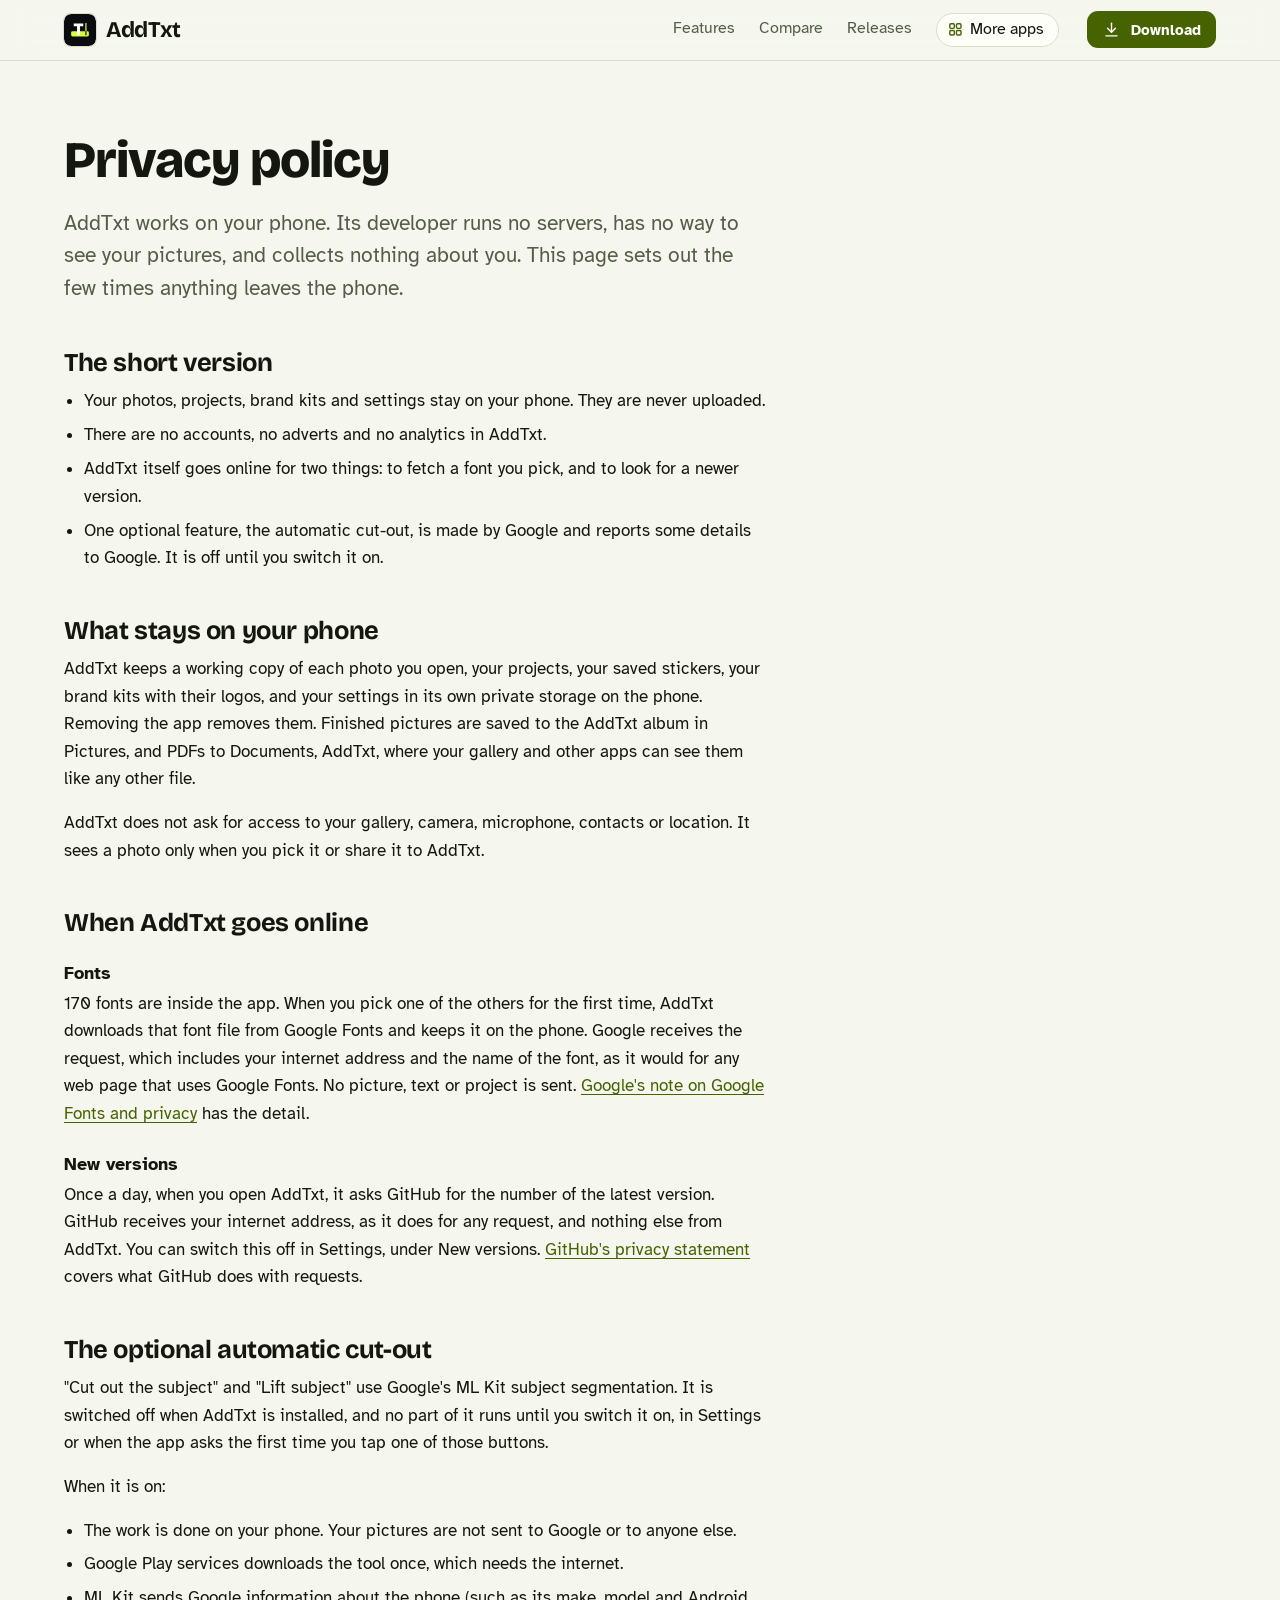
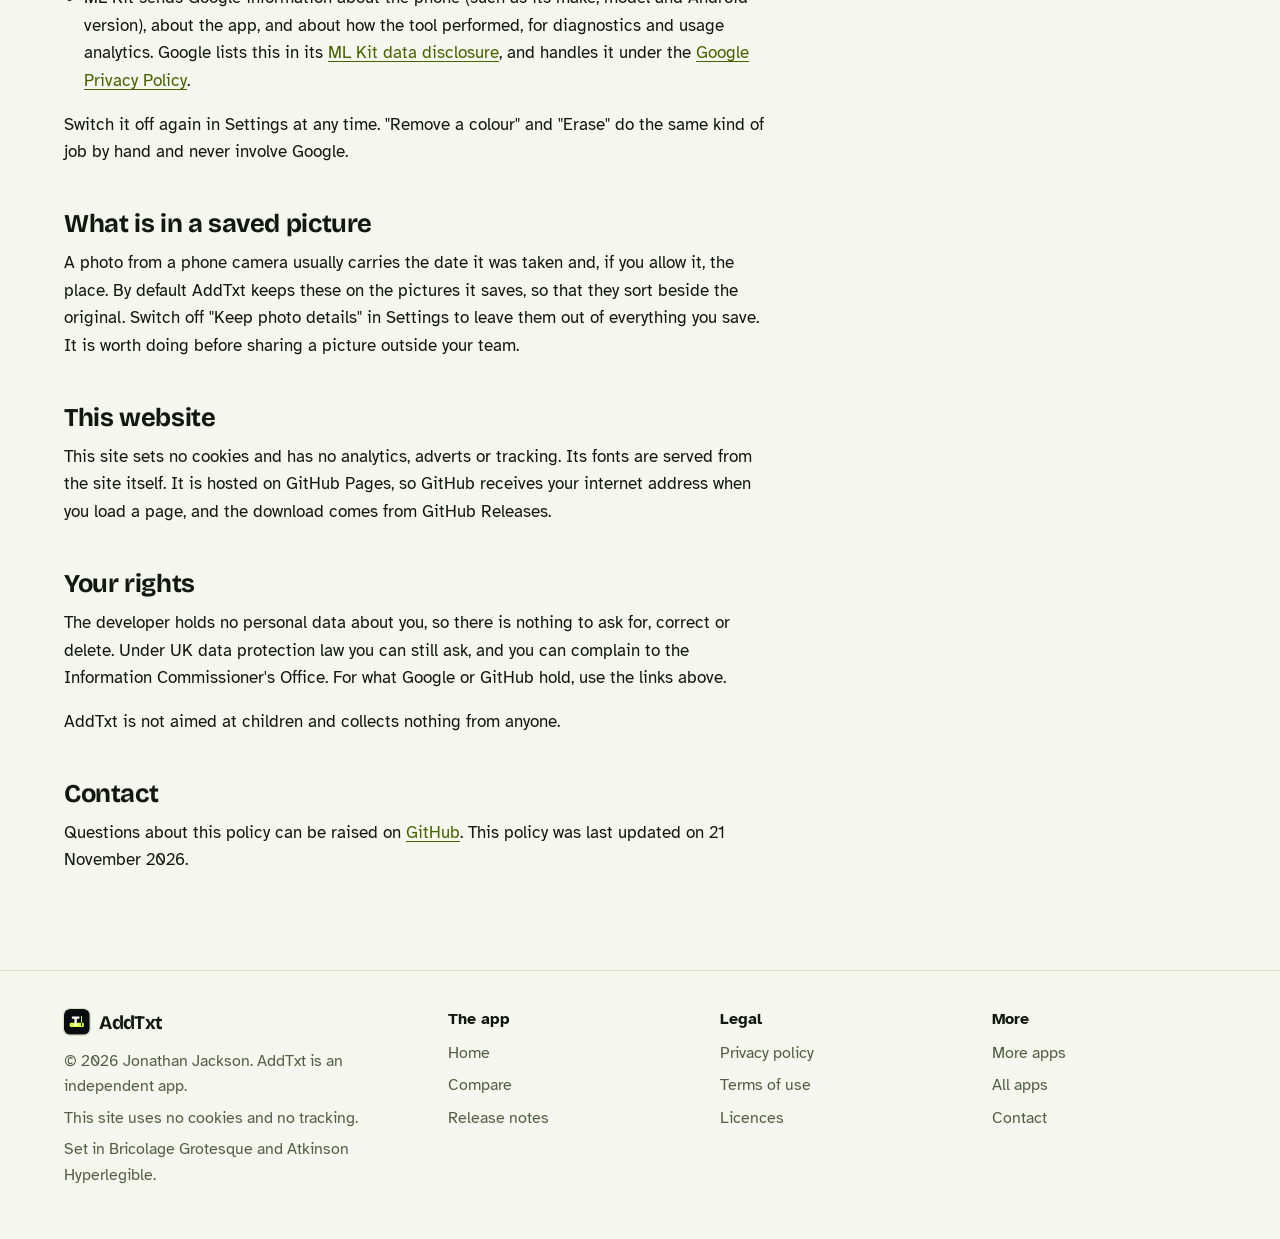
<file: privacy.html>
<!DOCTYPE html>
<html lang="en-GB">
<head>
<meta charset="utf-8">
<meta name="viewport" content="width=device-width, initial-scale=1">
<title>AddTxt privacy policy</title>
<meta name="description" content="What AddTxt does with your information: in short, it stays on your phone.">
<meta name="author" content="Jonathan Jackson">
<link rel="canonical" href="https://customgpter.github.io/addtxt/privacy.html">
<meta name="theme-color" content="#f5f7ee" media="(prefers-color-scheme: light)">
<meta name="theme-color" content="#0b0c0f" media="(prefers-color-scheme: dark)">
<meta property="og:type" content="website">
<meta property="og:site_name" content="AddTxt">
<meta property="og:title" content="AddTxt privacy policy">
<meta property="og:description" content="What AddTxt does with your information: in short, it stays on your phone.">
<meta property="og:url" content="https://customgpter.github.io/addtxt/privacy.html">
<meta property="og:image" content="https://customgpter.github.io/addtxt/assets/og.png">
<meta property="og:image:width" content="1200">
<meta property="og:image:height" content="630">
<meta property="og:image:alt" content="AddTxt&#x27;s editor with a haul road sign written on a site photo">
<meta property="og:locale" content="en_GB">
<meta name="twitter:card" content="summary_large_image">
<link rel="icon" href="./assets/favicon.svg" type="image/svg+xml">
<link rel="apple-touch-icon" href="./assets/apple-touch-icon.png">
<link rel="preload" href="./assets/fonts/bricolage-grotesque-latin.woff2" as="font" type="font/woff2" crossorigin>
<link rel="preload" href="./assets/fonts/atkinson-hyperlegible-latin-400-normal.woff2" as="font" type="font/woff2" crossorigin>
<link rel="stylesheet" href="./assets/site.css?v=1">
<link rel="stylesheet" href="./assets/house.css?v=1">
<link rel="stylesheet" href="./assets/apps-list.css?v=1">
<script src="./assets/apps-list.js?v=1" defer></script>
</head>
<body>
<a class="skip" href="#main">Skip to content</a>
<header class="masthead">
<div class="wrap">
<a class="brand" href="./" aria-label="AddTxt home"><svg viewBox="0 0 108 108" aria-hidden="true"><rect width="108" height="108" rx="24" fill="#0b0c0f"/><path fill="#d4ff3a" d="M29 58h50a5 5 0 0 1 5 5v8a5 5 0 0 1-5 5H29a5 5 0 0 1-5-5v-8a5 5 0 0 1 5-5z"/><path fill="#fff" d="M33 32h32v9H54v31H44V41H33z"/><path fill="#d4ff3a" d="M72 30h4v28h-4z"/><path fill="#0b0c0f" d="M72 58h4v14h-4z"/></svg><span>AddTxt</span></a>
<nav aria-label="Main"><ul><li><a href="./#features">Features</a></li><li><a href="./compare.html">Compare</a></li><li><a href="./releases.html">Releases</a></li><li><a class="more-apps" href="./more-apps.html"><svg class="ico" viewBox="0 0 24 24" aria-hidden="true"><rect x="4" y="4" width="6.5" height="6.5" rx="1.6"/><rect x="13.5" y="4" width="6.5" height="6.5" rx="1.6"/><rect x="4" y="13.5" width="6.5" height="6.5" rx="1.6"/><rect x="13.5" y="13.5" width="6.5" height="6.5" rx="1.6"/></svg>More apps</a></li></ul></nav>
<a class="button small" href="https://github.com/CustomGPTer/addtxt/releases/latest/download/AddTxt.apk"><svg class="ico" viewBox="0 0 24 24" aria-hidden="true"><path d="M12 4v11"/><path d="M7 10.5l5 5 5-5"/><path d="M5 20h14"/></svg>Download</a>
</div>
</header>
<main id="main" class="doc">
<div class="wrap">
<div class="measure">
<h1>Privacy policy</h1>
<p class="lede">AddTxt works on your phone. Its developer runs no servers, has no way to see your pictures, and collects nothing about you. This page sets out the few times anything leaves the phone.</p>
<h2 id="short">The short version</h2><ul>
<li>Your photos, projects, brand kits and settings stay on your phone. They are never uploaded.</li>
<li>There are no accounts, no adverts and no analytics in AddTxt.</li>
<li>AddTxt itself goes online for two things: to fetch a font you pick, and to look for a newer version.</li>
<li>One optional feature, the automatic cut-out, is made by Google and reports some details to Google. It is off until you switch it on.</li>
</ul><h2 id="phone">What stays on your phone</h2><p>AddTxt keeps a working copy of each photo you open, your projects, your saved stickers, your brand kits with their logos, and your settings in its own private storage on the phone. Removing the app removes them. Finished pictures are saved to the AddTxt album in Pictures, and PDFs to Documents, AddTxt, where your gallery and other apps can see them like any other file.</p>
<p>AddTxt does not ask for access to your gallery, camera, microphone, contacts or location. It sees a photo only when you pick it or share it to AddTxt.</p><h2 id="services">When AddTxt goes online</h2><h3>Fonts</h3>
<p>170 fonts are inside the app. When you pick one of the others for the first time, AddTxt downloads that font file from Google Fonts and keeps it on the phone. Google receives the request, which includes your internet address and the name of the font, as it would for any web page that uses Google Fonts. No picture, text or project is sent. <a href="https://developers.google.com/fonts/faq/privacy">Google's note on Google Fonts and privacy</a> has the detail.</p>
<h3>New versions</h3>
<p>Once a day, when you open AddTxt, it asks GitHub for the number of the latest version. GitHub receives your internet address, as it does for any request, and nothing else from AddTxt. You can switch this off in Settings, under New versions. <a href="https://docs.github.com/en/site-policy/privacy-policies/github-general-privacy-statement">GitHub's privacy statement</a> covers what GitHub does with requests.</p><h2 id="cutout">The optional automatic cut-out</h2><p>"Cut out the subject" and "Lift subject" use Google's ML Kit subject segmentation. It is switched off when AddTxt is installed, and no part of it runs until you switch it on, in Settings or when the app asks the first time you tap one of those buttons.</p>
<p>When it is on:</p>
<ul>
<li>The work is done on your phone. Your pictures are not sent to Google or to anyone else.</li>
<li>Google Play services downloads the tool once, which needs the internet.</li>
<li>ML Kit sends Google information about the phone (such as its make, model and Android version), about the app, and about how the tool performed, for diagnostics and usage analytics. Google lists this in its <a href="https://developers.google.com/ml-kit/android-data-disclosure">ML Kit data disclosure</a>, and handles it under the <a href="https://policies.google.com/privacy">Google Privacy Policy</a>.</li>
</ul>
<p>Switch it off again in Settings at any time. "Remove a colour" and "Erase" do the same kind of job by hand and never involve Google.</p><h2 id="saved">What is in a saved picture</h2><p>A photo from a phone camera usually carries the date it was taken and, if you allow it, the place. By default AddTxt keeps these on the pictures it saves, so that they sort beside the original. Switch off "Keep photo details" in Settings to leave them out of everything you save. It is worth doing before sharing a picture outside your team.</p><h2 id="site">This website</h2><p>This site sets no cookies and has no analytics, adverts or tracking. Its fonts are served from the site itself. It is hosted on GitHub Pages, so GitHub receives your internet address when you load a page, and the download comes from GitHub Releases.</p><h2 id="rights">Your rights</h2><p>The developer holds no personal data about you, so there is nothing to ask for, correct or delete. Under UK data protection law you can still ask, and you can complain to the Information Commissioner's Office. For what Google or GitHub hold, use the links above.</p>
<p>AddTxt is not aimed at children and collects nothing from anyone.</p>
<h2 id="contact">Contact</h2>
<p>Questions about this policy can be raised on <a href="https://github.com/CustomGPTer/addtxt/issues">GitHub</a>. This policy was last updated on 21 November 2026.</p>
</div>
</div>
</main>
<footer class="colophon">
<div class="wrap">
<div>
<a class="brand" href="./" aria-label="AddTxt home"><svg viewBox="0 0 108 108" aria-hidden="true"><rect width="108" height="108" rx="24" fill="#0b0c0f"/><path fill="#d4ff3a" d="M29 58h50a5 5 0 0 1 5 5v8a5 5 0 0 1-5 5H29a5 5 0 0 1-5-5v-8a5 5 0 0 1 5-5z"/><path fill="#fff" d="M33 32h32v9H54v31H44V41H33z"/><path fill="#d4ff3a" d="M72 30h4v28h-4z"/><path fill="#0b0c0f" d="M72 58h4v14h-4z"/></svg><span>AddTxt</span></a>
<p>&copy; 2026 Jonathan Jackson. AddTxt is an independent app.</p>
<p>This site uses no cookies and no tracking.</p>
<p>Set in Bricolage Grotesque and Atkinson Hyperlegible.</p>
</div>
<nav aria-label="The app"><h2>The app</h2><ul>
<li><a href="./">Home</a></li>
<li><a href="./compare.html">Compare</a></li>
<li><a href="./releases.html">Release notes</a></li>

</ul></nav>
<nav aria-label="Legal"><h2>Legal</h2><ul>
<li><a href="./privacy.html">Privacy policy</a></li>
<li><a href="./terms.html">Terms of use</a></li>
<li><a href="./licences.html">Licences</a></li>
</ul></nav>
<nav aria-label="More"><h2>More</h2><ul>
<li><a href="./more-apps.html">More apps</a></li>
<li><a href="https://customgpter.github.io/">All apps</a></li>
<li><a href="https://github.com/CustomGPTer/addtxt/issues">Contact</a></li>
</ul></nav>
</div>
</footer>
</body>
</html>
</file>
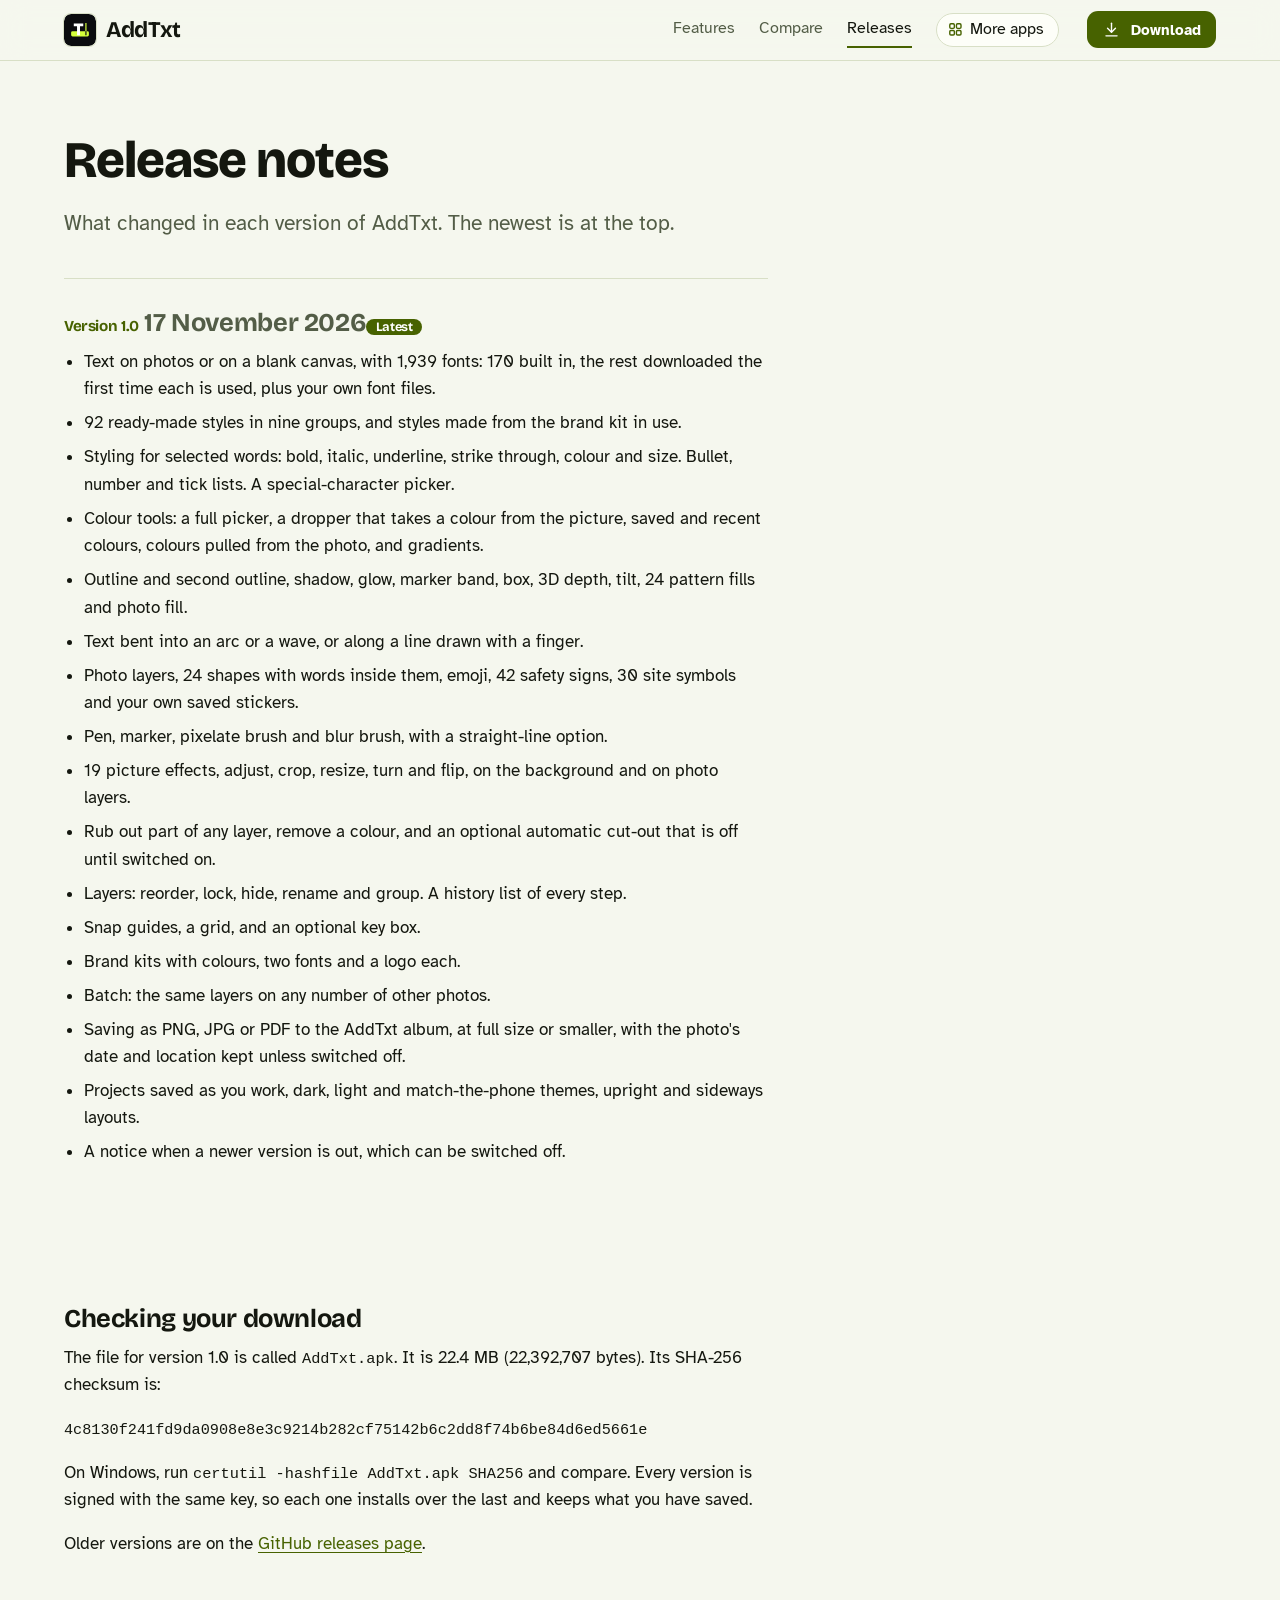
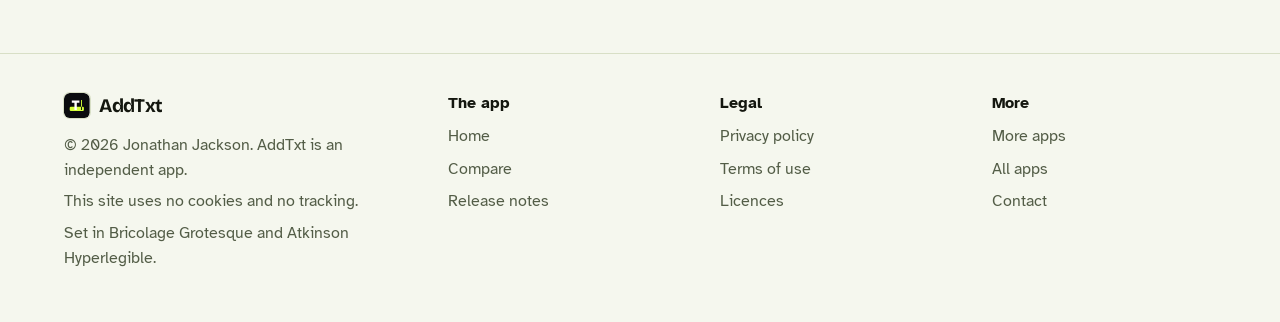
<file: releases.html>
<!DOCTYPE html>
<html lang="en-GB">
<head>
<meta charset="utf-8">
<meta name="viewport" content="width=device-width, initial-scale=1">
<title>AddTxt release notes</title>
<meta name="description" content="What changed in each version of AddTxt, with the file size and checksum to check your download.">
<meta name="author" content="Jonathan Jackson">
<link rel="canonical" href="https://customgpter.github.io/addtxt/releases.html">
<meta name="theme-color" content="#f5f7ee" media="(prefers-color-scheme: light)">
<meta name="theme-color" content="#0b0c0f" media="(prefers-color-scheme: dark)">
<meta property="og:type" content="website">
<meta property="og:site_name" content="AddTxt">
<meta property="og:title" content="AddTxt release notes">
<meta property="og:description" content="What changed in each version of AddTxt, with the file size and checksum to check your download.">
<meta property="og:url" content="https://customgpter.github.io/addtxt/releases.html">
<meta property="og:image" content="https://customgpter.github.io/addtxt/assets/og.png">
<meta property="og:image:width" content="1200">
<meta property="og:image:height" content="630">
<meta property="og:image:alt" content="AddTxt&#x27;s editor with a haul road sign written on a site photo">
<meta property="og:locale" content="en_GB">
<meta name="twitter:card" content="summary_large_image">
<link rel="icon" href="./assets/favicon.svg" type="image/svg+xml">
<link rel="apple-touch-icon" href="./assets/apple-touch-icon.png">
<link rel="preload" href="./assets/fonts/bricolage-grotesque-latin.woff2" as="font" type="font/woff2" crossorigin>
<link rel="preload" href="./assets/fonts/atkinson-hyperlegible-latin-400-normal.woff2" as="font" type="font/woff2" crossorigin>
<link rel="stylesheet" href="./assets/site.css?v=1">
<link rel="stylesheet" href="./assets/house.css?v=1">
<link rel="stylesheet" href="./assets/apps-list.css?v=1">
<script src="./assets/apps-list.js?v=1" defer></script>
</head>
<body>
<a class="skip" href="#main">Skip to content</a>
<header class="masthead">
<div class="wrap">
<a class="brand" href="./" aria-label="AddTxt home"><svg viewBox="0 0 108 108" aria-hidden="true"><rect width="108" height="108" rx="24" fill="#0b0c0f"/><path fill="#d4ff3a" d="M29 58h50a5 5 0 0 1 5 5v8a5 5 0 0 1-5 5H29a5 5 0 0 1-5-5v-8a5 5 0 0 1 5-5z"/><path fill="#fff" d="M33 32h32v9H54v31H44V41H33z"/><path fill="#d4ff3a" d="M72 30h4v28h-4z"/><path fill="#0b0c0f" d="M72 58h4v14h-4z"/></svg><span>AddTxt</span></a>
<nav aria-label="Main"><ul><li><a href="./#features">Features</a></li><li><a href="./compare.html">Compare</a></li><li><a href="./releases.html" aria-current="page">Releases</a></li><li><a class="more-apps" href="./more-apps.html"><svg class="ico" viewBox="0 0 24 24" aria-hidden="true"><rect x="4" y="4" width="6.5" height="6.5" rx="1.6"/><rect x="13.5" y="4" width="6.5" height="6.5" rx="1.6"/><rect x="4" y="13.5" width="6.5" height="6.5" rx="1.6"/><rect x="13.5" y="13.5" width="6.5" height="6.5" rx="1.6"/></svg>More apps</a></li></ul></nav>
<a class="button small" href="https://github.com/CustomGPTer/addtxt/releases/latest/download/AddTxt.apk"><svg class="ico" viewBox="0 0 24 24" aria-hidden="true"><path d="M12 4v11"/><path d="M7 10.5l5 5 5-5"/><path d="M5 20h14"/></svg>Download</a>
</div>
</header>
<main id="main" class="doc">
<div class="wrap">
<div class="measure">
<h1>Release notes</h1>
<p class="lede">What changed in each version of AddTxt. The newest is at the top.</p>
<section class="release" id="v1.0"><h2><span class="ver">Version 1.0</span> <span class="when">17 November 2026</span><span class="tag">Latest</span></h2><ul><li>Text on photos or on a blank canvas, with 1,939 fonts: 170 built in, the rest downloaded the first time each is used, plus your own font files.</li><li>92 ready-made styles in nine groups, and styles made from the brand kit in use.</li><li>Styling for selected words: bold, italic, underline, strike through, colour and size. Bullet, number and tick lists. A special-character picker.</li><li>Colour tools: a full picker, a dropper that takes a colour from the picture, saved and recent colours, colours pulled from the photo, and gradients.</li><li>Outline and second outline, shadow, glow, marker band, box, 3D depth, tilt, 24 pattern fills and photo fill.</li><li>Text bent into an arc or a wave, or along a line drawn with a finger.</li><li>Photo layers, 24 shapes with words inside them, emoji, 42 safety signs, 30 site symbols and your own saved stickers.</li><li>Pen, marker, pixelate brush and blur brush, with a straight-line option.</li><li>19 picture effects, adjust, crop, resize, turn and flip, on the background and on photo layers.</li><li>Rub out part of any layer, remove a colour, and an optional automatic cut-out that is off until switched on.</li><li>Layers: reorder, lock, hide, rename and group. A history list of every step.</li><li>Snap guides, a grid, and an optional key box.</li><li>Brand kits with colours, two fonts and a logo each.</li><li>Batch: the same layers on any number of other photos.</li><li>Saving as PNG, JPG or PDF to the AddTxt album, at full size or smaller, with the photo&#x27;s date and location kept unless switched off.</li><li>Projects saved as you work, dark, light and match-the-phone themes, upright and sideways layouts.</li><li>A notice when a newer version is out, which can be switched off.</li></ul></section>
<h2 id="checking">Checking your download</h2>
<p>The file for version 1.0 is called <code>AddTxt.apk</code>. It is 22.4 MB (22,392,707 bytes). Its SHA-256 checksum is:</p>
<p><code class="sum">4c8130f241fd9da0908e8e3c9214b282cf75142b6c2dd8f74b6be84d6ed5661e</code></p>
<p>On Windows, run <code>certutil -hashfile AddTxt.apk SHA256</code> and compare. Every version is signed with the same key, so each one installs over the last and keeps what you have saved.</p>
<p>Older versions are on the <a href="https://github.com/CustomGPTer/addtxt/releases">GitHub releases page</a>.</p>
</div>
</div>
</main>
<footer class="colophon">
<div class="wrap">
<div>
<a class="brand" href="./" aria-label="AddTxt home"><svg viewBox="0 0 108 108" aria-hidden="true"><rect width="108" height="108" rx="24" fill="#0b0c0f"/><path fill="#d4ff3a" d="M29 58h50a5 5 0 0 1 5 5v8a5 5 0 0 1-5 5H29a5 5 0 0 1-5-5v-8a5 5 0 0 1 5-5z"/><path fill="#fff" d="M33 32h32v9H54v31H44V41H33z"/><path fill="#d4ff3a" d="M72 30h4v28h-4z"/><path fill="#0b0c0f" d="M72 58h4v14h-4z"/></svg><span>AddTxt</span></a>
<p>&copy; 2026 Jonathan Jackson. AddTxt is an independent app.</p>
<p>This site uses no cookies and no tracking.</p>
<p>Set in Bricolage Grotesque and Atkinson Hyperlegible.</p>
</div>
<nav aria-label="The app"><h2>The app</h2><ul>
<li><a href="./">Home</a></li>
<li><a href="./compare.html">Compare</a></li>
<li><a href="./releases.html">Release notes</a></li>

</ul></nav>
<nav aria-label="Legal"><h2>Legal</h2><ul>
<li><a href="./privacy.html">Privacy policy</a></li>
<li><a href="./terms.html">Terms of use</a></li>
<li><a href="./licences.html">Licences</a></li>
</ul></nav>
<nav aria-label="More"><h2>More</h2><ul>
<li><a href="./more-apps.html">More apps</a></li>
<li><a href="https://customgpter.github.io/">All apps</a></li>
<li><a href="https://github.com/CustomGPTer/addtxt/issues">Contact</a></li>
</ul></nav>
</div>
</footer>
</body>
</html>
</file>
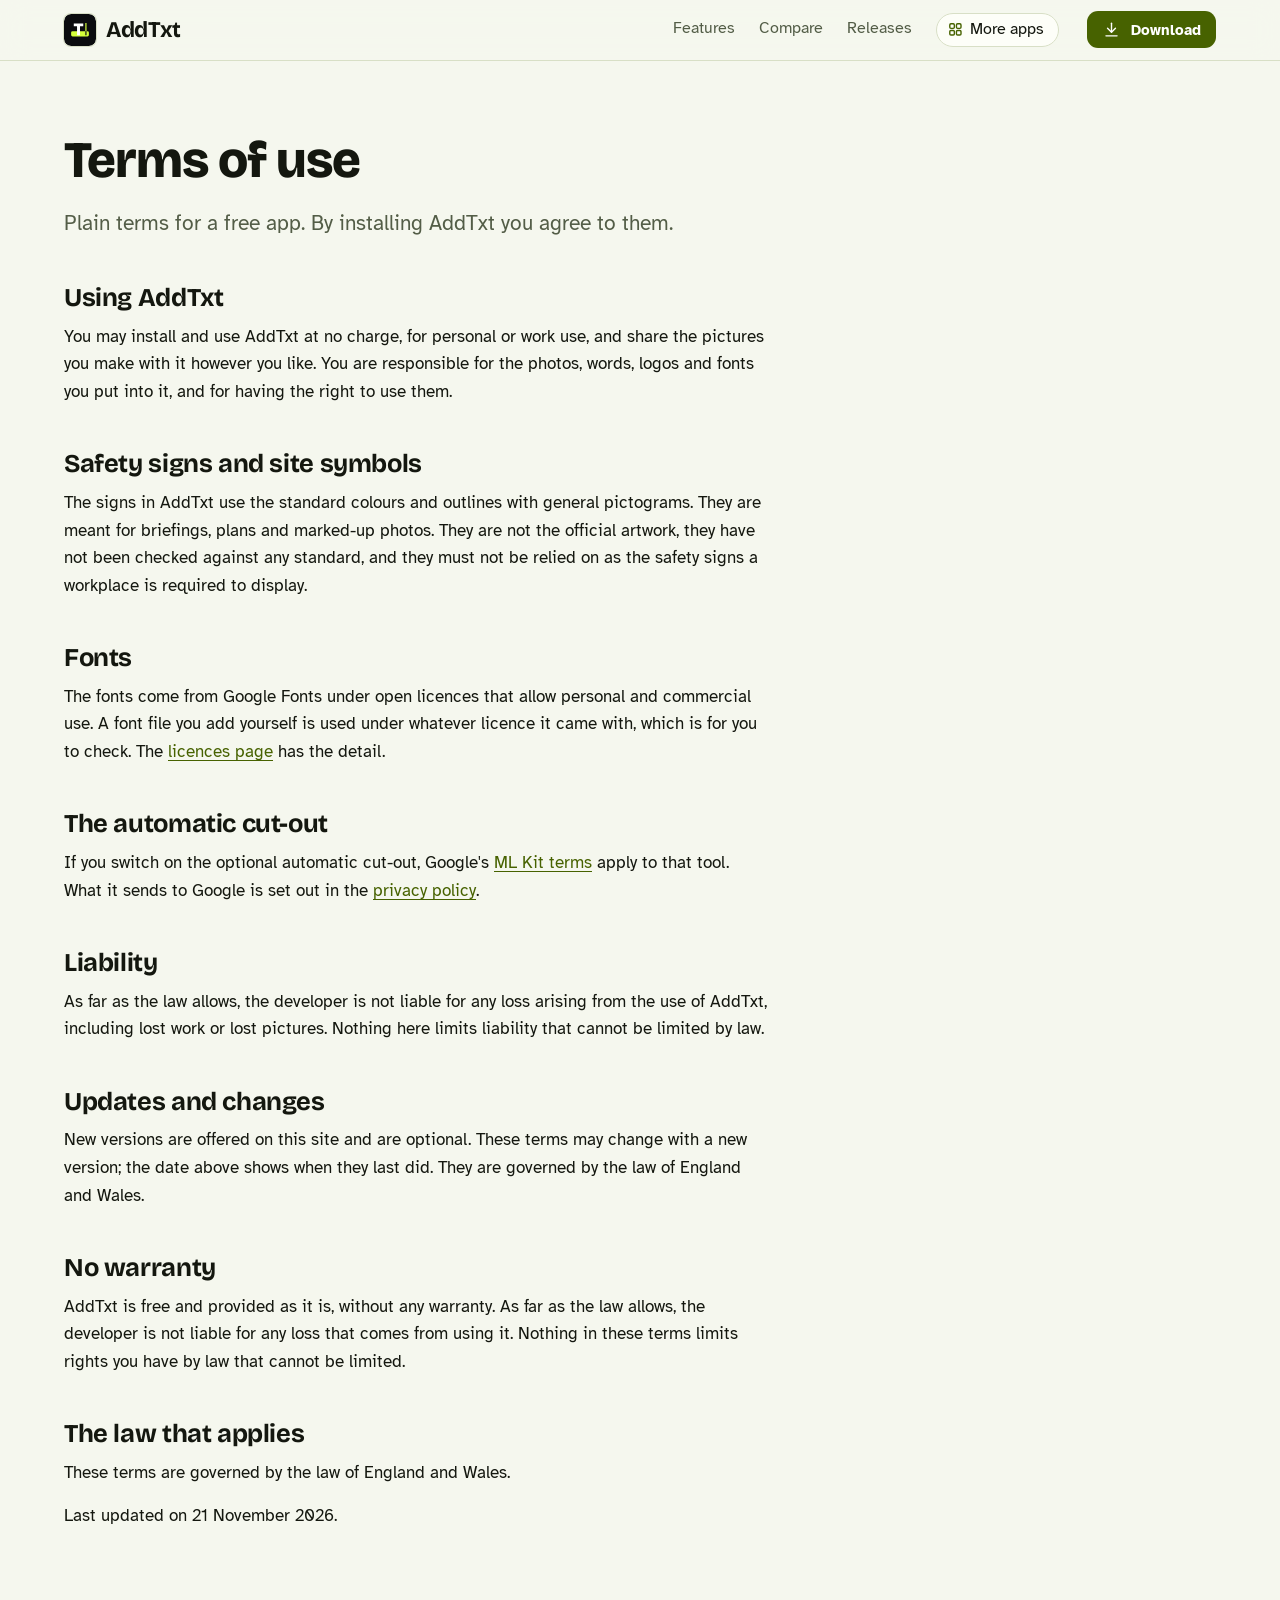
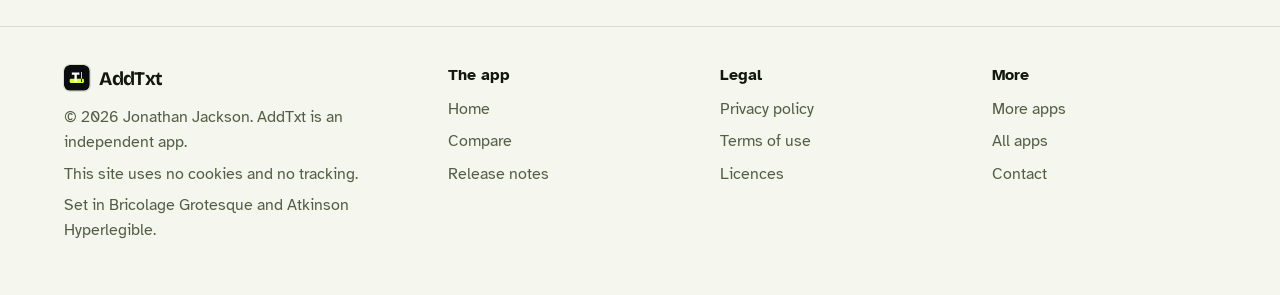
<file: terms.html>
<!DOCTYPE html>
<html lang="en-GB">
<head>
<meta charset="utf-8">
<meta name="viewport" content="width=device-width, initial-scale=1">
<title>AddTxt terms of use</title>
<meta name="description" content="The terms for using AddTxt.">
<meta name="author" content="Jonathan Jackson">
<link rel="canonical" href="https://customgpter.github.io/addtxt/terms.html">
<meta name="theme-color" content="#f5f7ee" media="(prefers-color-scheme: light)">
<meta name="theme-color" content="#0b0c0f" media="(prefers-color-scheme: dark)">
<meta property="og:type" content="website">
<meta property="og:site_name" content="AddTxt">
<meta property="og:title" content="AddTxt terms of use">
<meta property="og:description" content="The terms for using AddTxt.">
<meta property="og:url" content="https://customgpter.github.io/addtxt/terms.html">
<meta property="og:image" content="https://customgpter.github.io/addtxt/assets/og.png">
<meta property="og:image:width" content="1200">
<meta property="og:image:height" content="630">
<meta property="og:image:alt" content="AddTxt&#x27;s editor with a haul road sign written on a site photo">
<meta property="og:locale" content="en_GB">
<meta name="twitter:card" content="summary_large_image">
<link rel="icon" href="./assets/favicon.svg" type="image/svg+xml">
<link rel="apple-touch-icon" href="./assets/apple-touch-icon.png">
<link rel="preload" href="./assets/fonts/bricolage-grotesque-latin.woff2" as="font" type="font/woff2" crossorigin>
<link rel="preload" href="./assets/fonts/atkinson-hyperlegible-latin-400-normal.woff2" as="font" type="font/woff2" crossorigin>
<link rel="stylesheet" href="./assets/site.css?v=1">
<link rel="stylesheet" href="./assets/house.css?v=1">
<link rel="stylesheet" href="./assets/apps-list.css?v=1">
<script src="./assets/apps-list.js?v=1" defer></script>
</head>
<body>
<a class="skip" href="#main">Skip to content</a>
<header class="masthead">
<div class="wrap">
<a class="brand" href="./" aria-label="AddTxt home"><svg viewBox="0 0 108 108" aria-hidden="true"><rect width="108" height="108" rx="24" fill="#0b0c0f"/><path fill="#d4ff3a" d="M29 58h50a5 5 0 0 1 5 5v8a5 5 0 0 1-5 5H29a5 5 0 0 1-5-5v-8a5 5 0 0 1 5-5z"/><path fill="#fff" d="M33 32h32v9H54v31H44V41H33z"/><path fill="#d4ff3a" d="M72 30h4v28h-4z"/><path fill="#0b0c0f" d="M72 58h4v14h-4z"/></svg><span>AddTxt</span></a>
<nav aria-label="Main"><ul><li><a href="./#features">Features</a></li><li><a href="./compare.html">Compare</a></li><li><a href="./releases.html">Releases</a></li><li><a class="more-apps" href="./more-apps.html"><svg class="ico" viewBox="0 0 24 24" aria-hidden="true"><rect x="4" y="4" width="6.5" height="6.5" rx="1.6"/><rect x="13.5" y="4" width="6.5" height="6.5" rx="1.6"/><rect x="4" y="13.5" width="6.5" height="6.5" rx="1.6"/><rect x="13.5" y="13.5" width="6.5" height="6.5" rx="1.6"/></svg>More apps</a></li></ul></nav>
<a class="button small" href="https://github.com/CustomGPTer/addtxt/releases/latest/download/AddTxt.apk"><svg class="ico" viewBox="0 0 24 24" aria-hidden="true"><path d="M12 4v11"/><path d="M7 10.5l5 5 5-5"/><path d="M5 20h14"/></svg>Download</a>
</div>
</header>
<main id="main" class="doc">
<div class="wrap">
<div class="measure">
<h1>Terms of use</h1>
<p class="lede">Plain terms for a free app. By installing AddTxt you agree to them.</p>
<h2 id="use">Using AddTxt</h2><p>You may install and use AddTxt at no charge, for personal or work use, and share the pictures you make with it however you like. You are responsible for the photos, words, logos and fonts you put into it, and for having the right to use them.</p><h2 id="signs">Safety signs and site symbols</h2><p>The signs in AddTxt use the standard colours and outlines with general pictograms. They are meant for briefings, plans and marked-up photos. They are not the official artwork, they have not been checked against any standard, and they must not be relied on as the safety signs a workplace is required to display.</p><h2 id="fonts">Fonts</h2><p>The fonts come from Google Fonts under open licences that allow personal and commercial use. A font file you add yourself is used under whatever licence it came with, which is for you to check. The <a href="licences.html">licences page</a> has the detail.</p><h2 id="cutout">The automatic cut-out</h2><p>If you switch on the optional automatic cut-out, Google's <a href="https://developers.google.com/ml-kit/terms">ML Kit terms</a> apply to that tool. What it sends to Google is set out in the <a href="privacy.html#cutout">privacy policy</a>.</p><h2 id="liability">Liability</h2><p>As far as the law allows, the developer is not liable for any loss arising from the use of AddTxt, including lost work or lost pictures. Nothing here limits liability that cannot be limited by law.</p><h2 id="updates">Updates and changes</h2><p>New versions are offered on this site and are optional. These terms may change with a new version; the date above shows when they last did. They are governed by the law of England and Wales.</p>
<h2 id="no-warranty">No warranty</h2>
<p>AddTxt is free and provided as it is, without any warranty. As far as the law allows, the developer is not liable for any loss that comes from using it. Nothing in these terms limits rights you have by law that cannot be limited.</p>
<h2 id="governing">The law that applies</h2>
<p>These terms are governed by the law of England and Wales.</p>
<p>Last updated on 21 November 2026.</p>
</div>
</div>
</main>
<footer class="colophon">
<div class="wrap">
<div>
<a class="brand" href="./" aria-label="AddTxt home"><svg viewBox="0 0 108 108" aria-hidden="true"><rect width="108" height="108" rx="24" fill="#0b0c0f"/><path fill="#d4ff3a" d="M29 58h50a5 5 0 0 1 5 5v8a5 5 0 0 1-5 5H29a5 5 0 0 1-5-5v-8a5 5 0 0 1 5-5z"/><path fill="#fff" d="M33 32h32v9H54v31H44V41H33z"/><path fill="#d4ff3a" d="M72 30h4v28h-4z"/><path fill="#0b0c0f" d="M72 58h4v14h-4z"/></svg><span>AddTxt</span></a>
<p>&copy; 2026 Jonathan Jackson. AddTxt is an independent app.</p>
<p>This site uses no cookies and no tracking.</p>
<p>Set in Bricolage Grotesque and Atkinson Hyperlegible.</p>
</div>
<nav aria-label="The app"><h2>The app</h2><ul>
<li><a href="./">Home</a></li>
<li><a href="./compare.html">Compare</a></li>
<li><a href="./releases.html">Release notes</a></li>

</ul></nav>
<nav aria-label="Legal"><h2>Legal</h2><ul>
<li><a href="./privacy.html">Privacy policy</a></li>
<li><a href="./terms.html">Terms of use</a></li>
<li><a href="./licences.html">Licences</a></li>
</ul></nav>
<nav aria-label="More"><h2>More</h2><ul>
<li><a href="./more-apps.html">More apps</a></li>
<li><a href="https://customgpter.github.io/">All apps</a></li>
<li><a href="https://github.com/CustomGPTer/addtxt/issues">Contact</a></li>
</ul></nav>
</div>
</footer>
</body>
</html>
</file>
<file: assets/site.css>
@font-face{font-family:"Bricolage Grotesque";src:url("fonts/bricolage-grotesque-latin.woff2") format("woff2");font-weight:200 800;font-style:normal;font-display:swap}
@font-face{font-family:"Atkinson Hyperlegible";src:url("fonts/atkinson-hyperlegible-latin-400-normal.woff2") format("woff2");font-weight:400;font-style:normal;font-display:swap}
@font-face{font-family:"Atkinson Hyperlegible";src:url("fonts/atkinson-hyperlegible-latin-700-normal.woff2") format("woff2");font-weight:700;font-style:normal;font-display:swap}

/* Daylight page, night-time camera. The lamp colour is kept for the one thing to press and for what the camera has seen. */
:root{
  --page:#f2f5f9; --panel:#ffffff; --raised:#e8edf3; --ink:#0d1a2b; --soft:#465468; --rule:#d2dae4;
  --accent:#0a6a55; --accent-ink:#ffffff; --warn:#8a5200; --rec:#d3302f;
  --lamp:#ffb347; --lamp-ink:#231400; --lamp-text:#8a5200;
  --night:#09111e; --night-2:#111d30; --night-3:#1a2a43; --night-ink:#eaf0f8; --night-soft:#9fb0c7; --night-rule:#24364f; --iris:#55d6ab;
  --display:"Bricolage Grotesque","Atkinson Hyperlegible",system-ui,sans-serif;
  --sans:"Atkinson Hyperlegible",system-ui,-apple-system,"Segoe UI",Roboto,sans-serif;
  --mono:ui-monospace,SFMono-Regular,Menlo,Consolas,"Liberation Mono",monospace;
  color-scheme:light dark;
}
@media (prefers-color-scheme:dark){
  :root{--page:#0a111b; --panel:#111a27; --raised:#182434; --ink:#e9eef5; --soft:#a0aec0; --rule:#243247;
    --accent:#55d6ab; --accent-ink:#00281d; --warn:#ffb347; --rec:#ff6163; --lamp-text:#ffb347}
}

*,*::before,*::after{box-sizing:border-box}
html{-webkit-text-size-adjust:100%;scroll-behavior:smooth;scroll-padding-top:5.5rem}
@media (prefers-reduced-motion:reduce){html{scroll-behavior:auto}}
body{margin:0;background:var(--page);color:var(--ink);font:400 1.0625rem/1.62 var(--sans);text-rendering:optimizeLegibility;-webkit-font-smoothing:antialiased}
img,svg{max-width:100%;display:block}
a{color:var(--accent);text-decoration-thickness:.07em;text-underline-offset:.2em}
a:hover{text-decoration-thickness:.13em}
:focus-visible{outline:3px solid var(--lamp);outline-offset:3px;border-radius:6px}
code{font:.9em/1 var(--mono);overflow-wrap:anywhere}
h1,h2,h3{font-family:var(--display);font-weight:700;letter-spacing:-.015em;line-height:1.08;margin:0;text-wrap:balance}
p{margin:0 0 1rem}
.skip{position:absolute;left:-999px;top:0;background:var(--ink);color:var(--page);padding:.6rem 1rem;z-index:30;border-radius:0 0 8px 0}
.skip:focus{left:0}
.sr{position:absolute;width:1px;height:1px;overflow:hidden;clip-path:inset(50%);white-space:nowrap}
.wrap{width:min(72rem,100% - 2.5rem);margin-inline:auto}
.measure{max-width:44rem}
.ico{width:1.25em;height:1.25em;flex:none;fill:none;stroke:currentColor;stroke-width:1.75;stroke-linecap:round;stroke-linejoin:round}

/* ---------- masthead */
.masthead{position:sticky;top:0;z-index:20;background:color-mix(in srgb,var(--page) 88%,transparent);-webkit-backdrop-filter:blur(14px) saturate(1.3);backdrop-filter:blur(14px) saturate(1.3);border-bottom:1px solid var(--rule)}
.masthead .wrap{display:flex;flex-wrap:wrap;align-items:center;gap:.35rem 1.75rem;padding-block:.7rem}
.brand{display:inline-flex;align-items:center;gap:.6rem;font:700 1.4rem/1 var(--display);letter-spacing:-.03em;color:var(--ink);text-decoration:none;margin-right:auto}
.brand svg{width:2rem;height:2rem;flex:none;border-radius:.5rem;box-shadow:0 0 0 1px var(--rule)}
.masthead nav ul{display:flex;flex-wrap:wrap;align-items:center;gap:.15rem 1.5rem;list-style:none;margin:0;padding:0;font-size:1rem;line-height:1.3}
.masthead nav a{display:inline-flex;align-items:center;gap:.4rem;color:var(--soft);text-decoration:none;padding-block:.45rem;border-bottom:2px solid transparent}
.masthead nav a:hover{color:var(--ink)}
.masthead nav a[aria-current="page"]{color:var(--ink);border-bottom-color:var(--lamp)}
.masthead nav a.more-apps{color:var(--ink);border:1px solid var(--rule);border-radius:999px;padding:.34rem .85rem .34rem .65rem;background:var(--panel)}
.masthead nav a.more-apps .ico{width:1.05em;height:1.05em;color:var(--accent);stroke-width:2}
.masthead nav a.more-apps:hover,.masthead nav a.more-apps[aria-current="page"]{border-color:var(--accent)}
.button{display:inline-flex;align-items:center;gap:.6rem;background:var(--lamp);color:var(--lamp-ink);font:700 1.08rem/1.2 var(--sans);text-decoration:none;padding:.95rem 1.5rem;border-radius:14px;box-shadow:0 1px 0 rgba(255,255,255,.45) inset,0 12px 24px -14px rgba(138,82,0,.9)}
.button:hover{background:#ffc56e}
.button:active{transform:translateY(1px)}
.button.small{font-size:.95rem;padding:.55rem .95rem;border-radius:11px;box-shadow:none}
.button.quiet{background:none;box-shadow:none;border:1px solid var(--rule);color:var(--ink)}
.button.quiet:hover{border-color:var(--ink);background:none}
@media (max-width:52rem){
  .masthead nav{order:3;flex:1 0 100%}
  .masthead nav ul{gap:.1rem .85rem;font-size:.95rem}
  .masthead nav .wide{display:none}
}
@media (max-width:24rem){.masthead nav a.more-apps .ico{display:none}.masthead nav a.more-apps{padding-inline:.7rem}}

/* ---------- hero */
.hero{padding-block:clamp(2.2rem,6vw,4.75rem) clamp(2.5rem,6vw,4.5rem);overflow:hidden}
.hero-grid{display:grid;gap:clamp(2.25rem,5vw,4rem);align-items:center}
@media (min-width:62rem){.hero-grid{grid-template-columns:minmax(0,11fr) minmax(0,10fr)}}
.hero h1{font-size:clamp(2.6rem,6vw,4.25rem);font-weight:800;line-height:1;letter-spacing:-.022em;margin-bottom:1.5rem}
.lede{font-size:clamp(1.14rem,2vw,1.3rem);line-height:1.55;color:var(--soft);margin:0 0 1rem;max-width:34rem}
.get{display:flex;flex-wrap:wrap;align-items:center;gap:.9rem 1.5rem;margin:1.8rem 0 1.1rem}
.get .aside{font-weight:700;color:var(--ink)}
.facts{font-size:.98rem;line-height:1.5;color:var(--soft);margin:0 0 .5rem;max-width:36rem}
.pills{display:flex;flex-wrap:wrap;gap:.45rem;list-style:none;margin:0 0 1rem;padding:0;font-size:.95rem}
.pills li{border:1px solid var(--rule);border-radius:999px;padding:.22rem .8rem;background:var(--panel);color:var(--soft)}

/* the monitor: the camera's view, the day beneath it, and the alert it sends */
.monitor{position:relative;max-width:36rem;margin-inline:auto;width:100%;padding-bottom:3.1rem}
@media (min-width:62rem){.monitor{margin-inline:auto 0}}
.screen{position:relative;background:var(--night);border-radius:22px;padding:.6rem;box-shadow:0 0 0 1px var(--night-rule),0 30px 60px -30px rgba(9,17,30,.75)}
.cam{position:relative;border-radius:15px;overflow:hidden;aspect-ratio:16/10;background:#0b1626}
.cam svg{width:100%;height:100%}
.cam text{font:700 15px var(--sans);fill:#231400}
.hud{position:absolute;display:inline-flex;align-items:center;gap:.4rem;font:700 .76rem/1 var(--sans);color:var(--night-ink);background:rgba(6,12,22,.62);border-radius:999px;padding:.38rem .65rem;letter-spacing:.01em}
.hud i{width:.5rem;height:.5rem;border-radius:50%;background:var(--iris)}
.hud.watching{left:.7rem;top:.7rem}
.hud.rec{right:.7rem;top:.7rem}
.hud.rec i{background:#ff5a5c}
.hud.stamp{left:.7rem;bottom:.7rem;font:400 .74rem/1 var(--mono);border-radius:6px;color:#d5deea}
.hud.place{right:.7rem;bottom:.7rem;border-radius:6px;font-weight:400;color:#d5deea}
.day{padding:.85rem .55rem 2rem;color:var(--night-soft);font-size:.8rem;line-height:1.2}
.day-head{display:flex;justify-content:space-between;margin-bottom:.6rem}
.day-head b{color:var(--night-ink)}
.track{position:relative;height:1.5rem;border-radius:7px;background:repeating-linear-gradient(90deg,var(--night-3) 0 1px,transparent 1px calc(100% / 24)),var(--night-2);box-shadow:inset 0 0 0 1px var(--night-rule)}
.ev{position:absolute;top:3px;bottom:3px;width:max(5px,1.1%);border-radius:3px;background:var(--iris);left:var(--at)}
.ev.seen{background:var(--lamp)}
.now{position:absolute;top:-4px;bottom:-4px;left:var(--at);width:2px;background:var(--night-ink);border-radius:2px}
.hours{display:flex;justify-content:space-between;margin-top:.4rem;font-size:.72rem}
.alert{position:absolute;right:-.4rem;bottom:0;display:flex;align-items:center;gap:.75rem;width:min(19rem,88%);background:var(--panel);color:var(--ink);border:1px solid var(--rule);border-radius:16px;padding:.65rem .8rem;box-shadow:0 18px 36px -18px rgba(9,17,30,.55)}
.alert .thumb{flex:none;width:3.1rem;height:3.1rem;border-radius:10px;background:linear-gradient(160deg,#16263d,#0b1626);position:relative;overflow:hidden}
.alert .thumb::before{content:"";position:absolute;left:50%;bottom:0;width:38%;height:62%;translate:-50% 0;border-radius:40% 40% 0 0;background:#6f86a6}
.alert .thumb::after{content:"";position:absolute;left:50%;top:14%;width:26%;aspect-ratio:1;translate:-50% 0;border-radius:50%;background:#8ea4c2}
.alert b{display:block;font-size:.98rem;line-height:1.25}
.alert span{display:block;font-size:.86rem;color:var(--soft);line-height:1.3}
.alert .dot{flex:none;width:.6rem;height:.6rem;border-radius:50%;background:var(--lamp);margin-left:auto;box-shadow:0 0 0 4px color-mix(in srgb,var(--lamp) 25%,transparent)}
@media (max-width:26rem){.alert{right:0}}
@media (prefers-reduced-motion:no-preference){
  .cam .spill{animation:vg-in .9s ease-out .25s both}
  .cam .who{animation:vg-step .9s cubic-bezier(.2,.8,.25,1) .9s both}
  .cam .mark{animation:vg-lock .45s cubic-bezier(.3,1.4,.5,1) 1.7s both;transform-box:fill-box;transform-origin:center}
  .hud.rec{animation:vg-in .3s ease-out 2.05s both}
  .hud.rec i{animation:vg-blink 1.2s steps(2,jump-none) 2.3s 4}
  .ev.seen,.now{animation:vg-pop .4s cubic-bezier(.3,1.5,.5,1) 2.4s both}
  .alert{animation:vg-rise .6s cubic-bezier(.2,.8,.25,1) 2.9s both}
  @keyframes vg-in{from{opacity:0}to{opacity:1}}
  @keyframes vg-step{from{opacity:0;transform:translateX(18px)}to{opacity:1;transform:none}}
  @keyframes vg-lock{from{opacity:0;transform:scale(1.12)}to{opacity:1;transform:none}}
  @keyframes vg-blink{from{opacity:1}to{opacity:.25}}
  @keyframes vg-pop{from{opacity:0;transform:scaleY(.2)}to{opacity:1;transform:none}}
  @keyframes vg-rise{from{opacity:0;transform:translateY(14px)}to{opacity:1;transform:none}}
}

/* ---------- sections */
section{padding-block:clamp(3rem,7vw,5.5rem)}
section + section{border-top:1px solid var(--rule)}
h2{font-size:clamp(1.8rem,3.6vw,2.6rem);margin-bottom:.9rem}
h3{font:700 1.1rem/1.3 var(--sans);letter-spacing:0;margin:0 0 .3rem}
.intro{color:var(--soft);max-width:40rem;margin-bottom:2.2rem;font-size:1.1rem}

.promises{padding-block:0;border-block:1px solid var(--rule);background:var(--panel)}
.promises ul{list-style:none;margin:0;padding:0;display:grid;grid-template-columns:repeat(auto-fit,minmax(min(100%,14rem),1fr))}
.promises li{display:flex;gap:.8rem;align-items:flex-start;padding:1.4rem 1.5rem 1.4rem 0}
.promises .ico{width:1.6rem;height:1.6rem;color:var(--accent);margin-top:.1rem}
.promises b{display:block;line-height:1.3}
.promises span{color:var(--soft);font-size:.96rem;line-height:1.45;display:block}
.hero + .promises{border-top:1px solid var(--rule)}

.steps{list-style:none;counter-reset:s;margin:0;padding:0;display:grid;gap:1.25rem}
@media (min-width:52rem){.steps{grid-template-columns:repeat(3,minmax(0,1fr))}}
.steps li{counter-increment:s;background:var(--panel);border:1px solid var(--rule);border-radius:18px;padding:1.4rem 1.4rem 1.5rem}
.steps li::before{content:counter(s);display:grid;place-items:center;width:2rem;height:2rem;border-radius:50%;background:var(--ink);color:var(--page);font:700 1rem/1 var(--display);margin-bottom:1rem}
.steps p{margin:0;color:var(--soft)}

.notices{display:grid;gap:1.25rem}
@media (min-width:52rem){.notices{grid-template-columns:repeat(2,minmax(0,1fr))}}
.sense{background:var(--night);color:var(--night-ink);border-radius:20px;padding:1.5rem 1.5rem 1.6rem;box-shadow:0 0 0 1px var(--night-rule)}
.sense h3{font:700 1.35rem/1.2 var(--display);letter-spacing:-.02em;margin-bottom:.35rem}
.sense p{color:var(--night-soft);margin-bottom:1.1rem}
.chips{display:flex;flex-wrap:wrap;gap:.5rem;list-style:none;margin:0;padding:0}
.chips li{display:inline-flex;align-items:center;gap:.45rem;border:1px solid var(--night-rule);background:var(--night-2);border-radius:10px;padding:.42rem .75rem .42rem .6rem;font-size:.98rem;line-height:1.2}
.chips .ico{color:var(--lamp)}

.groups{display:grid;gap:0}
.group{display:grid;gap:.4rem 3rem;padding-block:1.6rem;border-top:1px solid var(--rule)}
.group:last-child{border-bottom:1px solid var(--rule)}
@media (min-width:56rem){.group{grid-template-columns:13rem minmax(0,1fr)}}
.group > h3{font:700 1.3rem/1.2 var(--display);letter-spacing:-.02em;color:var(--ink)}
.group dl{margin:0;display:grid;gap:1.1rem 2.5rem}
@media (min-width:40rem){.group dl{grid-template-columns:repeat(2,minmax(0,1fr))}}
.group dt{font-weight:700;line-height:1.35}
.group dd{margin:.2rem 0 0;color:var(--soft)}

.setups{display:grid;gap:1.25rem}
@media (min-width:52rem){.setups{grid-template-columns:repeat(2,minmax(0,1fr))}}
.setup{background:var(--panel);border:1px solid var(--rule);border-radius:20px;padding:1.5rem}
.setup h3{font:700 1.35rem/1.2 var(--display);letter-spacing:-.02em;margin-bottom:.9rem}
.setup .kit{display:flex;align-items:center;gap:.6rem;color:var(--soft);font-size:.95rem;margin-bottom:1rem}
.setup .kit .ico{width:1.9rem;height:1.9rem;color:var(--ink);stroke-width:1.5}
.setup .kit .to{width:1.2rem;height:1.2rem;color:var(--soft)}
.ticks{list-style:none;margin:0;padding:0;display:grid;gap:.5rem}
.ticks li{position:relative;padding-left:1.7rem;color:var(--soft)}
.ticks li::before{content:"";position:absolute;left:.15rem;top:.42em;width:.75rem;height:.42rem;border-left:2.5px solid var(--accent);border-bottom:2.5px solid var(--accent);rotate:-45deg}

.modes{list-style:none;margin:0;padding:0;display:grid;gap:1.25rem}
@media (min-width:52rem){.modes{grid-template-columns:repeat(3,minmax(0,1fr))}}
.modes li{border-top:3px solid var(--ink);padding-top:1rem}
.modes p{color:var(--soft);margin:0}

.scroll{overflow-x:auto}
table{width:100%;border-collapse:collapse}
th,td{text-align:left;vertical-align:top;padding:.85rem 1.2rem .85rem 0;border-top:1px solid var(--rule)}
thead th{border-top:0;color:var(--soft);font-weight:400;padding-top:0}
tbody th{font-weight:700;min-width:11rem}
tr:last-child>*{border-bottom:1px solid var(--rule)}
.after-table{margin-top:1.5rem}
/* On a phone a table becomes a stack: the row's name, then its cells side by side. */
@media (max-width:40rem){
  table:not(.cmp),table:not(.cmp) thead,table:not(.cmp) tbody{display:block}
  table:not(.cmp) tr{display:flex;flex-wrap:wrap;gap:.3rem 1.1rem;padding:.9rem 0;border-top:1px solid var(--rule)}
  table:not(.cmp) thead tr{border-top:0;padding-top:0}
  table:not(.cmp) tbody tr:last-child{border-bottom:1px solid var(--rule)}
  table:not(.cmp) th,table:not(.cmp) td{display:block;border:0;padding:0;flex:1 1 0;min-width:0;overflow-wrap:break-word}
  table:not(.cmp) tr>:first-child{flex:0 0 100%;min-width:0}
}

.plain{list-style:none;margin:0;padding:0;display:grid;gap:1.6rem 3rem}
@media (min-width:52rem){.plain{grid-template-columns:repeat(3,minmax(0,1fr))}}
.plain p{color:var(--soft);margin:0}

.faq{display:grid;gap:0 3rem;align-items:start}
@media (min-width:56rem){.faq{grid-template-columns:repeat(2,minmax(0,1fr))}}
.faq details{border-top:1px solid var(--rule);padding:.15rem 0}
.faq summary{cursor:pointer;list-style:none;display:flex;align-items:flex-start;justify-content:space-between;gap:1rem;font-weight:700;padding:.85rem 0;line-height:1.35}
.faq summary::-webkit-details-marker{display:none}
.faq summary::after{content:"";flex:none;width:.6rem;height:.6rem;margin:.3rem .25rem 0 0;border-right:2px solid var(--soft);border-bottom:2px solid var(--soft);rotate:45deg;transition:rotate .15s}
.faq details[open] summary::after{rotate:-135deg;margin-top:.55rem}
.faq details p{color:var(--soft);margin:0 0 1.1rem;max-width:36rem}
@media (prefers-reduced-motion:reduce){.faq summary::after{transition:none}}

.closing{background:var(--night);color:var(--night-ink);border-top:0}
.closing .wrap{display:grid;gap:1.5rem 3rem;align-items:center}
@media (min-width:52rem){.closing .wrap{grid-template-columns:minmax(0,1fr) auto}}
.closing h2{margin-bottom:.5rem}
.closing p{color:var(--night-soft);margin:0;max-width:36rem}
.closing a:not(.button){color:var(--iris)}
section + .closing{border-top:0}

/* ---------- document pages */
.doc{padding-block:clamp(2.5rem,6vw,4.5rem) clamp(3rem,7vw,5rem)}
.doc h1{font-size:clamp(2.2rem,5vw,3.2rem);font-weight:800;letter-spacing:-.02em;margin-bottom:1.2rem}
.doc .lede{max-width:none}
.doc h2{font-size:1.6rem;margin-top:2.8rem;margin-bottom:.7rem;scroll-margin-top:5.5rem}
.doc h3{margin-top:1.6rem}
.doc ul{padding-left:1.25rem;margin:0 0 1rem}
.doc li{margin:.4rem 0}
.doc a{overflow-wrap:anywhere}
.contents{border-block:1px solid var(--rule);padding-block:1rem;margin-block:2rem}
.contents ul{list-style:none;margin:.4rem 0 0;padding:0;columns:2 14rem;column-gap:2rem}
.contents li{margin:.2rem 0;break-inside:avoid}
.note{border-left:3px solid var(--lamp);padding:.2rem 0 .2rem 1.1rem;color:var(--soft)}
.key{font-size:.95rem;line-height:1.55;color:var(--soft);margin:0 0 .6rem}
.sum{font-size:.95rem;overflow-wrap:anywhere}

/* ---------- compare */
.cmp{min-width:44rem;margin:1.4rem 0 1rem}
.cmp th,.cmp td{padding:.85rem .9rem}
.cmp thead th{color:var(--ink);font-weight:700;vertical-align:bottom;padding-top:.85rem}
.cmp small{display:block;font-weight:400;font-size:.84rem;line-height:1.35;color:var(--soft)}
.cmp tbody th{min-width:13rem;padding-left:0}
.cmp thead th:first-child{padding-left:0}
.cmp .ours{background:var(--panel);box-shadow:inset 1px 0 var(--rule),inset -1px 0 var(--rule)}
.yes{color:var(--accent);font-weight:700}
.pay{color:var(--lamp-text);font-weight:700}
.na{color:var(--soft)}
.cmp .app{display:none}
@media (max-width:54rem){
  .cmp{min-width:0}
  .cmp thead{position:absolute;width:1px;height:1px;overflow:hidden;clip-path:inset(50%)}
  .cmp tbody,.cmp tr,.cmp th,.cmp td{display:block}
  .cmp tr{padding:1rem 0;border-top:1px solid var(--rule)}
  .cmp th,.cmp td{border:0;padding:0}
  .cmp tbody th{min-width:0;margin-bottom:.55rem}
  .cmp td{display:grid;grid-template-columns:7.5rem 1fr;gap:.75rem;padding:.22rem 0}
  .cmp .app{display:block;font-weight:400;color:var(--soft)}
  .cmp .ours{background:none;box-shadow:none}
  .cmp .ours .app{color:var(--ink);font-weight:700}
}

/* ---------- release notes */
.release{border-top:1px solid var(--rule);margin-top:2.4rem;padding-top:1.9rem;scroll-margin-top:5.5rem}
.doc .release h2{margin-top:0}
.contents + .release{border-top:0;margin-top:0;padding-top:.4rem}
.ver{font-weight:700;font-size:.95rem;color:var(--lamp-text);margin:0 0 .5rem}
.when{color:var(--soft);margin:-.2rem 0 .2rem}
.tag{display:inline-block;background:var(--accent);color:var(--accent-ink);border-radius:999px;font-weight:700;font-size:.8rem;padding:.08rem .6rem;margin-right:.6rem}
.doc .release h3{font-size:1rem;color:var(--ink);margin:1.3rem 0 .2rem}
.release ul{margin-bottom:0}

/* ---------- more apps */
.mapps{list-style:none;margin:2.2rem 0 0;padding:0;display:grid;gap:1.4rem}
@media (min-width:50rem){.mapps{grid-template-columns:repeat(2,minmax(0,1fr))}}
.doc .mapps{padding-left:0}
.doc .mapp{margin:0}
.mapp{display:flex;flex-direction:column;background:var(--panel);border:1px solid var(--rule);border-radius:20px;overflow:hidden}
.mapp-cover{position:relative;height:6.5rem;background:linear-gradient(135deg,var(--b),var(--b2));overflow:hidden}
.mapp-cover svg{position:absolute;right:-1.2rem;top:-1.6rem;width:11rem;height:11rem;max-width:none;opacity:.22}
.mapp-body{display:flex;flex-direction:column;flex:1;padding:0 1.4rem 1.4rem}
.mapp-icon{width:4.25rem;height:4.25rem;border-radius:1rem;margin-top:-2.1rem;position:relative;box-shadow:0 0 0 4px var(--panel)}
.mapp h2{font-size:1.6rem;margin:.85rem 0 .1rem}
.mapp-kind{color:var(--soft);margin:0 0 .7rem}
.mapp-say{margin:0 0 1.1rem}
.mapp-go{display:flex;flex-wrap:wrap;align-items:center;gap:.7rem 1.3rem;margin:auto 0 0}
.mapp-go .button{padding:.75rem 1.15rem;font-size:1rem;border-radius:12px}
.mapp-site{font-weight:700}
.mapp-needs{font-size:.9rem;color:var(--soft);margin:.9rem 0 0}

/* ---------- colophon */
.colophon{border-top:1px solid var(--rule);color:var(--soft);font-size:.98rem;line-height:1.6}
.colophon .wrap{display:grid;gap:2rem 3rem;padding-block:2.4rem 2.8rem}
@media (min-width:52rem){.colophon .wrap{grid-template-columns:minmax(0,1.5fr) repeat(3,minmax(0,1fr))}}
.colophon p{margin:0 0 .4rem;max-width:26rem}
.colophon .brand{font-size:1.2rem;margin-bottom:.9rem}
.colophon .brand svg{width:1.6rem;height:1.6rem}
.colophon h2{font:700 .98rem/1.3 var(--sans);letter-spacing:0;color:var(--ink);margin:0 0 .5rem}
.colophon ul{list-style:none;margin:0;padding:0}
.colophon li a{display:inline-block;padding-block:.22rem;color:var(--soft);text-decoration:none}
.colophon li a:hover{color:var(--ink);text-decoration:underline}
</file>
<file: assets/house.css>
:root{--page:#f5f7ee;--panel:#fdfef8;--raised:#eaeedc;--ink:#14170f;--soft:#535d47;--rule:#d8dfc6;--accent:#476200;--accent-ink:#ffffff;--lamp:#476200;--lamp-ink:#ffffff;--lamp-text:#476200}
@media (prefers-color-scheme:dark){:root{--page:#0b0c0f;--panel:#14161c;--raised:#1b1e26;--ink:#eef1e4;--soft:#a4ad95;--rule:#272b34;--accent:#d4ff3a;--accent-ink:#14170f;--lamp:#d4ff3a;--lamp-ink:#14170f;--lamp-text:#d4ff3a}}
/* House additions: phone frames, the screens gallery, the lawful-use box and test-build labels. */
.brand svg{border-radius:22%}
.hero-phone{display:flex;justify-content:center}
.phone{position:relative;width:min(100%,19rem);aspect-ratio:393/852;padding:.55rem;border-radius:2.6rem;background:#0b0d12;box-shadow:0 0 0 1px rgba(255,255,255,.06) inset,0 1px 0 rgba(255,255,255,.12) inset,0 30px 60px -28px rgba(10,20,40,.55),0 12px 24px -12px rgba(10,20,40,.35)}
.phone img{display:block;width:100%;height:100%;object-fit:cover;object-position:top;border-radius:2.1rem;background:#111}
.gallery{display:flex;gap:clamp(1rem,3vw,1.75rem);overflow-x:auto;scroll-snap-type:x mandatory;padding:.5rem .25rem 1.25rem;margin:1.75rem -.25rem 0;scrollbar-width:thin;overscroll-behavior-x:contain}
.gallery:focus-visible{outline-offset:6px}
.shot{flex:0 0 auto;width:min(72vw,15.5rem);margin:0;scroll-snap-align:start}
.shot .phone{width:100%;border-radius:2.2rem;padding:.45rem}
.shot .phone img{border-radius:1.8rem}
.shot .shot figcaption{margin:.85rem .2rem 0;font-size:.98rem;line-height:1.4;color:var(--soft)}
.gate-scope{margin:0 0 .25rem}
.law-box{margin:0 0 1rem;padding:.9rem 1rem;max-width:34rem;border:1px solid #e0b450;background:#fff8e6;color:#3d2a00;border-radius:14px}
.law-box label{display:flex;gap:.65rem;align-items:flex-start;font-weight:700;cursor:pointer;font-size:1.02rem}
.law-box input{width:1.25rem;height:1.25rem;margin:.12rem 0 0;flex:none;accent-color:#8a5200}
.law-box p{margin:.5rem 0 0;font-size:.95rem}
.law-box a{color:#6b4000;font-weight:700}
.gate-scope a[aria-disabled="true"]{opacity:.45;cursor:not-allowed;pointer-events:none;filter:grayscale(.4);box-shadow:none}
.law-band{background:var(--raised)}
.beta-tag{display:inline-block;margin-left:-.9rem;font-size:.72rem;font-weight:700;letter-spacing:.05em;text-transform:uppercase;padding:.3rem .5rem;border-radius:6px;background:#ffe7b3;color:#5c3b00;border:1px solid #e0b450}
.beta-note{max-width:34rem;padding:.8rem 1rem;border-radius:12px;background:#ffe7b3;color:#3d2a00;border:1px solid #e0b450}
.mapp-soon{display:inline-block;padding:.85rem 1.3rem;border:1px dashed var(--rule);border-radius:14px;color:var(--soft);font-weight:700}
code.sum{word-break:break-all}
@media (prefers-color-scheme:dark){
  .law-box,.beta-note{background:#2a2108;color:#ffe9b8;border-color:#7a5c14}
  .law-box a{color:#ffd27a}
  .law-box input{accent-color:#ffb347}
  .beta-tag{background:#4a3500;color:#ffe2a3;border-color:#8a6a1c}
  .phone{box-shadow:0 0 0 1px rgba(255,255,255,.1) inset,0 30px 60px -28px rgba(0,0,0,.8)}
}
@media (max-width:40rem){.hero-phone .phone{width:min(78%,17rem)}}
</file>
<file: assets/apps-list.css>
/* The full app list on More apps pages and the hub. Works alongside each site's own card styles. */
.mapps-jump{margin:1.8rem 0 0}
.mapps-jump ul{list-style:none;margin:0;padding:0;display:flex;flex-wrap:wrap;gap:.5rem}
.mapps-jump a{display:inline-block;padding:.45rem .85rem;border:1px solid var(--rule,#d2dae4);border-radius:999px;font-size:.95rem;font-weight:700;text-decoration:none;color:inherit;background:var(--panel,#fff)}
.mapps-jump a:hover,.mapps-jump a:focus-visible{border-color:currentColor}
.mapps-group{margin:2.6rem 0 0;scroll-margin-top:5rem}
.mapps-cat{font-size:1.45rem;margin:0;padding:0 0 .6rem;border-bottom:1px solid var(--rule,#d2dae4)}
.mapps-group .mapps{margin-top:1.4rem}
.mapp h3{font-size:1.5rem;line-height:1.2;margin:.85rem 0 .1rem;display:flex;flex-wrap:wrap;align-items:center;gap:.5rem}
.mapp-badge{display:inline-block;font-size:.75rem;font-weight:700;letter-spacing:.04em;text-transform:uppercase;line-height:1;padding:.35rem .55rem;border-radius:6px;vertical-align:middle}
.mapp-badge.beta{background:#ffe7b3;color:#5c3b00;border:1px solid #e0b450}
.mapp-badge.here{background:transparent;color:var(--soft,#465468);border:1px solid var(--rule,#d2dae4)}
.mapp-soon{display:inline-block;padding:.7rem 1.1rem;border:1px dashed var(--rule,#b9c4d1);border-radius:12px;color:var(--soft,#465468);font-weight:700}
.mapp-go .button.ghost{background:transparent;color:inherit;border:2px solid currentColor;box-shadow:none}
.mapp-also{font-size:.9rem;color:var(--soft,#465468);margin:.6rem 0 0}
.mapp-law{margin:0 0 1rem;padding:.8rem .9rem;border:1px solid #e0b450;background:#fff8e6;color:#3d2a00;border-radius:12px;font-size:.95rem}
.mapp-law label{display:flex;gap:.6rem;align-items:flex-start;font-weight:700;cursor:pointer}
.mapp-law input{width:1.2rem;height:1.2rem;margin:.1rem 0 0;flex:none;accent-color:#8a5200}
.mapp-law p{margin:.45rem 0 0}
.mapp-law a{color:#6b4000;font-weight:700}
.mapp a[aria-disabled="true"]{opacity:.45;cursor:not-allowed;pointer-events:none;filter:grayscale(.4)}
@media (prefers-color-scheme:dark){
  .mapp-badge.beta{background:#4a3500;color:#ffe2a3;border-color:#8a6a1c}
  .mapp-law{background:#2a2108;color:#ffe9b8;border-color:#7a5c14}
  .mapp-law a{color:#ffd27a}
  .mapp-law input{accent-color:#ffb347}
}
:where(.mapp a.button){display:inline-flex;align-items:center;gap:.5rem;padding:.75rem 1.15rem;border-radius:12px;background:var(--accent,#1f5fa8);color:var(--accent-ink,#fff);font-weight:700;text-decoration:none;border:2px solid transparent}
:where(.mapp a.button.ghost){background:transparent;color:inherit;border-color:currentColor}
:where(.mapps){list-style:none;padding:0;display:grid;gap:1.4rem}
.gate-scope{margin:0 0 .25rem}
.law-box{margin:0 0 1rem;padding:.9rem 1rem;max-width:34rem;border:1px solid #e0b450;background:#fff8e6;color:#3d2a00;border-radius:14px}
.law-box label{display:flex;gap:.65rem;align-items:flex-start;font-weight:700;cursor:pointer;font-size:1.02rem}
.law-box input{width:1.25rem;height:1.25rem;margin:.12rem 0 0;flex:none;accent-color:#8a5200}
.law-box p{margin:.5rem 0 0;font-size:.95rem}
.law-box a{color:#6b4000;font-weight:700}
.gate-scope a[aria-disabled="true"]{opacity:.45;cursor:not-allowed;pointer-events:none;filter:grayscale(.4);box-shadow:none}
@media (prefers-color-scheme:dark){
  .law-box{background:#2a2108;color:#ffe9b8;border-color:#7a5c14}
  .law-box a{color:#ffd27a}
  .law-box input{accent-color:#ffb347}
}
</file>
